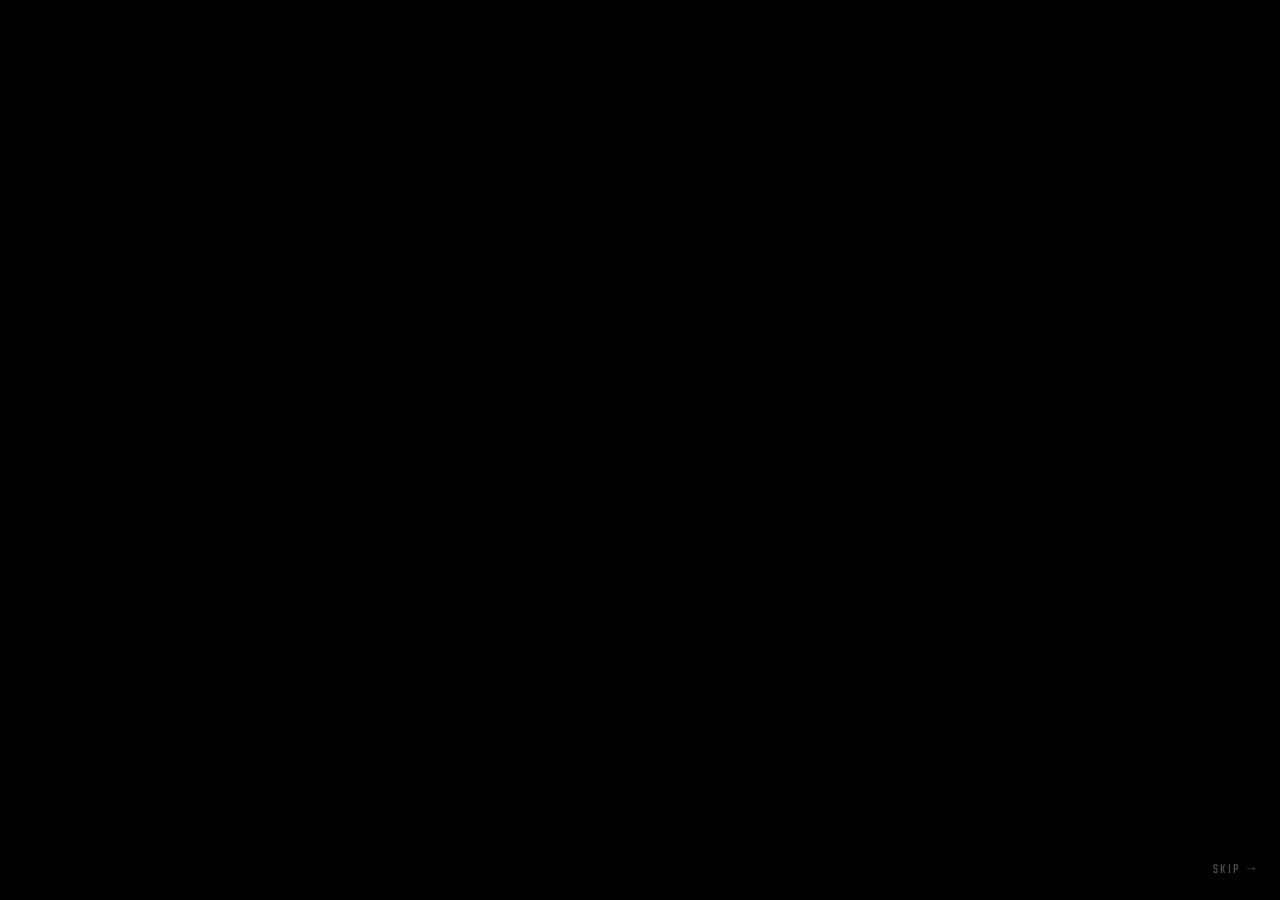
<file: index.html>
<!DOCTYPE html>
<html lang="ja">
<head>
  <meta charset="UTF-8">
  <meta name="viewport" content="width=device-width, initial-scale=1.0">
  <title>REGAL RISE — HERO MOVIE</title>
  <link href="https://fonts.googleapis.com/css2?family=Bebas+Neue&family=Anton&family=Teko:wght@400;600;700&display=swap" rel="stylesheet">
  <style>
    *, *::before, *::after { box-sizing: border-box; margin: 0; padding: 0; }

    html, body {
      width: 100%; height: 100%;
      background: #000; overflow: hidden;
      font-family: 'Bebas Neue', sans-serif;
    }

    /* ─── STAGE ─── */
    .stage {
      position: fixed; inset: 0;
      display: flex; align-items: center; justify-content: center;
      overflow: hidden;
    }

    /* ─── NOISE CANVAS ─── */
    #noise {
      position: absolute; inset: 0;
      opacity: 0;
      animation: noiseAnim 14s linear infinite;
      pointer-events: none; z-index: 1;
    }
    @keyframes noiseAnim {
      /* 0:00 イントロノイズ */
      0%          { opacity: .18; }
      7%          { opacity: .10; }
      /* 0:01 ザーザーバースト */
      8.5%        { opacity: .08; }
      9.5%        { opacity: .95; }
      11%         { opacity: .95; }
      12.5%       { opacity: .06; }
      /* 0:02 ザーザーバースト */
      18.5%       { opacity: .06; }
      19.5%       { opacity: .92; }
      21%         { opacity: .92; }
      22.5%       { opacity: .05; }
      /* 0:03 ザーザー → 完全暗転 */
      28.5%       { opacity: .05; }
      29.5%       { opacity: .90; }
      30%         { opacity: 0; }
      39%         { opacity: 0; }
      /* 0:04 暗転明けバースト */
      39.5%       { opacity: .85; }
      41%         { opacity: .85; }
      42%         { opacity: .04; }
      /* 通常期 */
      59%         { opacity: .04; }
      /* 0:08 ロゴ前バースト */
      78.5%       { opacity: .04; }
      79.5%       { opacity: .78; }
      81%         { opacity: .78; }
      82.5%       { opacity: .04; }
      100%        { opacity: .04; }
    }

    /* ─── FLASH ─── */
    .flash {
      position: absolute; inset: 0; background: #fff;
      opacity: 0; z-index: 50; pointer-events: none;
      animation: flashAnim 14s ease infinite;
    }
    @keyframes flashAnim {
      /* 1:00 切替フラッシュ */
      9%,11%   { opacity: 0; }
      10%      { opacity: .3; }
      /* 2:00 切替フラッシュ */
      19%,21%  { opacity: 0; }
      20%      { opacity: .25; }
      /* 3:00 暗転 */
      29%,41%  { opacity: 0; }
      30%,40%  { opacity: 0; }
      /* 8:00 ロゴ前 */
      79%,81%  { opacity: 0; }
      80%      { opacity: .15; }
      100%     { opacity: 0; }
    }

    /* ─── BLACKOUT (0:03–0:04) ─── */
    .blackout {
      position: absolute; inset: 0; background: #000;
      opacity: 0; z-index: 40; pointer-events: none;
      animation: blackoutAnim 14s ease infinite;
    }
    @keyframes blackoutAnim {
      0%,29%   { opacity: 0; }
      30%,40%  { opacity: 1; }
      41%,100% { opacity: 0; }
    }

    /* ─── 共通テキスト ─── */
    .scene-text {
      position: absolute; text-align: center;
      color: #fff; pointer-events: none;
      opacity: 0; z-index: 10;
    }

    /* ─── 0:00–0:01 NO SKILL ─── */
    .s-no-skill {
      font-family: 'Anton', sans-serif;
      font-size: clamp(48px, 10vw, 96px);
      letter-spacing: .05em;
      animation: noSkillAnim 14s ease infinite;
    }
    @keyframes noSkillAnim {
      0%          { opacity: 0; transform: scale(1.02); }
      2%          { opacity: 1; transform: scale(1); }
      7%          { opacity: 1; transform: scale(1); }
      10%         { opacity: 0; transform: scale(.98); }
      100%        { opacity: 0; }
    }

    /* ─── 0:01–0:02 NO NAME ─── */
    .s-no-name {
      font-family: 'Anton', sans-serif;
      font-size: clamp(48px, 10vw, 96px);
      letter-spacing: .05em;
      animation: noNameAnim 14s cubic-bezier(.22,1,.36,1) infinite;
    }
    @keyframes noNameAnim {
      0%,9%       { opacity: 0; transform: translateX(120px); }
      11%         { opacity: 1; transform: translateX(0); }
      18%         { opacity: 1; transform: translateX(0); }
      21%         { opacity: 0; transform: translateX(-60px); }
      100%        { opacity: 0; }
    }

    /* ─── 0:02–0:03 NO EXPERIENCE + GLITCH ─── */
    .s-no-exp {
      font-family: 'Anton', sans-serif;
      font-size: clamp(36px, 7vw, 80px);
      letter-spacing: .04em;
      animation: noExpAnim 14s ease infinite;
    }
    @keyframes noExpAnim {
      0%,19%      { opacity: 0; transform: translateX(0) skewX(0deg); }
      21%         { opacity: 1; transform: translateX(-4px) skewX(-2deg); filter: blur(1px); }
      22%         { opacity: 1; transform: translateX(4px) skewX(2deg); filter: blur(0); }
      23%         { opacity: 1; transform: translateX(-2px); }
      24%         { opacity: 1; transform: translateX(0); }
      28%         { opacity: 1; }
      30%         { opacity: 0; }
      100%        { opacity: 0; }
    }

    /* グリッチ重ね */
    .s-no-exp::before, .s-no-exp::after {
      content: 'NO EXPERIENCE';
      position: absolute; top: 0; left: 0; right: 0;
      animation: glitchLayer 14s ease infinite;
    }
    .s-no-exp::before {
      color: #ffffff; clip-path: polygon(0 0, 100% 0, 100% 45%, 0 45%);
      animation-name: glitchBefore;
    }
    .s-no-exp::after {
      color: #ffffff; clip-path: polygon(0 55%, 100% 55%, 100% 100%, 0 100%);
      animation-name: glitchAfter;
    }
    @keyframes glitchBefore {
      0%,20%    { opacity: 0; transform: translateX(0); }
      21%       { opacity: 1; transform: translateX(-6px); }
      23%       { opacity: 1; transform: translateX(4px); }
      25%       { opacity: 1; transform: translateX(-2px); }
      29%       { opacity: 0; }
      100%      { opacity: 0; }
    }
    @keyframes glitchAfter {
      0%,20%    { opacity: 0; transform: translateX(0); }
      21%       { opacity: 1; transform: translateX(5px); }
      23%       { opacity: 1; transform: translateX(-3px); }
      25%       { opacity: 1; transform: translateX(1px); }
      29%       { opacity: 0; }
      100%      { opacity: 0; }
    }

    /* ─── 0:04–0:06 DOESN'T MATTER ─── */
    .s-doesnt {
      font-family: 'Bebas Neue', sans-serif;
      font-size: clamp(80px, 22vw, 280px);
      color: #fff; letter-spacing: -.02em;
      line-height: .9;
      animation: doesntAnim 14s cubic-bezier(.22,1,.36,1) infinite;
    }
    @keyframes doesntAnim {
      0%,39%    { opacity: 0; transform: scale(.85); }
      41%       { opacity: 1; transform: scale(1.05); }
      44%       { opacity: 1; transform: scale(1); }
      57%       { opacity: 1; transform: scale(1.02); }
      60%       { opacity: 0; transform: scale(1.05); }
      100%      { opacity: 0; }
    }

    /* ─── 0:06–0:08 ALL YOU NEED / IS THE COURAGE / TO START ─── */
    .s-lines {
      display: flex; flex-direction: column; align-items: center;
      gap: clamp(8px, 2vh, 20px);
    }
    .s-line {
      font-family: 'Teko', sans-serif;
      font-size: clamp(40px, 9vw, 120px);
      font-weight: 600; color: #fff;
      letter-spacing: .06em; opacity: 0;
      transform: translateY(30px);
    }
    .s-line-1 { animation: lineAnim 14s ease infinite; animation-delay: 0s; }
    .s-line-2 { animation: lineAnim 14s ease infinite; animation-delay: .4s; }
    .s-line-3 { animation: lineAnim 14s ease infinite; animation-delay: .8s; }

    /* ─── "TO START" だけ赤 ─── */
    .s-line-3 { color: #FF1E1E; }

    @keyframes lineAnim {
      0%,59%    { opacity: 0; transform: translateY(30px); }
      62%       { opacity: 1; transform: translateY(0); }
      77%       { opacity: 1; transform: translateY(0); }
      80%       { opacity: 0; transform: translateY(-10px); }
      100%      { opacity: 0; }
    }

    /* ─── 0:08–0:10 RED LIGHT ─── */
    .red-light {
      position: absolute; inset: 0;
      background: radial-gradient(ellipse at 50% 60%, rgba(255,30,30,.4) 0%, transparent 65%);
      opacity: 0; z-index: 5; pointer-events: none;
      animation: redLightAnim 14s ease infinite;
    }
    @keyframes redLightAnim {
      0%,78%    { opacity: 0; }
      82%       { opacity: 1; }
      90%       { opacity: .8; }
      97%       { opacity: .6; }
      100%      { opacity: 0; }
    }

    /* 走る赤い光線 */
    .red-streak {
      position: absolute; left: 0; right: 0; height: 3px; top: -3px;
      background: linear-gradient(90deg, transparent, #FF1E1E, #fff, #FF1E1E, transparent);
      opacity: 0; z-index: 6; pointer-events: none;
      box-shadow: 0 0 16px #FF1E1E;
      animation: streakAnim 14s ease infinite;
    }
    .red-streak:nth-child(2) { animation-delay: .15s; height: 2px; opacity: 0; }
    @keyframes streakAnim {
      0%,79%    { opacity: 0; top: -3px; }
      80%       { opacity: .8; top: 0; }
      88%       { opacity: .4; top: 100%; }
      90%,100%  { opacity: 0; }
    }

    /* ─── 0:08–LOOP ロゴ ─── */
    .s-logo {
      display: flex; flex-direction: column; align-items: center;
      gap: 8px; opacity: 0; z-index: 20;
      animation: logoAnim 14s cubic-bezier(.22,1,.36,1) infinite;
    }
    .s-logo img {
      height: clamp(60px, 10vw, 100px);
      filter: invert(1);
    }
    .s-logo-title {
      font-family: 'Bebas Neue', sans-serif;
      font-size: clamp(56px, 11vw, 140px);
      color: #fff; letter-spacing: .08em; line-height: 1;
    }
    .s-logo-sub {
      font-family: 'Teko', sans-serif; font-size: clamp(14px, 2.5vw, 22px);
      letter-spacing: .35em; color: rgba(255,255,255,.5);
      text-transform: uppercase;
    }
    @keyframes logoAnim {
      0%,79%    { opacity: 0; transform: scale(.95); }
      82%       { opacity: 1; transform: scale(1.02); }
      86%,100%  { opacity: 1; transform: scale(1); }
    }

    /* ─── SCANLINE OVERLAY ─── */
    .scanlines {
      position: absolute; inset: 0;
      background: repeating-linear-gradient(
        0deg,
        transparent,
        transparent 2px,
        rgba(0,0,0,.08) 2px,
        rgba(0,0,0,.08) 4px
      );
      pointer-events: none; z-index: 100; opacity: .6;
    }

    /* ─── VIGNETTE ─── */
    .vignette {
      position: absolute; inset: 0;
      background: radial-gradient(ellipse at 50% 50%, transparent 50%, rgba(0,0,0,.7) 100%);
      pointer-events: none; z-index: 8;
    }

    /* ─── PROGRESS BAR ─── */
    .progress {
      position: fixed; bottom: 0; left: 0;
      height: 2px; background: #FF1E1E;
      animation: progressAnim 14s linear infinite;
      z-index: 200; transform-origin: left;
    }
    @keyframes progressAnim {
      from { width: 0; }
      to   { width: 100%; }
    }

    /* ─── SKIP/REPLAY ─── */
    .controls {
      position: fixed; bottom: 20px; right: 20px;
      font-family: 'Teko', sans-serif; font-size: 14px;
      letter-spacing: .15em; color: rgba(255,255,255,.3);
      z-index: 300; cursor: pointer;
      transition: color .2s;
    }
    .controls:hover { color: rgba(255,255,255,.8); }

    /* mobile */
    @media (max-width: 600px) {
      .s-doesnt { font-size: clamp(72px, 24vw, 200px); }
    }
    @media (prefers-reduced-motion: reduce) {
      * { animation-play-state: paused !important; }
    }
  </style>
</head>
<body>

<div class="stage">
  <!-- エフェクト層 -->
  <canvas id="noise"></canvas>
  <div class="flash"></div>
  <div class="blackout"></div>
  <div class="red-light"></div>
  <div class="red-streak"></div>
  <div class="red-streak" style="animation-delay:.15s"></div>
  <div class="vignette"></div>
  <div class="scanlines"></div>

  <!-- 0:00–0:01 NO SKILL -->
  <p class="scene-text s-no-skill">NO SKILL</p>

  <!-- 0:01–0:02 NO NAME -->
  <p class="scene-text s-no-name">NO NAME</p>

  <!-- 0:02–0:03 NO EXPERIENCE -->
  <p class="scene-text s-no-exp">NO EXPERIENCE</p>

  <!-- 0:04–0:06 DOESN'T MATTER -->
  <p class="scene-text s-doesnt">DOESN'T<br>MATTER.</p>

  <!-- 0:06–0:08 3行 -->
  <div class="scene-text s-lines" style="animation: lineWrap 14s ease infinite;">
    <p class="s-line s-line-1">ALL YOU NEED</p>
    <p class="s-line s-line-2">IS THE COURAGE</p>
    <p class="s-line s-line-3">TO START.</p>
  </div>

  <!-- 0:08–LOOP ロゴ -->
  <div class="scene-text s-logo">
    <img src="assets/logo/regalrise_logo.png" alt="RegalRise">
    <p class="s-logo-title">REGAL RISE</p>
    <p class="s-logo-sub">Your Journey Starts Here</p>
  </div>
</div>

<!-- フェードアウト幕 -->
<div id="fade-out" style="
  position:fixed;inset:0;background:#000;
  opacity:0;pointer-events:none;z-index:9999;
  transition:opacity .55s ease;
"></div>

<!-- プログレスバー -->
<div class="progress"></div>

<!-- SKIP ボタン -->
<div class="controls" id="skip-btn">SKIP →</div>

<style>
  @keyframes lineWrap {
    0%,59%  { opacity: 0; pointer-events: none; }
    60%     { opacity: 1; }
    79%     { opacity: 1; }
    81%     { opacity: 0; }
    100%    { opacity: 0; }
  }
</style>

<script>
  const canvas = document.getElementById('noise');
  const ctx = canvas.getContext('2d');
  let burstMode = false;

  function resize() {
    canvas.width  = window.innerWidth;
    canvas.height = window.innerHeight;
  }
  resize();
  window.addEventListener('resize', resize);

  function drawNoise() {
    const W = canvas.width, H = canvas.height;
    const img = ctx.createImageData(W, H);
    const d = img.data;
    if (burstMode) {
      // テレビ砂嵐：RGB 独立ランダム、高 alpha
      for (let i = 0; i < d.length; i += 4) {
        d[i]   = Math.random() * 255;
        d[i+1] = Math.random() * 255;
        d[i+2] = Math.random() * 255;
        d[i+3] = 180 + Math.random() * 75;
      }
    } else {
      // 通常モノクロノイズ
      for (let i = 0; i < d.length; i += 4) {
        const v = Math.random() > .5 ? 255 : 0;
        d[i] = d[i+1] = d[i+2] = v;
        d[i+3] = Math.random() * 55;
      }
    }
    ctx.putImageData(img, 0, 0);
  }

  // シーン切り替わりタイミング（ms）に合わせてバーストを打つ
  const LOOP_MS   = 14000;
  const BURST_MS  = [1330, 2730, 4130, 5530, 11130]; // 各切替 70ms 前（14s換算）
  const BURST_DUR = 700;

  function triggerBurst() {
    burstMode = true;
    setTimeout(() => { burstMode = false; }, BURST_DUR);
  }

  const pageLoad = performance.now();

  function scheduleBurst(targetMs) {
    const elapsed = (performance.now() - pageLoad) % LOOP_MS;
    let delay = targetMs - elapsed;
    if (delay < 0) delay += LOOP_MS;
    setTimeout(() => {
      triggerBurst();
      setTimeout(() => scheduleBurst(targetMs), LOOP_MS);
    }, delay);
  }

  BURST_MS.forEach(t => scheduleBurst(t));

  function noiseLoop() {
    drawNoise();
    setTimeout(noiseLoop, burstMode ? 28 : 45);
  }
  noiseLoop();

  // ── 遷移先 HP ──
  const HP_URL = './home.html';

  function goToHP() {
    const fade = document.getElementById('fade-out');
    fade.style.pointerEvents = 'all';
    fade.style.opacity = '1';
    setTimeout(() => { window.location.href = HP_URL; }, 600);
  }

  // ロゴが安定した12.8秒で遷移開始（14秒ループが戻る前に黒にする）
  setTimeout(goToHP, 12800);

  // SKIP ボタン
  document.getElementById('skip-btn').addEventListener('click', goToHP);
</script>
</body>
</html>
</file>
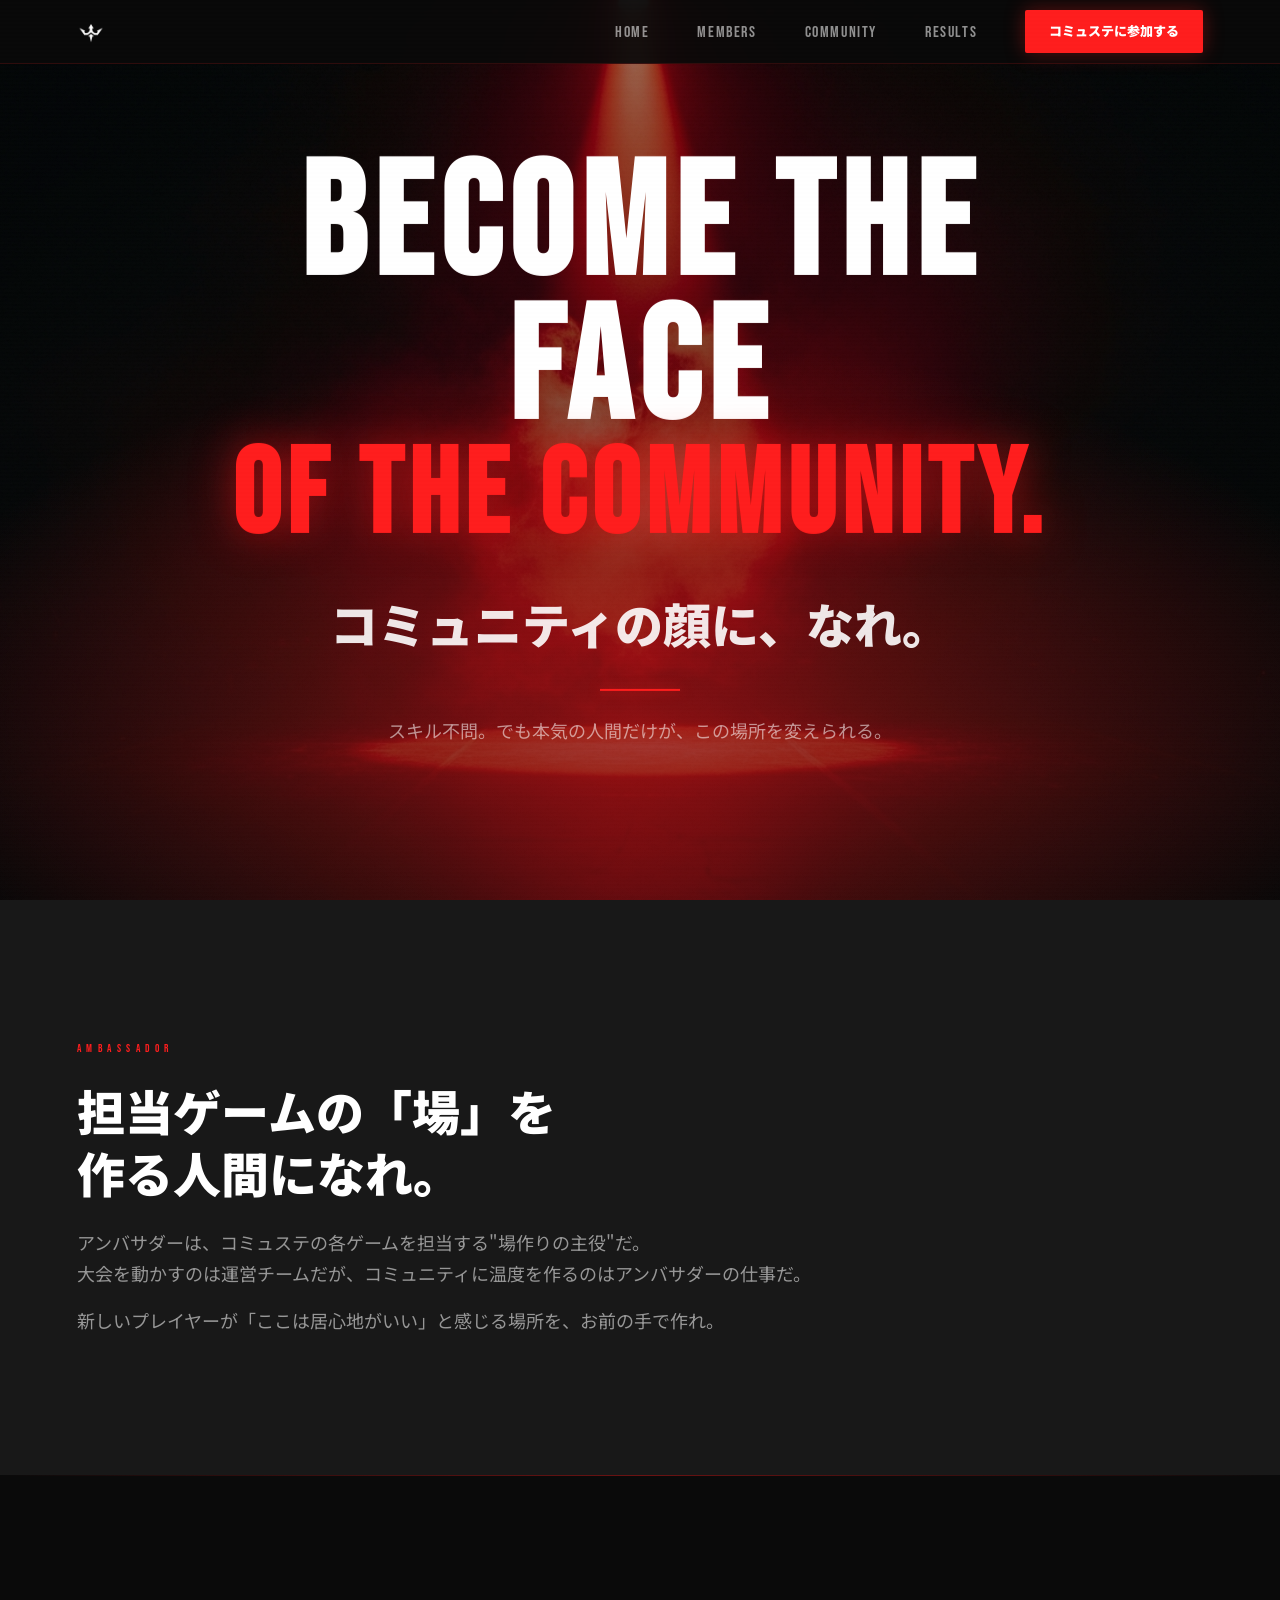
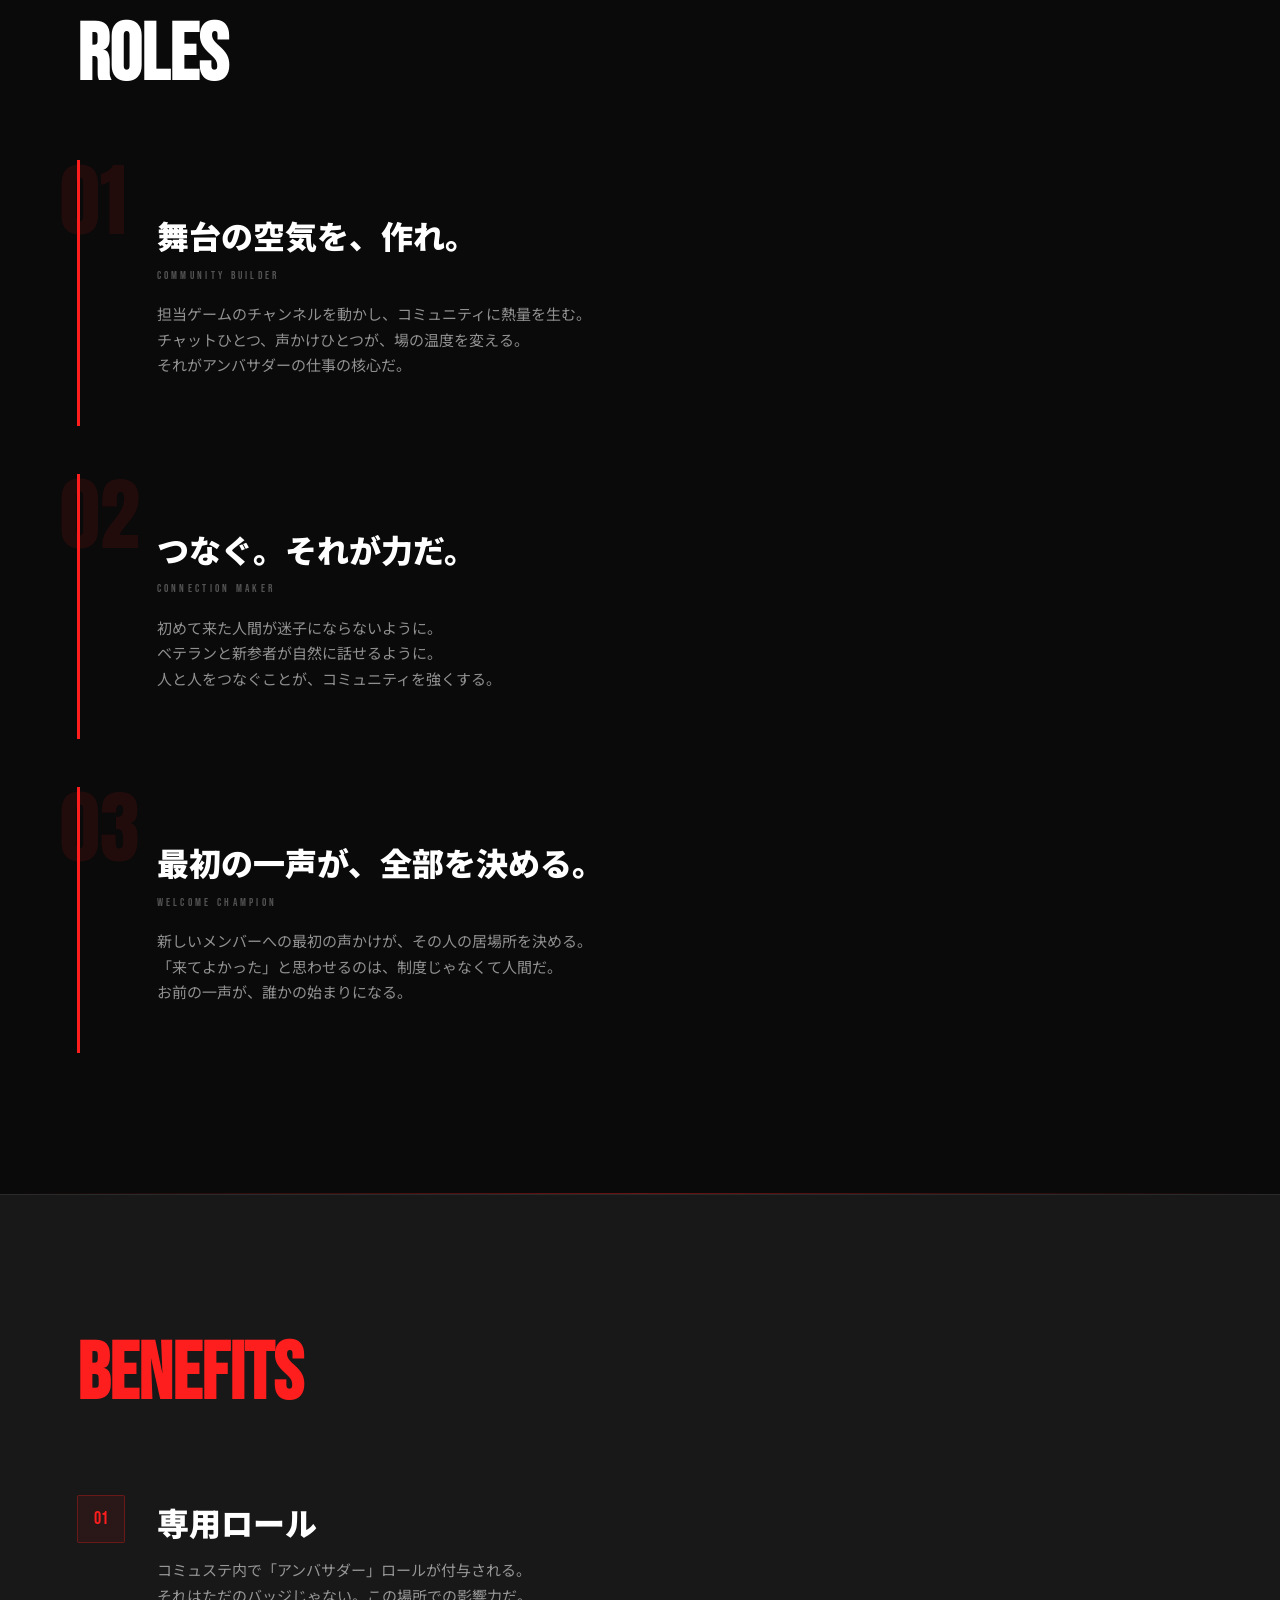
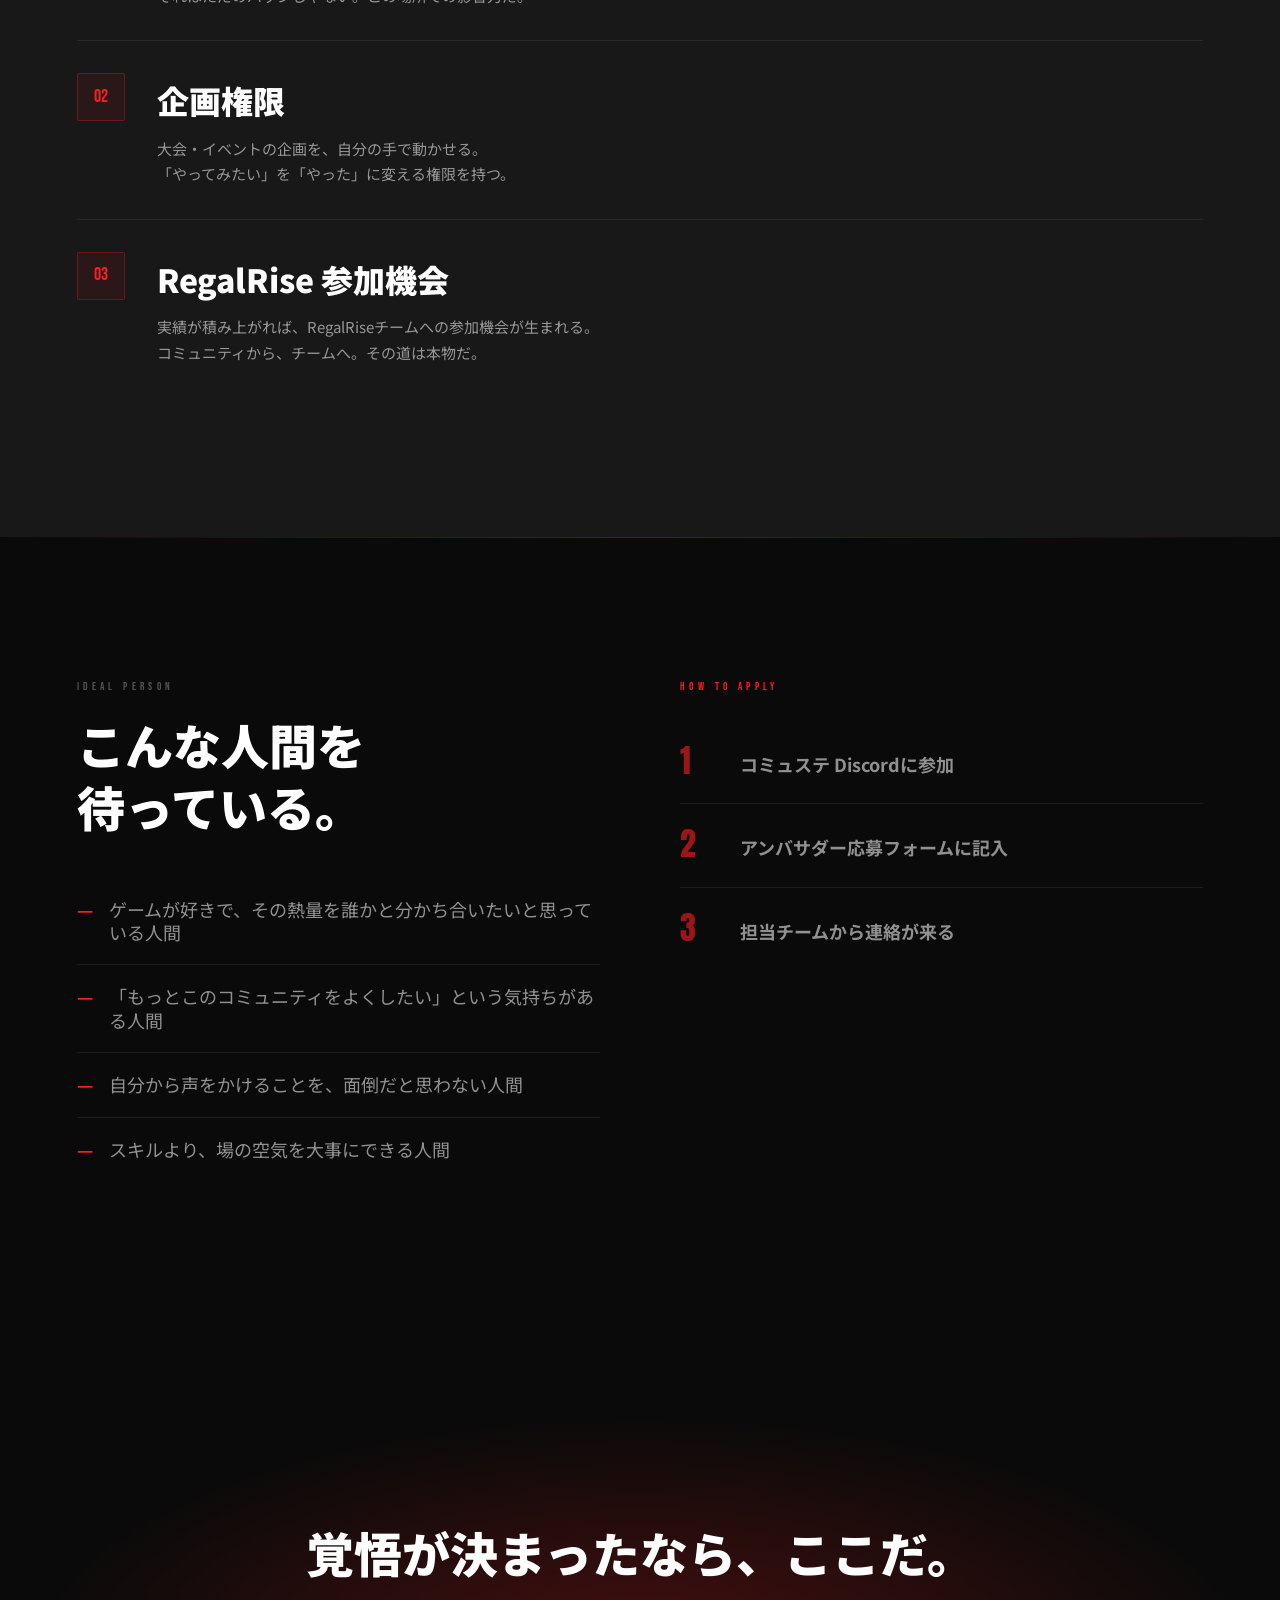
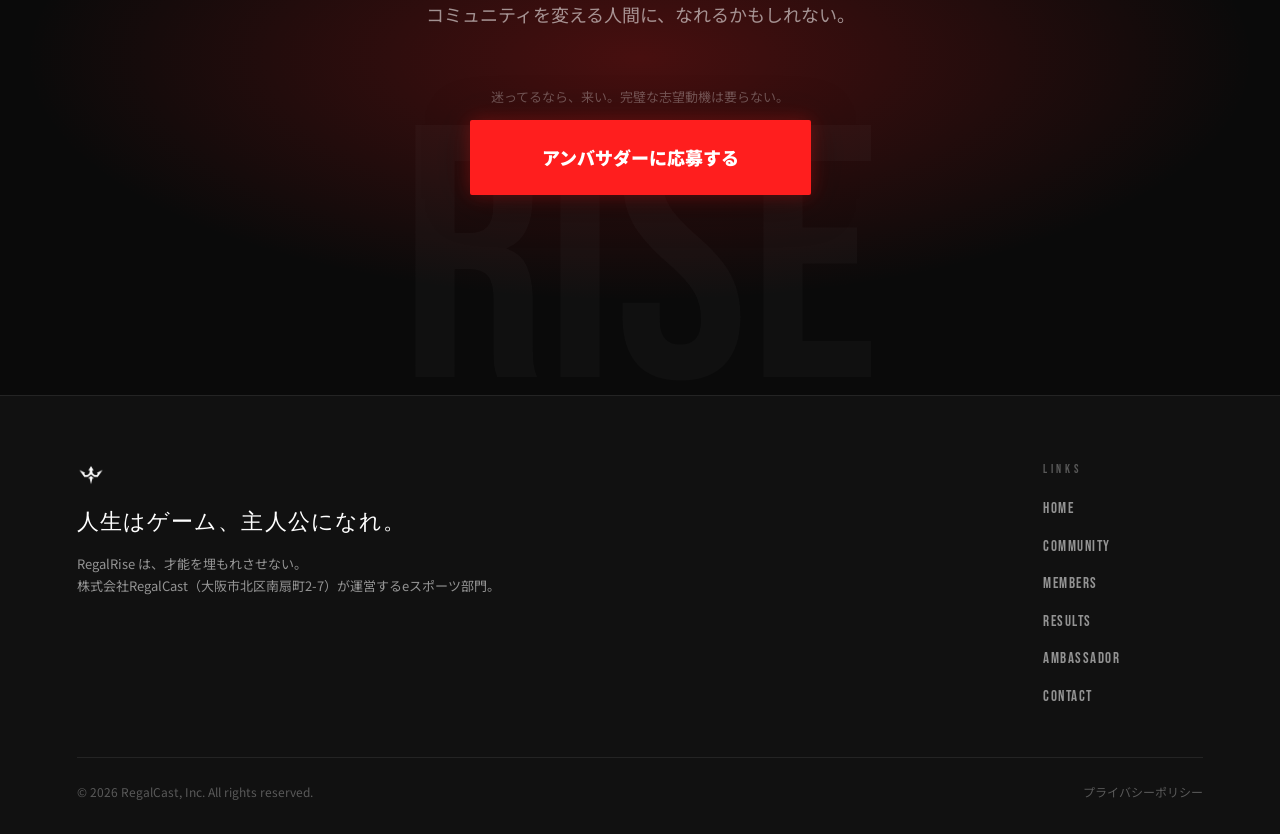
<file: ambassador.html>
<!DOCTYPE html>
<html lang="ja">
<head>
  <meta charset="UTF-8">
  <meta name="viewport" content="width=device-width, initial-scale=1.0">
  <title>AMBASSADOR — RegalRise アンバサダー募集</title>
  <meta name="description" content="コミュニティの顔に、なれ。スキル不問。でも本気の人間だけが、この場所を変えられる。RegalRise アンバサダー制度。">
  <link rel="icon" type="image/png" href="assets/logo/favicon.png">
  <link rel="apple-touch-icon" href="assets/logo/regalrise_logo.png">
  <link rel="preconnect" href="https://fonts.googleapis.com">
  <link rel="preconnect" href="https://fonts.gstatic.com" crossorigin>
  <link href="https://fonts.googleapis.com/css2?family=Bebas+Neue&family=Anton&family=Noto+Sans+JP:wght@400;700;900&display=swap" rel="stylesheet">
  <link rel="stylesheet" href="assets/css/variables.css">
  <link rel="stylesheet" href="assets/css/base.css">
  <link rel="stylesheet" href="assets/css/nav.css">
  <style>
    /* ── HERO ── */
    .ambassador-hero {
      position: relative;
      height: 100vh;
      min-height: 600px;
      background:
        linear-gradient(to bottom, rgba(10,10,10,0.4) 0%, rgba(10,10,10,0.7) 100%),
        url('assets/images/ambassador_hero.png') center/cover no-repeat,
        #0A0A0A;
      overflow: hidden;
    }

    .ambassador-hero-glow {
      position: absolute;
      inset: 0;
      background: radial-gradient(ellipse 100% 70% at 50% 80%, rgba(255,30,30,0.45) 0%, transparent 60%);
      pointer-events: none;
      z-index: 0;
    }

    .ambassador-hero-text {
      position: absolute;
      top: 50%;
      left: 50%;
      transform: translate(-50%, -50%);
      text-align: center;
      z-index: 10;
      width: min(90%, 900px);
    }

    .hero-main-line1 {
      font-family: var(--font-display);
      font-size: var(--text-display-xl);
      color: #FFFFFF;
      letter-spacing: 0.05em;
      line-height: 0.9;
    }

    .hero-main-line2 {
      font-family: var(--font-display);
      font-size: calc(var(--text-display-xl) * 0.75);
      color: var(--color-red);
      text-shadow: var(--shadow-text-glow);
      letter-spacing: 0.05em;
      line-height: 0.9;
    }

    .hero-ja-sub {
      margin-top: 32px;
      font-family: var(--font-body);
      font-weight: 900;
      font-size: var(--text-h2);
      color: rgba(255,255,255,0.9);
    }

    .hero-red-rule {
      margin: 24px auto 0;
      width: 80px;
      height: 2px;
      background: var(--color-red);
      box-shadow: 0 0 12px rgba(255,30,30,0.6);
    }

    .hero-sub-copy {
      margin-top: 24px;
      font-family: var(--font-body);
      font-weight: 400;
      font-size: var(--text-body-l);
      color: var(--color-text-secondary);
    }

    /* ── WHAT IS ── */
    .whatis-section {
      background: var(--color-black-soft);
      padding: var(--section-pad-y) clamp(20px, 6vw, 80px);
    }

    .whatis-inner {
      max-width: var(--container-max);
      margin: 0 auto;
      display: grid;
      grid-template-columns: 1fr 200px;
      gap: 64px;
      align-items: flex-start;
    }

    .whatis-label {
      font-family: var(--font-display);
      font-size: 11px;
      letter-spacing: 0.5em;
      color: var(--color-red);
      margin-bottom: 20px;
    }

    .whatis-heading {
      font-family: var(--font-body);
      font-weight: 900;
      font-size: var(--text-h2);
      color: #FFFFFF;
      line-height: var(--leading-snug);
    }

    .whatis-body {
      margin-top: 24px;
      font-family: var(--font-body);
      font-weight: 400;
      font-size: var(--text-body-l);
      color: var(--color-text-secondary);
      line-height: var(--leading-normal);
    }

    /* ── ROLES ── */
    .roles-section {
      background: var(--color-black);
      padding: var(--section-pad-y) clamp(20px, 6vw, 80px);
    }

    .roles-inner {
      max-width: var(--container-max);
      margin: 0 auto;
    }

    .roles-title {
      font-family: var(--font-display);
      font-size: var(--text-display-m);
      color: #FFFFFF;
      line-height: 1;
      margin-bottom: 64px;
    }

    /* 縦3シーン */
    .role-scene {
      position: relative;
      padding: 48px 0 48px clamp(32px, 6vw, 80px);
      border-left: var(--border-left-accent);
      margin-bottom: 48px;
      overflow: visible;
    }

    .role-scene:last-child {
      margin-bottom: 0;
    }

    /* シーン2（特典）の左ラインをgoldに */
    .role-scene-benefits {
      border-left: 3px solid var(--color-gold);
    }

    .role-scene-number {
      position: absolute;
      left: -20px;
      top: 0;
      font-family: var(--font-impact);
      font-size: 80px;
      color: rgba(255,30,30,0.10);
      line-height: 1;
      pointer-events: none;
      user-select: none;
    }

    .role-scene-benefits .role-scene-number {
      color: rgba(232,161,90,0.10);
    }

    .role-title {
      font-family: var(--font-body);
      font-weight: 900;
      font-size: var(--text-h3);
      color: #FFFFFF;
      position: relative;
      z-index: 1;
    }

    .role-en {
      margin-top: 4px;
      font-family: var(--font-display);
      font-size: 11px;
      letter-spacing: 0.3em;
      color: var(--color-text-muted);
    }

    .role-body {
      margin-top: 16px;
      font-family: var(--font-body);
      font-weight: 400;
      font-size: var(--text-body);
      color: var(--color-text-secondary);
      line-height: var(--leading-normal);
      max-width: 560px;
    }

    /* ── BENEFITS ── */
    .benefits-section {
      background: var(--color-black-soft);
      padding: var(--section-pad-y) clamp(20px, 6vw, 80px);
      border-top: 1px solid var(--color-border);
    }

    .benefits-inner {
      max-width: var(--container-max);
      margin: 0 auto;
    }

    .benefits-title {
      font-family: var(--font-display);
      font-size: var(--text-display-m);
      color: var(--color-red);
      line-height: 1;
      margin-bottom: 48px;
    }

    .benefit-item {
      display: flex;
      align-items: flex-start;
      gap: 32px;
      padding: 32px 0;
      border-bottom: 1px solid var(--color-border);
    }

    .benefit-item:last-child {
      border-bottom: none;
    }

    .benefit-icon {
      width: 48px;
      height: 48px;
      border-radius: var(--radius-badge);
      background: var(--color-red-glow-soft);
      border: 1px solid var(--color-red-border);
      display: flex;
      align-items: center;
      justify-content: center;
      flex-shrink: 0;
      font-family: var(--font-display);
      font-size: 18px;
      color: var(--color-red);
    }

    .benefit-content {}

    .benefit-title {
      font-family: var(--font-body);
      font-weight: 900;
      font-size: var(--text-h3);
      color: #FFFFFF;
      margin-bottom: 8px;
    }

    .benefit-body {
      font-family: var(--font-body);
      font-weight: 400;
      font-size: var(--text-body);
      color: var(--color-text-secondary);
      line-height: var(--leading-normal);
    }

    /* ── IDEAL ── */
    .ideal-section {
      background: var(--color-black);
      padding: var(--section-pad-y) clamp(20px, 6vw, 80px);
    }

    .ideal-inner {
      max-width: var(--container-max);
      margin: 0 auto;
      display: grid;
      grid-template-columns: 1fr 1fr;
      gap: 80px;
      align-items: flex-start;
    }

    .ideal-left {}

    .ideal-label {
      font-family: var(--font-display);
      font-size: 11px;
      letter-spacing: 0.4em;
      color: var(--color-text-muted);
      margin-bottom: 16px;
    }

    .ideal-heading {
      font-family: var(--font-body);
      font-weight: 900;
      font-size: var(--text-h2);
      color: #FFFFFF;
      line-height: var(--leading-snug);
    }

    .ideal-list {
      margin-top: 40px;
      display: flex;
      flex-direction: column;
      gap: 0;
    }

    .ideal-item {
      display: flex;
      align-items: flex-start;
      gap: 16px;
      padding: 20px 0;
      border-bottom: 1px solid var(--color-border);
      font-family: var(--font-body);
      font-weight: 400;
      font-size: var(--text-body-l);
      color: var(--color-text-secondary);
      line-height: var(--leading-snug);
    }

    .ideal-item:last-child {
      border-bottom: none;
    }

    .ideal-item::before {
      content: '—';
      color: var(--color-red);
      font-family: var(--font-body);
      font-weight: 700;
      flex-shrink: 0;
    }

    /* 応募フロー */
    .apply-flow {
      display: flex;
      flex-direction: column;
      gap: 0;
    }

    .apply-flow-label {
      font-family: var(--font-display);
      font-size: 11px;
      letter-spacing: 0.4em;
      color: var(--color-red);
      margin-bottom: 24px;
    }

    .flow-step {
      display: flex;
      align-items: flex-start;
      gap: 24px;
      padding: 24px 0;
      border-bottom: 1px solid var(--color-border);
    }

    .flow-step:last-child {
      border-bottom: none;
    }

    .flow-step-num {
      font-family: var(--font-impact);
      font-size: 32px;
      color: var(--color-red);
      opacity: 0.6;
      line-height: 1;
      flex-shrink: 0;
      min-width: 36px;
    }

    .flow-step-text {
      font-family: var(--font-body);
      font-weight: 700;
      font-size: var(--text-body-l);
      color: var(--color-text-secondary);
      padding-top: 4px;
    }

    /* ── APPLY CTA ── */
    .apply-cta {
      position: relative;
      background: var(--color-black);
      padding: clamp(100px, 16vw, 200px) clamp(20px, 6vw, 80px);
      overflow: hidden;
      text-align: center;
    }

    .apply-cta-glow {
      position: absolute;
      inset: 0;
      background: radial-gradient(ellipse 80% 60% at 50% 50%, rgba(255,30,30,0.25) 0%, transparent 60%);
      pointer-events: none;
      z-index: 0;
    }

    .apply-cta-deco {
      position: absolute;
      bottom: -8%;
      left: 50%;
      transform: translateX(-50%);
      font-family: var(--font-display);
      font-size: 360px;
      color: rgba(255,255,255,0.025);
      pointer-events: none;
      user-select: none;
      white-space: nowrap;
      line-height: 1;
      z-index: 0;
    }

    .apply-cta-inner {
      position: relative;
      z-index: 10;
    }

    .apply-cta-heading {
      font-family: var(--font-body);
      font-weight: 900;
      font-size: var(--text-h2);
      color: #FFFFFF;
      line-height: var(--leading-snug);
    }

    .apply-cta-body {
      margin-top: 16px;
      font-family: var(--font-body);
      font-weight: 400;
      font-size: var(--text-body-l);
      color: var(--color-text-secondary);
      line-height: var(--leading-normal);
    }

    .apply-cta-hint {
      margin-bottom: 12px;
      font-family: var(--font-body);
      font-weight: 400;
      font-size: 13px;
      color: var(--color-text-muted);
    }

    .btn-apply {
      display: inline-flex;
      align-items: center;
      gap: 8px;
      background: var(--color-red);
      color: #FFFFFF;
      border: none;
      padding: 22px 72px;
      font-family: var(--font-body);
      font-weight: 900;
      font-size: 18px;
      border-radius: var(--radius-btn);
      box-shadow: var(--shadow-btn-red), 0 4px 40px rgba(0,0,0,0.5);
      cursor: pointer;
      transition: var(--transition-slow);
      white-space: nowrap;
      text-decoration: none;
    }

    .btn-apply:hover {
      background: #CC1818;
      box-shadow: 0 0 40px rgba(255,30,30,0.5), 0 4px 40px rgba(0,0,0,0.5);
      transform: translateY(-2px);
    }

    /* ── RESPONSIVE ── */
    @media (max-width: 1199px) {
      .whatis-inner {
        grid-template-columns: 1fr;
        gap: 0;
      }

      .ideal-inner {
        grid-template-columns: 1fr;
        gap: 56px;
      }
    }

    @media (max-width: 767px) {
      .ambassador-hero-text {
        width: 90%;
      }

      .role-scene {
        padding: 36px 0 36px clamp(24px, 5vw, 48px);
      }

      .role-scene-number {
        display: none;
      }

      .btn-apply {
        padding: 18px 40px;
        font-size: 16px;
        width: 100%;
        justify-content: center;
      }
    
      .ambassador-hero-text .hero-main-en, .hero-main-en { font-size: clamp(36px, 10vw, 160px); }
    }
  </style>
</head>
<body>

<!-- ノイズキャンバス -->
<canvas id="noise-canvas" style="position:fixed;inset:0;pointer-events:none;z-index:1;opacity:0.025;"></canvas>
<div class="scanlines"></div>

<!-- ナビゲーション -->
<nav class="nav">
  <a href="home.html" class="nav-logo">
    <img src="assets/logo/regalrise_logo.png" alt="RegalRise">
  </a>
  <ul class="nav-links">
    <li><a href="home.html" class="nav-link">HOME</a></li>
    <li><a href="members.html" class="nav-link">MEMBERS</a></li>
    <li><a href="community.html" class="nav-link">COMMUNITY</a></li>
    <li><a href="results.html" class="nav-link">RESULTS</a></li>
  </ul>
  <a href="community.html" class="btn-primary nav-cta">コミュステに参加する</a>
  <button class="nav-hamburger" aria-label="メニューを開く" aria-expanded="false">
    <span></span><span></span><span></span>
  </button>
</nav>

<!-- モバイルメニュー -->
<div class="nav-mobile-menu" role="navigation" aria-label="モバイルナビゲーション">
  <a href="home.html">HOME</a>
  <a href="members.html">MEMBERS</a>
  <a href="community.html">COMMUNITY</a>
  <a href="results.html">RESULTS</a>
  <a href="ambassador.html">AMBASSADOR</a>
  <a href="community.html" class="btn-primary">コミュステに参加する</a>
</div>

<!-- HERO -->
<section class="ambassador-hero" aria-labelledby="amb-hero-heading">
  <div class="ambassador-hero-glow"></div>
  <div class="ambassador-hero-text">
    <h1 id="amb-hero-heading">
      <span class="hero-main-line1 glitch-once" style="animation-delay: 0.1s; display:block;">BECOME THE FACE</span>
      <span class="hero-main-line2 glitch-once" style="animation-delay: 0.4s; display:block;">OF THE COMMUNITY.</span>
    </h1>
    <p class="hero-ja-sub">コミュニティの顔に、なれ。</p>
    <div class="hero-red-rule"></div>
    <p class="hero-sub-copy">スキル不問。でも本気の人間だけが、この場所を変えられる。</p>
  </div>
</section>

<!-- WHAT IS -->
<section class="whatis-section" aria-labelledby="whatis-heading">
  <div class="whatis-inner">
    <div>
      <p class="whatis-label fade-up">AMBASSADOR</p>
      <h2 class="whatis-heading fade-up delay-1" id="whatis-heading">担当ゲームの「場」を<br>作る人間になれ。</h2>
      <div class="whatis-body fade-up delay-2">
        <p>
          アンバサダーは、コミュステの各ゲームを担当する"場作りの主役"だ。<br>
          大会を動かすのは運営チームだが、コミュニティに温度を作るのはアンバサダーの仕事だ。
        </p>
        <p style="margin-top: 16px;">
          新しいプレイヤーが「ここは居心地がいい」と感じる場所を、お前の手で作れ。
        </p>
      </div>
    </div>
    <!-- 右側は空気として使う -->
    <div></div>
  </div>
</section>

<hr class="energy-line">

<!-- ROLES（3シーン縦並び） -->
<section class="roles-section" aria-labelledby="roles-heading">
  <div class="roles-inner">
    <h2 class="roles-title fade-up" id="roles-heading">ROLES</h2>

    <!-- シーン1：場作り -->
    <div class="role-scene fade-up">
      <span class="role-scene-number">01</span>
      <h3 class="role-title">舞台の空気を、作れ。</h3>
      <p class="role-en">COMMUNITY BUILDER</p>
      <p class="role-body">
        担当ゲームのチャンネルを動かし、コミュニティに熱量を生む。<br>
        チャットひとつ、声かけひとつが、場の温度を変える。<br>
        それがアンバサダーの仕事の核心だ。
      </p>
    </div>

    <!-- シーン2：交流促進 -->
    <div class="role-scene fade-up">
      <span class="role-scene-number">02</span>
      <h3 class="role-title">つなぐ。それが力だ。</h3>
      <p class="role-en">CONNECTION MAKER</p>
      <p class="role-body">
        初めて来た人間が迷子にならないように。<br>
        ベテランと新参者が自然に話せるように。<br>
        人と人をつなぐことが、コミュニティを強くする。
      </p>
    </div>

    <!-- シーン3：新規歓迎 -->
    <div class="role-scene fade-up">
      <span class="role-scene-number">03</span>
      <h3 class="role-title">最初の一声が、全部を決める。</h3>
      <p class="role-en">WELCOME CHAMPION</p>
      <p class="role-body">
        新しいメンバーへの最初の声かけが、その人の居場所を決める。<br>
        「来てよかった」と思わせるのは、制度じゃなくて人間だ。<br>
        お前の一声が、誰かの始まりになる。
      </p>
    </div>
  </div>
</section>

<hr class="energy-line">

<!-- BENEFITS（特典） -->
<section class="benefits-section" aria-labelledby="benefits-heading">
  <div class="benefits-inner">
    <h2 class="benefits-title fade-up" id="benefits-heading">BENEFITS</h2>

    <div class="benefit-item fade-up delay-1">
      <div class="benefit-icon">01</div>
      <div class="benefit-content">
        <h3 class="benefit-title">専用ロール</h3>
        <p class="benefit-body">
          コミュステ内で「アンバサダー」ロールが付与される。<br>
          それはただのバッジじゃない。この場所での影響力だ。
        </p>
      </div>
    </div>

    <div class="benefit-item fade-up delay-2">
      <div class="benefit-icon">02</div>
      <div class="benefit-content">
        <h3 class="benefit-title">企画権限</h3>
        <p class="benefit-body">
          大会・イベントの企画を、自分の手で動かせる。<br>
          「やってみたい」を「やった」に変える権限を持つ。
        </p>
      </div>
    </div>

    <div class="benefit-item fade-up delay-3">
      <div class="benefit-icon">03</div>
      <div class="benefit-content">
        <h3 class="benefit-title">RegalRise 参加機会</h3>
        <p class="benefit-body">
          実績が積み上がれば、RegalRiseチームへの参加機会が生まれる。<br>
          コミュニティから、チームへ。その道は本物だ。
        </p>
      </div>
    </div>
  </div>
</section>

<hr class="energy-line">

<!-- IDEAL + APPLY FLOW -->
<section class="ideal-section" aria-labelledby="ideal-heading">
  <div class="ideal-inner">
    <div class="ideal-left">
      <p class="ideal-label fade-up">IDEAL PERSON</p>
      <h2 class="ideal-heading fade-up delay-1" id="ideal-heading">こんな人間を<br>待っている。</h2>
      <ul class="ideal-list fade-up delay-2" aria-label="こんな人に来てほしい">
        <li class="ideal-item">ゲームが好きで、その熱量を誰かと分かち合いたいと思っている人間</li>
        <li class="ideal-item">「もっとこのコミュニティをよくしたい」という気持ちがある人間</li>
        <li class="ideal-item">自分から声をかけることを、面倒だと思わない人間</li>
        <li class="ideal-item">スキルより、場の空気を大事にできる人間</li>
      </ul>
    </div>

    <div class="fade-up delay-2">
      <p class="apply-flow-label">HOW TO APPLY</p>
      <div class="apply-flow">
        <div class="flow-step">
          <span class="flow-step-num">1</span>
          <span class="flow-step-text">コミュステ Discordに参加</span>
        </div>
        <div class="flow-step">
          <span class="flow-step-num">2</span>
          <span class="flow-step-text">アンバサダー応募フォームに記入</span>
        </div>
        <div class="flow-step">
          <span class="flow-step-num">3</span>
          <span class="flow-step-text">担当チームから連絡が来る</span>
        </div>
      </div>
    </div>
  </div>
</section>

<!-- APPLY CTA -->
<section class="apply-cta" aria-labelledby="apply-cta-heading">
  <div class="apply-cta-glow"></div>
  <div class="apply-cta-deco" aria-hidden="true">RISE</div>

  <div class="apply-cta-inner">
    <h2 class="apply-cta-heading fade-up" id="apply-cta-heading">覚悟が決まったなら、ここだ。</h2>
    <p class="apply-cta-body fade-up delay-1">コミュニティを変える人間に、なれるかもしれない。</p>

    <div style="margin-top: 56px;" class="fade-up delay-2">
      <p class="apply-cta-hint">迷ってるなら、来い。完璧な志望動機は要らない。</p>
      <a href="community.html" class="btn-apply">アンバサダーに応募する</a>
    </div>
  </div>
</section>

<!-- FOOTER -->
<footer class="footer">
  <div class="footer-inner">
    <div class="footer-top">
      <div class="footer-brand">
        <img src="assets/logo/regalrise_logo.png" class="footer-logo" alt="RegalRise">
        <p class="footer-tagline">人生はゲーム、主人公になれ。</p>
        <p class="footer-desc">RegalRise は、才能を埋もれさせない。<br>株式会社RegalCast（大阪市北区南扇町2-7）が運営するeスポーツ部門。</p>
      </div>
      <div class="footer-links">
        <p class="footer-nav-label">LINKS</p>
        <a href="home.html">HOME</a>
        <a href="community.html">COMMUNITY</a>
        <a href="members.html">MEMBERS</a>
        <a href="results.html">RESULTS</a>
        <a href="ambassador.html">AMBASSADOR</a>
        <a href="contact.html">CONTACT</a>
      </div>
    </div>
    <div class="footer-bottom">
      <span>© 2026 RegalCast, Inc. All rights reserved.</span>
      <a href="#">プライバシーポリシー</a>
    </div>
  </div>
</footer>

<script src="assets/js/noise.js"></script>
<script src="assets/js/scroll-anim.js"></script>
<script>
</script>
  <script src="assets/js/nav.js"></script>
</body>
</html>
</file>
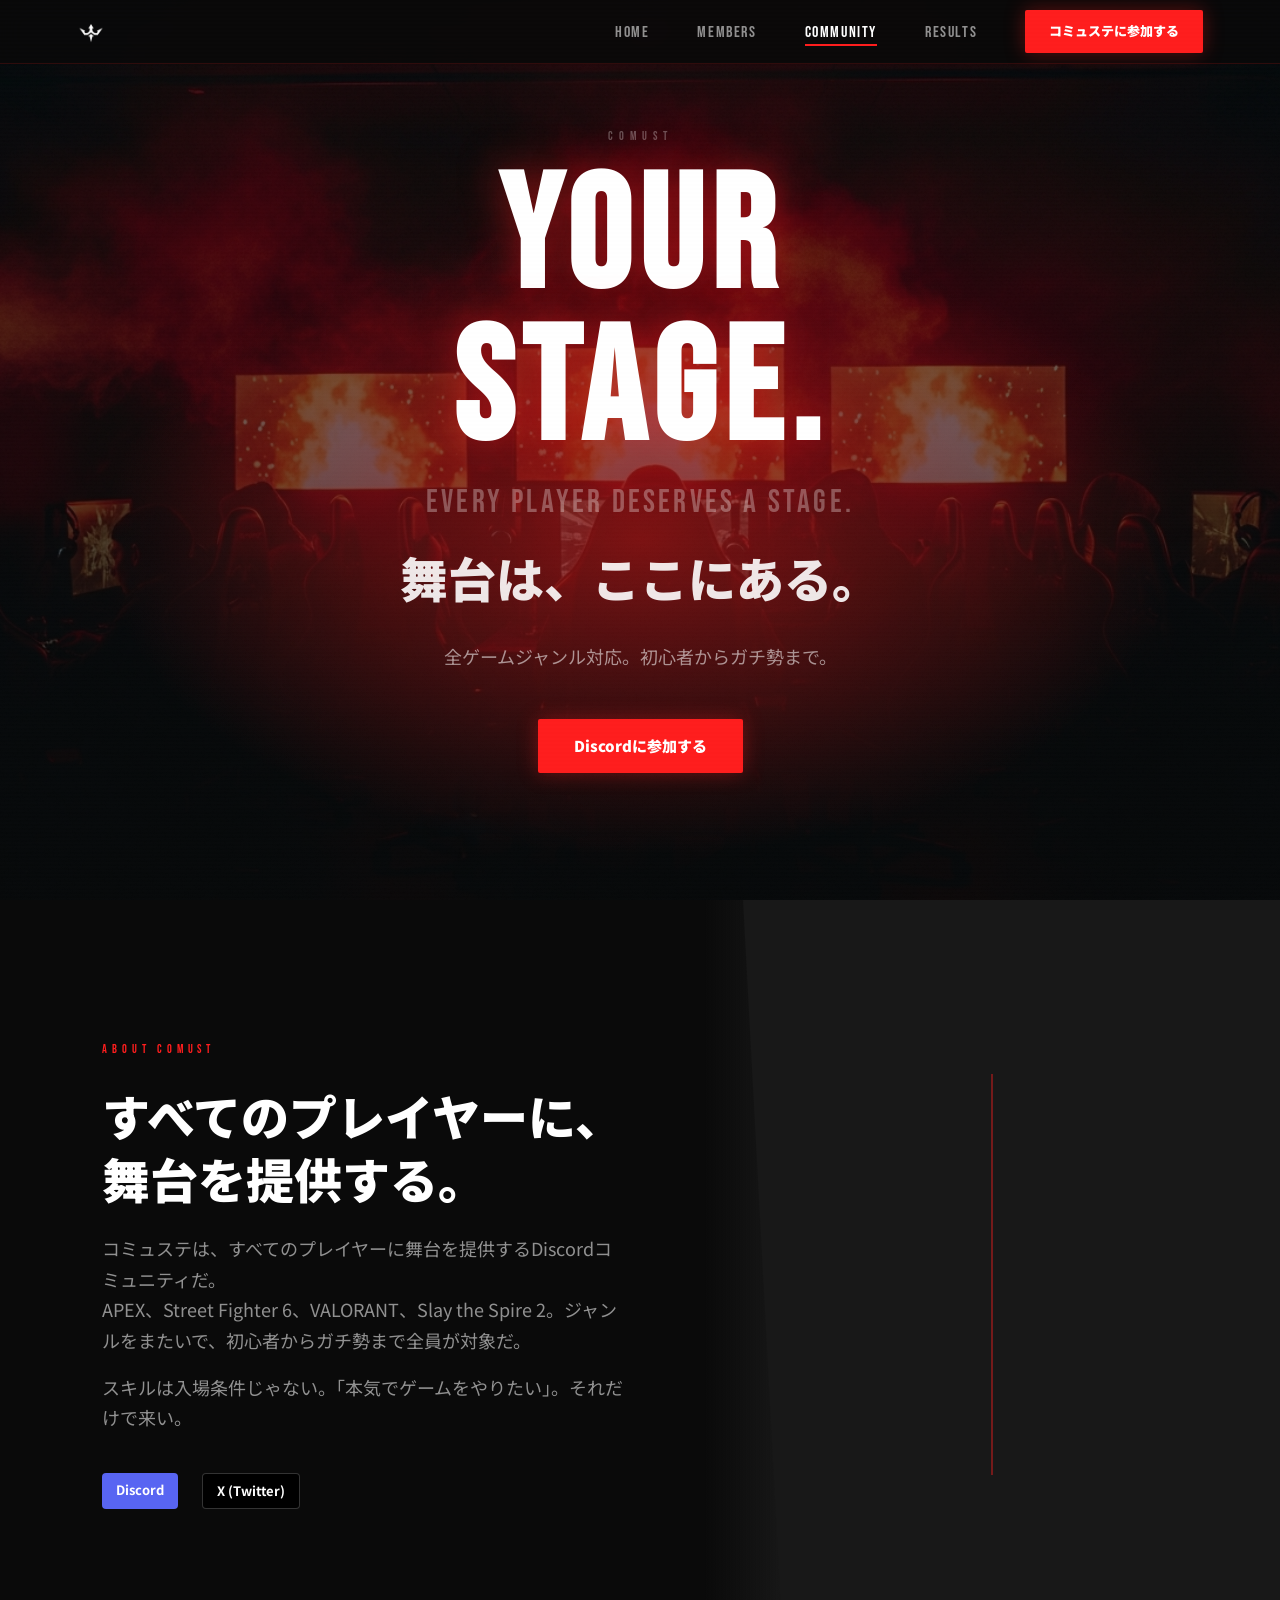
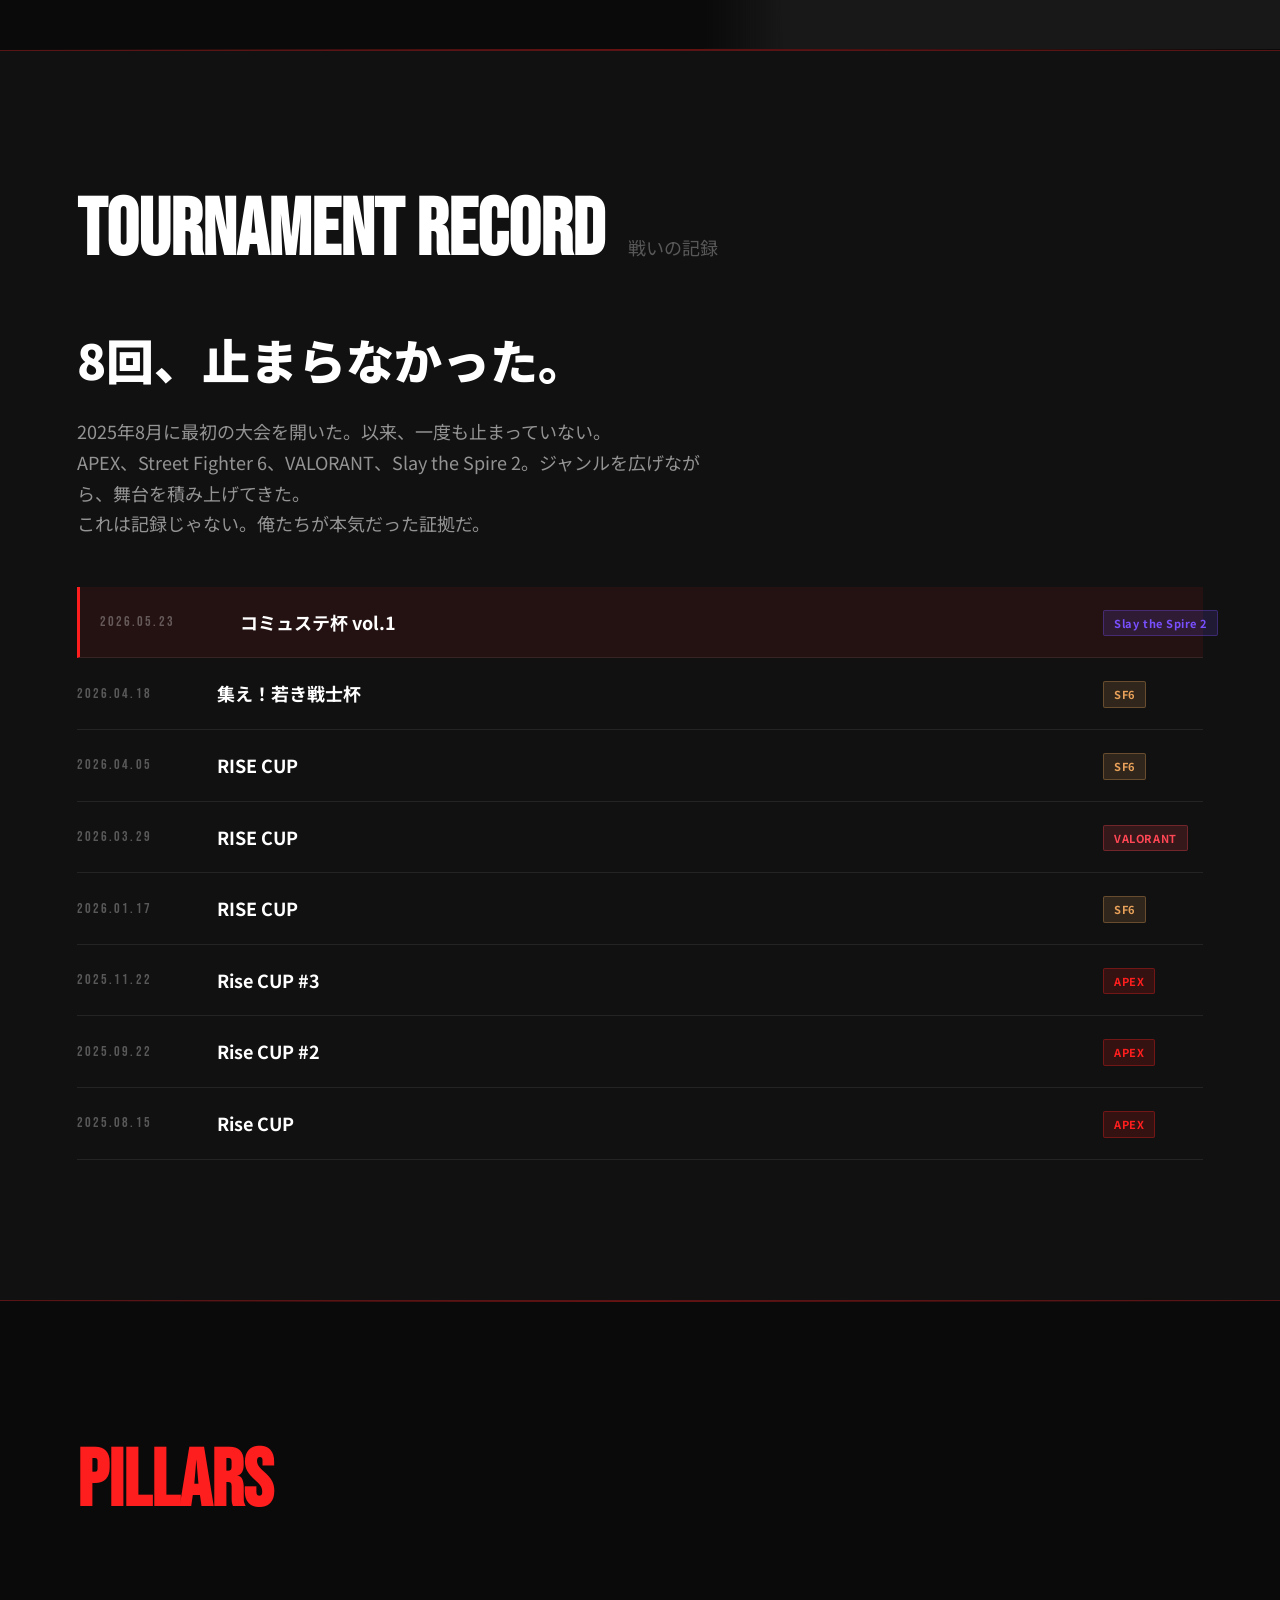
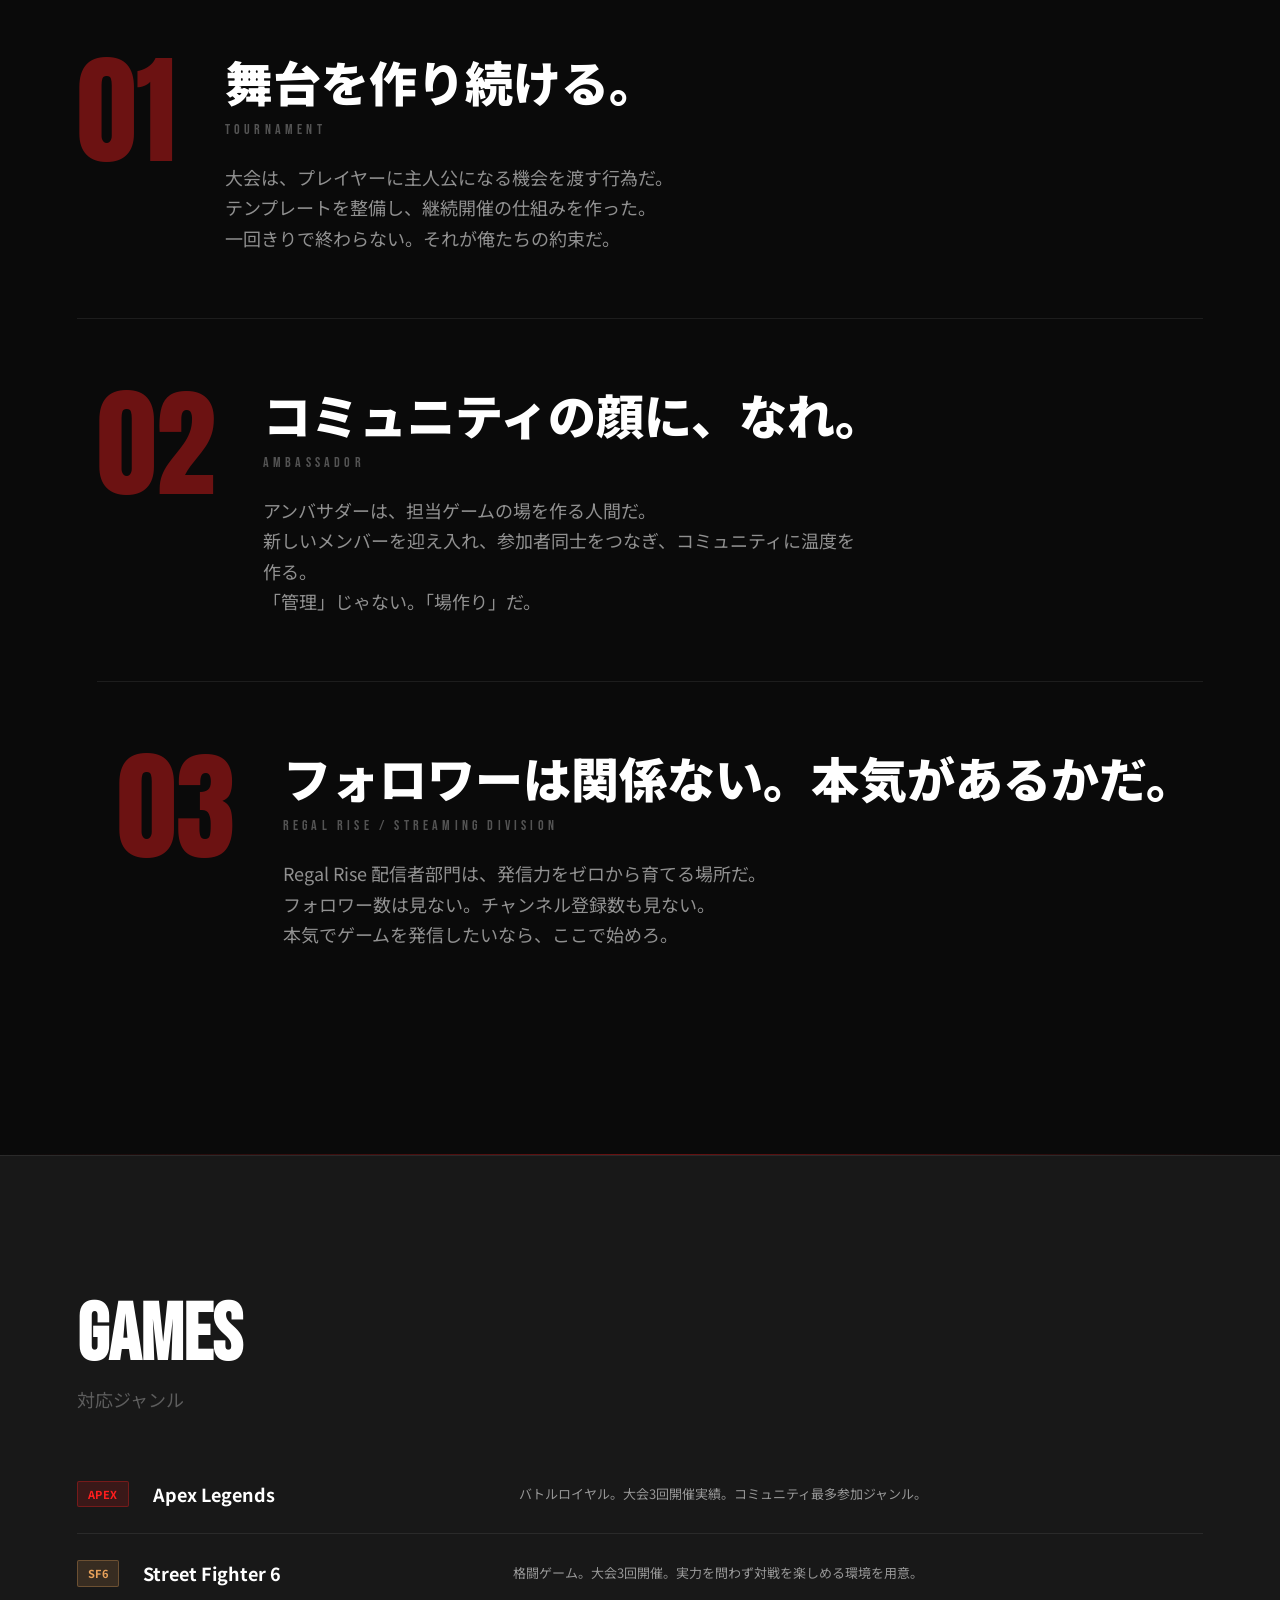
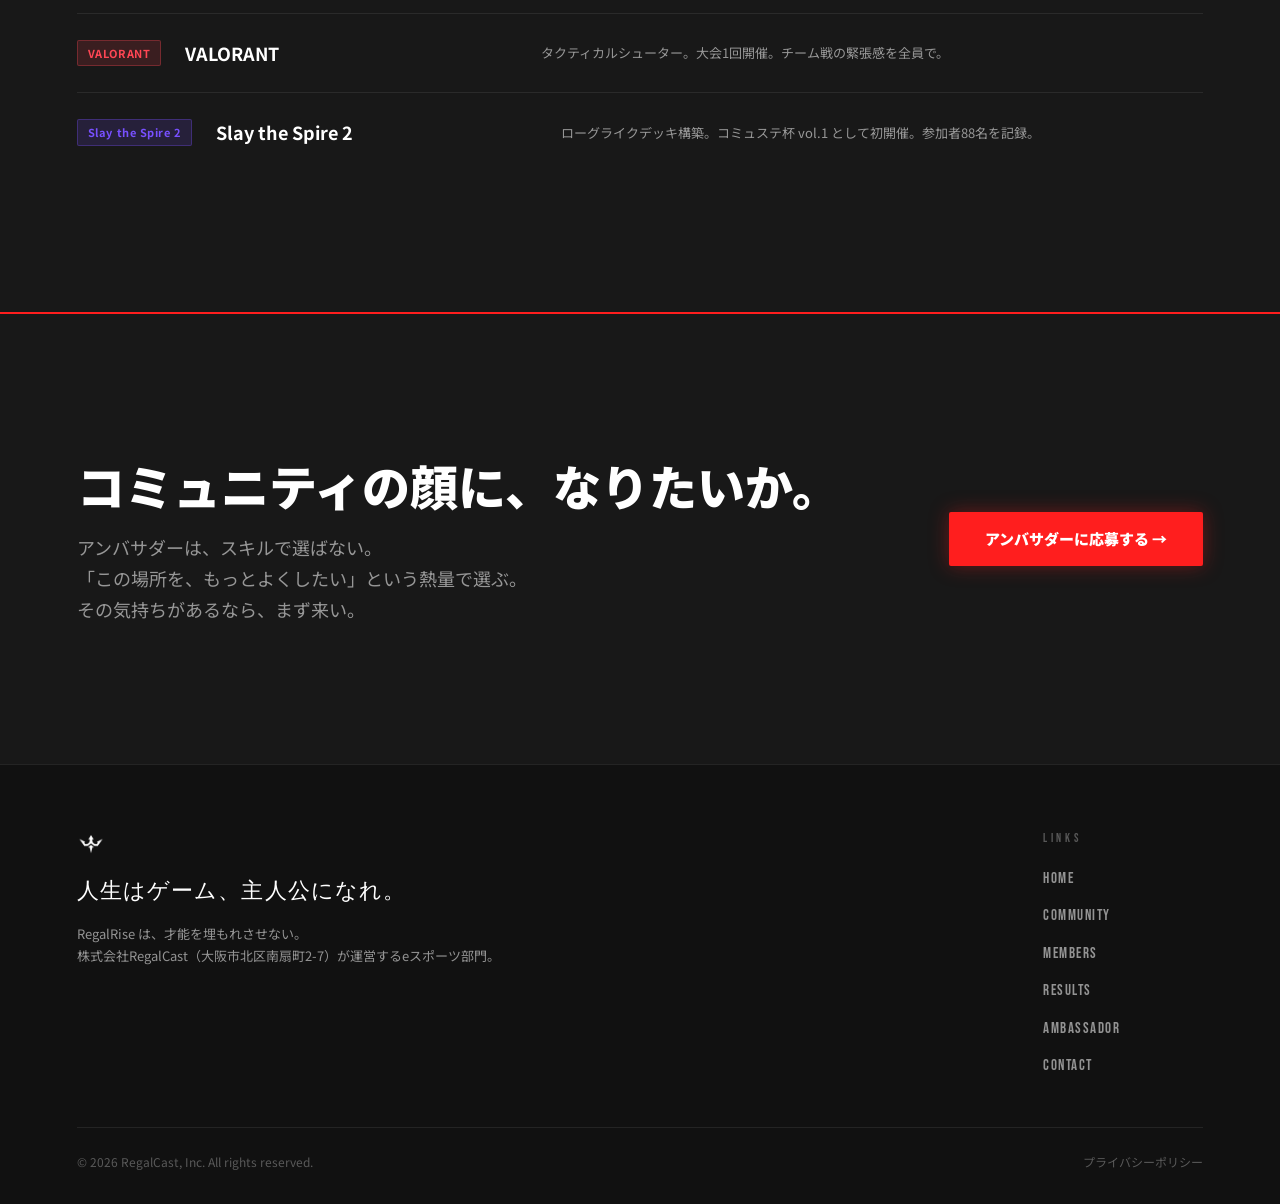
<file: community.html>
<!DOCTYPE html>
<html lang="ja">
<head>
  <meta charset="UTF-8">
  <meta name="viewport" content="width=device-width, initial-scale=1.0">
  <title>COMMUNITY — RegalRise コミュステ</title>
  <meta name="description" content="舞台は、ここにある。コミュステは、すべてのプレイヤーに舞台を提供するDiscordコミュニティ。APEX・SF6・VALORANT・Slay the Spire 2対応。">
  <link rel="icon" type="image/png" href="assets/logo/favicon.png">
  <link rel="apple-touch-icon" href="assets/logo/regalrise_logo.png">
  <link rel="preconnect" href="https://fonts.googleapis.com">
  <link rel="preconnect" href="https://fonts.gstatic.com" crossorigin>
  <link href="https://fonts.googleapis.com/css2?family=Bebas+Neue&family=Anton&family=Noto+Sans+JP:wght@400;700;900&display=swap" rel="stylesheet">
  <link rel="stylesheet" href="assets/css/variables.css">
  <link rel="stylesheet" href="assets/css/base.css">
  <link rel="stylesheet" href="assets/css/nav.css">
  <style>
    /* ── HERO ── */
    .community-hero {
      position: relative;
      height: 100vh;
      min-height: 600px;
      background:
        radial-gradient(ellipse 60% 50% at 50% 60%, rgba(255,30,30,0.45) 0%, transparent 70%),
        linear-gradient(to bottom, rgba(10,10,10,0.5) 0%, rgba(10,10,10,0.8) 100%),
        url('assets/images/community_hero.png') center/cover no-repeat,
        #0A0A0A;
      display: flex;
      align-items: center;
      justify-content: center;
      text-align: center;
      overflow: hidden;
    }

    .hero-inner {
      position: relative;
      z-index: 10;
      max-width: 800px;
      padding: 0 clamp(20px, 6vw, 80px);
    }

    .hero-sublabel {
      font-family: var(--font-display);
      font-size: 12px;
      letter-spacing: 0.5em;
      color: var(--color-text-muted);
      margin-bottom: 16px;
    }

    .hero-main-en {
      font-family: var(--font-display);
      font-size: var(--text-display-xl);
      color: #FFFFFF;
      text-shadow: var(--shadow-text-glow);
      letter-spacing: 0.05em;
      line-height: 0.95;
    }

    .hero-main-ja {
      font-family: var(--font-body);
      font-weight: 900;
      font-size: var(--text-h2);
      color: rgba(255,255,255,0.9);
      margin-top: 16px;
      line-height: var(--leading-snug);
    }

    .hero-main-en-sub {
      font-family: var(--font-display);
      font-size: clamp(18px, 3vw, 32px);
      color: var(--color-text-muted);
      letter-spacing: 0.1em;
      margin-top: 8px;
    }

    .hero-subcopy {
      margin-top: 32px;
      font-family: var(--font-body);
      font-weight: 400;
      font-size: var(--text-body-l);
      color: var(--color-text-secondary);
      line-height: var(--leading-normal);
    }

    .hero-cta {
      margin-top: 48px;
    }

    /* ── ABOUT COMUST ── */
    .about-section {
      background: var(--color-black);
      overflow: hidden;
    }

    .about-grid {
      display: grid;
      grid-template-columns: 55% 45%;
      min-height: 60vh;
    }

    .about-left {
      padding: var(--section-pad-y) clamp(20px, 6vw, 80px) var(--section-pad-y) clamp(20px, 8vw, 120px);
      display: flex;
      flex-direction: column;
      justify-content: center;
    }

    .about-label {
      font-family: var(--font-display);
      font-size: 12px;
      letter-spacing: 0.4em;
      color: var(--color-red);
      margin-bottom: 24px;
    }

    .about-heading {
      font-family: var(--font-body);
      font-weight: 900;
      font-size: var(--text-h2);
      color: #FFFFFF;
      line-height: var(--leading-snug);
    }

    .about-body {
      margin-top: 24px;
      font-family: var(--font-body);
      font-weight: 400;
      font-size: var(--text-body-l);
      color: var(--color-text-secondary);
      line-height: var(--leading-normal);
    }

    .about-platforms {
      margin-top: 40px;
      display: flex;
      gap: 24px;
      flex-wrap: wrap;
    }

    .platform-badge-discord {
      background: #5865F2;
      color: #FFFFFF;
      padding: 6px 14px;
      border-radius: 4px;
      font-family: var(--font-body);
      font-weight: 700;
      font-size: 13px;
    }

    .platform-badge-x {
      background: #000000;
      color: #FFFFFF;
      border: 1px solid rgba(255,255,255,0.2);
      padding: 6px 14px;
      border-radius: 4px;
      font-family: var(--font-body);
      font-weight: 700;
      font-size: 13px;
    }

    .about-right {
      position: relative;
      background: var(--color-black-soft);
      overflow: hidden;
    }

    /* 斜め分割ライン */
    .about-diagonal {
      position: absolute;
      left: -1px;
      top: 0;
      bottom: 0;
      width: 80px;
      background: linear-gradient(to right, #0A0A0A 0%, transparent 100%);
      clip-path: polygon(0 0, 40px 0, 100% 100%, 0 100%);
      z-index: 1;
    }

    .about-right-inner {
      position: absolute;
      inset: 0;
      display: flex;
      align-items: center;
      justify-content: center;
      padding: 40px;
    }

    .about-vert-line {
      width: 2px;
      height: 60%;
      background: var(--color-red);
      opacity: 0.4;
      margin: 0 auto;
    }

    /* ── TOURNAMENT RECORD ── */
    .tournament-section {
      background: var(--color-black-mid);
      padding: var(--section-pad-y) clamp(20px, 6vw, 80px);
      border-top: 1px solid var(--color-red-border);
      border-bottom: 1px solid var(--color-red-border);
    }

    .tournament-inner {
      max-width: var(--container-max);
      margin: 0 auto;
    }

    .tournament-header {
      display: flex;
      align-items: baseline;
      gap: 24px;
      margin-bottom: 48px;
    }

    .tournament-title {
      font-family: var(--font-display);
      font-size: var(--text-display-m);
      color: #FFFFFF;
      line-height: 1;
    }

    .tournament-sub {
      font-family: var(--font-body);
      font-weight: 400;
      font-size: var(--text-body-l);
      color: var(--color-text-muted);
    }

    /* 映画的数字 */
    .tournament-lead {
      margin-bottom: 48px;
    }

    .tournament-lead-heading {
      font-family: var(--font-body);
      font-weight: 900;
      font-size: var(--text-h2);
      color: #FFFFFF;
      margin-bottom: 16px;
    }

    .tournament-lead-body {
      font-family: var(--font-body);
      font-weight: 400;
      font-size: var(--text-body-l);
      color: var(--color-text-secondary);
      line-height: var(--leading-normal);
      max-width: 640px;
    }

    /* 縦一覧 */
    .tournament-list {
      display: flex;
      flex-direction: column;
      gap: 0;
    }

    .tournament-row {
      display: grid;
      grid-template-columns: 140px 1fr 100px;
      align-items: center;
      padding: 20px 0;
      border-bottom: 1px solid var(--color-border);
      transition: background var(--transition-fast),
                  padding-left var(--transition-base);
    }

    .tournament-row:hover {
      background: var(--color-black-raise);
      padding-left: 16px;
    }

    /* コミュステ杯 vol.1 特別扱い */
    .tournament-row-featured {
      background: var(--color-red-glow-soft);
      border-left: var(--border-left-accent);
      padding-left: 20px;
    }

    .tournament-row-featured:hover {
      padding-left: 28px;
    }

    .tournament-date {
      font-family: var(--font-display);
      font-size: 14px;
      letter-spacing: 0.15em;
      color: var(--color-text-muted);
    }

    .tournament-name {
      font-family: var(--font-body);
      font-weight: 700;
      font-size: var(--text-body-l);
      color: #FFFFFF;
    }

    /* ── PILLARS ── */
    .pillars-section {
      background: var(--color-black);
      padding: var(--section-pad-y) clamp(20px, 6vw, 80px);
    }

    .pillars-inner {
      max-width: var(--container-max);
      margin: 0 auto;
    }

    .pillars-title {
      font-family: var(--font-display);
      font-size: var(--text-display-m);
      color: var(--color-red);
      line-height: 1;
      margin-bottom: 64px;
    }

    .pillar-item {
      display: flex;
      align-items: flex-start;
      gap: 48px;
      padding: 64px 0;
      border-bottom: 1px solid var(--color-border);
    }

    .pillar-item:last-child {
      border-bottom: none;
    }

    /* 左余白をずらす（AIっぽさ排除） */
    .pillar-item-01 { margin-left: 0; }
    .pillar-item-02 { margin-left: 20px; }
    .pillar-item-03 { margin-left: 40px; }

    .pillar-number {
      font-family: var(--font-impact);
      font-size: var(--text-stat);
      color: var(--color-red);
      opacity: 0.4;
      line-height: 1;
      flex-shrink: 0;
      min-width: 100px;
    }

    .pillar-content {}

    .pillar-heading {
      font-family: var(--font-body);
      font-weight: 900;
      font-size: var(--text-h2);
      color: #FFFFFF;
      line-height: var(--leading-snug);
    }

    .pillar-en {
      margin-top: 6px;
      font-family: var(--font-display);
      font-size: 14px;
      letter-spacing: 0.3em;
      color: var(--color-text-muted);
    }

    .pillar-body {
      margin-top: 20px;
      font-family: var(--font-body);
      font-weight: 400;
      font-size: var(--text-body-l);
      color: var(--color-text-secondary);
      line-height: var(--leading-normal);
      max-width: 600px;
    }

    /* ── AMBASSADOR CTA ── */
    .ambassador-cta-section {
      background: var(--color-black-soft);
      padding: var(--section-pad-y) clamp(20px, 6vw, 80px);
      border-top: 2px solid var(--color-red);
    }

    .ambassador-cta-inner {
      max-width: var(--container-max);
      margin: 0 auto;
      display: grid;
      grid-template-columns: 1fr auto;
      gap: 48px;
      align-items: center;
    }

    .ambassador-cta-heading {
      font-family: var(--font-body);
      font-weight: 900;
      font-size: var(--text-h2);
      color: #FFFFFF;
      line-height: var(--leading-snug);
    }

    .ambassador-cta-body {
      margin-top: 16px;
      font-family: var(--font-body);
      font-weight: 400;
      font-size: var(--text-body-l);
      color: var(--color-text-secondary);
      line-height: var(--leading-normal);
    }

    /* ── GAMES セクション ── */
    .games-section {
      background: var(--color-black-soft);
      padding: var(--section-pad-y) clamp(20px, 6vw, 80px);
      border-top: 1px solid var(--color-border);
    }

    .games-inner {
      max-width: var(--container-max);
      margin: 0 auto;
    }

    .games-title {
      font-family: var(--font-display);
      font-size: var(--text-display-m);
      color: #FFFFFF;
      line-height: 1;
      margin-bottom: 8px;
    }

    .games-sub {
      font-family: var(--font-body);
      font-weight: 400;
      font-size: var(--text-body-l);
      color: var(--color-text-muted);
      margin-bottom: 40px;
    }

    .games-list {
      display: flex;
      flex-direction: column;
      gap: 0;
    }

    .game-row {
      display: flex;
      align-items: center;
      gap: 24px;
      padding: 24px 0;
      border-bottom: 1px solid var(--color-border);
    }

    .game-row:last-child {
      border-bottom: none;
    }

    .game-name {
      font-family: var(--font-body);
      font-weight: 700;
      font-size: var(--text-body-l);
      color: #FFFFFF;
      flex: 1;
    }

    .game-desc {
      font-family: var(--font-body);
      font-weight: 400;
      font-size: 13px;
      color: var(--color-text-secondary);
      flex: 2;
    }

    /* ── RESPONSIVE ── */
    @media (max-width: 1199px) {
      .about-grid {
        grid-template-columns: 1fr;
        min-height: auto;
      }

      .about-right {
        min-height: 240px;
      }

      .about-diagonal {
        display: none;
      }

      .ambassador-cta-inner {
        grid-template-columns: 1fr;
        gap: 32px;
      }
    }

    @media (max-width: 767px) {
      .about-left {
        padding: var(--section-pad-y) clamp(20px, 5vw, 40px);
      }

      .tournament-row {
        grid-template-columns: 100px 1fr;
        grid-template-rows: auto auto;
      }

      .tournament-date {
        grid-column: 1;
        grid-row: 1;
      }

      .tournament-name {
        grid-column: 1 / span 2;
        grid-row: 2;
        margin-top: 4px;
      }

      .tournament-badge-col {
        grid-column: 2;
        grid-row: 1;
      }

      .pillar-number {
        display: none;
      }

      .pillar-item {
        gap: 24px;
        padding: 40px 0;
      }

      .pillar-item-01,
      .pillar-item-02,
      .pillar-item-03 {
        margin-left: 0;
      }

      .game-desc {
        display: none;
      }
    
      .community-hero-main-en { font-size: clamp(48px, 12vw, 160px); }
    }
  </style>
</head>
<body>

<!-- ノイズキャンバス -->
<canvas id="noise-canvas" style="position:fixed;inset:0;pointer-events:none;z-index:1;opacity:0.025;"></canvas>
<div class="scanlines"></div>

<!-- ナビゲーション -->
<nav class="nav">
  <a href="home.html" class="nav-logo">
    <img src="assets/logo/regalrise_logo.png" alt="RegalRise">
  </a>
  <ul class="nav-links">
    <li><a href="home.html" class="nav-link">HOME</a></li>
    <li><a href="members.html" class="nav-link">MEMBERS</a></li>
    <li><a href="community.html" class="nav-link active">COMMUNITY</a></li>
    <li><a href="results.html" class="nav-link">RESULTS</a></li>
  </ul>
  <a href="https://discord.com/invite/yMtbZr46Vn" target="_blank" rel="noopener" class="btn-primary nav-cta">コミュステに参加する</a>
  <button class="nav-hamburger" aria-label="メニューを開く" aria-expanded="false">
    <span></span><span></span><span></span>
  </button>
</nav>

<!-- モバイルメニュー -->
<div class="nav-mobile-menu" role="navigation" aria-label="モバイルナビゲーション">
  <a href="home.html">HOME</a>
  <a href="members.html">MEMBERS</a>
  <a href="community.html">COMMUNITY</a>
  <a href="results.html">RESULTS</a>
  <a href="ambassador.html">AMBASSADOR</a>
  <a href="https://discord.com/invite/yMtbZr46Vn" target="_blank" rel="noopener" class="btn-primary">コミュステに参加する</a>
</div>

<!-- HERO -->
<section class="community-hero" aria-labelledby="community-hero-heading">
  <div class="hero-inner">
    <p class="hero-sublabel">COMUST</p>
    <h1 class="hero-main-en glitch-once" id="community-hero-heading">YOUR STAGE.</h1>
    <p class="hero-main-en-sub">EVERY PLAYER DESERVES A STAGE.</p>
    <p class="hero-main-ja">舞台は、ここにある。</p>
    <p class="hero-subcopy">全ゲームジャンル対応。初心者からガチ勢まで。</p>
    <div class="hero-cta">
      <a href="https://discord.com/invite/yMtbZr46Vn" target="_blank" rel="noopener" class="btn-primary">Discordに参加する</a>
    </div>
  </div>
</section>

<!-- ABOUT COMUST -->
<section class="about-section" aria-labelledby="about-heading">
  <div class="about-grid">
    <div class="about-left">
      <p class="about-label fade-up">ABOUT COMUST</p>
      <h2 class="about-heading fade-up delay-1" id="about-heading">すべてのプレイヤーに、<br>舞台を提供する。</h2>
      <div class="about-body fade-up delay-2">
        <p>
          コミュステは、すべてのプレイヤーに舞台を提供するDiscordコミュニティだ。<br>
          APEX、Street Fighter 6、VALORANT、Slay the Spire 2。ジャンルをまたいで、初心者からガチ勢まで全員が対象だ。
        </p>
        <p style="margin-top: 16px;">
          スキルは入場条件じゃない。「本気でゲームをやりたい」。それだけで来い。
        </p>
      </div>
      <div class="about-platforms fade-up delay-3">
        <span class="platform-badge-discord">Discord</span>
        <span class="platform-badge-x">X (Twitter)</span>
      </div>
    </div>
    <div class="about-right">
      <div class="about-diagonal"></div>
      <div class="about-right-inner">
        <div class="about-vert-line"></div>
      </div>
    </div>
  </div>
</section>

<hr class="energy-line">

<!-- TOURNAMENT RECORD -->
<section class="tournament-section" aria-labelledby="tournament-heading">
  <div class="tournament-inner">
    <div class="tournament-header fade-up">
      <h2 class="tournament-title" id="tournament-heading">TOURNAMENT RECORD</h2>
      <span class="tournament-sub">戦いの記録</span>
    </div>

    <div class="tournament-lead fade-up delay-1">
      <h3 class="tournament-lead-heading">8回、止まらなかった。</h3>
      <p class="tournament-lead-body">
        2025年8月に最初の大会を開いた。以来、一度も止まっていない。<br>
        APEX、Street Fighter 6、VALORANT、Slay the Spire 2。ジャンルを広げながら、舞台を積み上げてきた。<br>
        これは記録じゃない。俺たちが本気だった証拠だ。
      </p>
    </div>

    <div class="tournament-list fade-up delay-2">
      <!-- 最新・特別扱い -->
      <div class="tournament-row tournament-row-featured">
        <span class="tournament-date">2026.05.23</span>
        <span class="tournament-name">コミュステ杯 vol.1</span>
        <span class="tournament-badge-col"><span class="badge-game badge-slayspire">Slay the Spire 2</span></span>
      </div>
      <div class="tournament-row">
        <span class="tournament-date">2026.04.18</span>
        <span class="tournament-name">集え！若き戦士杯</span>
        <span class="tournament-badge-col"><span class="badge-game badge-sf6">SF6</span></span>
      </div>
      <div class="tournament-row">
        <span class="tournament-date">2026.04.05</span>
        <span class="tournament-name">RISE CUP</span>
        <span class="tournament-badge-col"><span class="badge-game badge-sf6">SF6</span></span>
      </div>
      <div class="tournament-row">
        <span class="tournament-date">2026.03.29</span>
        <span class="tournament-name">RISE CUP</span>
        <span class="tournament-badge-col"><span class="badge-game badge-valorant">VALORANT</span></span>
      </div>
      <div class="tournament-row">
        <span class="tournament-date">2026.01.17</span>
        <span class="tournament-name">RISE CUP</span>
        <span class="tournament-badge-col"><span class="badge-game badge-sf6">SF6</span></span>
      </div>
      <div class="tournament-row">
        <span class="tournament-date">2025.11.22</span>
        <span class="tournament-name">Rise CUP #3</span>
        <span class="tournament-badge-col"><span class="badge-game badge-apex">APEX</span></span>
      </div>
      <div class="tournament-row">
        <span class="tournament-date">2025.09.22</span>
        <span class="tournament-name">Rise CUP #2</span>
        <span class="tournament-badge-col"><span class="badge-game badge-apex">APEX</span></span>
      </div>
      <div class="tournament-row">
        <span class="tournament-date">2025.08.15</span>
        <span class="tournament-name">Rise CUP</span>
        <span class="tournament-badge-col"><span class="badge-game badge-apex">APEX</span></span>
      </div>
    </div>
  </div>
</section>

<hr class="energy-line">

<!-- 3つの柱 -->
<section class="pillars-section" aria-labelledby="pillars-heading">
  <div class="pillars-inner">
    <h2 class="pillars-title fade-up" id="pillars-heading">PILLARS</h2>

    <!-- 柱1 -->
    <div class="pillar-item pillar-item-01 fade-up">
      <span class="pillar-number">01</span>
      <div class="pillar-content">
        <h3 class="pillar-heading">舞台を作り続ける。</h3>
        <p class="pillar-en">TOURNAMENT</p>
        <p class="pillar-body">
          大会は、プレイヤーに主人公になる機会を渡す行為だ。<br>
          テンプレートを整備し、継続開催の仕組みを作った。<br>
          一回きりで終わらない。それが俺たちの約束だ。
        </p>
      </div>
    </div>

    <!-- 柱2 -->
    <div class="pillar-item pillar-item-02 fade-up">
      <span class="pillar-number">02</span>
      <div class="pillar-content">
        <h3 class="pillar-heading">コミュニティの顔に、なれ。</h3>
        <p class="pillar-en">AMBASSADOR</p>
        <p class="pillar-body">
          アンバサダーは、担当ゲームの場を作る人間だ。<br>
          新しいメンバーを迎え入れ、参加者同士をつなぎ、コミュニティに温度を作る。<br>
          「管理」じゃない。「場作り」だ。
        </p>
      </div>
    </div>

    <!-- 柱3 -->
    <div class="pillar-item pillar-item-03 fade-up">
      <span class="pillar-number">03</span>
      <div class="pillar-content">
        <h3 class="pillar-heading">フォロワーは関係ない。本気があるかだ。</h3>
        <p class="pillar-en">REGAL RISE / STREAMING DIVISION</p>
        <p class="pillar-body">
          Regal Rise 配信者部門は、発信力をゼロから育てる場所だ。<br>
          フォロワー数は見ない。チャンネル登録数も見ない。<br>
          本気でゲームを発信したいなら、ここで始めろ。
        </p>
      </div>
    </div>
  </div>
</section>

<hr class="energy-line">

<!-- 対応ゲーム -->
<section class="games-section" aria-labelledby="games-heading">
  <div class="games-inner">
    <h2 class="games-title fade-up" id="games-heading">GAMES</h2>
    <p class="games-sub fade-up delay-1">対応ジャンル</p>
    <div class="games-list fade-up delay-2">
      <div class="game-row">
        <span class="badge-game badge-apex">APEX</span>
        <span class="game-name">Apex Legends</span>
        <span class="game-desc">バトルロイヤル。大会3回開催実績。コミュニティ最多参加ジャンル。</span>
      </div>
      <div class="game-row">
        <span class="badge-game badge-sf6">SF6</span>
        <span class="game-name">Street Fighter 6</span>
        <span class="game-desc">格闘ゲーム。大会3回開催。実力を問わず対戦を楽しめる環境を用意。</span>
      </div>
      <div class="game-row">
        <span class="badge-game badge-valorant">VALORANT</span>
        <span class="game-name">VALORANT</span>
        <span class="game-desc">タクティカルシューター。大会1回開催。チーム戦の緊張感を全員で。</span>
      </div>
      <div class="game-row">
        <span class="badge-game badge-slayspire">Slay the Spire 2</span>
        <span class="game-name">Slay the Spire 2</span>
        <span class="game-desc">ローグライクデッキ構築。コミュステ杯 vol.1 として初開催。参加者88名を記録。</span>
      </div>
    </div>
  </div>
</section>

<!-- AMBASSADOR CTA -->
<section class="ambassador-cta-section" aria-labelledby="ambassador-cta-heading">
  <div class="ambassador-cta-inner">
    <div>
      <h2 class="ambassador-cta-heading fade-up" id="ambassador-cta-heading">コミュニティの顔に、なりたいか。</h2>
      <p class="ambassador-cta-body fade-up delay-1">
        アンバサダーは、スキルで選ばない。<br>
        「この場所を、もっとよくしたい」という熱量で選ぶ。<br>
        その気持ちがあるなら、まず来い。
      </p>
    </div>
    <div class="fade-up delay-2">
      <a href="ambassador.html" class="btn-primary">アンバサダーに応募する →</a>
    </div>
  </div>
</section>

<!-- FOOTER -->
<footer class="footer">
  <div class="footer-inner">
    <div class="footer-top">
      <div class="footer-brand">
        <img src="assets/logo/regalrise_logo.png" class="footer-logo" alt="RegalRise">
        <p class="footer-tagline">人生はゲーム、主人公になれ。</p>
        <p class="footer-desc">RegalRise は、才能を埋もれさせない。<br>株式会社RegalCast（大阪市北区南扇町2-7）が運営するeスポーツ部門。</p>
      </div>
      <div class="footer-links">
        <p class="footer-nav-label">LINKS</p>
        <a href="home.html">HOME</a>
        <a href="community.html">COMMUNITY</a>
        <a href="members.html">MEMBERS</a>
        <a href="results.html">RESULTS</a>
        <a href="ambassador.html">AMBASSADOR</a>
        <a href="contact.html">CONTACT</a>
      </div>
    </div>
    <div class="footer-bottom">
      <span>© 2026 RegalCast, Inc. All rights reserved.</span>
      <a href="#">プライバシーポリシー</a>
    </div>
  </div>
</footer>

<script src="assets/js/noise.js"></script>
<script src="assets/js/scroll-anim.js"></script>
<script>
</script>
  <script src="assets/js/nav.js"></script>
</body>
</html>
</file>
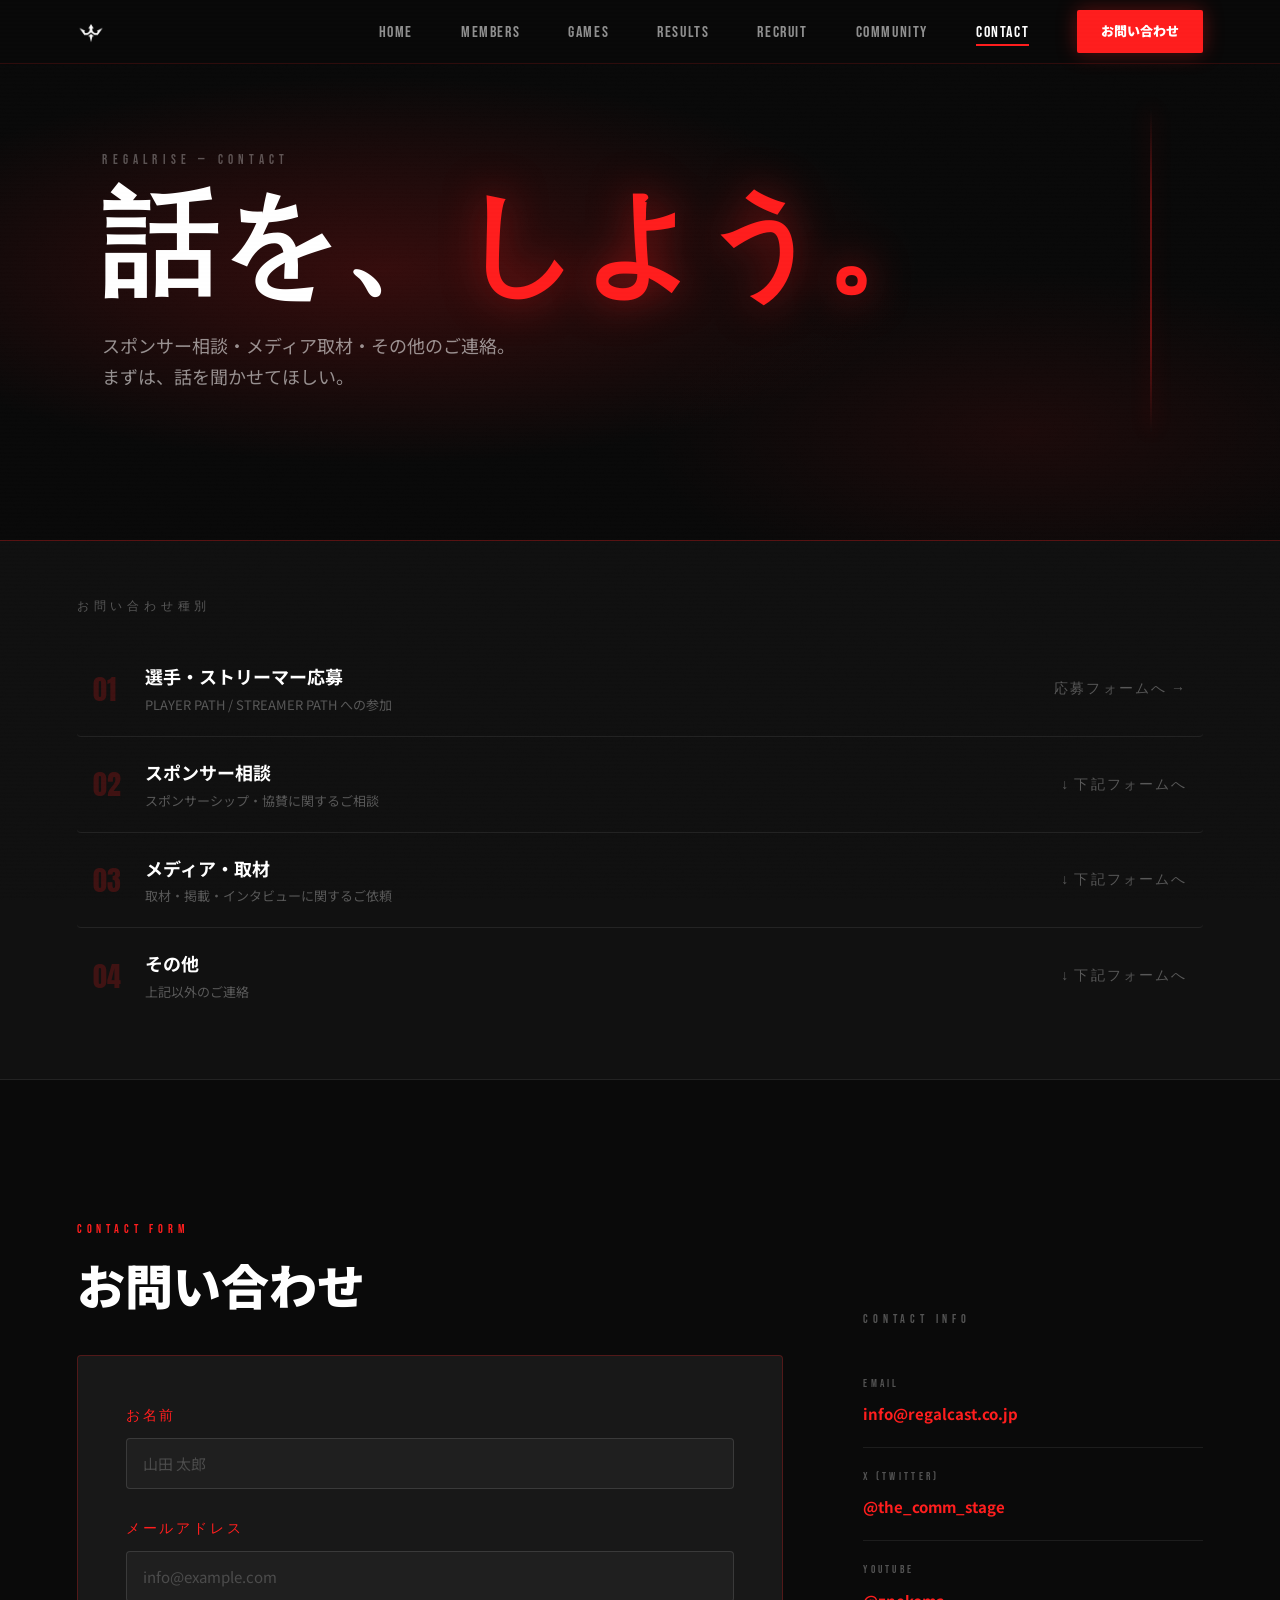
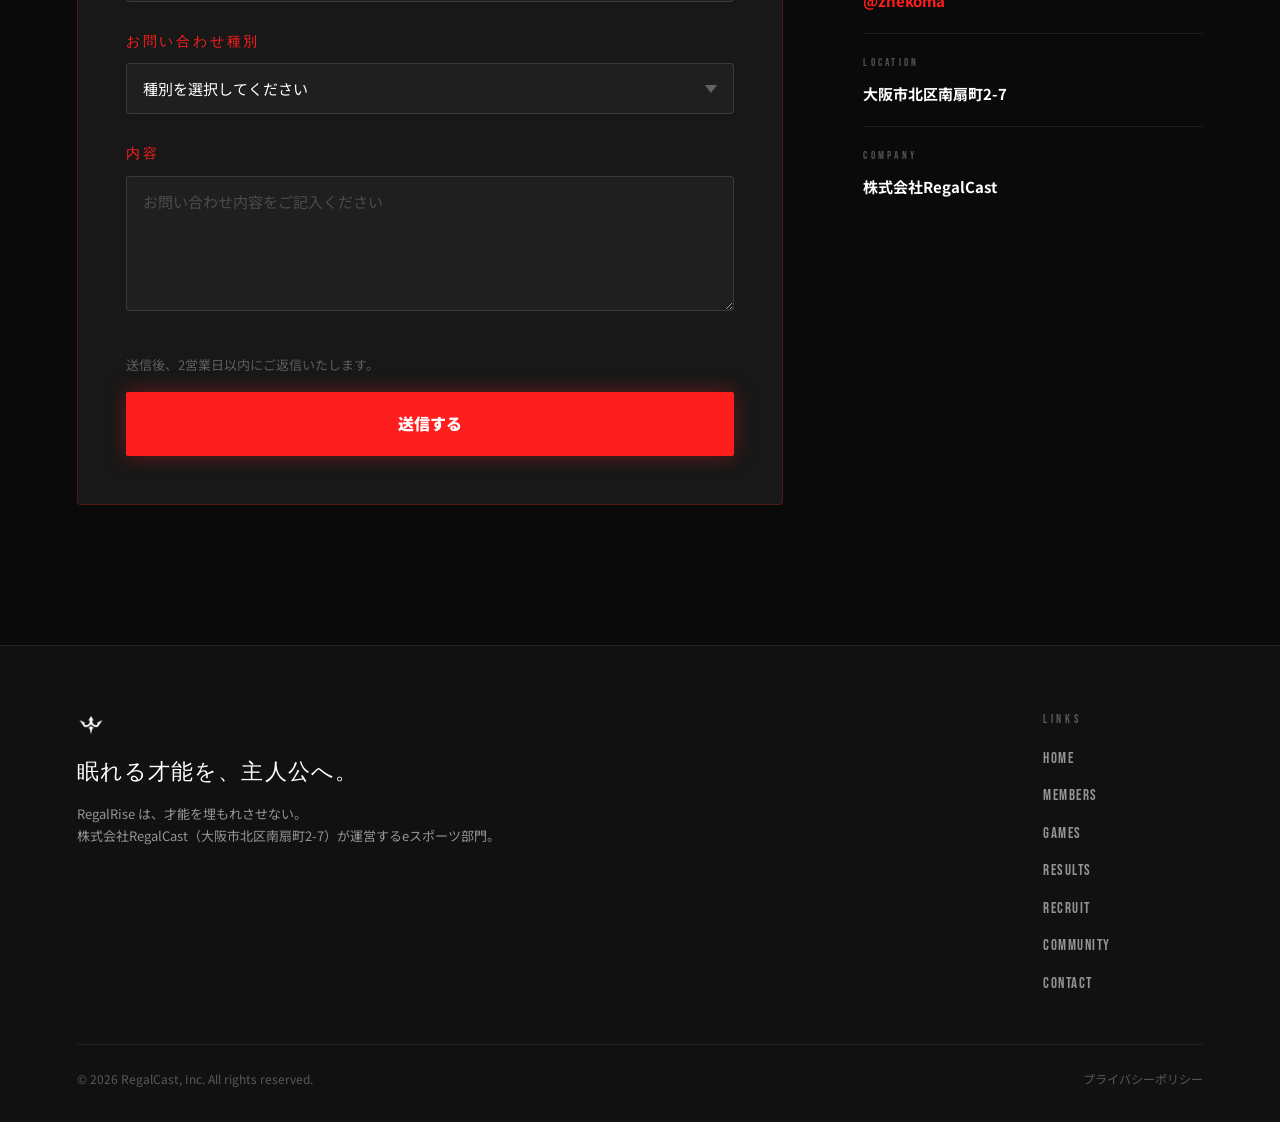
<file: contact.html>
<!DOCTYPE html>
<html lang="ja">
<head>
  <meta charset="UTF-8">
  <meta name="viewport" content="width=device-width, initial-scale=1.0">
  <title>CONTACT — RegalRise</title>
  <meta name="description" content="RegalRiseへのお問い合わせ。スポンサー相談・メディア取材・その他のご連絡はこちらから。">
  <link rel="icon" type="image/png" href="assets/logo/favicon.png">
  <link rel="apple-touch-icon" href="assets/logo/regalrise_logo.png">
  <link rel="preconnect" href="https://fonts.googleapis.com">
  <link rel="preconnect" href="https://fonts.gstatic.com" crossorigin>
  <link href="https://fonts.googleapis.com/css2?family=Bebas+Neue&family=Anton&family=Noto+Sans+JP:wght@400;700;900&display=swap" rel="stylesheet">
  <link rel="stylesheet" href="assets/css/variables.css">
  <link rel="stylesheet" href="assets/css/base.css">
  <link rel="stylesheet" href="assets/css/nav.css">
  <style>
    /* ────────────────────────────────────────────
       HERO（グラデーションのみ）
    ──────────────────────────────────────────── */
    .contact-hero {
      position: relative;
      height: 60vh;
      min-height: 420px;
      background:
        radial-gradient(ellipse 70% 60% at 30% 50%, rgba(255,30,30,0.18) 0%, transparent 60%),
        radial-gradient(ellipse 50% 50% at 80% 80%, rgba(255,30,30,0.08) 0%, transparent 60%),
        #0A0A0A;
      overflow: hidden;
      display: flex;
      align-items: center;
    }

    .contact-hero-inner {
      position: relative;
      z-index: 10;
      padding: 0 clamp(20px, 8vw, 120px);
    }

    .contact-hero-eyebrow {
      font-family: var(--font-display);
      font-size: 13px;
      letter-spacing: 0.4em;
      color: var(--color-text-muted);
      margin-bottom: 20px;
    }

    .contact-hero-heading {
      font-family: var(--font-display);
      font-size: var(--text-display-l);
      color: #FFFFFF;
      line-height: 1;
      letter-spacing: 0.03em;
      word-break: keep-all;
    }

    .contact-hero-heading span {
      color: var(--color-red);
      text-shadow: var(--shadow-text-glow);
    }

    .contact-hero-sub {
      margin-top: 24px;
      font-family: var(--font-body);
      font-weight: 400;
      font-size: var(--text-body-l);
      color: var(--color-text-secondary);
      max-width: 480px;
      line-height: var(--leading-normal);
    }

    /* 右側の縦ライン装飾 */
    .contact-hero-vert {
      position: absolute;
      right: clamp(20px, 10vw, 160px);
      top: 20%;
      width: 2px;
      height: 60%;
      background: linear-gradient(to bottom, transparent, rgba(255,30,30,0.4) 30%, rgba(255,30,30,0.4) 70%, transparent);
      box-shadow: 0 0 20px rgba(255,30,30,0.3);
    }

    /* ────────────────────────────────────────────
       INQUIRY TYPES（お問い合わせ種別）
    ──────────────────────────────────────────── */
    .inquiry-types {
      background: var(--color-black-mid);
      border-top: 1px solid var(--color-red-border);
      border-bottom: 1px solid var(--color-border);
      padding: 56px clamp(20px, 6vw, 80px);
    }

    .inquiry-types-inner {
      max-width: var(--container-max);
      margin: 0 auto;
    }

    .inquiry-types-label {
      font-family: var(--font-display);
      font-size: 12px;
      letter-spacing: 0.4em;
      color: var(--color-text-muted);
      margin-bottom: 24px;
    }

    .inquiry-type-list {
      display: flex;
      flex-direction: column;
      gap: 0;
    }

    .inquiry-type-item {
      display: flex;
      align-items: center;
      justify-content: space-between;
      padding: 20px 16px;
      border-bottom: 1px solid var(--color-border);
      text-decoration: none;
      transition: background var(--transition-fast), padding-left var(--transition-base);
      border-radius: var(--radius-card);
      gap: 24px;
    }

    .inquiry-type-item:last-child { border-bottom: none; }

    .inquiry-type-item:hover {
      background: var(--color-black-raise);
      padding-left: 28px;
    }

    .inquiry-type-left {
      display: flex;
      align-items: center;
      gap: 20px;
    }

    .inquiry-type-num {
      font-family: var(--font-impact);
      font-size: 28px;
      color: rgba(255,30,30,0.20);
      line-height: 1;
      flex-shrink: 0;
      width: 32px;
    }

    .inquiry-type-name {
      font-family: var(--font-body);
      font-weight: 700;
      font-size: var(--text-body-l);
      color: #FFFFFF;
    }

    .inquiry-type-note {
      font-family: var(--font-body);
      font-weight: 400;
      font-size: 13px;
      color: var(--color-text-muted);
      margin-top: 2px;
    }

    .inquiry-type-arrow {
      font-family: var(--font-display);
      font-size: 14px;
      letter-spacing: 0.15em;
      color: var(--color-text-muted);
      flex-shrink: 0;
      transition: color var(--transition-fast);
    }

    .inquiry-type-item:hover .inquiry-type-arrow {
      color: var(--color-red);
    }

    /* ────────────────────────────────────────────
       FORM SECTION
    ──────────────────────────────────────────── */
    .form-section {
      background: var(--color-black);
      padding: var(--section-pad-y) clamp(20px, 6vw, 80px);
    }

    .form-section-inner {
      max-width: var(--container-max);
      margin: 0 auto;
      display: grid;
      grid-template-columns: 1fr 340px;
      gap: 80px;
      align-items: start;
    }

    .form-col {}

    .form-label-tag {
      font-family: var(--font-display);
      font-size: 12px;
      letter-spacing: 0.4em;
      color: var(--color-red);
      margin-bottom: 12px;
    }

    .form-heading {
      font-family: var(--font-body);
      font-weight: 900;
      font-size: var(--text-h2);
      color: #FFFFFF;
      line-height: var(--leading-snug);
      margin-bottom: 40px;
    }

    /* フォームカード */
    .contact-form {
      background: var(--color-black-soft);
      border: var(--border-card-red);
      border-radius: var(--radius-card);
      padding: 48px;
    }

    .form-group {
      margin-bottom: 28px;
    }

    .form-group:last-of-type {
      margin-bottom: 0;
    }

    .form-group label {
      display: block;
      font-family: var(--font-display);
      font-size: 14px;
      letter-spacing: 0.2em;
      color: var(--color-red);
      margin-bottom: 10px;
    }

    .form-group input,
    .form-group select,
    .form-group textarea {
      width: 100%;
      background: var(--color-black-raise);
      border: 1px solid rgba(255,255,255,0.12);
      border-radius: var(--radius-card);
      color: #FFFFFF;
      font-family: var(--font-body);
      font-weight: 400;
      font-size: 15px;
      padding: 14px 16px;
      transition: border-color var(--transition-fast), box-shadow var(--transition-fast);
      outline: none;
      box-sizing: border-box;
    }

    .form-group input::placeholder,
    .form-group textarea::placeholder {
      color: rgba(255,255,255,0.20);
    }

    .form-group select {
      appearance: none;
      cursor: pointer;
      background-image: url("data:image/svg+xml,%3Csvg xmlns='http://www.w3.org/2000/svg' width='12' height='8' viewBox='0 0 12 8'%3E%3Cpath fill='rgba(255,255,255,0.3)' d='M6 8L0 0h12z'/%3E%3C/svg%3E");
      background-repeat: no-repeat;
      background-position: right 16px center;
      padding-right: 40px;
    }

    .form-group select option {
      background: var(--color-black-raise);
      color: #FFFFFF;
    }

    .form-group input:focus,
    .form-group select:focus,
    .form-group textarea:focus {
      border-color: var(--color-red);
      box-shadow: 0 0 0 2px rgba(255,30,30,0.15);
    }

    .form-group textarea {
      resize: vertical;
      min-height: 120px;
    }

    .form-submit-row {
      margin-top: 36px;
    }

    .form-submit-note {
      font-family: var(--font-body);
      font-weight: 400;
      font-size: 13px;
      color: var(--color-text-muted);
      margin-bottom: 16px;
    }

    .form-btn-submit {
      width: 100%;
      display: flex;
      align-items: center;
      justify-content: center;
      gap: 8px;
      background: var(--color-red);
      color: #FFFFFF;
      border: none;
      padding: 18px 32px;
      font-family: var(--font-body);
      font-weight: 900;
      font-size: 16px;
      border-radius: var(--radius-btn);
      box-shadow: var(--shadow-btn-red);
      cursor: pointer;
      transition: var(--transition-slow);
    }

    .form-btn-submit:hover {
      background: var(--color-red-dim);
      box-shadow: 0 0 32px rgba(255,30,30,0.45);
      transform: translateY(-2px);
    }

    /* ────────────────────────────────────────────
       CONTACT INFO（右カラム）
    ──────────────────────────────────────────── */
    .contact-info-col {}

    .contact-info-heading {
      font-family: var(--font-display);
      font-size: 12px;
      letter-spacing: 0.4em;
      color: var(--color-text-muted);
      margin-bottom: 24px;
      margin-top: 90px;
    }

    .contact-info-list {
      display: flex;
      flex-direction: column;
      gap: 0;
    }

    .contact-info-item {
      padding: 20px 0;
      border-bottom: 1px solid var(--color-border);
    }

    .contact-info-item:last-child { border-bottom: none; }

    .contact-info-label {
      font-family: var(--font-display);
      font-size: 11px;
      letter-spacing: 0.3em;
      color: var(--color-text-muted);
      margin-bottom: 8px;
    }

    .contact-info-value {
      font-family: var(--font-body);
      font-weight: 700;
      font-size: 15px;
      color: #FFFFFF;
    }

    .contact-info-value a {
      color: var(--color-red);
      text-decoration: none;
      transition: opacity var(--transition-fast);
    }

    .contact-info-value a:hover { opacity: 0.75; }

    /* ────────────────────────────────────────────
       RESPONSIVE
    ──────────────────────────────────────────── */
    @media (max-width: 1199px) {
      .form-section-inner {
        grid-template-columns: 1fr;
        gap: 40px;
      }

      .contact-info-heading { margin-top: 0; }
    }

    @media (max-width: 767px) {
      .contact-form {
        padding: 28px 20px;
      }

      .inquiry-type-item {
        flex-direction: column;
        align-items: flex-start;
        gap: 8px;
      }
    }
  </style>
</head>
<body>

<!-- ノイズキャンバス -->
<canvas id="noise-canvas" style="position:fixed;inset:0;pointer-events:none;z-index:1;opacity:0.025;"></canvas>
<div class="scanlines"></div>

<!-- ナビゲーション -->
<nav class="nav">
  <a href="home.html" class="nav-logo">
    <img src="assets/logo/regalrise_logo.png" alt="RegalRise" style="filter:invert(1);">
  </a>
  <ul class="nav-links">
    <li><a href="home.html" class="nav-link">HOME</a></li>
    <li><a href="members.html" class="nav-link">MEMBERS</a></li>
    <li><a href="games.html" class="nav-link">GAMES</a></li>
    <li><a href="results.html" class="nav-link">RESULTS</a></li>
    <li><a href="recruit.html" class="nav-link">RECRUIT</a></li>
    <li><a href="community.html" class="nav-link">COMMUNITY</a></li>
    <li><a href="contact.html" class="nav-link active">CONTACT</a></li>
  </ul>
  <a href="#contact-form" class="btn-primary nav-cta">お問い合わせ</a>
  <button class="nav-hamburger" aria-label="メニューを開く" aria-expanded="false">
    <span></span><span></span><span></span>
  </button>
</nav>

<!-- モバイルメニュー -->
<div class="nav-mobile-menu" role="navigation" aria-label="モバイルナビゲーション">
  <a href="home.html">HOME</a>
  <a href="members.html">MEMBERS</a>
  <a href="games.html">GAMES</a>
  <a href="results.html">RESULTS</a>
  <a href="recruit.html">RECRUIT</a>
  <a href="community.html">COMMUNITY</a>
  <a href="contact.html">CONTACT</a>
  <a href="#contact-form" class="btn-primary">お問い合わせ</a>
</div>

<!-- ═══════════════════════════════════════════
  HERO
═══════════════════════════════════════════ -->
<section class="contact-hero">
  <div class="contact-hero-vert" aria-hidden="true"></div>
  <div class="contact-hero-inner">
    <p class="contact-hero-eyebrow fade-up">REGALRISE — CONTACT</p>
    <h1 class="contact-hero-heading fade-up delay-1">
      話を、<span>しよう。</span>
    </h1>
    <p class="contact-hero-sub fade-up delay-2">
      スポンサー相談・メディア取材・その他のご連絡。<br>
      まずは、話を聞かせてほしい。
    </p>
  </div>
</section>

<!-- ═══════════════════════════════════════════
  INQUIRY TYPES
═══════════════════════════════════════════ -->
<div class="inquiry-types">
  <div class="inquiry-types-inner">
    <p class="inquiry-types-label fade-up">お問い合わせ種別</p>
    <div class="inquiry-type-list">

      <a href="https://forms.gle/Fj9Ukf2QKYGvTdj39" target="_blank" rel="noopener" class="inquiry-type-item fade-up">
        <div class="inquiry-type-left">
          <span class="inquiry-type-num">01</span>
          <div>
            <p class="inquiry-type-name">選手・ストリーマー応募</p>
            <p class="inquiry-type-note">PLAYER PATH / STREAMER PATH への参加</p>
          </div>
        </div>
        <span class="inquiry-type-arrow">応募フォームへ →</span>
      </a>

      <div class="inquiry-type-item fade-up delay-1" style="cursor:default;">
        <div class="inquiry-type-left">
          <span class="inquiry-type-num">02</span>
          <div>
            <p class="inquiry-type-name">スポンサー相談</p>
            <p class="inquiry-type-note">スポンサーシップ・協賛に関するご相談</p>
          </div>
        </div>
        <span class="inquiry-type-arrow">↓ 下記フォームへ</span>
      </div>

      <div class="inquiry-type-item fade-up delay-1" style="cursor:default;">
        <div class="inquiry-type-left">
          <span class="inquiry-type-num">03</span>
          <div>
            <p class="inquiry-type-name">メディア・取材</p>
            <p class="inquiry-type-note">取材・掲載・インタビューに関するご依頼</p>
          </div>
        </div>
        <span class="inquiry-type-arrow">↓ 下記フォームへ</span>
      </div>

      <div class="inquiry-type-item fade-up delay-2" style="cursor:default;">
        <div class="inquiry-type-left">
          <span class="inquiry-type-num">04</span>
          <div>
            <p class="inquiry-type-name">その他</p>
            <p class="inquiry-type-note">上記以外のご連絡</p>
          </div>
        </div>
        <span class="inquiry-type-arrow">↓ 下記フォームへ</span>
      </div>

    </div>
  </div>
</div>

<!-- ═══════════════════════════════════════════
  FORM + INFO
═══════════════════════════════════════════ -->
<section class="form-section" id="contact-form" aria-labelledby="form-heading">
  <div class="form-section-inner">

    <!-- フォーム -->
    <div class="form-col">
      <p class="form-label-tag fade-up">CONTACT FORM</p>
      <h2 class="form-heading fade-up delay-1" id="form-heading">
        お問い合わせ
      </h2>

      <form class="contact-form fade-up delay-2" novalidate>
        <div class="form-group">
          <label for="contact-name">お名前</label>
          <input type="text" id="contact-name" name="name" placeholder="山田 太郎" autocomplete="name">
        </div>

        <div class="form-group">
          <label for="contact-email">メールアドレス</label>
          <input type="email" id="contact-email" name="email" placeholder="info@example.com" autocomplete="email">
        </div>

        <div class="form-group">
          <label for="contact-type">お問い合わせ種別</label>
          <select id="contact-type" name="type">
            <option value="" disabled selected>種別を選択してください</option>
            <option value="sponsor">スポンサー相談</option>
            <option value="media">メディア・取材</option>
            <option value="other">その他</option>
          </select>
        </div>

        <div class="form-group">
          <label for="contact-message">内容</label>
          <textarea id="contact-message" name="message" rows="5" placeholder="お問い合わせ内容をご記入ください"></textarea>
        </div>

        <div class="form-submit-row">
          <p class="form-submit-note">送信後、2営業日以内にご返信いたします。</p>
          <button type="submit" class="form-btn-submit">送信する</button>
        </div>
      </form>
    </div>

    <!-- コンタクト情報 -->
    <div class="contact-info-col fade-up delay-2">
      <p class="contact-info-heading">CONTACT INFO</p>
      <div class="contact-info-list">
        <div class="contact-info-item">
          <p class="contact-info-label">EMAIL</p>
          <p class="contact-info-value">
            <a href="mailto:info@regalcast.co.jp">info@regalcast.co.jp</a>
          </p>
        </div>
        <div class="contact-info-item">
          <p class="contact-info-label">X (TWITTER)</p>
          <p class="contact-info-value">
            <a href="https://x.com/the_comm_stage?s=21&t=ICvglj1X1s-lDa99SXa2uQ" target="_blank" rel="noopener">@the_comm_stage</a>
          </p>
        </div>
        <div class="contact-info-item">
          <p class="contact-info-label">YOUTUBE</p>
          <p class="contact-info-value">
            <a href="#">@znekoma</a>
          </p>
        </div>
        <div class="contact-info-item">
          <p class="contact-info-label">LOCATION</p>
          <p class="contact-info-value">大阪市北区南扇町2-7</p>
        </div>
        <div class="contact-info-item">
          <p class="contact-info-label">COMPANY</p>
          <p class="contact-info-value">株式会社RegalCast</p>
        </div>
      </div>
    </div>

  </div>
</section>

<!-- FOOTER -->
<footer class="footer">
  <div class="footer-inner">
    <div class="footer-top">
      <div class="footer-brand">
        <img src="assets/logo/regalrise_logo.png" class="footer-logo" alt="RegalRise" style="filter:invert(1);">
        <p class="footer-tagline">眠れる才能を、主人公へ。</p>
        <p class="footer-desc">RegalRise は、才能を埋もれさせない。<br>株式会社RegalCast（大阪市北区南扇町2-7）が運営するeスポーツ部門。</p>
      </div>
      <div class="footer-links">
        <p class="footer-nav-label">LINKS</p>
        <a href="home.html">HOME</a>
        <a href="members.html">MEMBERS</a>
        <a href="games.html">GAMES</a>
        <a href="results.html">RESULTS</a>
        <a href="recruit.html">RECRUIT</a>
        <a href="community.html">COMMUNITY</a>
        <a href="contact.html">CONTACT</a>
      </div>
    </div>
    <div class="footer-bottom">
      <span>© 2026 RegalCast, Inc. All rights reserved.</span>
      <a href="#">プライバシーポリシー</a>
    </div>
  </div>
</footer>

<script src="assets/js/noise.js"></script>
<script src="assets/js/scroll-anim.js"></script>
<script>
  window.addEventListener('DOMContentLoaded', function () {
    if (window.noiseBurst) window.noiseBurst(500);
  });

  const hamburger = document.querySelector('.nav-hamburger');
  const mobileMenu = document.querySelector('.nav-mobile-menu');
  if (hamburger && mobileMenu) {
    hamburger.addEventListener('click', function () {
      const isOpen = mobileMenu.classList.toggle('open');
      hamburger.setAttribute('aria-expanded', isOpen);
    });
  }

  // フォーム送信（モック）
  const form = document.querySelector('.contact-form');
  if (form) {
    form.addEventListener('submit', function (e) {
      e.preventDefault();
      const btn = form.querySelector('.form-btn-submit');
      btn.textContent = '送信完了。ありがとうございました。';
      btn.style.background = '#333';
      btn.style.boxShadow = 'none';
      btn.disabled = true;
    });
  }
</script>
  <script src="assets/js/nav.js"></script>
</body>
</html>
</file>
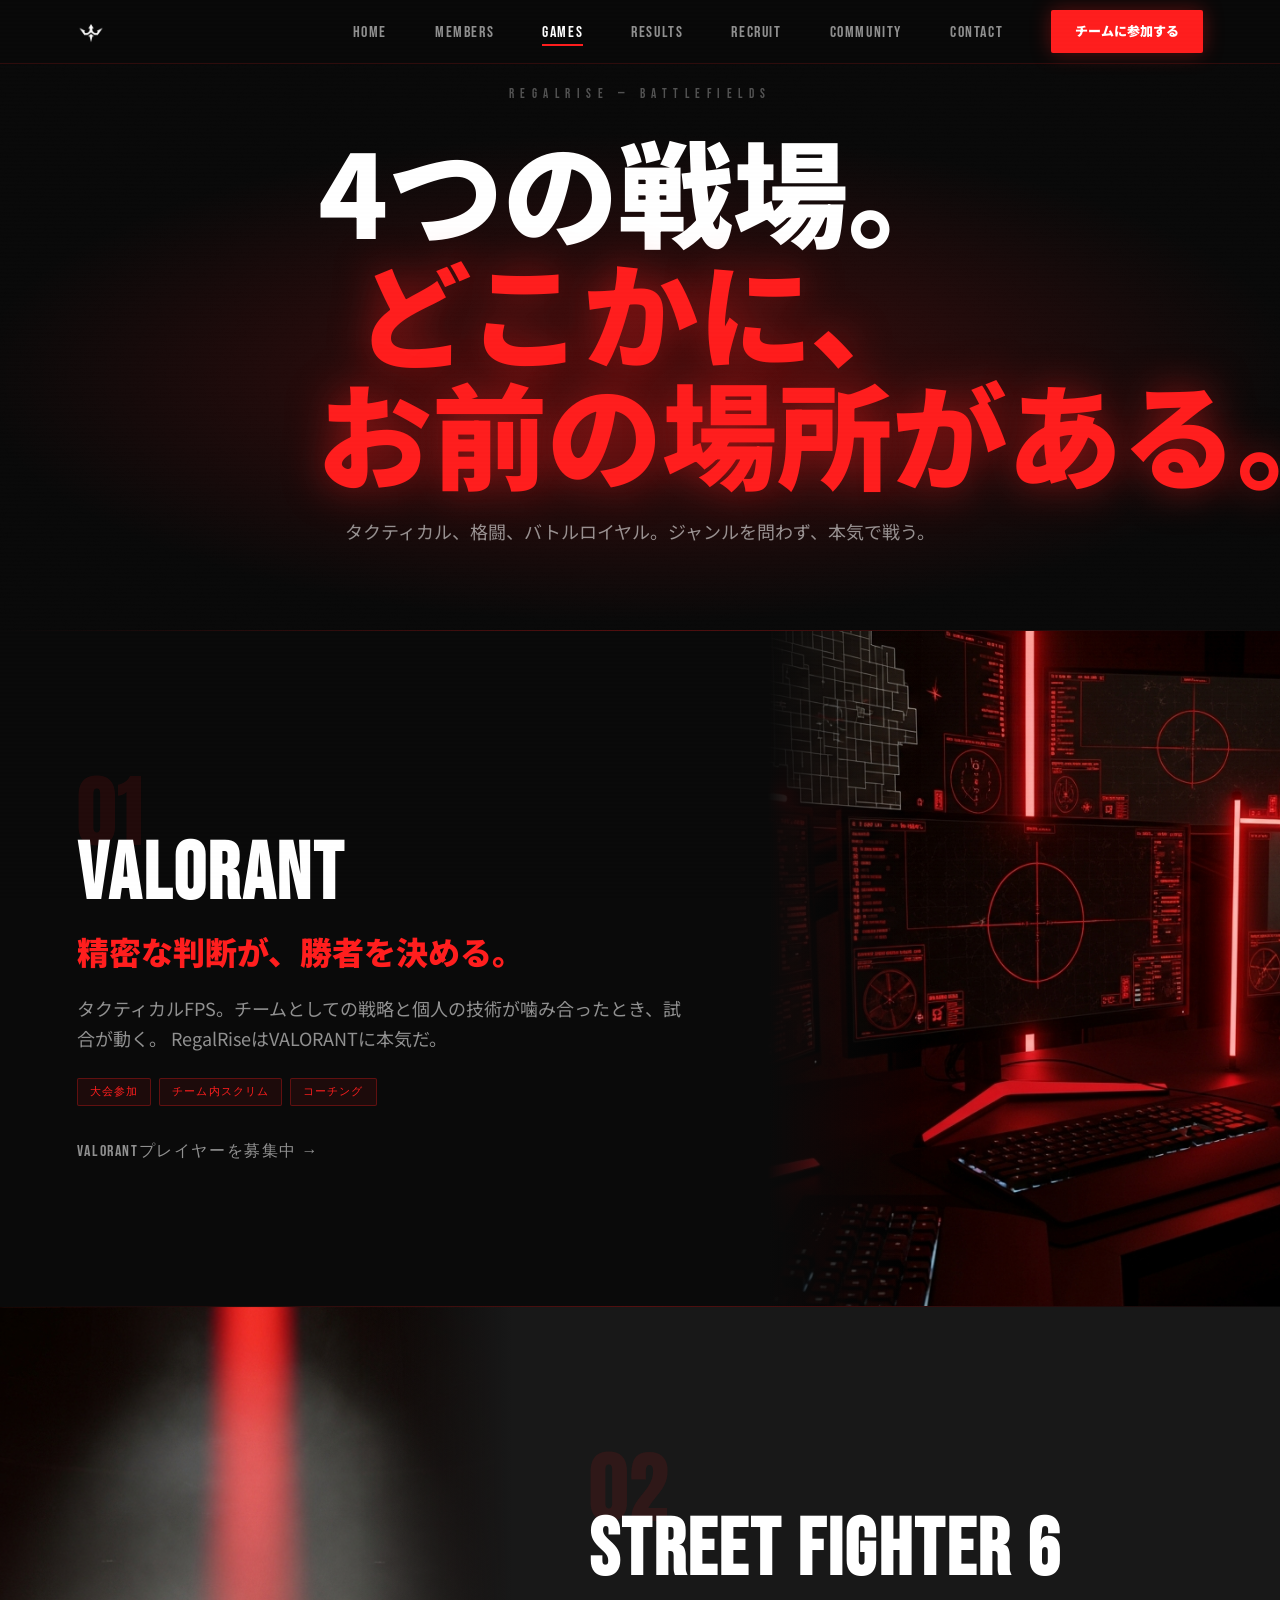
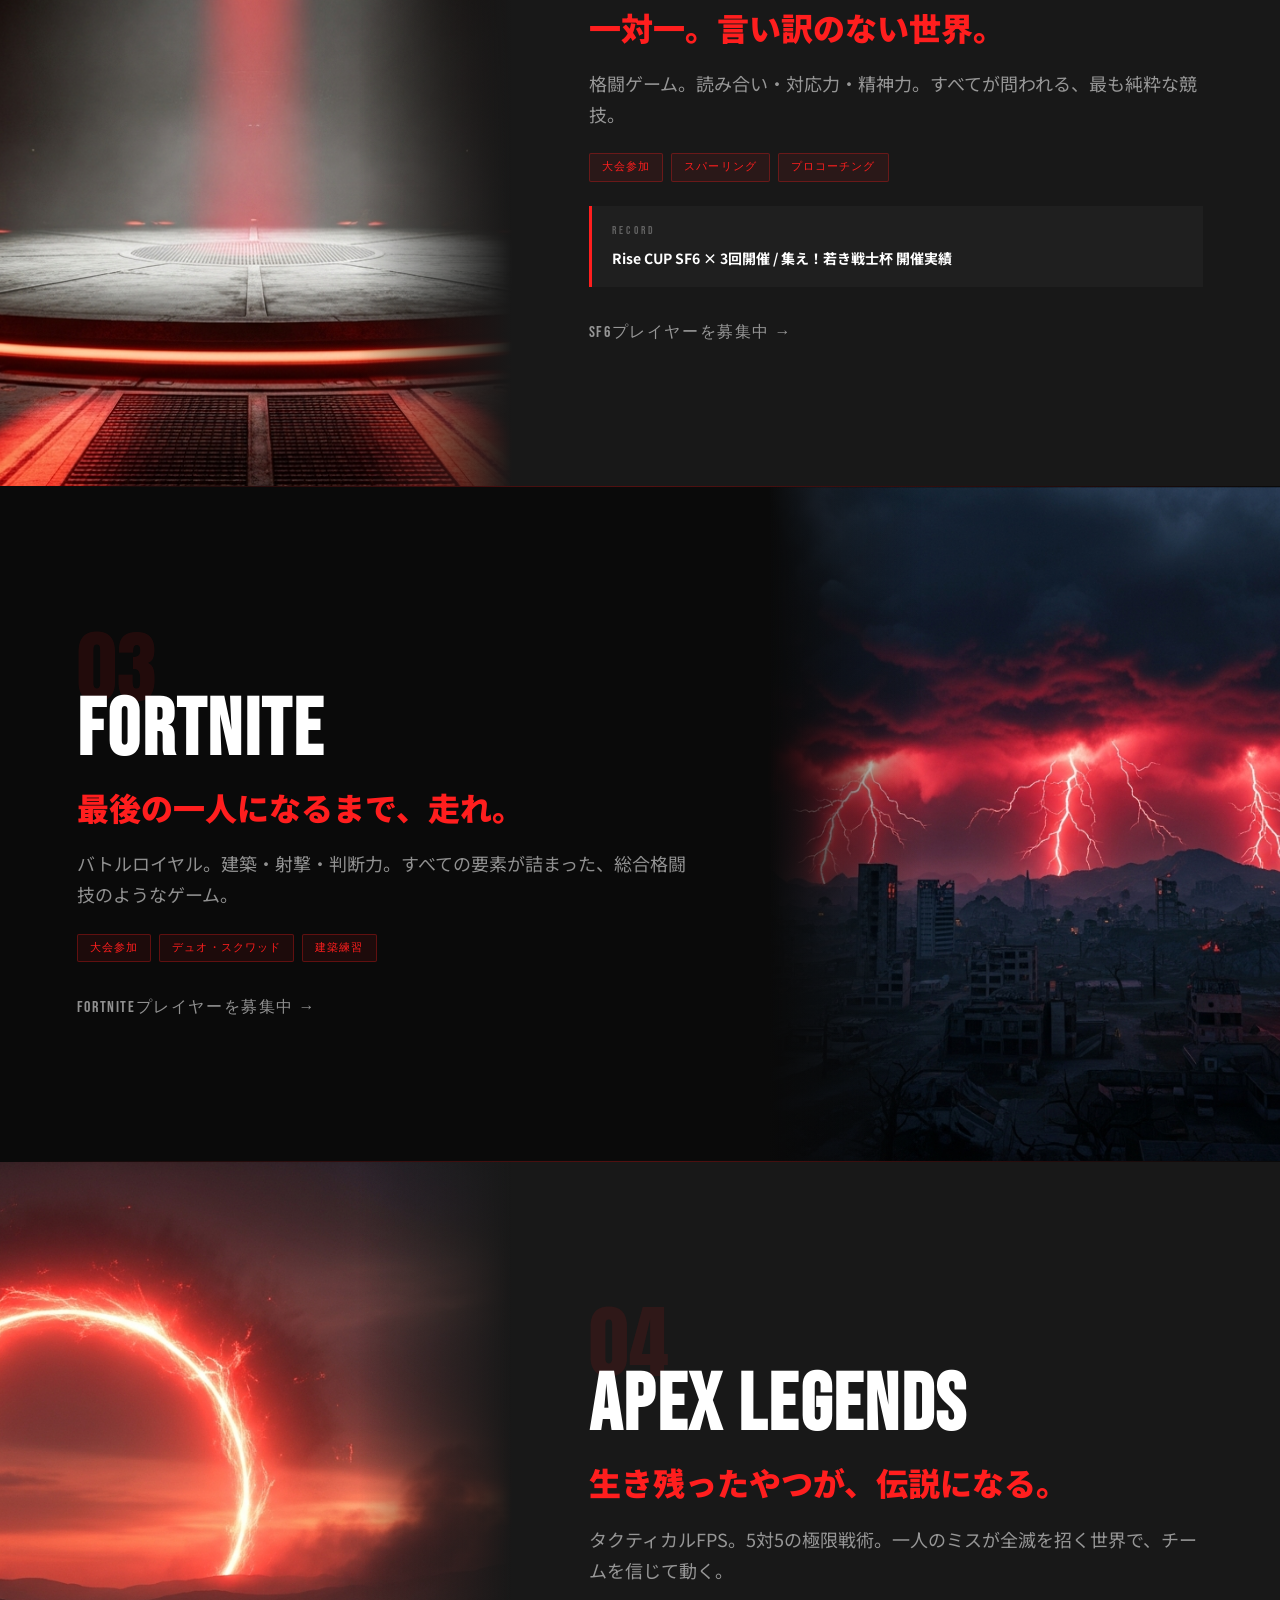
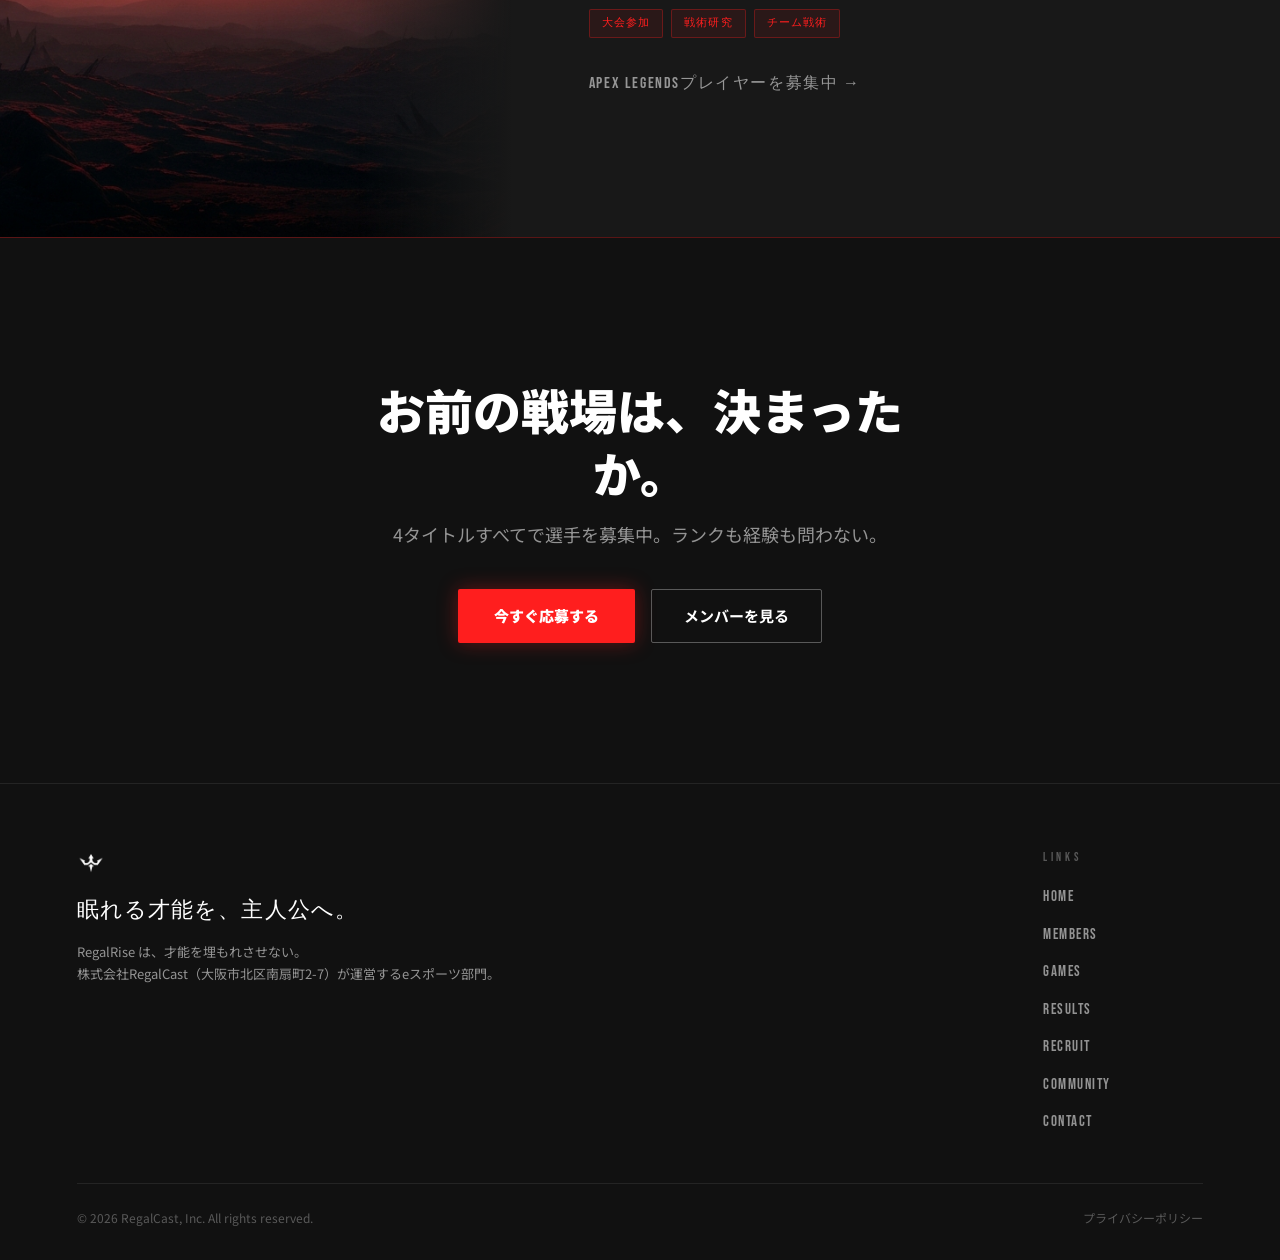
<file: games.html>
<!DOCTYPE html>
<html lang="ja">
<head>
  <meta charset="UTF-8">
  <meta name="viewport" content="width=device-width, initial-scale=1.0">
  <title>GAMES — RegalRise</title>
  <meta name="description" content="RegalRiseが戦う4つのゲームタイトル。VALORANT / Street Fighter 6 / FORTNITE / Apex Legends。どこかに、お前の戦場がある。">
  <link rel="icon" type="image/png" href="assets/logo/favicon.png">
  <link rel="apple-touch-icon" href="assets/logo/regalrise_logo.png">
  <link rel="preconnect" href="https://fonts.googleapis.com">
  <link rel="preconnect" href="https://fonts.gstatic.com" crossorigin>
  <link href="https://fonts.googleapis.com/css2?family=Bebas+Neue&family=Anton&family=Noto+Sans+JP:wght@400;700;900&display=swap" rel="stylesheet">
  <link rel="stylesheet" href="assets/css/variables.css">
  <link rel="stylesheet" href="assets/css/base.css">
  <link rel="stylesheet" href="assets/css/nav.css">
  <style>
    /* ────────────────────────────────────────────
       HERO
    ──────────────────────────────────────────── */
    .games-hero {
      position: relative;
      height: 70vh;
      min-height: 480px;
      background: radial-gradient(ellipse 80% 60% at 50% 60%, rgba(255,30,30,0.22) 0%, transparent 65%), #0A0A0A;
      overflow: hidden;
      display: flex;
      align-items: center;
      justify-content: center;
      text-align: center;
    }

    .games-hero-inner {
      position: relative;
      z-index: 10;
      max-width: 800px;
      padding: 0 clamp(20px, 6vw, 80px);
    }

    .games-hero-eyebrow {
      font-family: var(--font-display);
      font-size: 13px;
      letter-spacing: 0.5em;
      color: var(--color-text-muted);
      margin-bottom: 24px;
    }

    .games-hero-heading {
      word-break: keep-all;
      font-family: var(--font-body);
      font-weight: 900;
      font-size: var(--text-display-l);
      color: #FFFFFF;
      line-height: 1.05;
    }

    .games-hero-heading span {
      color: var(--color-red);
      text-shadow: var(--shadow-text-glow);
    }

    .games-hero-sub {
      margin-top: 24px;
      font-family: var(--font-body);
      font-weight: 400;
      font-size: var(--text-body-l);
      color: var(--color-text-secondary);
    }

    /* ────────────────────────────────────────────
       ゲームセクション（共通）
    ──────────────────────────────────────────── */
    .game-section {
      position: relative;
      min-height: 60vh;
      overflow: hidden;
      display: grid;
      grid-template-columns: 60% 40%;
    }

    /* 偶数番目：左右反転 */
    .game-section.reverse {
      grid-template-columns: 40% 60%;
    }

    .game-text-col {
      position: relative;
      z-index: 10;
      padding: var(--section-pad-y) clamp(20px, 6vw, 80px);
      display: flex;
      flex-direction: column;
      justify-content: center;
      background: var(--color-black);
    }

    .game-section.reverse .game-text-col {
      order: 2;
      background: var(--color-black-soft);
    }

    .game-section.reverse .game-img-col {
      order: 1;
    }

    .game-img-col {
      position: relative;
      overflow: hidden;
    }

    .game-img-col::before {
      content: '';
      position: absolute;
      inset: 0;
      background: linear-gradient(to right, #0A0A0A 0%, transparent 30%);
      z-index: 2;
      pointer-events: none;
    }

    .game-section.reverse .game-img-col::before {
      background: linear-gradient(to left, var(--color-black-soft) 0%, transparent 30%);
    }

    .game-img-col .game-bg {
      width: 100%;
      height: 100%;
      background-size: cover;
      background-position: center;
      transition: transform 0.8s cubic-bezier(0.22, 1, 0.36, 1);
    }

    .game-section:hover .game-bg {
      transform: scale(1.04);
    }

    /* テキスト内要素 */
    .game-num {
      font-family: var(--font-impact);
      font-size: 80px;
      color: rgba(255,30,30,0.10);
      line-height: 1;
      margin-bottom: -16px;
      user-select: none;
    }

    .game-title-en {
      font-family: var(--font-display);
      font-size: var(--text-display-m);
      color: #FFFFFF;
      letter-spacing: 0.03em;
      line-height: 1;
    }

    .game-catch {
      margin-top: 16px;
      font-family: var(--font-body);
      font-weight: 900;
      font-size: var(--text-h3);
      color: var(--color-red);
      line-height: var(--leading-snug);
    }

    .game-body {
      margin-top: 20px;
      font-family: var(--font-body);
      font-weight: 400;
      font-size: var(--text-body-l);
      color: var(--color-text-secondary);
      line-height: var(--leading-normal);
    }

    .game-tags {
      display: flex;
      gap: 8px;
      flex-wrap: wrap;
      margin-top: 24px;
    }

    .game-tag {
      font-family: var(--font-display);
      font-size: 11px;
      letter-spacing: 0.1em;
      padding: 4px 12px;
      border-radius: var(--radius-badge);
      background: var(--color-red-glow-soft);
      color: var(--color-red);
      border: 1px solid var(--color-red-border);
    }

    .game-result {
      margin-top: 24px;
      padding: 16px 20px;
      background: var(--color-black-raise);
      border-left: var(--border-left-accent);
    }

    .game-result-label {
      font-family: var(--font-display);
      font-size: 11px;
      letter-spacing: 0.3em;
      color: var(--color-text-muted);
      margin-bottom: 6px;
    }

    .game-result-text {
      font-family: var(--font-body);
      font-weight: 700;
      font-size: 14px;
      color: #FFFFFF;
    }

    .game-recruit-link {
      margin-top: 32px;
      display: inline-flex;
      align-items: center;
      gap: 8px;
      font-family: var(--font-display);
      font-size: 16px;
      letter-spacing: 0.1em;
      color: var(--color-text-secondary);
      text-decoration: none;
      transition: color var(--transition-fast);
    }

    .game-recruit-link:hover { color: var(--color-red); }

    /* VALORANT */
    .bg-valorant {
      background-image: url('assets/images/games_valorant.png');
      background-color: #1A0A0A;
    }

    /* SF6 */
    .bg-sf6 {
      background-image: url('assets/images/games_sf6.png');
      background-color: #0A0A1A;
    }

    /* FORTNITE */
    .bg-fortnite {
      background-image: url('assets/images/games_fortnite.png');
      background-color: #0A1210;
    }

    /* R6 */
    .bg-r6 {
      background-image: url('assets/images/games_apex.png');
      background-color: #0A0F1A;
    }

    /* セクション区切り */
    .game-divider {
      height: 1px;
      background: var(--grad-red-sweep);
      opacity: 0.3;
    }

    /* ────────────────────────────────────────────
       BOTTOM CTA
    ──────────────────────────────────────────── */
    .games-cta {
      background: var(--color-black-mid);
      border-top: 1px solid var(--color-red-border);
      padding: var(--section-pad-y) clamp(20px, 6vw, 80px);
      text-align: center;
    }

    .games-cta-inner {
      max-width: 600px;
      margin: 0 auto;
    }

    .games-cta-heading {
      font-family: var(--font-body);
      font-weight: 900;
      font-size: var(--text-h2);
      color: #FFFFFF;
      line-height: var(--leading-snug);
    }

    .games-cta-body {
      margin-top: 16px;
      font-family: var(--font-body);
      font-weight: 400;
      font-size: var(--text-body-l);
      color: var(--color-text-secondary);
    }

    .games-cta-btn-group {
      margin-top: 40px;
      display: flex;
      justify-content: center;
      gap: 16px;
      flex-wrap: wrap;
    }

    /* ────────────────────────────────────────────
       RESPONSIVE
    ──────────────────────────────────────────── */
    @media (max-width: 1199px) {
      .game-section,
      .game-section.reverse {
        grid-template-columns: 55% 45%;
      }
    }

    @media (max-width: 767px) {
      .game-section,
      .game-section.reverse {
        grid-template-columns: 1fr;
        grid-template-rows: auto auto;
      }

      .game-section .game-text-col,
      .game-section.reverse .game-text-col {
        order: 2;
      }

      .game-section .game-img-col,
      .game-section.reverse .game-img-col {
        order: 1;
        min-height: 240px;
      }

      .game-section .game-img-col::before,
      .game-section.reverse .game-img-col::before {
        background: linear-gradient(to top, var(--color-black) 0%, transparent 40%);
      }
    
      .games-hero-heading { font-size: clamp(28px, 8vw, 120px); }
    }
  </style>
</head>
<body>

<!-- ノイズキャンバス -->
<canvas id="noise-canvas" style="position:fixed;inset:0;pointer-events:none;z-index:1;opacity:0.025;"></canvas>
<div class="scanlines"></div>

<!-- ナビゲーション -->
<nav class="nav">
  <a href="home.html" class="nav-logo">
    <img src="assets/logo/regalrise_logo.png" alt="RegalRise" style="filter:invert(1);">
  </a>
  <ul class="nav-links">
    <li><a href="home.html" class="nav-link">HOME</a></li>
    <li><a href="members.html" class="nav-link">MEMBERS</a></li>
    <li><a href="games.html" class="nav-link active">GAMES</a></li>
    <li><a href="results.html" class="nav-link">RESULTS</a></li>
    <li><a href="recruit.html" class="nav-link">RECRUIT</a></li>
    <li><a href="community.html" class="nav-link">COMMUNITY</a></li>
    <li><a href="contact.html" class="nav-link">CONTACT</a></li>
  </ul>
  <a href="recruit.html" class="btn-primary nav-cta">チームに参加する</a>
  <button class="nav-hamburger" aria-label="メニューを開く" aria-expanded="false">
    <span></span><span></span><span></span>
  </button>
</nav>

<!-- モバイルメニュー -->
<div class="nav-mobile-menu" role="navigation" aria-label="モバイルナビゲーション">
  <a href="home.html">HOME</a>
  <a href="members.html">MEMBERS</a>
  <a href="games.html">GAMES</a>
  <a href="results.html">RESULTS</a>
  <a href="recruit.html">RECRUIT</a>
  <a href="community.html">COMMUNITY</a>
  <a href="contact.html">CONTACT</a>
  <a href="recruit.html" class="btn-primary">チームに参加する</a>
</div>

<!-- ═══════════════════════════════════════════
  HERO
═══════════════════════════════════════════ -->
<section class="games-hero">
  <div class="games-hero-inner">
    <p class="games-hero-eyebrow fade-up">REGALRISE — BATTLEFIELDS</p>
    <h1 class="games-hero-heading fade-up delay-1">
      4つの戦場。<br><span>どこかに、お前の場所がある。</span>
    </h1>
    <p class="games-hero-sub fade-up delay-2">
      タクティカル、格闘、バトルロイヤル。ジャンルを問わず、本気で戦う。
    </p>
  </div>
</section>

<div class="game-divider"></div>

<!-- ═══════════════════════════════════════════
  VALORANT
═══════════════════════════════════════════ -->
<section class="game-section" id="valorant" aria-labelledby="valorant-heading">
  <div class="game-text-col">
    <p class="game-num fade-up">01</p>
    <h2 class="game-title-en fade-up delay-1" id="valorant-heading">VALORANT</h2>
    <p class="game-catch fade-up delay-1">精密な判断が、勝者を決める。</p>
    <p class="game-body fade-up delay-2">
      タクティカルFPS。チームとしての戦略と個人の技術が噛み合ったとき、試合が動く。
      RegalRiseはVALORANTに本気だ。
    </p>
    <div class="game-tags fade-up delay-2">
      <span class="game-tag">大会参加</span>
      <span class="game-tag">チーム内スクリム</span>
      <span class="game-tag">コーチング</span>
    </div>
    <a href="recruit.html" class="game-recruit-link fade-up delay-3">
      VALORANTプレイヤーを募集中 →
    </a>
  </div>
  <div class="game-img-col">
    <div class="game-bg bg-valorant"></div>
  </div>
</section>

<div class="game-divider"></div>

<!-- ═══════════════════════════════════════════
  STREET FIGHTER 6
═══════════════════════════════════════════ -->
<section class="game-section reverse" id="sf6" aria-labelledby="sf6-heading">
  <div class="game-img-col">
    <div class="game-bg bg-sf6"></div>
  </div>
  <div class="game-text-col">
    <p class="game-num fade-up">02</p>
    <h2 class="game-title-en fade-up delay-1" id="sf6-heading">STREET FIGHTER 6</h2>
    <p class="game-catch fade-up delay-1">一対一。言い訳のない世界。</p>
    <p class="game-body fade-up delay-2">
      格闘ゲーム。読み合い・対応力・精神力。すべてが問われる、最も純粋な競技。
    </p>
    <div class="game-tags fade-up delay-2">
      <span class="game-tag">大会参加</span>
      <span class="game-tag">スパーリング</span>
      <span class="game-tag">プロコーチング</span>
    </div>
    <div class="game-result fade-up delay-3">
      <p class="game-result-label">RECORD</p>
      <p class="game-result-text">Rise CUP SF6 × 3回開催 / 集え！若き戦士杯 開催実績</p>
    </div>
    <a href="recruit.html" class="game-recruit-link fade-up delay-3">
      SF6プレイヤーを募集中 →
    </a>
  </div>
</section>

<div class="game-divider"></div>

<!-- ═══════════════════════════════════════════
  FORTNITE
═══════════════════════════════════════════ -->
<section class="game-section" id="fortnite" aria-labelledby="fortnite-heading">
  <div class="game-text-col">
    <p class="game-num fade-up">03</p>
    <h2 class="game-title-en fade-up delay-1" id="fortnite-heading">FORTNITE</h2>
    <p class="game-catch fade-up delay-1">最後の一人になるまで、走れ。</p>
    <p class="game-body fade-up delay-2">
      バトルロイヤル。建築・射撃・判断力。すべての要素が詰まった、総合格闘技のようなゲーム。
    </p>
    <div class="game-tags fade-up delay-2">
      <span class="game-tag">大会参加</span>
      <span class="game-tag">デュオ・スクワッド</span>
      <span class="game-tag">建築練習</span>
    </div>
    <a href="recruit.html" class="game-recruit-link fade-up delay-3">
      FORTNITEプレイヤーを募集中 →
    </a>
  </div>
  <div class="game-img-col">
    <div class="game-bg bg-fortnite"></div>
  </div>
</section>

<div class="game-divider"></div>

<!-- ═══════════════════════════════════════════
  APEX LEGENDS
═══════════════════════════════════════════ -->
<section class="game-section reverse" id="apex" aria-labelledby="apex-heading">
  <div class="game-img-col">
    <div class="game-bg bg-r6"></div>
  </div>
  <div class="game-text-col">
    <p class="game-num fade-up">04</p>
    <h2 class="game-title-en fade-up delay-1" id="apex-heading">APEX LEGENDS</h2>
    <p class="game-catch fade-up delay-1">生き残ったやつが、伝説になる。</p>
    <p class="game-body fade-up delay-2">
      タクティカルFPS。5対5の極限戦術。一人のミスが全滅を招く世界で、チームを信じて動く。
    </p>
    <div class="game-tags fade-up delay-2">
      <span class="game-tag">大会参加</span>
      <span class="game-tag">戦術研究</span>
      <span class="game-tag">チーム戦術</span>
    </div>
    <a href="recruit.html" class="game-recruit-link fade-up delay-3">
      Apex Legendsプレイヤーを募集中 →
    </a>
  </div>
</section>

<!-- ═══════════════════════════════════════════
  BOTTOM CTA
═══════════════════════════════════════════ -->
<section class="games-cta" aria-labelledby="games-cta-heading">
  <div class="games-cta-inner">
    <h2 class="games-cta-heading fade-up" id="games-cta-heading">
      お前の戦場は、決まったか。
    </h2>
    <p class="games-cta-body fade-up delay-1">
      4タイトルすべてで選手を募集中。ランクも経験も問わない。
    </p>
    <div class="games-cta-btn-group fade-up delay-2">
      <a href="recruit.html" class="btn-primary">今すぐ応募する</a>
      <a href="members.html" class="btn-ghost">メンバーを見る</a>
    </div>
  </div>
</section>

<!-- FOOTER -->
<footer class="footer">
  <div class="footer-inner">
    <div class="footer-top">
      <div class="footer-brand">
        <img src="assets/logo/regalrise_logo.png" class="footer-logo" alt="RegalRise" style="filter:invert(1);">
        <p class="footer-tagline">眠れる才能を、主人公へ。</p>
        <p class="footer-desc">RegalRise は、才能を埋もれさせない。<br>株式会社RegalCast（大阪市北区南扇町2-7）が運営するeスポーツ部門。</p>
      </div>
      <div class="footer-links">
        <p class="footer-nav-label">LINKS</p>
        <a href="home.html">HOME</a>
        <a href="members.html">MEMBERS</a>
        <a href="games.html">GAMES</a>
        <a href="results.html">RESULTS</a>
        <a href="recruit.html">RECRUIT</a>
        <a href="community.html">COMMUNITY</a>
        <a href="contact.html">CONTACT</a>
      </div>
    </div>
    <div class="footer-bottom">
      <span>© 2026 RegalCast, Inc. All rights reserved.</span>
      <a href="#">プライバシーポリシー</a>
    </div>
  </div>
</footer>

<script src="assets/js/noise.js"></script>
<script src="assets/js/scroll-anim.js"></script>
<script>
  window.addEventListener('DOMContentLoaded', function () {
    if (window.noiseBurst) window.noiseBurst(500);
  });

  const hamburger = document.querySelector('.nav-hamburger');
  const mobileMenu = document.querySelector('.nav-mobile-menu');
  if (hamburger && mobileMenu) {
    hamburger.addEventListener('click', function () {
      const isOpen = mobileMenu.classList.toggle('open');
      hamburger.setAttribute('aria-expanded', isOpen);
    });
  }
</script>
  <script src="assets/js/nav.js"></script>
</body>
</html>
</file>
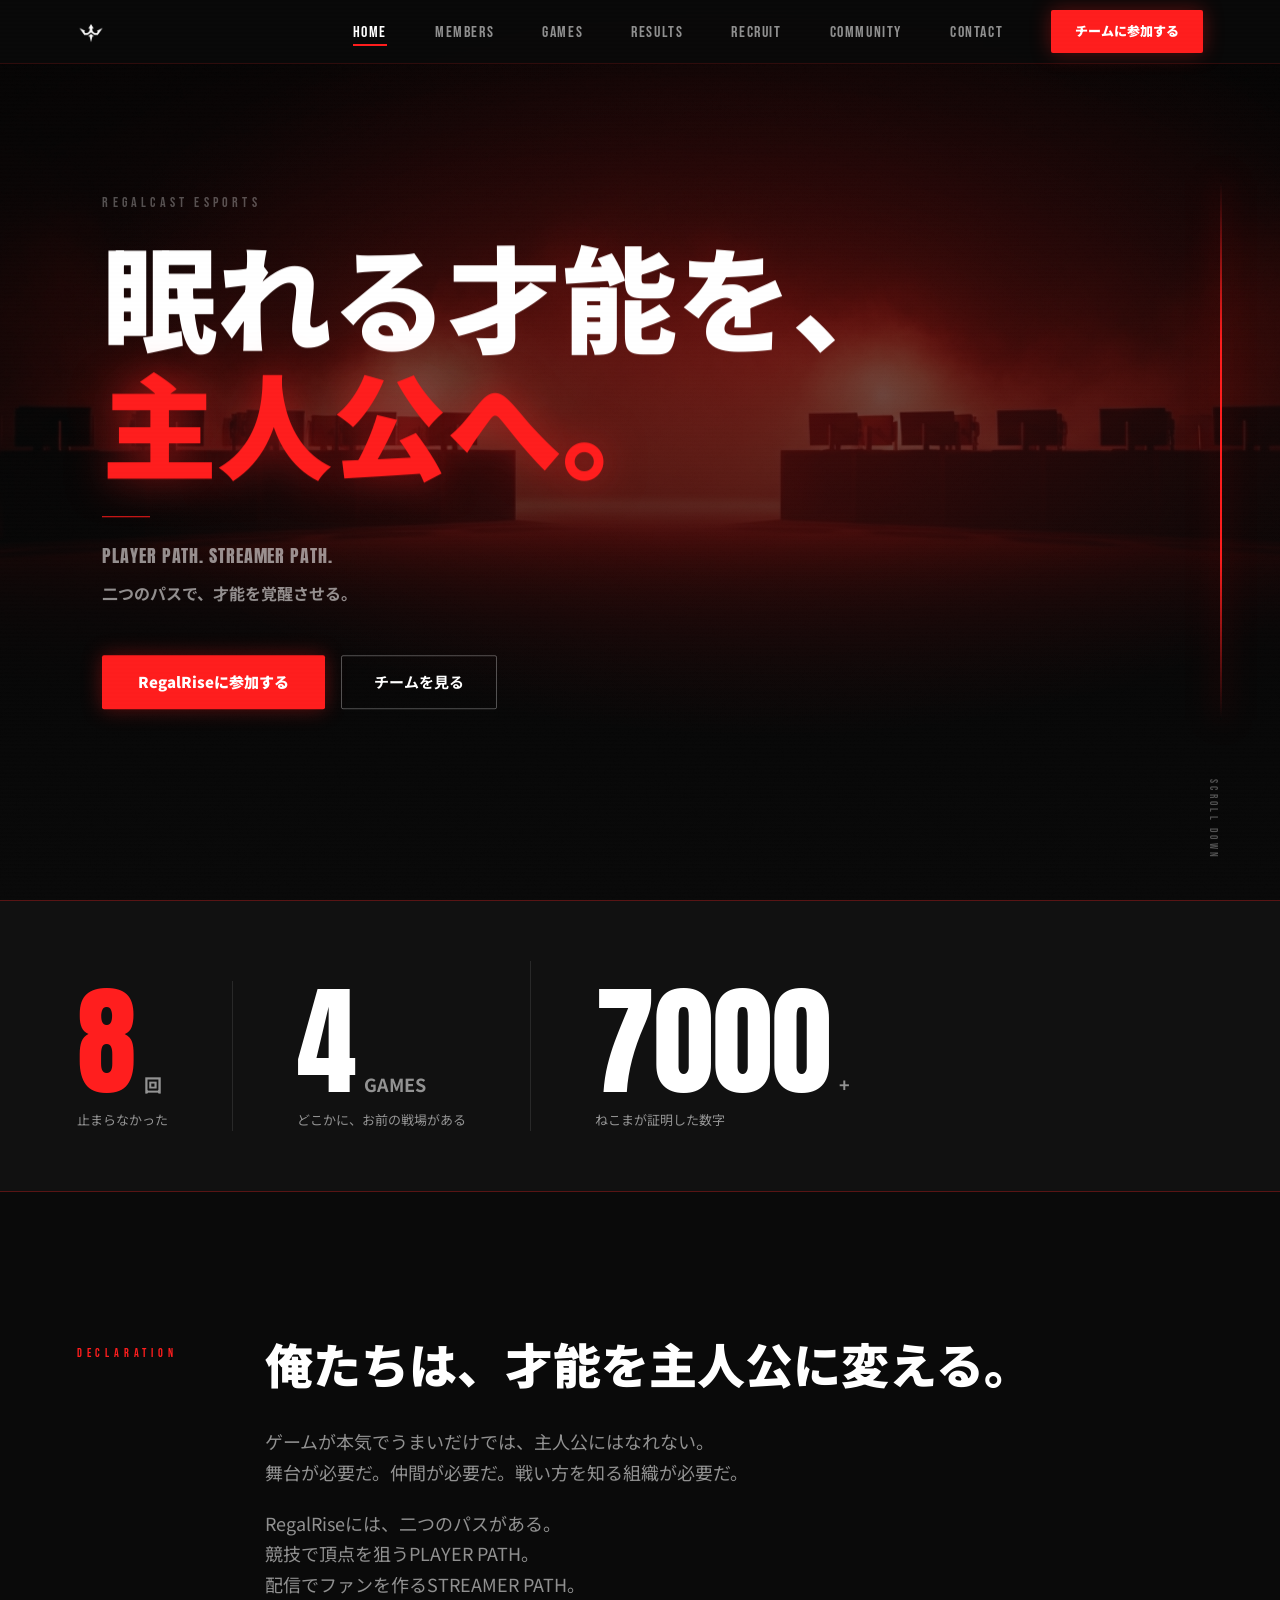
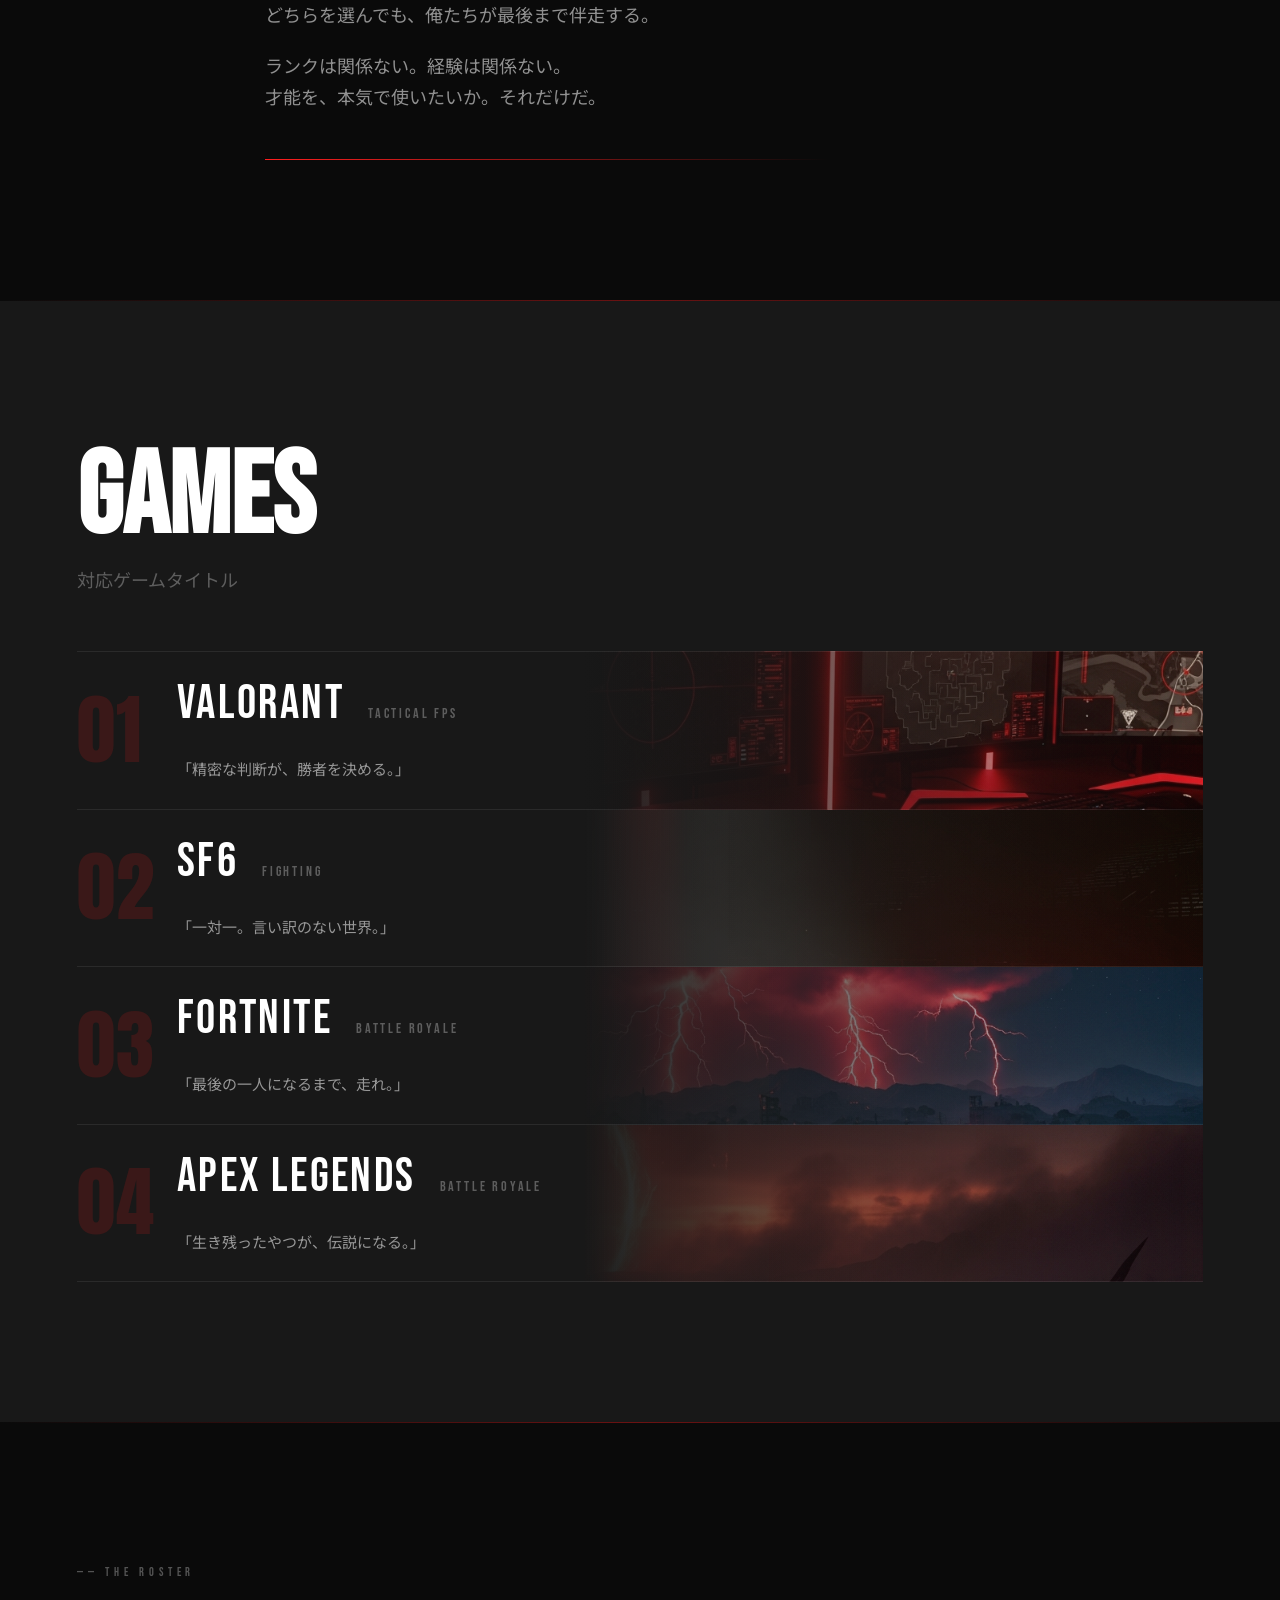
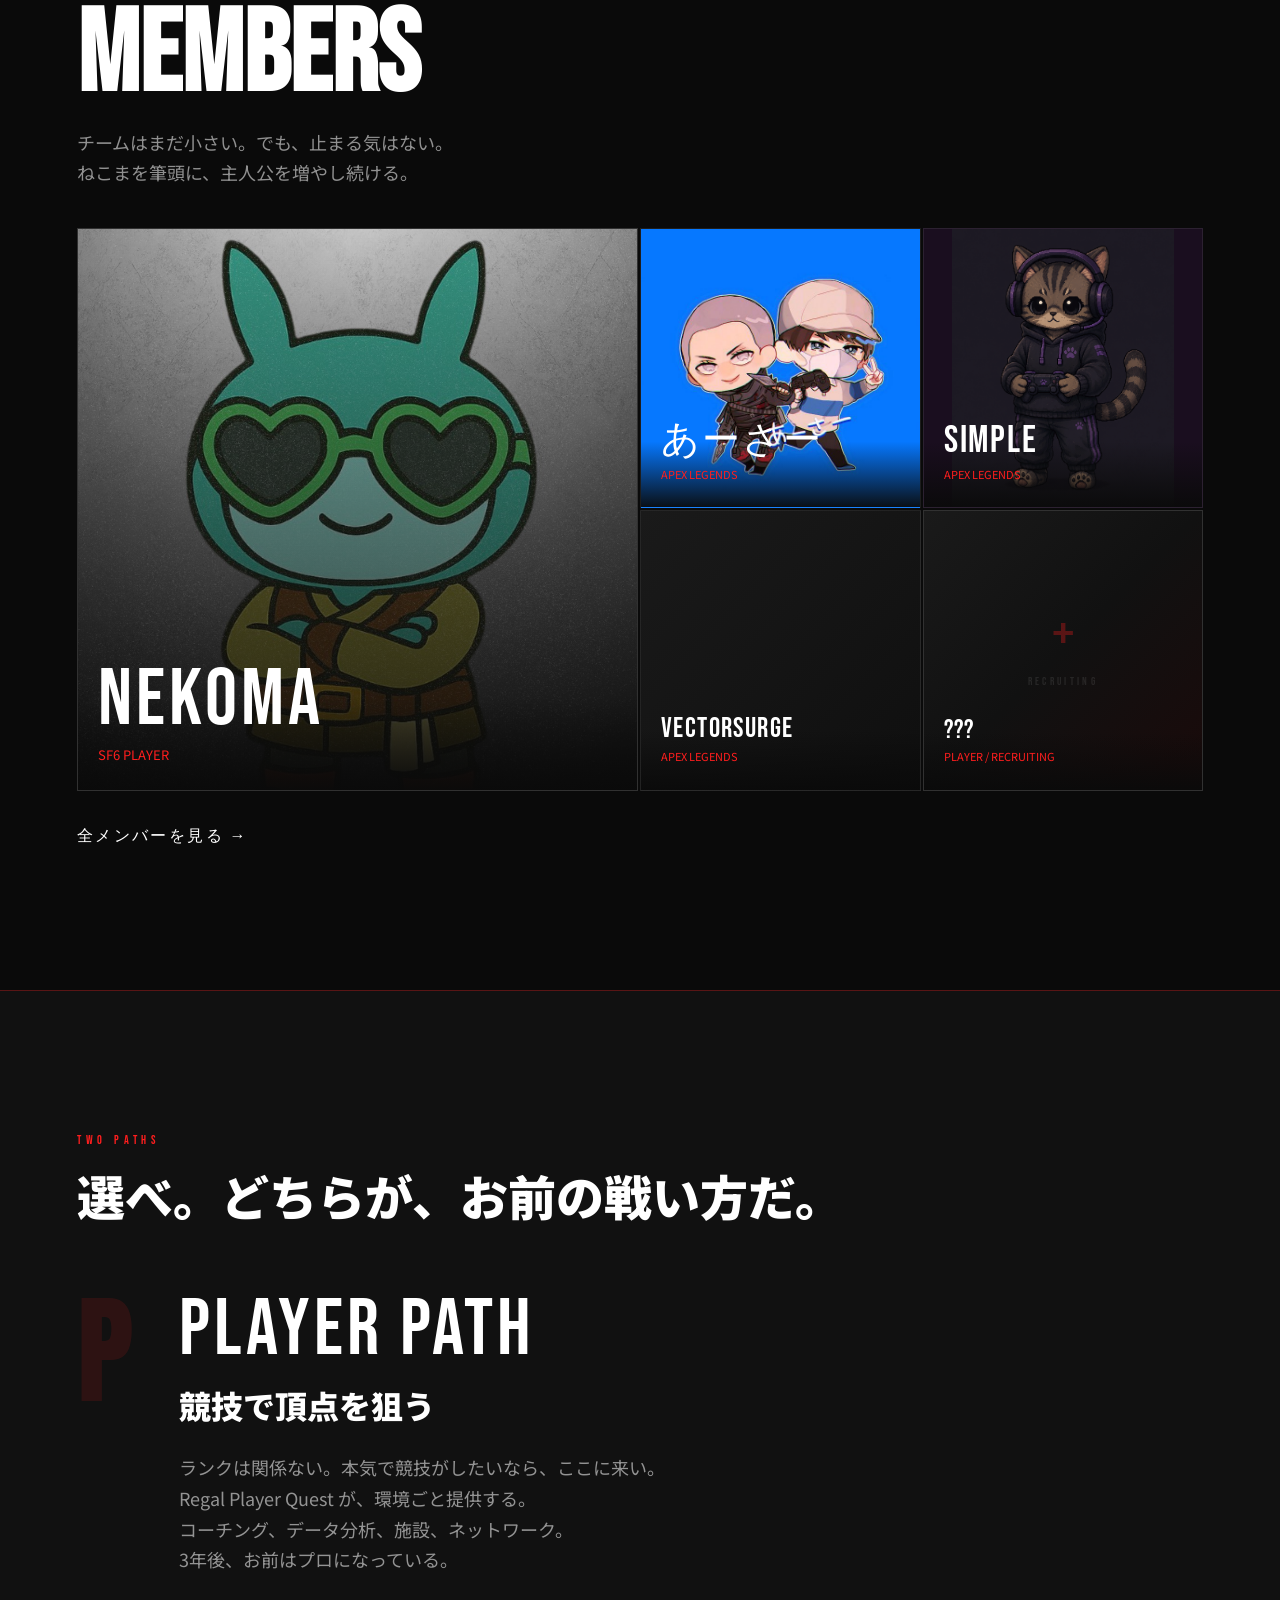
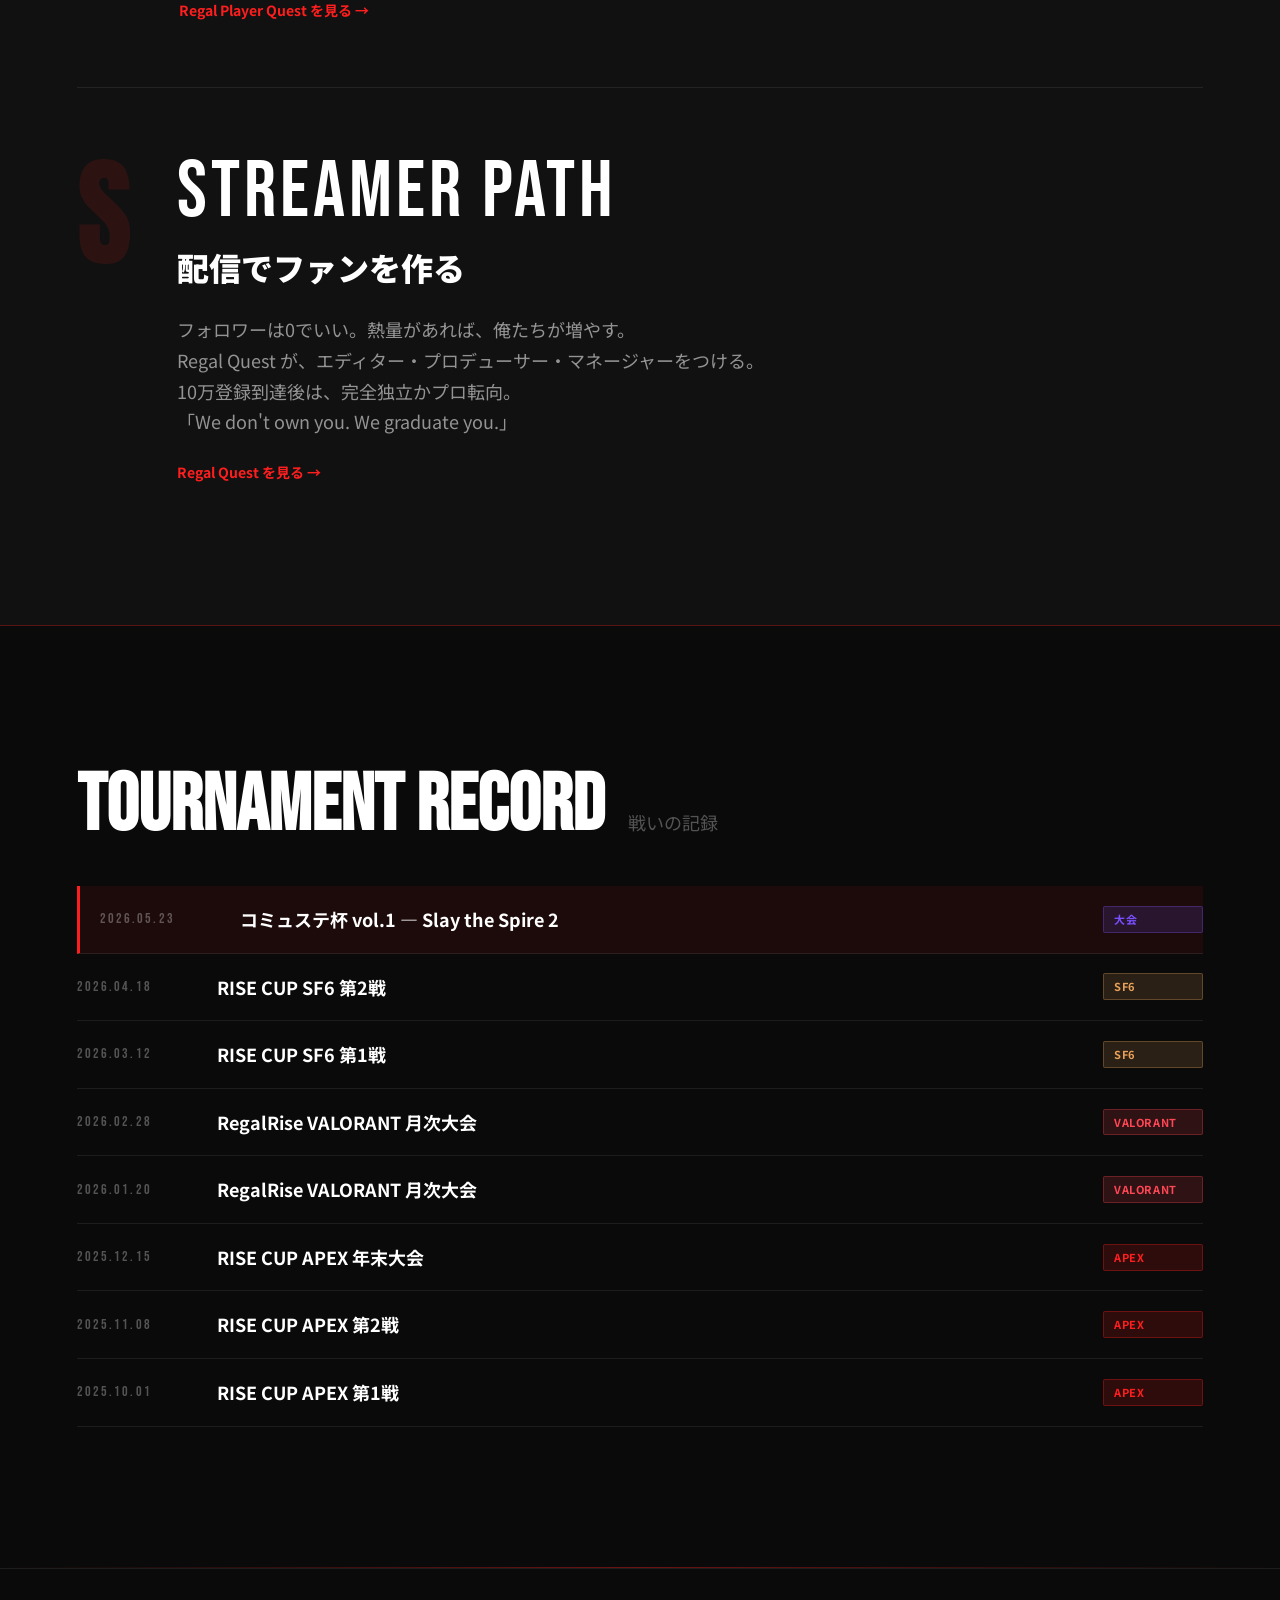
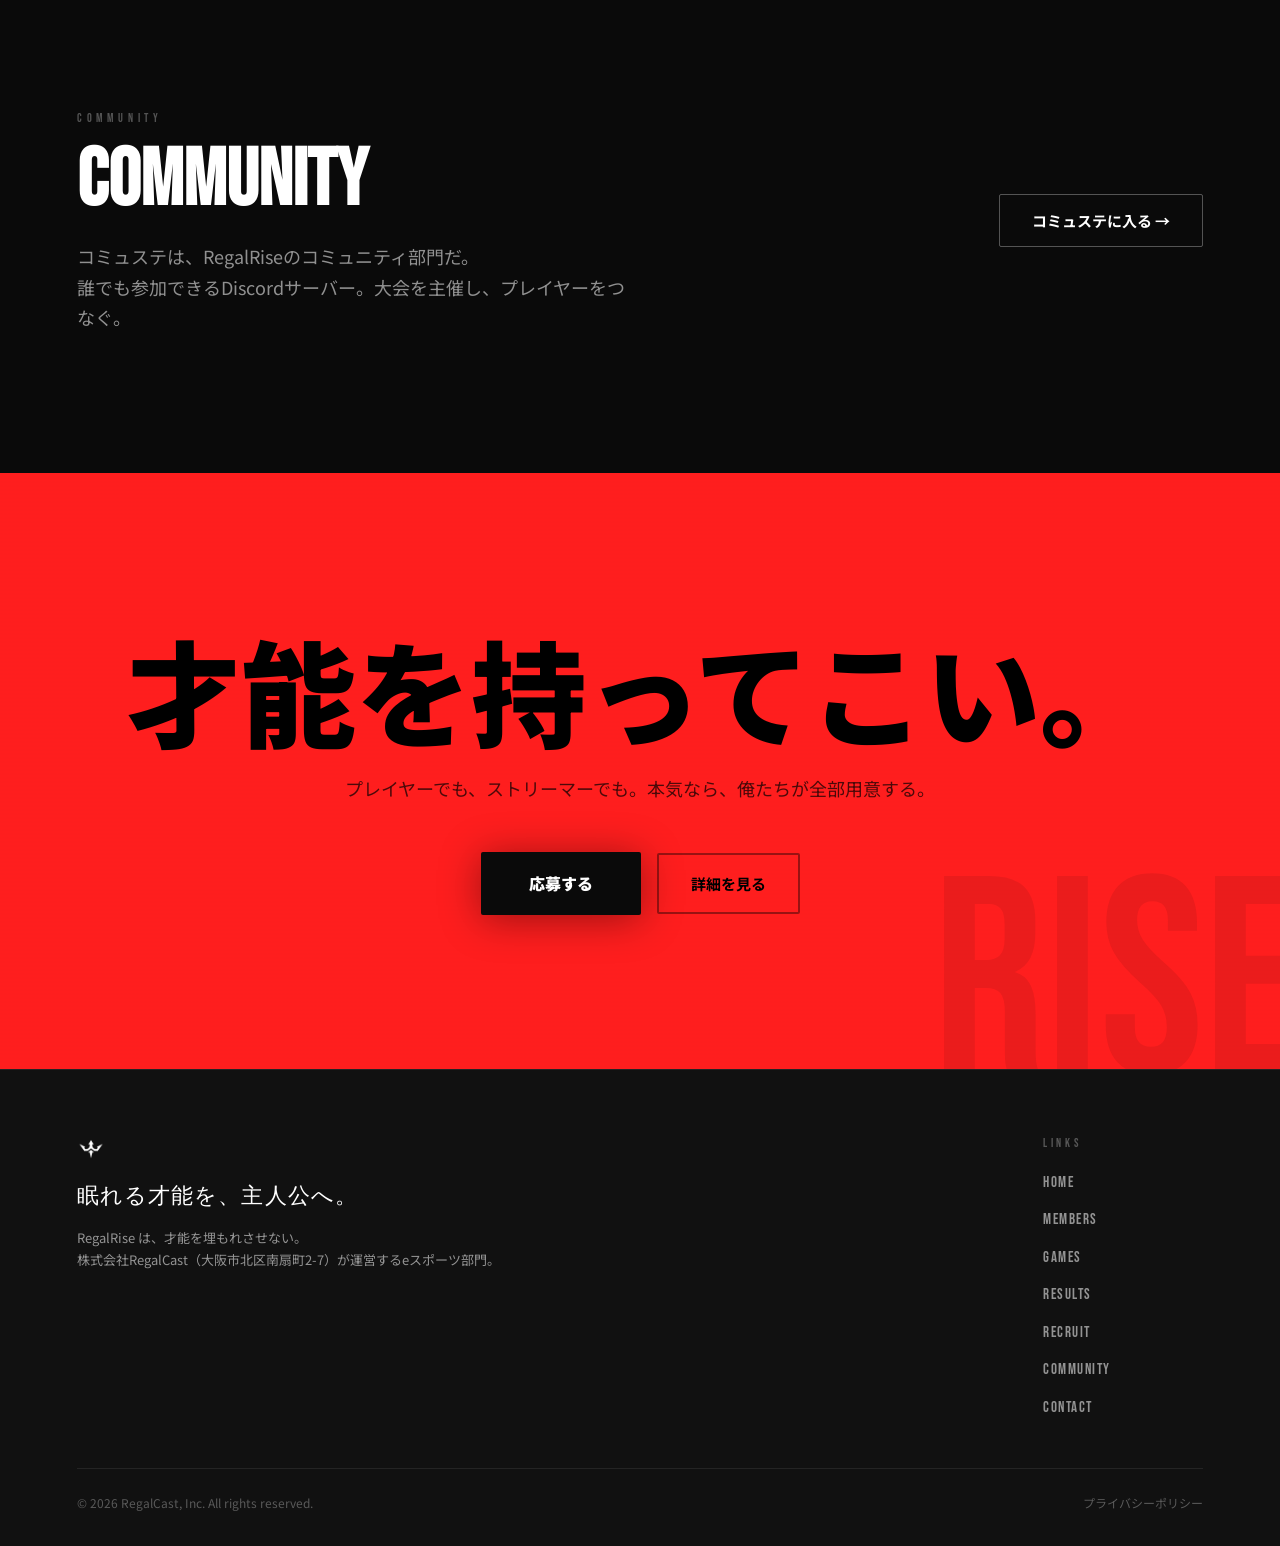
<file: home.html>
<!DOCTYPE html>
<html lang="ja">
<head>
  <meta charset="UTF-8">
  <meta name="viewport" content="width=device-width, initial-scale=1.0">
  <title>RegalRise — 眠れる才能を、主人公へ。</title>
  <meta name="description" content="RegalRise は大阪発のeスポーツチーム＋ストリーマー育成組織。PLAYER PATH と STREAMER PATH の二つのパスで、才能を主人公に変える。">
  <link rel="icon" type="image/png" href="assets/logo/favicon.png">
  <link rel="apple-touch-icon" href="assets/logo/regalrise_logo.png">
  <link rel="preconnect" href="https://fonts.googleapis.com">
  <link rel="preconnect" href="https://fonts.gstatic.com" crossorigin>
  <link href="https://fonts.googleapis.com/css2?family=Bebas+Neue&family=Anton&family=Noto+Sans+JP:wght@400;700;900&display=swap" rel="stylesheet">
  <link rel="stylesheet" href="assets/css/variables.css">
  <link rel="stylesheet" href="assets/css/base.css">
  <link rel="stylesheet" href="assets/css/nav.css">
  <style>
    /* ────────────────────────────────────────────
       HERO
    ──────────────────────────────────────────── */
    .hero {
      position: relative;
      height: 100vh;
      min-height: 600px;
      background:
        linear-gradient(to bottom, rgba(10,10,10,0.55) 0%, rgba(10,10,10,0.75) 60%, #0A0A0A 100%),
        url('assets/images/hero_bg.png') center/cover no-repeat,
        var(--grad-hero-bg);
      overflow: hidden;
      display: flex;
      align-items: center;
    }

    .hero-glow {
      position: absolute;
      inset: 0;
      background: radial-gradient(ellipse 80% 60% at 60% 40%, rgba(255,30,30,0.18) 0%, transparent 70%);
      pointer-events: none;
      z-index: 0;
    }

    .hero-left {
      position: absolute;
      left: clamp(20px, 8vw, 120px);
      top: 50%;
      transform: translateY(-50%);
      width: min(55%, 640px);
      z-index: 10;
    }

    .hero-eyebrow {
      font-family: var(--font-display);
      font-size: 14px;
      letter-spacing: 0.3em;
      color: var(--color-text-muted);
      margin-bottom: 16px;
    }

    .hero-catch { line-height: 1.1; }

    .hero-catch-white {
      word-break: keep-all;
      display: block;
      font-family: var(--font-body);
      font-weight: 900;
      font-size: var(--text-display-l);
      color: #FFFFFF;
    }

    .hero-catch-red {
      display: block;
      font-family: var(--font-body);
      font-weight: 900;
      font-size: var(--text-display-l);
      color: var(--color-red);
      text-shadow: var(--shadow-text-glow);
    }

    .hero-divider {
      margin-top: 32px;
      width: 48px;
      height: 1px;
      background: var(--color-red);
    }

    .hero-sub-en {
      margin-top: 24px;
      font-family: var(--font-impact);
      font-size: 18px;
      letter-spacing: 0.05em;
      color: var(--color-text-secondary);
    }

    .hero-sub-ja {
      margin-top: 8px;
      font-family: var(--font-body);
      font-weight: 700;
      font-size: 16px;
      color: var(--color-text-secondary);
    }

    .hero-cta-group {
      margin-top: 48px;
      display: flex;
      gap: 16px;
      flex-wrap: wrap;
    }

    .hero-right {
      position: absolute;
      right: 0;
      top: 0;
      width: 45%;
      height: 100%;
      z-index: 5;
    }

    .hero-vert-line {
      position: absolute;
      right: 10%;
      top: 20%;
      width: 2px;
      height: 60vh;
      background: linear-gradient(to bottom, transparent, #FF1E1E 30%, #FF1E1E 70%, transparent);
      box-shadow: 0 0 30px rgba(255,30,30,0.6);
    }

    .hero-scroll-hint {
      position: absolute;
      bottom: 40px;
      right: 10%;
      display: flex;
      flex-direction: column;
      align-items: center;
      gap: 8px;
    }

    .hero-scroll-hint span {
      writing-mode: vertical-rl;
      font-family: var(--font-display);
      font-size: 11px;
      letter-spacing: 0.3em;
      color: var(--color-text-muted);
      animation: bounce 2s ease infinite;
    }

    /* ────────────────────────────────────────────
       STATS BANNER
    ──────────────────────────────────────────── */
    .stats-banner {
      background: var(--color-black-mid);
      padding: 60px clamp(20px, 6vw, 80px);
      border-top: 1px solid var(--color-red-border);
      border-bottom: 1px solid var(--color-red-border);
      display: flex;
      justify-content: flex-start;
      align-items: flex-end;
      position: relative;
      z-index: 10;
    }

    .stats-item { display: flex; flex-direction: column; }

    .stats-item-a {
      padding-right: 64px;
      border-right: 1px solid rgba(255,255,255,0.1);
      padding-top: 0;
    }

    .stats-item-b {
      padding: 0 64px;
      border-right: 1px solid rgba(255,255,255,0.1);
      padding-top: 20px;
    }

    .stats-item-c {
      padding-left: 64px;
      padding-top: 12px;
    }

    .stats-number {
      font-family: var(--font-impact);
      font-size: var(--text-stat);
      line-height: 1;
    }

    .stats-number-red   { color: var(--color-red); }
    .stats-number-white { color: #FFFFFF; }

    .stats-unit {
      font-family: var(--font-body);
      font-weight: 700;
      font-size: 18px;
      color: var(--color-text-secondary);
      margin-top: 4px;
    }

    .stats-note {
      font-family: var(--font-body);
      font-weight: 400;
      font-size: 13px;
      color: var(--color-text-secondary);
      margin-top: 8px;
    }

    /* ────────────────────────────────────────────
       DECLARATION
    ──────────────────────────────────────────── */
    .declaration {
      background: var(--color-black);
      padding: var(--section-pad-y) clamp(20px, 6vw, 80px);
    }

    .declaration-inner {
      max-width: var(--container-max);
      margin: 0 auto;
      display: grid;
      grid-template-columns: 140px 1fr;
      gap: 48px;
    }

    .declaration-label {
      font-family: var(--font-display);
      font-size: 12px;
      letter-spacing: 0.4em;
      color: var(--color-red);
      padding-top: 12px;
    }

    .declaration-heading {
      font-family: var(--font-body);
      font-weight: 900;
      font-size: var(--text-h2);
      color: #FFFFFF;
      line-height: var(--leading-snug);
    }

    .declaration-body { margin-top: 32px; }

    .declaration-para {
      font-family: var(--font-body);
      font-weight: 400;
      font-size: var(--text-body-l);
      color: var(--color-text-secondary);
      line-height: var(--leading-normal);
      margin-bottom: 20px;
    }

    .declaration-para:last-child { margin-bottom: 0; }

    .declaration-rule {
      margin-top: 48px;
      width: 100%;
      height: 1px;
      background: linear-gradient(to right, var(--color-red) 0%, transparent 60%);
      border: none;
    }

    /* ────────────────────────────────────────────
       GAMES
    ──────────────────────────────────────────── */
    .games-section {
      background: var(--color-black-soft);
      padding: var(--section-pad-y) clamp(20px, 6vw, 80px);
    }

    .games-inner {
      max-width: var(--container-max);
      margin: 0 auto;
    }

    .games-header {
      margin-bottom: 56px;
    }

    .games-title {
      font-family: var(--font-display);
      font-size: var(--text-display-l);
      color: #FFFFFF;
      line-height: 1;
    }

    .games-sub {
      margin-top: 8px;
      font-family: var(--font-body);
      font-weight: 400;
      font-size: var(--text-body-l);
      color: var(--color-text-muted);
    }

    /* タイトルリスト：縦積み */
    .games-list {
      display: flex;
      flex-direction: column;
      gap: 0;
    }

    .game-row {
      display: grid;
      grid-template-columns: 100px 1fr;
      align-items: center;
      padding: 28px 0;
      border-bottom: 1px solid var(--color-border);
      position: relative;
      overflow: hidden;
      cursor: default;
      transition: padding-left var(--transition-base);
    }

    .game-row:first-child {
      border-top: 1px solid var(--color-border);
    }

    .game-row::before {
      content: '';
      position: absolute;
      left: 0;
      top: 0;
      bottom: 0;
      width: 3px;
      background: var(--color-red);
      transform: scaleY(0);
      transform-origin: center;
      transition: transform var(--transition-base);
    }

    .game-row:hover::before {
      transform: scaleY(1);
    }

    .game-row:hover {
      padding-left: 12px;
    }

    .game-num {
      font-family: var(--font-impact);
      font-size: clamp(48px, 6vw, 80px);
      line-height: 1;
      color: rgba(255,30,30,0.15);
      letter-spacing: 0.02em;
      user-select: none;
    }

    .game-info {
      display: flex;
      align-items: baseline;
      gap: 24px;
      flex-wrap: wrap;
      position: relative;
    }

    /* ゲームカラーグロー（右端） */
    .game-row-valorant { background: linear-gradient(to left, rgba(255,70,84,0.06) 0%, transparent 55%), linear-gradient(to right, var(--color-black-soft) 45%, transparent 100%), url('assets/images/games_valorant.png') right/cover no-repeat; }
    .game-row-sf6      { background: linear-gradient(to left, rgba(232,161,90,0.06) 0%, transparent 55%), linear-gradient(to right, var(--color-black-soft) 45%, transparent 100%), url('assets/images/games_sf6.png') right/cover no-repeat; }
    .game-row-fortnite { background: linear-gradient(to left, rgba(100,210,255,0.06) 0%, transparent 55%), linear-gradient(to right, var(--color-black-soft) 45%, transparent 100%), url('assets/images/games_fortnite.png') right/cover no-repeat; }
    .game-row-r6       { background: linear-gradient(to left, rgba(255,30,30,0.06) 0%, transparent 55%), linear-gradient(to right, var(--color-black-soft) 45%, transparent 100%), url('assets/images/games_apex.png') right/cover no-repeat; }

    .game-name {
      font-family: var(--font-display);
      font-size: clamp(28px, 4vw, 48px);
      color: #FFFFFF;
      letter-spacing: 0.05em;
      line-height: 1;
    }

    .game-genre {
      font-family: var(--font-display);
      font-size: 14px;
      letter-spacing: 0.2em;
      color: var(--color-text-muted);
    }

    .game-quote {
      width: 100%;
      margin-top: 6px;
      font-family: var(--font-body);
      font-weight: 400;
      font-size: var(--text-body);
      color: var(--color-text-secondary);
      line-height: 1.5;
    }

    /* ────────────────────────────────────────────
       MEMBERS
    ──────────────────────────────────────────── */
    .members-section {
      background: var(--color-black);
      padding: var(--section-pad-y) clamp(20px, 6vw, 80px);
    }

    .members-inner {
      max-width: var(--container-max);
      margin: 0 auto;
    }

    .members-eyebrow {
      font-family: var(--font-display);
      font-size: 12px;
      letter-spacing: 0.4em;
      color: var(--color-text-muted);
      margin-bottom: 16px;
    }

    .members-title {
      font-family: var(--font-display);
      font-size: var(--text-display-l);
      color: #FFFFFF;
      line-height: 1;
      margin-bottom: 12px;
    }

    .members-desc {
      font-family: var(--font-body);
      font-weight: 400;
      font-size: var(--text-body-l);
      color: var(--color-text-secondary);
      line-height: var(--leading-normal);
      max-width: 560px;
      margin-bottom: 40px;
    }

    .members-grid {
      display: grid;
      grid-template-columns: 2fr 1fr 1fr;
      gap: 2px;
    }

    .member-card {
      position: relative;
      overflow: hidden;
      background: var(--color-black-raise);
      border: var(--border-card);
      transition: border-color var(--transition-base),
                  box-shadow var(--transition-base),
                  transform var(--transition-slow);
    }

    .member-card:hover {
      border-color: var(--color-red-border);
      box-shadow: var(--shadow-card-red);
      transform: translateY(-4px);
    }

    .member-card-large {
      grid-column: 1;
      grid-row: 1 / span 2;
      /* aspect-ratioなし → 小カードの行高さに合わせて自動伸縮 */
    }

    .member-card-sm {
      aspect-ratio: 1/1;
      min-height: 220px;
    }
    .member-card-b  { grid-column: 2; grid-row: 1; }
    .member-card-c  { grid-column: 3; grid-row: 1; }
    .member-card-d  { grid-column: 2; grid-row: 2; }
    .member-card-e  { grid-column: 3; grid-row: 2; }

    /* ねこまカード：実画像 */
    .member-placeholder-nekoma {
      width: 100%;
      height: 100%;
      background:
        linear-gradient(to bottom, rgba(10,10,10,0.2) 0%, rgba(10,10,10,0.8) 100%),
        url('assets/images/members/nekoma_icon.jpg') center top/cover no-repeat;
      min-height: 200px;
    }

    /* RECRUITプレースホルダー */
    .member-placeholder-recruit {
      width: 100%;
      height: 100%;
      background:
        linear-gradient(135deg, #1A1A1A 0%, #111111 50%, #1A0A0A 100%);
      min-height: 200px;
      display: flex;
      align-items: center;
      justify-content: center;
    }

    .member-placeholder-recruit-inner {
      text-align: center;
      opacity: 0.3;
    }

    .member-placeholder-recruit-icon {
      font-family: var(--font-display);
      font-size: clamp(32px, 5vw, 56px);
      color: var(--color-red);
      line-height: 1;
      display: block;
    }

    .member-placeholder-recruit-label {
      font-family: var(--font-display);
      font-size: 11px;
      letter-spacing: 0.3em;
      color: var(--color-text-muted);
      margin-top: 8px;
      display: block;
    }

    .member-overlay {
      position: absolute;
      bottom: 0;
      left: 0;
      right: 0;
      padding: 24px 20px;
      background: linear-gradient(to top, rgba(10,10,10,0.95) 0%, transparent 60%);
    }

    .member-name {
      font-family: var(--font-display);
      font-size: var(--text-display-m);
      color: #FFFFFF;
      letter-spacing: 0.05em;
      line-height: 1;
    }

    .member-card-sm .member-name {
      font-size: calc(var(--text-display-m) * 0.65);
    }

    .member-role {
      margin-top: 4px;
      font-family: var(--font-body);
      font-weight: 400;
      font-size: 13px;
      color: var(--color-red);
    }

    .member-card-sm .member-role { font-size: 11px; }

    .members-cta {
      margin-top: 32px;
      display: inline-block;
      font-family: var(--font-display);
      font-size: 16px;
      letter-spacing: 0.15em;
      color: #FFFFFF;
      transition: color var(--transition-fast);
    }

    .members-cta:hover { color: var(--color-red); }

    /* ────────────────────────────────────────────
       TWO PATHS
    ──────────────────────────────────────────── */
    .paths-section {
      background: var(--color-black-mid);
      border-top: 1px solid var(--color-red-border);
      border-bottom: 1px solid var(--color-red-border);
      padding: var(--section-pad-y) clamp(20px, 6vw, 80px);
    }

    .paths-inner {
      max-width: var(--container-max);
      margin: 0 auto;
    }

    .paths-label {
      font-family: var(--font-display);
      font-size: 12px;
      letter-spacing: 0.4em;
      color: var(--color-red);
      margin-bottom: 12px;
    }

    .paths-heading {
      font-family: var(--font-body);
      font-weight: 900;
      font-size: var(--text-h2);
      color: #FFFFFF;
      line-height: var(--leading-snug);
      margin-bottom: 64px;
    }

    .path-item {
      display: flex;
      gap: 48px;
      align-items: flex-start;
      padding-bottom: 64px;
    }

    .path-item + .path-item {
      border-top: 1px solid var(--color-border);
      padding-top: 64px;
      padding-bottom: 0;
    }

    .path-deco-letter {
      font-family: var(--font-impact);
      font-size: clamp(80px, 10vw, 120px);
      line-height: 1;
      color: rgba(255,30,30,0.12);
      flex-shrink: 0;
      user-select: none;
      letter-spacing: -0.02em;
    }

    .path-content {}

    .path-title-en {
      font-family: var(--font-display);
      font-size: var(--text-display-m);
      color: #FFFFFF;
      letter-spacing: 0.05em;
      line-height: 1;
    }

    .path-title-ja {
      margin-top: 8px;
      font-family: var(--font-body);
      font-weight: 900;
      font-size: var(--text-h3);
      color: #FFFFFF;
    }

    .path-body {
      margin-top: 20px;
      font-family: var(--font-body);
      font-weight: 400;
      font-size: var(--text-body-l);
      color: var(--color-text-secondary);
      line-height: var(--leading-normal);
    }

    .path-link {
      display: inline-block;
      margin-top: 24px;
      font-family: var(--font-body);
      font-weight: 700;
      font-size: 14px;
      color: var(--color-red);
      transition: opacity var(--transition-fast);
    }

    .path-link:hover { opacity: 0.75; }

    /* ────────────────────────────────────────────
       TOURNAMENT RECORD
    ──────────────────────────────────────────── */
    .results-section {
      background: var(--color-black);
      padding: var(--section-pad-y) clamp(20px, 6vw, 80px);
    }

    .results-inner {
      max-width: var(--container-max);
      margin: 0 auto;
    }

    .results-header {
      display: flex;
      align-items: baseline;
      gap: 24px;
      margin-bottom: 40px;
    }

    .results-title {
      font-family: var(--font-display);
      font-size: var(--text-display-m);
      color: #FFFFFF;
      line-height: 1;
    }

    .results-sub {
      font-family: var(--font-body);
      font-weight: 400;
      font-size: var(--text-body-l);
      color: var(--color-text-muted);
    }

    .tournament-list {
      display: flex;
      flex-direction: column;
    }

    .tournament-row {
      display: grid;
      grid-template-columns: 140px 1fr 100px;
      align-items: center;
      padding: 18px 0;
      border-bottom: 1px solid var(--color-border);
      transition: background var(--transition-fast), padding-left var(--transition-base);
    }

    .tournament-row:hover {
      background: var(--color-black-raise);
      padding-left: 16px;
    }

    /* 最新行（featured） */
    .tournament-row-featured {
      background: var(--color-red-glow-soft);
      border-left: var(--border-left-accent);
      padding-left: 20px;
    }

    .tournament-row-featured:hover {
      background: rgba(255,30,30,0.12);
      padding-left: 20px;
    }

    .tournament-date {
      font-family: var(--font-display);
      font-size: 14px;
      letter-spacing: 0.15em;
      color: var(--color-text-muted);
    }

    .tournament-name {
      font-family: var(--font-body);
      font-weight: 700;
      font-size: var(--text-body-l);
      color: #FFFFFF;
    }

    /* ────────────────────────────────────────────
       COMMUNITY (セクション)
    ──────────────────────────────────────────── */
    .community-section {
      background: var(--color-black);
      padding: var(--section-pad-y) clamp(20px, 6vw, 80px);
      border-top: 1px solid var(--color-border);
    }

    .community-inner {
      max-width: var(--container-max);
      margin: 0 auto;
      display: flex;
      justify-content: space-between;
      align-items: center;
      gap: 48px;
    }

    .community-left {}

    .community-label {
      font-family: var(--font-display);
      font-size: 12px;
      letter-spacing: 0.4em;
      color: var(--color-text-muted);
      margin-bottom: 12px;
    }

    .community-heading {
      font-family: var(--font-display);
      font-size: var(--text-display-m);
      color: #FFFFFF;
      line-height: 1;
    }

    .community-body {
      margin-top: 20px;
      font-family: var(--font-body);
      font-weight: 400;
      font-size: var(--text-body-l);
      color: var(--color-text-secondary);
      line-height: var(--leading-normal);
      max-width: 560px;
    }

    .community-right {
      flex-shrink: 0;
    }

    /* ────────────────────────────────────────────
       RECRUIT CTA
    ──────────────────────────────────────────── */
    .recruit-cta {
      position: relative;
      background: var(--color-red);
      padding: clamp(80px, 12vw, 160px) clamp(20px, 6vw, 80px);
      overflow: hidden;
      text-align: center;
      z-index: 10;
    }

    .recruit-cta-scanlines {
      position: absolute;
      inset: 0;
      background: repeating-linear-gradient(
        0deg,
        transparent,
        transparent 2px,
        rgba(0,0,0,0.06) 2px,
        rgba(0,0,0,0.06) 4px
      );
      pointer-events: none;
      z-index: 1;
      opacity: 0.06;
    }

    .recruit-cta-deco {
      position: absolute;
      right: -2%;
      bottom: -10%;
      font-family: var(--font-display);
      font-size: 280px;
      color: rgba(0,0,0,0.08);
      pointer-events: none;
      user-select: none;
      line-height: 1;
      z-index: 0;
    }

    .recruit-cta-inner {
      position: relative;
      z-index: 2;
    }

    .recruit-cta-heading {
      font-family: var(--font-body);
      font-weight: 900;
      font-size: var(--text-display-l);
      color: #000000;
      line-height: 1.1;
    }

    .recruit-cta-sub {
      margin-top: 20px;
      font-family: var(--font-body);
      font-weight: 400;
      font-size: var(--text-body-l);
      color: rgba(0,0,0,0.7);
    }

    .recruit-cta-buttons {
      margin-top: 48px;
      display: flex;
      justify-content: center;
      align-items: center;
      gap: 16px;
      flex-wrap: wrap;
    }

    .btn-dark {
      display: inline-flex;
      align-items: center;
      gap: 8px;
      background: #0A0A0A;
      color: #FFFFFF;
      border: none;
      padding: 18px 48px;
      font-family: var(--font-body);
      font-weight: 900;
      font-size: 16px;
      border-radius: var(--radius-btn);
      box-shadow: 0 4px 40px rgba(0,0,0,0.4);
      cursor: pointer;
      transition: var(--transition-slow);
      white-space: nowrap;
      text-decoration: none;
    }

    .btn-dark:hover {
      background: #1F1F1F;
      box-shadow: 0 4px 60px rgba(0,0,0,0.6);
      transform: translateY(-2px);
    }

    .btn-outline-dark {
      display: inline-flex;
      align-items: center;
      gap: 8px;
      background: transparent;
      color: #000000;
      border: 2px solid rgba(0,0,0,0.4);
      padding: 16px 32px;
      font-family: var(--font-body);
      font-weight: 700;
      font-size: 15px;
      border-radius: var(--radius-btn);
      cursor: pointer;
      transition: var(--transition-base);
      white-space: nowrap;
      text-decoration: none;
    }

    .btn-outline-dark:hover { background: rgba(0,0,0,0.1); }

    /* ────────────────────────────────────────────
       RESPONSIVE
    ──────────────────────────────────────────── */
    @media (max-width: 1199px) {
      .hero-right { display: none; }

      .hero-left { width: min(70%, 640px); }

      .stats-banner { gap: 32px; }

      .game-row { grid-template-columns: 72px 1fr; }

      .paths-inner .path-item { gap: 24px; }

      .community-inner {
        flex-direction: column;
        align-items: flex-start;
      }
    }

    @media (max-width: 767px) {
      .hero-left {
        left: clamp(20px, 5vw, 40px);
        width: calc(100% - 40px);
      }

      .hero-cta-group { flex-direction: column; gap: 12px; }

      .hero-cta-group .btn-primary,
      .hero-cta-group .btn-ghost {
        width: 100%;
        justify-content: center;
      }

      .stats-banner {
        flex-direction: column;
        align-items: flex-start;
        gap: 0;
      }

      .stats-item {
        padding: 24px 0 !important;
        border-right: none !important;
        border-bottom: 1px solid rgba(255,255,255,0.1);
      }

      .stats-item:last-child { border-bottom: none; }

      .declaration-inner {
        grid-template-columns: 1fr;
        gap: 24px;
      }

      .game-row { grid-template-columns: 56px 1fr; }

      .game-num { font-size: 40px; }

      .path-item {
        flex-direction: column;
        gap: 16px;
      }

      .path-deco-letter { font-size: 60px; }

      .members-grid {
        grid-template-columns: 1fr 1fr;
      }

      /* ねこまを1行目全幅に固定 */
      .member-card-large {
        grid-column: 1 / span 2;
        grid-row: 1;
        aspect-ratio: 4/3;
      }

      /* 小カードを2行目以降に均等配置 */
      .member-card-b { grid-column: 1; grid-row: 2; }
      .member-card-c { grid-column: 2; grid-row: 2; }
      .member-card-d { grid-column: 1; grid-row: 3; }
      .member-card-e { grid-column: 2; grid-row: 3; }
      /* min-heightをリセットしてaspect-ratioだけで制御 */
      .member-card-sm { min-height: 0; aspect-ratio: 1/1; }

      .tournament-row {
        grid-template-columns: 110px 1fr 80px;
      }

      .community-inner {
        flex-direction: column;
        align-items: flex-start;
        gap: 32px;
      }
    }
  </style>
</head>
<body>

<!-- ノイズキャンバス -->
<canvas id="noise-canvas" style="position:fixed;inset:0;pointer-events:none;z-index:1;opacity:0.025;"></canvas>
<div class="scanlines"></div>

<!-- ナビゲーション -->
<nav class="nav">
  <a href="home.html" class="nav-logo">
    <img src="assets/logo/regalrise_logo.png" alt="RegalRise" style="filter:invert(1);">
  </a>
  <ul class="nav-links">
    <li><a href="home.html" class="nav-link active">HOME</a></li>
    <li><a href="members.html" class="nav-link">MEMBERS</a></li>
    <li><a href="#games" class="nav-link">GAMES</a></li>
    <li><a href="results.html" class="nav-link">RESULTS</a></li>
    <li><a href="recruit.html" class="nav-link">RECRUIT</a></li>
    <li><a href="community.html" class="nav-link">COMMUNITY</a></li>
    <li><a href="contact.html" class="nav-link">CONTACT</a></li>
  </ul>
  <a href="recruit.html" class="btn-primary nav-cta">チームに参加する</a>
  <button class="nav-hamburger" aria-label="メニューを開く" aria-expanded="false">
    <span></span><span></span><span></span>
  </button>
</nav>

<!-- モバイルメニュー -->
<div class="nav-mobile-menu" role="navigation" aria-label="モバイルナビゲーション">
  <a href="home.html">HOME</a>
  <a href="members.html">MEMBERS</a>
  <a href="#games">GAMES</a>
  <a href="results.html">RESULTS</a>
  <a href="recruit.html">RECRUIT</a>
  <a href="community.html">COMMUNITY</a>
  <a href="contact.html">CONTACT</a>
  <a href="recruit.html" class="btn-primary">チームに参加する</a>
</div>

<!-- ═══════════════════════════════════════════
  HERO
═══════════════════════════════════════════ -->
<section class="hero">
  <div class="hero-glow"></div>

  <!-- 左カラム：テキスト -->
  <div class="hero-left">
    <p class="hero-eyebrow">REGALCAST ESPORTS</p>
    <h1 class="hero-catch">
      <span class="hero-catch-white glitch-once" style="animation-delay: 0.1s;">眠れる才能を、</span>
      <span class="hero-catch-red glitch-once" style="animation-delay: 0.3s;">主人公へ。</span>
    </h1>
    <div class="hero-divider"></div>
    <p class="hero-sub-en">PLAYER PATH. STREAMER PATH.</p>
    <p class="hero-sub-ja">二つのパスで、才能を覚醒させる。</p>
    <div class="hero-cta-group">
      <a href="recruit.html" class="btn-primary">RegalRiseに参加する</a>
      <a href="members.html" class="btn-ghost">チームを見る</a>
    </div>
  </div>

  <!-- 右カラム：装飾 -->
  <div class="hero-right">
    <div class="hero-vert-line"></div>
    <div class="hero-scroll-hint">
      <span>SCROLL DOWN</span>
    </div>
  </div>
</section>

<!-- ═══════════════════════════════════════════
  STATS バナー
═══════════════════════════════════════════ -->
<div class="stats-banner" aria-label="チーム実績">
  <div class="stats-item stats-item-a fade-up">
    <div style="display:flex; align-items:baseline; gap:8px;">
      <span class="stats-number stats-number-red" data-count="8">8</span>
      <span class="stats-unit">回</span>
    </div>
    <p class="stats-note">止まらなかった</p>
  </div>
  <div class="stats-item stats-item-b fade-up delay-1">
    <div style="display:flex; align-items:baseline; gap:8px;">
      <span class="stats-number stats-number-white">4</span>
      <span class="stats-unit">GAMES</span>
    </div>
    <p class="stats-note">どこかに、お前の戦場がある</p>
  </div>
  <div class="stats-item stats-item-c fade-up delay-2">
    <div style="display:flex; align-items:baseline; gap:8px;">
      <span class="stats-number stats-number-white" data-count="7000">7,000</span>
      <span class="stats-unit">+</span>
    </div>
    <p class="stats-note">ねこまが証明した数字</p>
  </div>
</div>

<!-- ═══════════════════════════════════════════
  DECLARATION
═══════════════════════════════════════════ -->
<section class="declaration" id="declaration" aria-labelledby="declaration-heading">
  <div class="declaration-inner">
    <div>
      <p class="declaration-label">DECLARATION</p>
    </div>
    <div>
      <h2 class="declaration-heading fade-up" id="declaration-heading">俺たちは、才能を主人公に変える。</h2>
      <div class="declaration-body">
        <p class="declaration-para fade-up delay-1">
          ゲームが本気でうまいだけでは、主人公にはなれない。<br>
          舞台が必要だ。仲間が必要だ。戦い方を知る組織が必要だ。
        </p>
        <p class="declaration-para fade-up delay-2">
          RegalRiseには、二つのパスがある。<br>
          競技で頂点を狙うPLAYER PATH。<br>
          配信でファンを作るSTREAMER PATH。<br>
          どちらを選んでも、俺たちが最後まで伴走する。
        </p>
        <p class="declaration-para fade-up delay-3">
          ランクは関係ない。経験は関係ない。<br>
          才能を、本気で使いたいか。それだけだ。
        </p>
      </div>
      <hr class="declaration-rule fade-up">
    </div>
  </div>
</section>

<hr class="energy-line">

<!-- ═══════════════════════════════════════════
  GAMES
═══════════════════════════════════════════ -->
<section class="games-section" id="games" aria-labelledby="games-heading">
  <div class="games-inner">
    <div class="games-header fade-up">
      <h2 class="games-title" id="games-heading">GAMES</h2>
      <p class="games-sub">対応ゲームタイトル</p>
    </div>

    <div class="games-list">
      <!-- 01 VALORANT -->
      <div class="game-row game-row-valorant fade-up">
        <span class="game-num" aria-hidden="true">01</span>
        <div class="game-info">
          <span class="game-name">VALORANT</span>
          <span class="game-genre">Tactical FPS</span>
          <p class="game-quote">「精密な判断が、勝者を決める。」</p>
        </div>
      </div>

      <!-- 02 SF6 -->
      <div class="game-row game-row-sf6 fade-up delay-1">
        <span class="game-num" aria-hidden="true">02</span>
        <div class="game-info">
          <span class="game-name">SF6</span>
          <span class="game-genre">Fighting</span>
          <p class="game-quote">「一対一。言い訳のない世界。」</p>
        </div>
      </div>

      <!-- 03 FORTNITE -->
      <div class="game-row game-row-fortnite fade-up delay-2">
        <span class="game-num" aria-hidden="true">03</span>
        <div class="game-info">
          <span class="game-name">FORTNITE</span>
          <span class="game-genre">Battle Royale</span>
          <p class="game-quote">「最後の一人になるまで、走れ。」</p>
        </div>
      </div>

      <!-- 04 Apex Legends -->
      <div class="game-row game-row-r6 fade-up delay-3">
        <span class="game-num" aria-hidden="true">04</span>
        <div class="game-info">
          <span class="game-name">APEX LEGENDS</span>
          <span class="game-genre">Battle Royale</span>
          <p class="game-quote">「生き残ったやつが、伝説になる。」</p>
        </div>
      </div>
    </div>
  </div>
</section>

<hr class="energy-line">

<!-- ═══════════════════════════════════════════
  MEMBERS
═══════════════════════════════════════════ -->
<section class="members-section" id="members" aria-labelledby="members-heading">
  <div class="members-inner">
    <p class="members-eyebrow fade-up">—— THE ROSTER</p>
    <h2 class="members-title fade-up delay-1" id="members-heading">MEMBERS</h2>
    <p class="members-desc fade-up delay-2">
      チームはまだ小さい。でも、止まる気はない。<br>
      ねこまを筆頭に、主人公を増やし続ける。
    </p>

    <!-- 非対称グリッド（2fr 1fr 1fr） -->
    <div class="members-grid fade-up delay-3">
      <!-- 大カード（ねこま） -->
      <div class="member-card member-card-large">
        <div class="member-placeholder-nekoma"></div>
        <div class="member-overlay">
          <p class="member-name">NEKOMA</p>
          <p class="member-role">SF6 PLAYER</p>
        </div>
      </div>

      <!-- あーさー -->
      <div class="member-card member-card-sm member-card-b" style="background: url('assets/images/members/aasa.jpg') center/cover no-repeat, #0a0a0a;">
        <div class="member-overlay">
          <p class="member-name" style="font-size:clamp(18px,3vw,40px);">あーさー</p>
          <p class="member-role">APEX LEGENDS</p>
        </div>
      </div>

      <!-- simple -->
      <div class="member-card member-card-sm member-card-c" style="background: url('assets/images/members/simple.png') center 15%/contain no-repeat, #1a0e1f;">
        <div class="member-overlay">
          <p class="member-name" style="font-size:clamp(18px,3vw,40px);">SIMPLE</p>
          <p class="member-role">APEX LEGENDS</p>
        </div>
      </div>

      <!-- vectorsurge -->
      <div class="member-card member-card-sm member-card-d" style="background: linear-gradient(135deg, #1a1a1a, #0f0f0f);">
        <div class="member-overlay">
          <p class="member-name" style="font-size:clamp(14px,2.2vw,32px);">VECTORSURGE</p>
          <p class="member-role">APEX LEGENDS</p>
        </div>
      </div>

      <!-- RECRUITING -->
      <div class="member-card member-card-sm member-card-e">
        <div class="member-placeholder-recruit">
          <div class="member-placeholder-recruit-inner">
            <span class="member-placeholder-recruit-icon">+</span>
            <span class="member-placeholder-recruit-label">RECRUITING</span>
          </div>
        </div>
        <div class="member-overlay">
          <p class="member-name" style="font-size:clamp(14px,2vw,28px);">???</p>
          <p class="member-role">PLAYER / RECRUITING</p>
        </div>
      </div>
    </div>

    <a href="members.html" class="members-cta fade-up">全メンバーを見る →</a>
  </div>
</section>

<!-- ═══════════════════════════════════════════
  TWO PATHS
═══════════════════════════════════════════ -->
<section class="paths-section" id="paths" aria-labelledby="paths-heading">
  <div class="paths-inner">
    <p class="paths-label fade-up">TWO PATHS</p>
    <h2 class="paths-heading fade-up delay-1" id="paths-heading">選べ。どちらが、お前の戦い方だ。</h2>

    <!-- PLAYER PATH -->
    <div class="path-item fade-up delay-2">
      <span class="path-deco-letter" aria-hidden="true">P</span>
      <div class="path-content">
        <p class="path-title-en">PLAYER PATH</p>
        <h3 class="path-title-ja">競技で頂点を狙う</h3>
        <p class="path-body">
          ランクは関係ない。本気で競技がしたいなら、ここに来い。<br>
          Regal Player Quest が、環境ごと提供する。<br>
          コーチング、データ分析、施設、ネットワーク。<br>
          3年後、お前はプロになっている。
        </p>
        <a href="recruit.html" class="path-link">Regal Player Quest を見る →</a>
      </div>
    </div>

    <!-- STREAMER PATH -->
    <div class="path-item fade-up delay-1">
      <span class="path-deco-letter" aria-hidden="true">S</span>
      <div class="path-content">
        <p class="path-title-en">STREAMER PATH</p>
        <h3 class="path-title-ja">配信でファンを作る</h3>
        <p class="path-body">
          フォロワーは0でいい。熱量があれば、俺たちが増やす。<br>
          Regal Quest が、エディター・プロデューサー・マネージャーをつける。<br>
          10万登録到達後は、完全独立かプロ転向。<br>
          「We don't own you. We graduate you.」
        </p>
        <a href="recruit.html" class="path-link">Regal Quest を見る →</a>
      </div>
    </div>
  </div>
</section>

<!-- ═══════════════════════════════════════════
  TOURNAMENT RECORD
═══════════════════════════════════════════ -->
<section class="results-section" id="results" aria-labelledby="results-heading">
  <div class="results-inner">
    <div class="results-header fade-up">
      <h2 class="results-title" id="results-heading">TOURNAMENT RECORD</h2>
      <span class="results-sub">戦いの記録</span>
    </div>

    <div class="tournament-list">
      <!-- 最新行（featured） -->
      <div class="tournament-row tournament-row-featured fade-up">
        <span class="tournament-date">2026.05.23</span>
        <span class="tournament-name">コミュステ杯 vol.1 — Slay the Spire 2</span>
        <span class="badge-game badge-slayspire">大会</span>
      </div>

      <div class="tournament-row fade-up delay-1">
        <span class="tournament-date">2026.04.18</span>
        <span class="tournament-name">RISE CUP SF6 第2戦</span>
        <span class="badge-game badge-sf6">SF6</span>
      </div>

      <div class="tournament-row fade-up delay-1">
        <span class="tournament-date">2026.03.12</span>
        <span class="tournament-name">RISE CUP SF6 第1戦</span>
        <span class="badge-game badge-sf6">SF6</span>
      </div>

      <div class="tournament-row fade-up delay-1">
        <span class="tournament-date">2026.02.28</span>
        <span class="tournament-name">RegalRise VALORANT 月次大会</span>
        <span class="badge-game badge-valorant">VALORANT</span>
      </div>

      <div class="tournament-row fade-up delay-2">
        <span class="tournament-date">2026.01.20</span>
        <span class="tournament-name">RegalRise VALORANT 月次大会</span>
        <span class="badge-game badge-valorant">VALORANT</span>
      </div>

      <div class="tournament-row fade-up delay-2">
        <span class="tournament-date">2025.12.15</span>
        <span class="tournament-name">RISE CUP APEX 年末大会</span>
        <span class="badge-game badge-apex">APEX</span>
      </div>

      <div class="tournament-row fade-up delay-2">
        <span class="tournament-date">2025.11.08</span>
        <span class="tournament-name">RISE CUP APEX 第2戦</span>
        <span class="badge-game badge-apex">APEX</span>
      </div>

      <div class="tournament-row fade-up delay-3">
        <span class="tournament-date">2025.10.01</span>
        <span class="tournament-name">RISE CUP APEX 第1戦</span>
        <span class="badge-game badge-apex">APEX</span>
      </div>
    </div>
  </div>
</section>

<hr class="energy-line">

<!-- ═══════════════════════════════════════════
  COMMUNITY (セクション)
═══════════════════════════════════════════ -->
<section class="community-section" id="community" aria-labelledby="community-heading">
  <div class="community-inner">
    <div class="community-left fade-up">
      <p class="community-label">COMMUNITY</p>
      <h2 class="community-heading" id="community-heading">COMMUNITY</h2>
      <p class="community-body">
        コミュステは、RegalRiseのコミュニティ部門だ。<br>
        誰でも参加できるDiscordサーバー。大会を主催し、プレイヤーをつなぐ。
      </p>
    </div>
    <div class="community-right fade-up delay-1">
      <a href="community.html" class="btn-ghost">コミュステに入る →</a>
    </div>
  </div>
</section>

<!-- ═══════════════════════════════════════════
  RECRUIT CTA
═══════════════════════════════════════════ -->
<section class="recruit-cta" id="recruit" aria-labelledby="recruit-cta-heading">
  <div class="recruit-cta-scanlines"></div>
  <div class="recruit-cta-deco" aria-hidden="true">RISE</div>

  <div class="recruit-cta-inner">
    <h2 class="recruit-cta-heading fade-up" id="recruit-cta-heading">才能を持ってこい。</h2>
    <p class="recruit-cta-sub fade-up delay-1">
      プレイヤーでも、ストリーマーでも。本気なら、俺たちが全部用意する。
    </p>
    <div class="recruit-cta-buttons fade-up delay-2">
      <a href="recruit.html" class="btn-dark">応募する</a>
      <a href="recruit.html#detail" class="btn-outline-dark">詳細を見る</a>
    </div>
  </div>
</section>

<!-- FOOTER -->
<footer class="footer">
  <div class="footer-inner">
    <div class="footer-top">
      <div class="footer-brand">
        <img src="assets/logo/regalrise_logo.png" class="footer-logo" alt="RegalRise" style="filter:invert(1);">
        <p class="footer-tagline">眠れる才能を、主人公へ。</p>
        <p class="footer-desc">RegalRise は、才能を埋もれさせない。<br>株式会社RegalCast（大阪市北区南扇町2-7）が運営するeスポーツ部門。</p>
      </div>
      <div class="footer-links">
        <p class="footer-nav-label">LINKS</p>
        <a href="home.html">HOME</a>
        <a href="members.html">MEMBERS</a>
        <a href="#games">GAMES</a>
        <a href="results.html">RESULTS</a>
        <a href="recruit.html">RECRUIT</a>
        <a href="community.html">COMMUNITY</a>
        <a href="contact.html">CONTACT</a>
      </div>
    </div>
    <div class="footer-bottom">
      <span>© 2026 RegalCast, Inc. All rights reserved.</span>
      <a href="#">プライバシーポリシー</a>
    </div>
  </div>
</footer>

<script src="assets/js/noise.js"></script>
<script src="assets/js/scroll-anim.js"></script>
<script>
  // hero着地時のnoiseBurst
  window.addEventListener('DOMContentLoaded', function () {
    if (window.noiseBurst) window.noiseBurst(500);
  });
</script>
  <script src="assets/js/nav.js"></script>
</body>
</html>
</file>
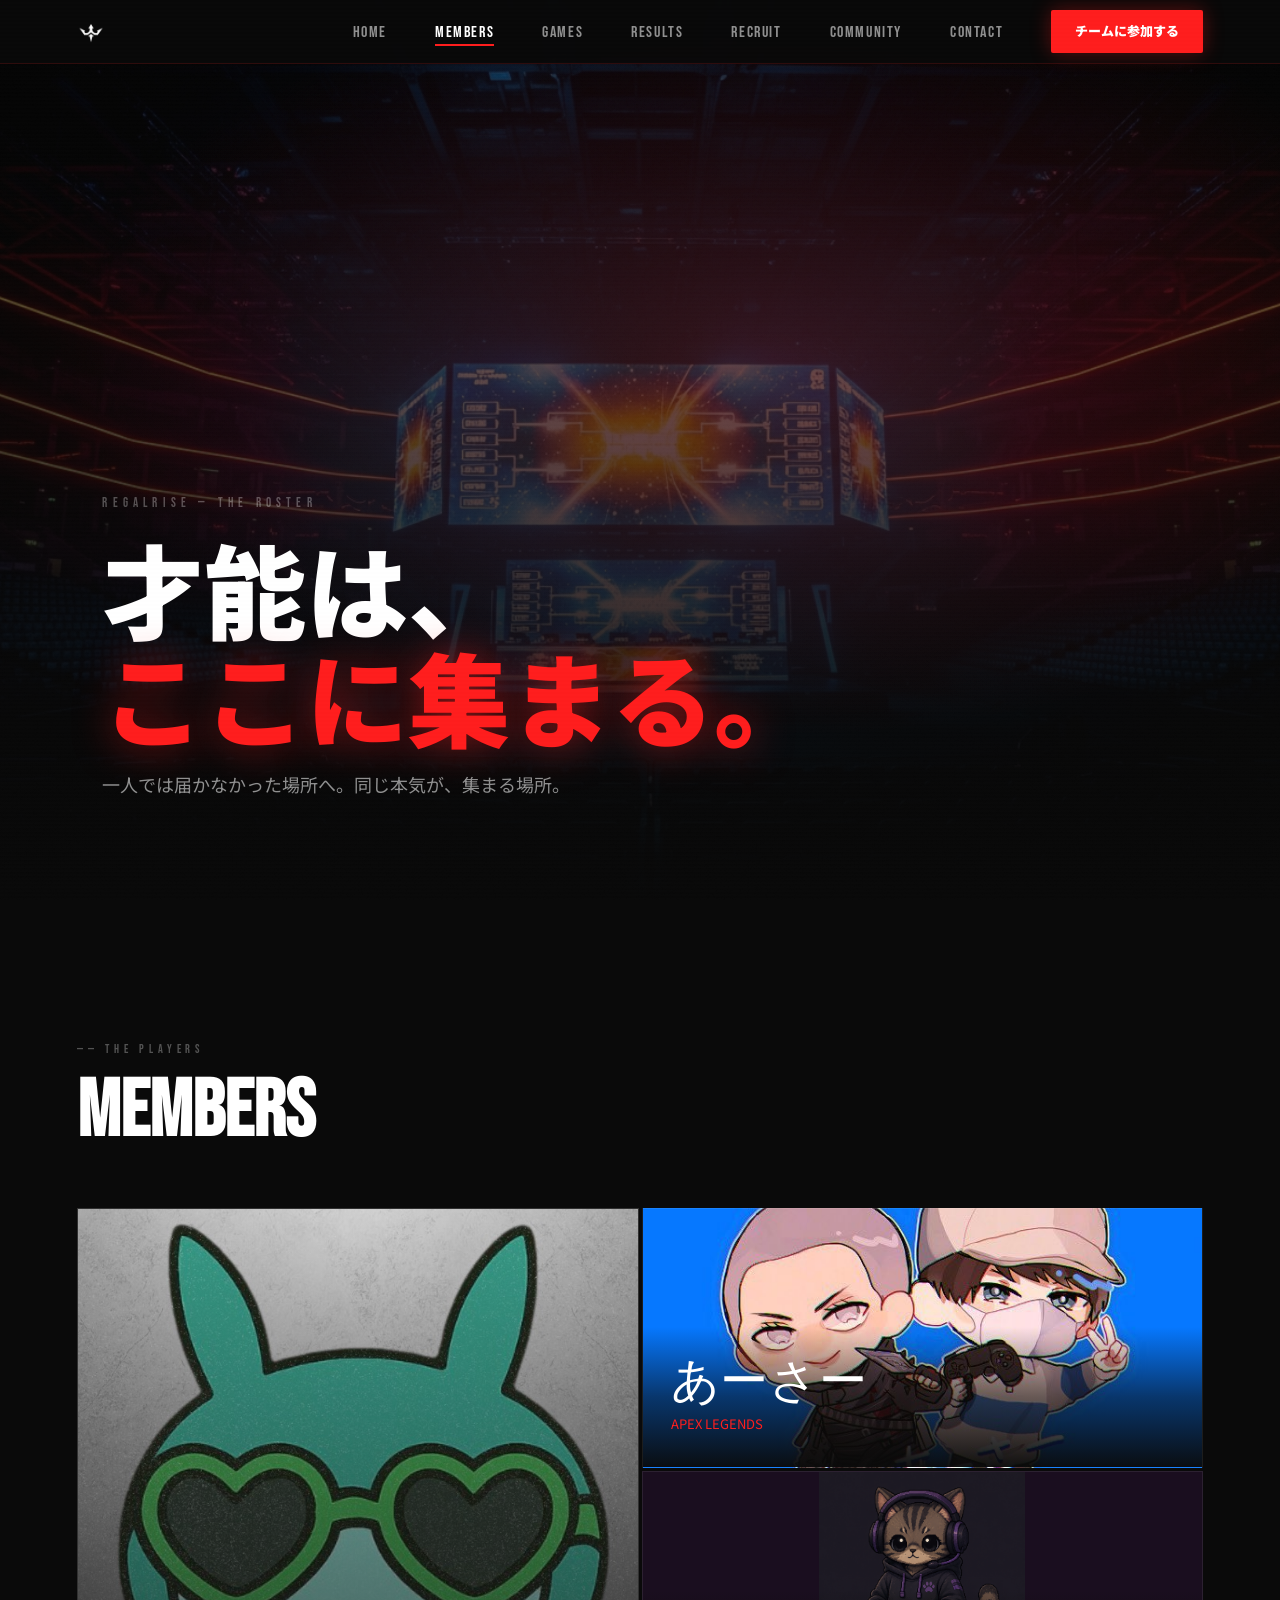
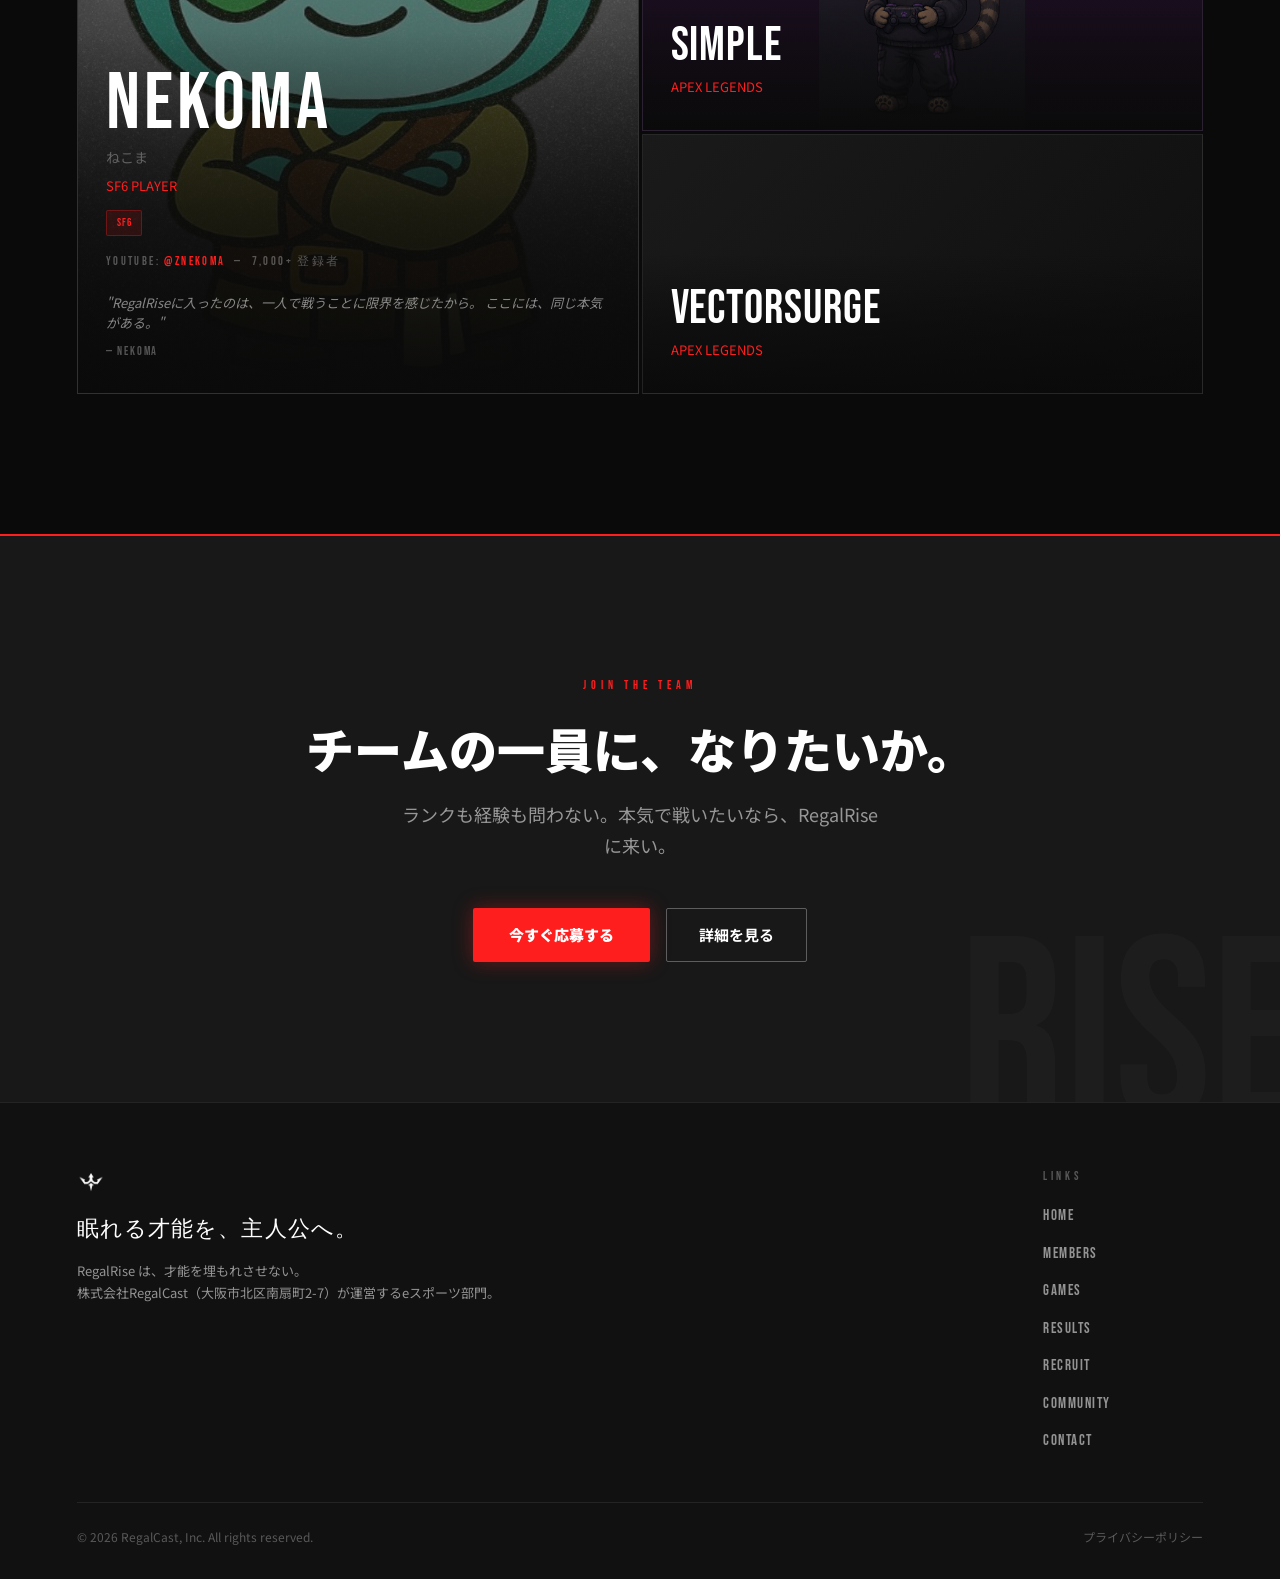
<file: members.html>
<!DOCTYPE html>
<html lang="ja">
<head>
  <meta charset="UTF-8">
  <meta name="viewport" content="width=device-width, initial-scale=1.0">
  <title>MEMBERS — RegalRise</title>
  <meta name="description" content="RegalRiseに所属するストリーマー・プレイヤー一覧。ねこまをはじめ、次世代の主人公たちが集まる。">
  <link rel="icon" type="image/png" href="assets/logo/favicon.png">
  <link rel="apple-touch-icon" href="assets/logo/regalrise_logo.png">
  <link rel="preconnect" href="https://fonts.googleapis.com">
  <link rel="preconnect" href="https://fonts.gstatic.com" crossorigin>
  <link href="https://fonts.googleapis.com/css2?family=Bebas+Neue&family=Anton&family=Noto+Sans+JP:wght@400;700;900&display=swap" rel="stylesheet">
  <link rel="stylesheet" href="assets/css/variables.css">
  <link rel="stylesheet" href="assets/css/base.css">
  <link rel="stylesheet" href="assets/css/nav.css">
  <style>
    /* ────────────────────────────────────────────
       HERO
    ──────────────────────────────────────────── */
    .members-hero {
      position: relative;
      height: 100vh;
      min-height: 600px;
      background:
        linear-gradient(to bottom, rgba(10,10,10,0.55) 0%, rgba(10,10,10,0.80) 60%, #0A0A0A 100%),
        url('assets/images/team_visual.png') center/cover no-repeat,
        #0A0A0A;
      overflow: hidden;
      display: flex;
      align-items: flex-end;
    }

    .members-hero-glow {
      position: absolute;
      inset: 0;
      background: radial-gradient(ellipse 80% 60% at 60% 40%, rgba(255,30,30,0.18) 0%, transparent 70%);
      pointer-events: none;
      z-index: 0;
    }

    .members-hero-inner {
      position: relative;
      z-index: 10;
      padding: 0 clamp(20px, 8vw, 120px) clamp(60px, 8vw, 100px);
      width: 100%;
    }

    .members-hero-eyebrow {
      font-family: var(--font-display);
      font-size: 13px;
      letter-spacing: 0.4em;
      color: var(--color-text-muted);
      margin-bottom: 20px;
    }

    .members-hero-heading {
      word-break: keep-all;
      font-family: var(--font-body);
      font-weight: 900;
      font-size: clamp(32px, 8vw, var(--text-display-l));
      color: #FFFFFF;
      line-height: 1.05;
    }

    .members-hero-heading span {
      color: var(--color-red);
      text-shadow: var(--shadow-text-glow);
    }

    .members-hero-sub {
      margin-top: 20px;
      font-family: var(--font-body);
      font-weight: 400;
      font-size: var(--text-body-l);
      color: var(--color-text-secondary);
      max-width: 560px;
    }

    /* ────────────────────────────────────────────
       ROSTER SECTION
    ──────────────────────────────────────────── */
    .roster-section {
      background: var(--color-black);
      padding: var(--section-pad-y) clamp(20px, 6vw, 80px);
    }

    .roster-inner {
      max-width: var(--container-max);
      margin: 0 auto;
    }

    .roster-label {
      font-family: var(--font-display);
      font-size: 12px;
      letter-spacing: 0.4em;
      color: var(--color-text-muted);
      margin-bottom: 12px;
    }

    .roster-heading {
      font-family: var(--font-display);
      font-size: var(--text-display-m);
      color: #FFFFFF;
      line-height: 1;
      margin-bottom: 56px;
    }

    /* 非対称グリッド：ねこまを左全段、右に2×2 */
    .roster-grid {
      display: grid;
      grid-template-columns: 1fr 1fr;
      grid-template-rows: minmax(260px, auto) minmax(260px, auto) minmax(260px, auto);
      gap: 3px;
    }

    /* ────────────────────────────────────────────
       NEKOMA カード（フィーチャード・大）
    ──────────────────────────────────────────── */
    .roster-card {
      position: relative;
      overflow: hidden;
      background: var(--color-black-raise);
      border: var(--border-card);
      transition: border-color var(--transition-base),
                  box-shadow var(--transition-base),
                  transform var(--transition-slow);
    }

    .roster-card:hover {
      border-color: var(--color-red-border);
      box-shadow: var(--shadow-card-red);
      transform: translateY(-4px);
    }

    .roster-card-featured {
      grid-column: 1;
      grid-row: 1 / span 3;
    }

    .roster-card-featured .roster-card-bg {
      width: 100%;
      height: 100%;
      min-height: 560px;
      background:
        linear-gradient(to bottom, rgba(10,10,10,0.15) 0%, rgba(10,10,10,0.85) 100%),
        url('assets/images/members/nekoma_icon.jpg') center top/cover no-repeat;
    }

    /* RECRUITINGカード */
    .roster-card-recruit {
      aspect-ratio: 1/1;
      background: var(--color-black-raise);
      border: 1px dashed rgba(255,30,30,0.25);
    }

    .roster-card-recruit-inner {
      width: 100%;
      height: 100%;
      display: flex;
      flex-direction: column;
      align-items: center;
      justify-content: center;
      gap: 12px;
      padding: 24px;
    }

    .recruit-plus {
      font-family: var(--font-display);
      font-size: clamp(48px, 6vw, 80px);
      color: rgba(255,30,30,0.30);
      line-height: 1;
    }

    .recruit-game-label {
      font-family: var(--font-display);
      font-size: clamp(14px, 2vw, 20px);
      letter-spacing: 0.1em;
      color: var(--color-text-secondary);
      text-align: center;
    }

    .recruit-status {
      font-family: var(--font-display);
      font-size: 11px;
      letter-spacing: 0.4em;
      color: var(--color-red);
      border: 1px solid var(--color-red-border);
      padding: 4px 12px;
      border-radius: var(--radius-badge);
    }

    .recruit-cta-link {
      font-family: var(--font-body);
      font-weight: 700;
      font-size: 13px;
      color: var(--color-text-muted);
      text-decoration: none;
      transition: color var(--transition-fast);
    }

    .recruit-cta-link:hover { color: var(--color-red); }

    /* ────────────────────────────────────────────
       カードオーバーレイ（テキスト）
    ──────────────────────────────────────────── */
    .roster-card-overlay {
      position: absolute;
      bottom: 0;
      left: 0;
      right: 0;
      padding: 32px 28px;
      background: linear-gradient(to top, rgba(10,10,10,0.97) 0%, rgba(10,10,10,0.6) 50%, transparent 100%);
    }

    .roster-card-name {
      font-family: var(--font-display);
      font-size: var(--text-display-m);
      color: #FFFFFF;
      letter-spacing: 0.05em;
      line-height: 1;
      /* 長い名前でも収まるよう */
      overflow-wrap: break-word;
      word-break: break-all;
    }

    /* 小カードは名前を自動縮小 */
    .roster-card-sm .roster-card-name {
      font-size: clamp(20px, 4vw, 48px);
      letter-spacing: 0.02em;
    }

    .roster-card-name-ja {
      font-family: var(--font-body);
      font-weight: 400;
      font-size: 14px;
      color: var(--color-text-muted);
      margin-top: 2px;
    }

    .roster-card-role {
      margin-top: 6px;
      font-family: var(--font-body);
      font-weight: 400;
      font-size: 13px;
      color: var(--color-red);
    }

    .roster-card-badges {
      display: flex;
      gap: 8px;
      flex-wrap: wrap;
      margin-top: 12px;
    }

    .badge-role {
      font-family: var(--font-display);
      font-size: 11px;
      letter-spacing: 0.08em;
      padding: 3px 10px;
      border-radius: var(--radius-badge);
      background: rgba(255,30,30,0.12);
      color: var(--color-red);
      border: 1px solid var(--color-red-border);
    }

    .roster-card-quote {
      margin-top: 20px;
      font-family: var(--font-body);
      font-weight: 400;
      font-size: 13px;
      color: rgba(255,255,255,0.50);
      line-height: 1.6;
      font-style: italic;
    }

    .roster-card-quote cite {
      display: block;
      margin-top: 8px;
      font-style: normal;
      font-family: var(--font-display);
      font-size: 12px;
      letter-spacing: 0.15em;
      color: var(--color-text-muted);
    }

    .roster-card-yt {
      margin-top: 16px;
      font-family: var(--font-display);
      font-size: 12px;
      letter-spacing: 0.2em;
      color: var(--color-text-muted);
    }

    .roster-card-yt a {
      color: var(--color-red);
      text-decoration: none;
    }

    .roster-card-yt a:hover { text-decoration: underline; }

    /* ────────────────────────────────────────────
       BOTTOM CTA
    ──────────────────────────────────────────── */
    .members-cta-section {
      position: relative;
      background: var(--color-black-soft);
      padding: clamp(80px, 12vw, 140px) clamp(20px, 6vw, 80px);
      border-top: 2px solid var(--color-red);
      overflow: hidden;
      text-align: center;
    }

    .members-cta-deco {
      position: absolute;
      bottom: -12%;
      right: -2%;
      font-family: var(--font-display);
      font-size: 260px;
      color: rgba(255,255,255,0.025);
      pointer-events: none;
      user-select: none;
      line-height: 1;
    }

    .members-cta-inner { position: relative; z-index: 2; }

    .members-cta-eyebrow {
      font-family: var(--font-display);
      font-size: 12px;
      letter-spacing: 0.4em;
      color: var(--color-red);
      margin-bottom: 20px;
    }

    .members-cta-heading {
      font-family: var(--font-body);
      font-weight: 900;
      font-size: var(--text-h2);
      color: #FFFFFF;
      line-height: var(--leading-snug);
    }

    .members-cta-body {
      margin-top: 20px;
      font-family: var(--font-body);
      font-weight: 400;
      font-size: var(--text-body-l);
      color: var(--color-text-secondary);
      max-width: 480px;
      margin-left: auto;
      margin-right: auto;
    }

    .members-cta-btn-group {
      margin-top: 48px;
      display: flex;
      justify-content: center;
      gap: 16px;
      flex-wrap: wrap;
    }

    /* ────────────────────────────────────────────
       RESPONSIVE
    ──────────────────────────────────────────── */
    @media (max-width: 767px) {
      .roster-grid {
        grid-template-columns: 1fr 1fr;
        grid-template-rows: auto auto auto;
      }

      /* ねこまを全幅1行目に */
      .roster-card-featured {
        grid-column: 1 / span 2;
        grid-row: 1;
      }

      .roster-card-featured .roster-card-bg {
        min-height: 280px;
      }

      /* 小カードをリセットして2列に均等配置 */
      .roster-card-sm {
        grid-column: auto !important;
        grid-row: auto !important;
        aspect-ratio: 1/1;
        min-height: 160px;
      }

      .roster-card-recruit {
        aspect-ratio: 1/1;
        min-height: 160px;
      }

      .roster-card-sm .roster-card-name {
        font-size: clamp(16px, 5vw, 28px);
      }
    }
  </style>
</head>
<body>

<!-- ノイズキャンバス -->
<canvas id="noise-canvas" style="position:fixed;inset:0;pointer-events:none;z-index:1;opacity:0.025;"></canvas>
<div class="scanlines"></div>

<!-- ナビゲーション -->
<nav class="nav">
  <a href="home.html" class="nav-logo">
    <img src="assets/logo/regalrise_logo.png" alt="RegalRise" style="filter:invert(1);">
  </a>
  <ul class="nav-links">
    <li><a href="home.html" class="nav-link">HOME</a></li>
    <li><a href="members.html" class="nav-link active">MEMBERS</a></li>
    <li><a href="games.html" class="nav-link">GAMES</a></li>
    <li><a href="results.html" class="nav-link">RESULTS</a></li>
    <li><a href="recruit.html" class="nav-link">RECRUIT</a></li>
    <li><a href="community.html" class="nav-link">COMMUNITY</a></li>
    <li><a href="contact.html" class="nav-link">CONTACT</a></li>
  </ul>
  <a href="recruit.html" class="btn-primary nav-cta">チームに参加する</a>
  <button class="nav-hamburger" aria-label="メニューを開く" aria-expanded="false">
    <span></span><span></span><span></span>
  </button>
</nav>

<!-- モバイルメニュー -->
<div class="nav-mobile-menu" role="navigation" aria-label="モバイルナビゲーション">
  <a href="home.html">HOME</a>
  <a href="members.html">MEMBERS</a>
  <a href="games.html">GAMES</a>
  <a href="results.html">RESULTS</a>
  <a href="recruit.html">RECRUIT</a>
  <a href="community.html">COMMUNITY</a>
  <a href="contact.html">CONTACT</a>
  <a href="recruit.html" class="btn-primary">チームに参加する</a>
</div>

<!-- ═══════════════════════════════════════════
  HERO
═══════════════════════════════════════════ -->
<section class="members-hero">
  <div class="members-hero-glow"></div>
  <div class="members-hero-inner">
    <p class="members-hero-eyebrow fade-up">REGALRISE — THE ROSTER</p>
    <h1 class="members-hero-heading fade-up delay-1">
      才能は、<span>ここに集まる。</span>
    </h1>
    <p class="members-hero-sub fade-up delay-2">
      一人では届かなかった場所へ。同じ本気が、集まる場所。
    </p>
  </div>
</section>

<!-- ═══════════════════════════════════════════
  ROSTER
═══════════════════════════════════════════ -->
<section class="roster-section" aria-labelledby="roster-heading">
  <div class="roster-inner">
    <p class="roster-label fade-up">—— THE PLAYERS</p>
    <h2 class="roster-heading fade-up delay-1" id="roster-heading">MEMBERS</h2>

    <div class="roster-grid">

      <!-- ねこま：フィーチャードカード（大）-->
      <div class="roster-card roster-card-featured fade-up">
        <div class="roster-card-bg"></div>
        <div class="roster-card-overlay">
          <p class="roster-card-name">NEKOMA</p>
          <p class="roster-card-name-ja">ねこま</p>
          <p class="roster-card-role">SF6 PLAYER</p>
          <div class="roster-card-badges">
            <span class="badge-role badge-sf6">SF6</span>
          </div>
          <p class="roster-card-yt">YouTube: <a href="https://www.youtube.com/@znekoma" target="_blank" rel="noopener">@znekoma</a> &nbsp;—&nbsp; 7,000+ 登録者</p>
          <blockquote class="roster-card-quote">
            "RegalRiseに入ったのは、一人で戦うことに限界を感じたから。
            ここには、同じ本気がある。"
            <cite>— NEKOMA</cite>
          </blockquote>
        </div>
      </div>

      <!-- あーさー -->
      <div class="roster-card roster-card-sm fade-up delay-1" style="background: url('assets/images/members/aasa.jpg') center/cover no-repeat, #0a0a0a;">
        <div class="roster-card-overlay">
          <p class="roster-card-name">あーさー</p>
          <p class="roster-card-role">APEX LEGENDS</p>
        </div>
      </div>

      <!-- simple -->
      <div class="roster-card roster-card-sm fade-up delay-2" style="background: url('assets/images/members/simple.png') center 15%/contain no-repeat, #1a0e1f;">
        <div class="roster-card-overlay">
          <p class="roster-card-name">SIMPLE</p>
          <p class="roster-card-role">APEX LEGENDS</p>
        </div>
      </div>

      <!-- vectorsurge -->
      <div class="roster-card roster-card-sm fade-up delay-1" style="background: linear-gradient(135deg, #1a1a1a 0%, #0f0f0f 100%);">
        <div class="roster-card-overlay">
          <p class="roster-card-name">VECTORSURGE</p>
          <p class="roster-card-role">APEX LEGENDS</p>
        </div>
      </div>

    </div><!-- /roster-grid -->
  </div>
</section>

<!-- ═══════════════════════════════════════════
  BOTTOM CTA
═══════════════════════════════════════════ -->
<section class="members-cta-section" aria-labelledby="members-cta-heading">
  <div class="members-cta-deco" aria-hidden="true">RISE</div>
  <div class="members-cta-inner">
    <p class="members-cta-eyebrow fade-up">JOIN THE TEAM</p>
    <h2 class="members-cta-heading fade-up delay-1" id="members-cta-heading">
      チームの一員に、なりたいか。
    </h2>
    <p class="members-cta-body fade-up delay-2">
      ランクも経験も問わない。本気で戦いたいなら、RegalRiseに来い。
    </p>
    <div class="members-cta-btn-group fade-up delay-3">
      <a href="recruit.html" class="btn-primary">今すぐ応募する</a>
      <a href="recruit.html#detail" class="btn-ghost">詳細を見る</a>
    </div>
  </div>
</section>

<!-- FOOTER -->
<footer class="footer">
  <div class="footer-inner">
    <div class="footer-top">
      <div class="footer-brand">
        <img src="assets/logo/regalrise_logo.png" class="footer-logo" alt="RegalRise" style="filter:invert(1);">
        <p class="footer-tagline">眠れる才能を、主人公へ。</p>
        <p class="footer-desc">RegalRise は、才能を埋もれさせない。<br>株式会社RegalCast（大阪市北区南扇町2-7）が運営するeスポーツ部門。</p>
      </div>
      <div class="footer-links">
        <p class="footer-nav-label">LINKS</p>
        <a href="home.html">HOME</a>
        <a href="members.html">MEMBERS</a>
        <a href="games.html">GAMES</a>
        <a href="results.html">RESULTS</a>
        <a href="recruit.html">RECRUIT</a>
        <a href="community.html">COMMUNITY</a>
        <a href="contact.html">CONTACT</a>
      </div>
    </div>
    <div class="footer-bottom">
      <span>© 2026 RegalCast, Inc. All rights reserved.</span>
      <a href="#">プライバシーポリシー</a>
    </div>
  </div>
</footer>

<script src="assets/js/noise.js"></script>
<script src="assets/js/scroll-anim.js"></script>
<script>
  window.addEventListener('DOMContentLoaded', function () {
    if (window.noiseBurst) window.noiseBurst(500);
  });

  const hamburger = document.querySelector('.nav-hamburger');
  const mobileMenu = document.querySelector('.nav-mobile-menu');
  if (hamburger && mobileMenu) {
    hamburger.addEventListener('click', function () {
      const isOpen = mobileMenu.classList.toggle('open');
      hamburger.setAttribute('aria-expanded', isOpen);
    });
  }
</script>
  <script src="assets/js/nav.js"></script>
</body>
</html>
</file>
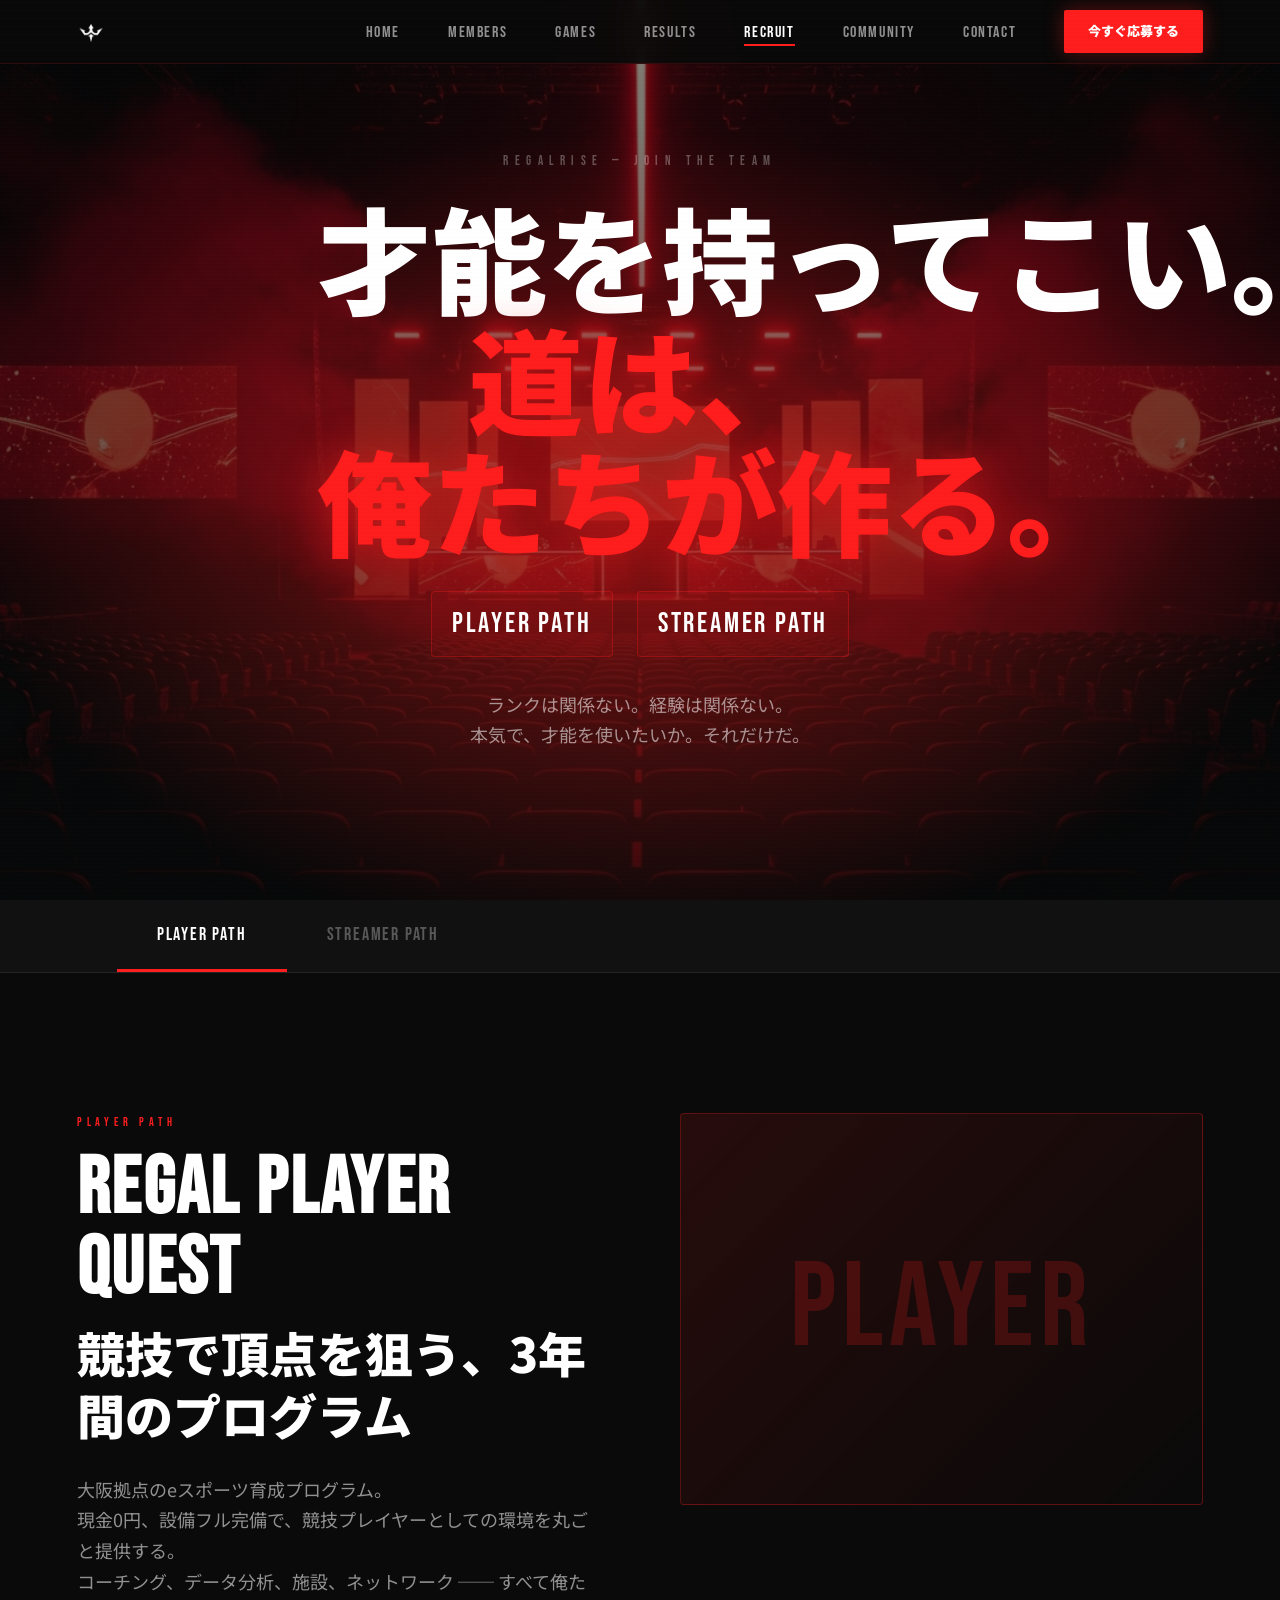
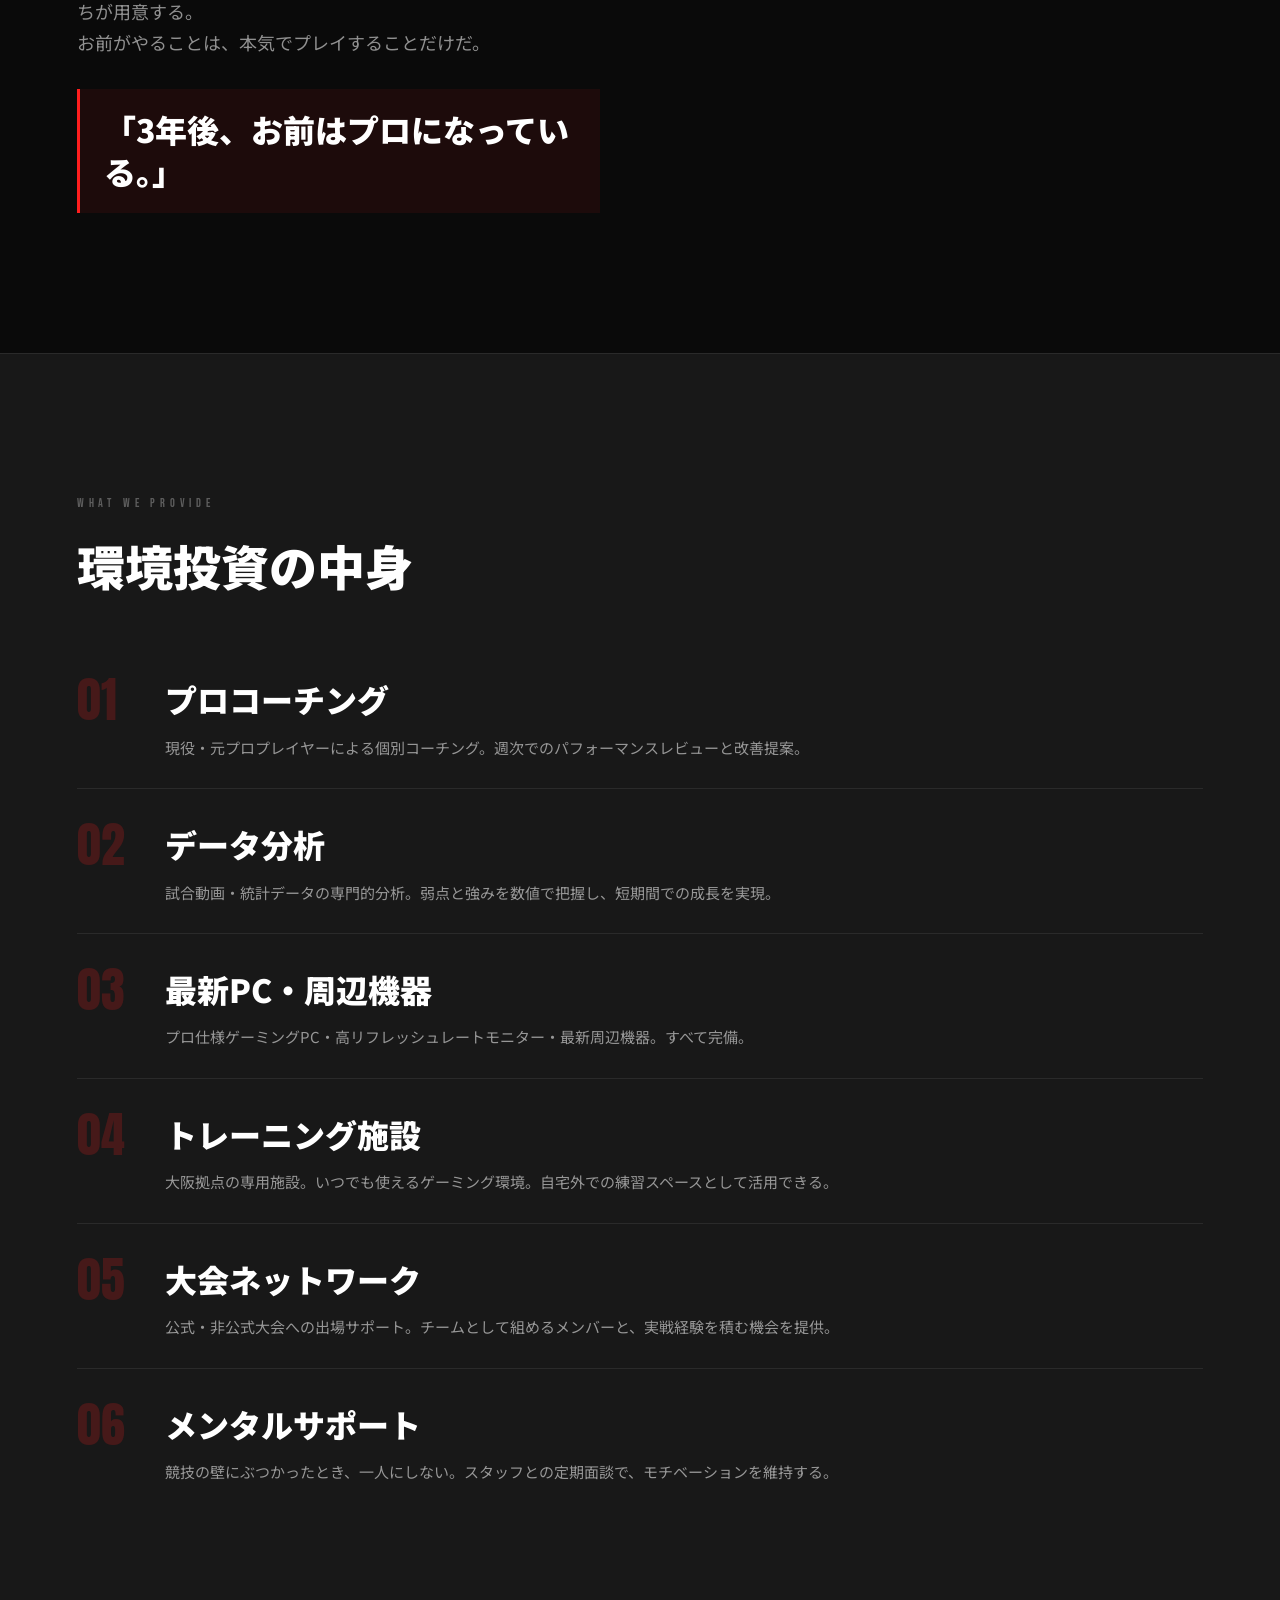
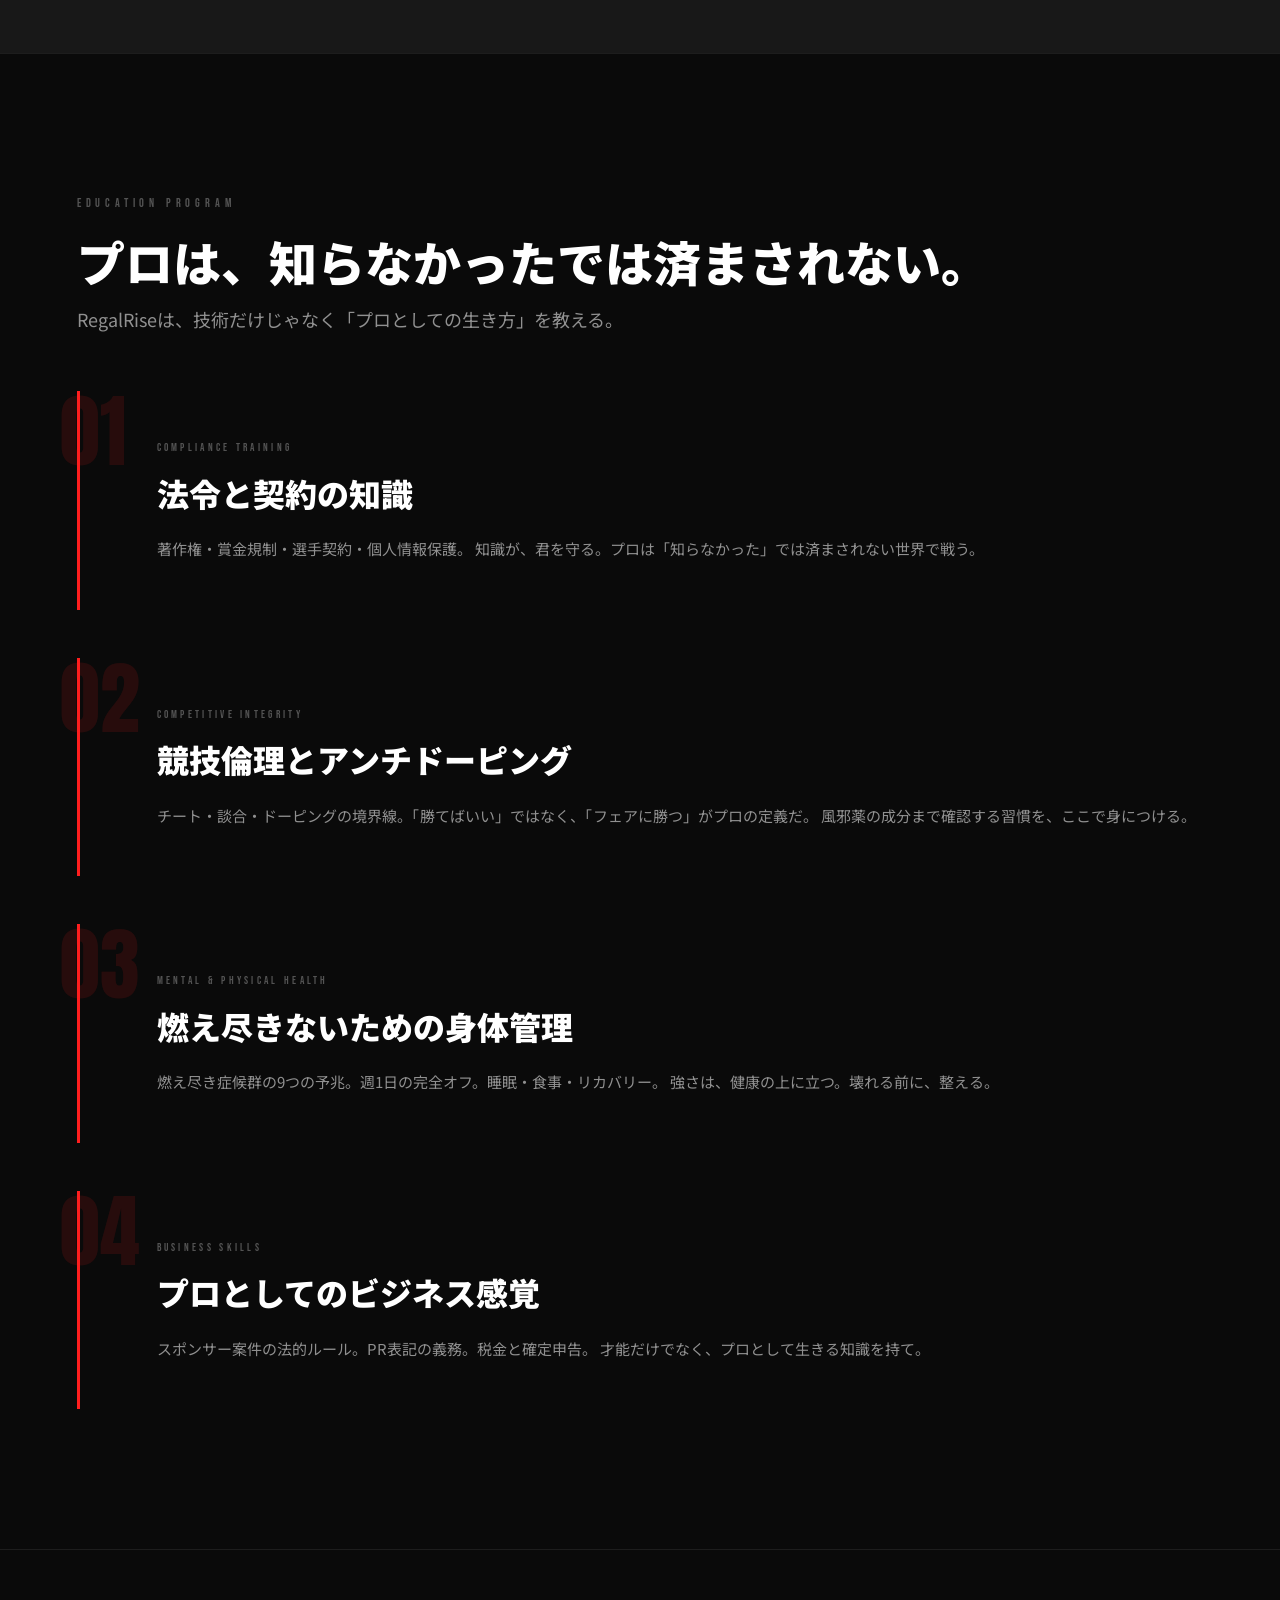
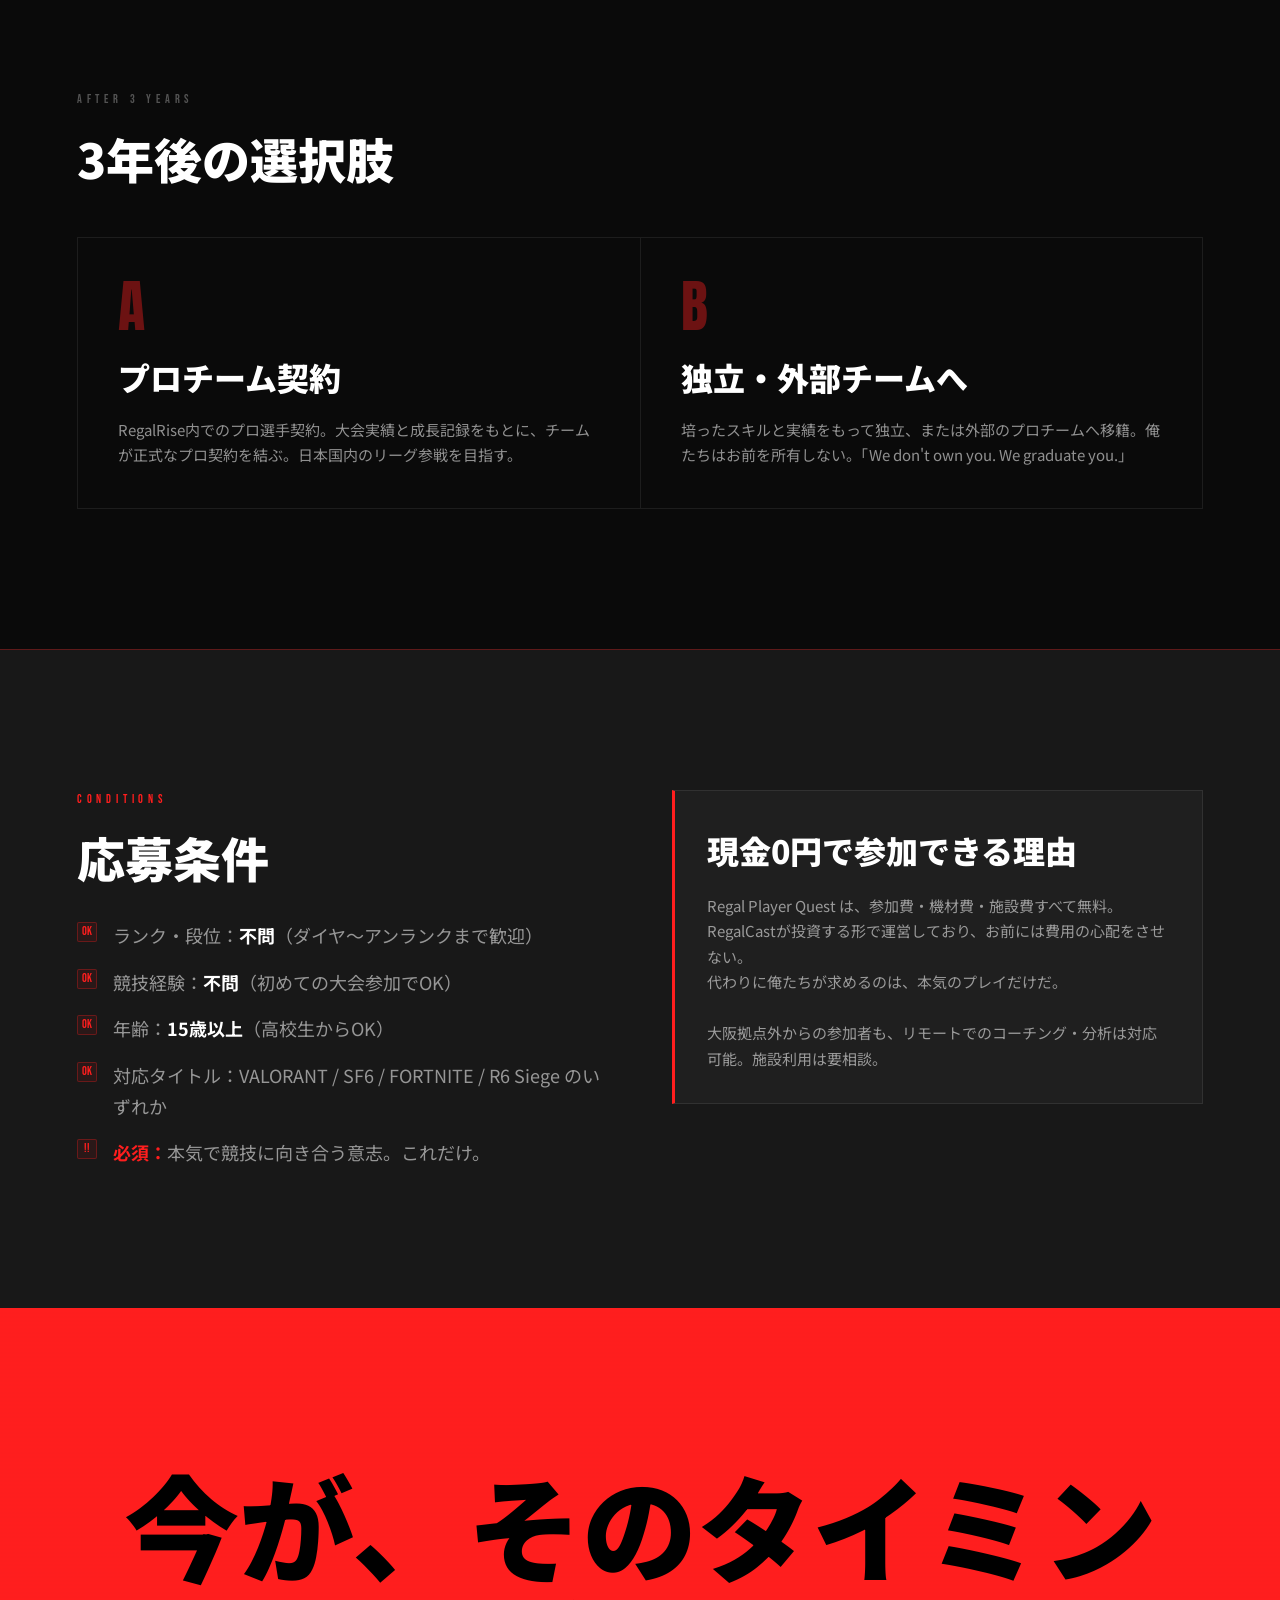
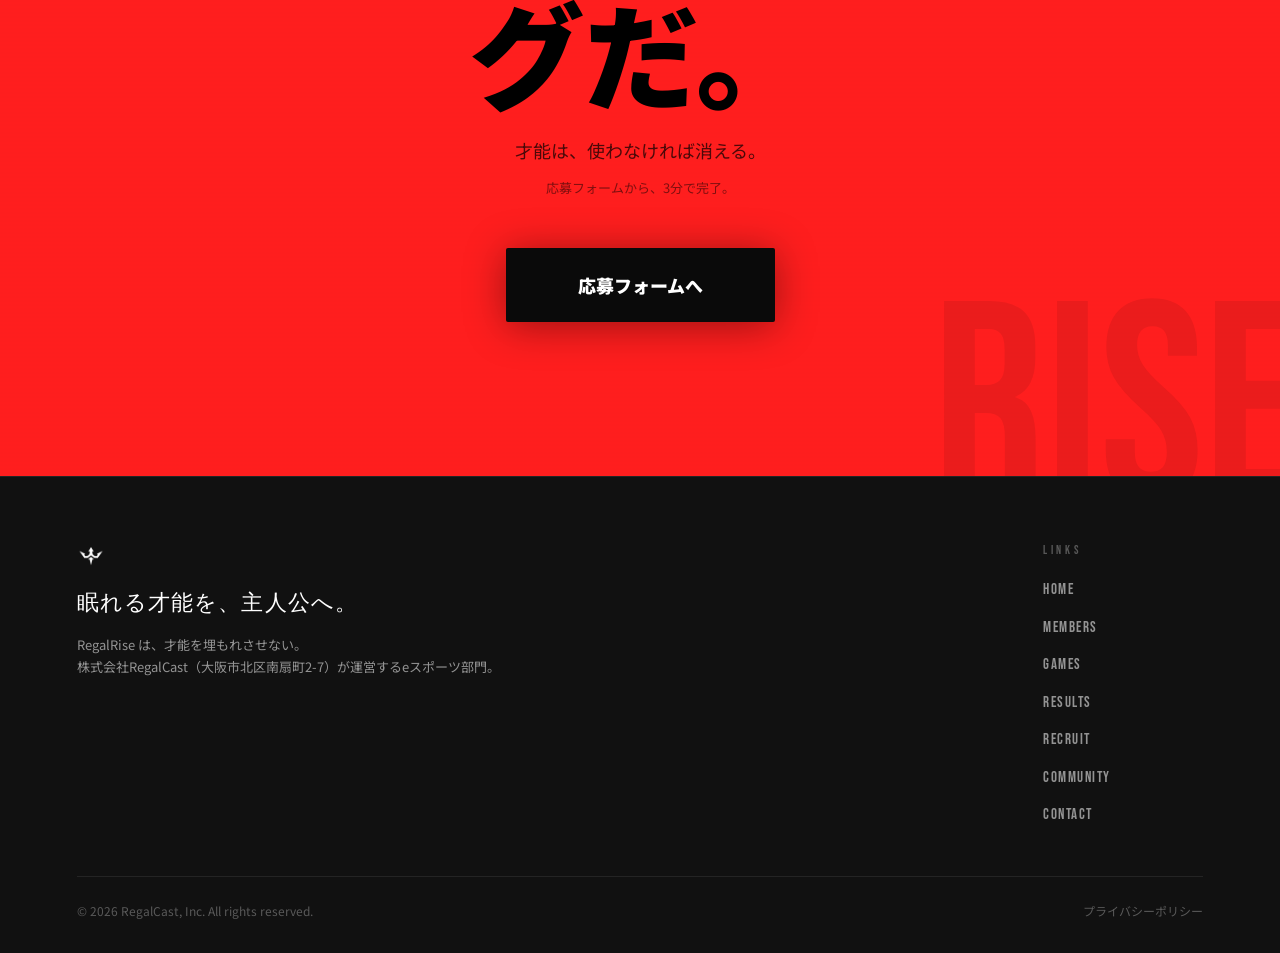
<file: recruit.html>
<!DOCTYPE html>
<html lang="ja">
<head>
  <meta charset="UTF-8">
  <meta name="viewport" content="width=device-width, initial-scale=1.0">
  <title>RECRUIT — RegalRise</title>
  <meta name="description" content="プレイヤーパスもストリーマーパスも、ランク・経験不問。才能を本気で使いたいなら、RegalRiseに来い。">
  <link rel="icon" type="image/png" href="assets/logo/favicon.png">
  <link rel="apple-touch-icon" href="assets/logo/regalrise_logo.png">
  <link rel="preconnect" href="https://fonts.googleapis.com">
  <link rel="preconnect" href="https://fonts.gstatic.com" crossorigin>
  <link href="https://fonts.googleapis.com/css2?family=Bebas+Neue&family=Anton&family=Noto+Sans+JP:wght@400;700;900&display=swap" rel="stylesheet">
  <link rel="stylesheet" href="assets/css/variables.css">
  <link rel="stylesheet" href="assets/css/base.css">
  <link rel="stylesheet" href="assets/css/nav.css">
  <style>
    /* ────────────────────────────────────────────
       RECRUIT HERO
    ──────────────────────────────────────────── */
    .recruit-hero {
      position: relative;
      height: 100vh;
      min-height: 600px;
      background:
        radial-gradient(ellipse 80% 70% at 50% 60%, rgba(255,30,30,0.45) 0%, transparent 65%),
        linear-gradient(to bottom, rgba(10,10,10,0.5) 0%, rgba(10,10,10,0.75) 100%),
        url('assets/images/recruit_bg.png') center/cover no-repeat,
        #0A0A0A;
      overflow: hidden;
      display: flex;
      align-items: center;
      justify-content: center;
      text-align: center;
    }

    .recruit-hero-inner {
      position: relative;
      z-index: 10;
      max-width: 800px;
      padding: 0 clamp(20px, 6vw, 80px);
    }

    .recruit-hero-eyebrow {
      font-family: var(--font-display);
      font-size: 13px;
      letter-spacing: 0.5em;
      color: var(--color-text-muted);
      margin-bottom: 24px;
    }

    .recruit-hero-heading {
      word-break: keep-all;
      font-family: var(--font-body);
      font-weight: 900;
      font-size: var(--text-display-l);
      color: #FFFFFF;
      line-height: 1.05;
    }

    .recruit-hero-heading span {
      color: var(--color-red);
      text-shadow: var(--shadow-text-glow);
    }

    .recruit-hero-paths {
      margin-top: 32px;
      display: flex;
      justify-content: center;
      gap: 24px;
      flex-wrap: wrap;
    }

    .recruit-hero-path-badge {
      font-family: var(--font-display);
      font-size: clamp(18px, 3vw, 28px);
      letter-spacing: 0.1em;
      color: var(--color-text-secondary);
      padding: 8px 20px;
      border: 1px solid rgba(255,255,255,0.15);
      border-radius: var(--radius-card);
    }

    .recruit-hero-path-badge.active {
      color: #FFFFFF;
      border-color: var(--color-red-border);
      background: var(--color-red-glow-soft);
    }

    .recruit-hero-sub {
      margin-top: 32px;
      font-family: var(--font-body);
      font-weight: 400;
      font-size: var(--text-body-l);
      color: var(--color-text-secondary);
      line-height: var(--leading-normal);
    }

    /* ────────────────────────────────────────────
       PATH SELECTOR (タブ)
    ──────────────────────────────────────────── */
    .path-selector {
      background: var(--color-black-mid);
      border-bottom: 1px solid var(--color-border);
      position: sticky;
      top: 64px;
      z-index: 50;
    }

    .path-selector-inner {
      max-width: var(--container-max);
      margin: 0 auto;
      padding: 0 clamp(20px, 6vw, 80px);
      display: flex;
      gap: 0;
    }

    .path-tab {
      font-family: var(--font-display);
      font-size: 18px;
      letter-spacing: 0.1em;
      color: var(--color-text-muted);
      padding: 20px 40px 18px;
      border-bottom: 3px solid transparent;
      cursor: pointer;
      transition: color var(--transition-fast), border-color var(--transition-fast);
      white-space: nowrap;
      background: none;
      border-top: none;
      border-left: none;
      border-right: none;
    }

    .path-tab:hover {
      color: var(--color-text-secondary);
    }

    .path-tab.active {
      color: #FFFFFF;
      border-bottom-color: var(--color-red);
    }

    /* ────────────────────────────────────────────
       PATH CONTENT（共通）
    ──────────────────────────────────────────── */
    .path-content-block {
      display: none;
    }

    .path-content-block.active {
      display: block;
    }

    /* ────────────────────────────────────────────
       PATH INTRO
    ──────────────────────────────────────────── */
    .path-intro {
      padding: var(--section-pad-y) clamp(20px, 6vw, 80px);
    }

    .path-intro.player-path {
      background: var(--color-black);
    }

    .path-intro.streamer-path {
      background: var(--color-black-soft);
    }

    .path-intro-inner {
      max-width: var(--container-max);
      margin: 0 auto;
      display: grid;
      grid-template-columns: 1fr 1fr;
      gap: 80px;
      align-items: start;
    }

    .path-intro-left {}

    .path-intro-label {
      font-family: var(--font-display);
      font-size: 12px;
      letter-spacing: 0.4em;
      color: var(--color-red);
      margin-bottom: 16px;
    }

    .path-intro-title {
      font-family: var(--font-display);
      font-size: var(--text-display-m);
      color: #FFFFFF;
      line-height: 1;
      letter-spacing: 0.03em;
    }

    .path-intro-subtitle {
      margin-top: 12px;
      font-family: var(--font-body);
      font-weight: 900;
      font-size: var(--text-h2);
      color: #FFFFFF;
      line-height: var(--leading-snug);
    }

    .path-intro-body {
      margin-top: 28px;
      font-family: var(--font-body);
      font-weight: 400;
      font-size: var(--text-body-l);
      color: var(--color-text-secondary);
      line-height: var(--leading-normal);
    }

    .path-intro-quote {
      margin-top: 32px;
      padding: 20px 24px;
      border-left: var(--border-left-accent);
      background: var(--color-red-glow-soft);
    }

    .path-intro-quote-text {
      font-family: var(--font-body);
      font-weight: 900;
      font-size: var(--text-h3);
      color: #FFFFFF;
      line-height: var(--leading-snug);
    }

    /* ────────────────────────────────────────────
       ENVIRONMENT LIST（環境投資の中身）
    ──────────────────────────────────────────── */
    .env-list-section {
      padding: var(--section-pad-y) clamp(20px, 6vw, 80px);
      border-top: 1px solid var(--color-border);
    }

    .env-list-section.player-path {
      background: var(--color-black-soft);
    }

    .env-list-section.streamer-path {
      background: var(--color-black);
    }

    .env-list-inner {
      max-width: var(--container-max);
      margin: 0 auto;
    }

    .env-list-label {
      font-family: var(--font-display);
      font-size: 12px;
      letter-spacing: 0.4em;
      color: var(--color-text-muted);
      margin-bottom: 20px;
    }

    .env-list-heading {
      font-family: var(--font-body);
      font-weight: 900;
      font-size: var(--text-h2);
      color: #FFFFFF;
      margin-bottom: 48px;
      line-height: var(--leading-snug);
    }

    .env-grid {
      display: flex;
      flex-direction: column;
      gap: 0;
    }

    .env-item {
      display: flex;
      align-items: flex-start;
      gap: 32px;
      padding: 28px 0;
      border-bottom: 1px solid var(--color-border);
      transition: padding-left var(--transition-base), background var(--transition-base);
    }
    .env-item:last-child { border-bottom: none; }
    .env-item:hover { padding-left: 12px; background: var(--color-black-raise); }

    .env-item:hover {
      border-color: var(--color-red-border);
      background: var(--color-black-soft);
    }

    .env-item-num {
      font-family: var(--font-impact);
      font-size: 48px;
      color: rgba(255,30,30,0.20);
      line-height: 1;
      flex-shrink: 0;
      width: 56px;
      padding-top: 4px;
    }

    .env-item-content {
      flex: 1;
    }

    .env-item-title {
      font-family: var(--font-body);
      font-weight: 900;
      font-size: var(--text-h3);
      color: #FFFFFF;
      margin-bottom: 8px;
    }

    .env-item-body {
      font-family: var(--font-body);
      font-weight: 400;
      font-size: var(--text-body);
      color: var(--color-text-secondary);
      line-height: var(--leading-normal);
    }

    /* ────────────────────────────────────────────
       EDUCATION PROGRAM（育成プログラム）
    ──────────────────────────────────────────── */
    .education-section {
      padding: var(--section-pad-y) clamp(20px, 6vw, 80px);
      border-top: 1px solid var(--color-border);
    }

    .education-section.player-path {
      background: var(--color-black);
    }

    .education-inner {
      max-width: var(--container-max);
      margin: 0 auto;
    }

    .education-label {
      font-family: var(--font-display);
      font-size: 12px;
      letter-spacing: 0.4em;
      color: var(--color-text-muted);
      margin-bottom: 16px;
    }

    .education-heading {
      font-family: var(--font-body);
      font-weight: 900;
      font-size: var(--text-h2);
      color: #FFFFFF;
      line-height: var(--leading-snug);
      margin-bottom: 12px;
    }

    .education-sub {
      font-family: var(--font-body);
      font-weight: 400;
      font-size: var(--text-body-l);
      color: var(--color-text-secondary);
      line-height: var(--leading-normal);
      max-width: 600px;
      margin-bottom: 56px;
    }

    .education-list {
      display: flex;
      flex-direction: column;
      gap: 0;
    }

    .education-item {
      position: relative;
      display: flex;
      align-items: flex-start;
      gap: 0;
      padding: 48px 0 48px clamp(32px, 6vw, 80px);
      border-left: var(--border-left-accent);
      margin-bottom: 48px;
    }

    .education-item:last-child {
      margin-bottom: 0;
    }

    .education-item-num {
      position: absolute;
      left: -20px;
      top: 0;
      font-family: var(--font-impact);
      font-size: 80px;
      color: rgba(255,30,30,0.12);
      line-height: 1;
      user-select: none;
      pointer-events: none;
    }

    .education-item-content { flex: 1; }

    .education-item-en {
      font-family: var(--font-display);
      font-size: 11px;
      letter-spacing: 0.3em;
      color: var(--color-text-muted);
      margin-bottom: 8px;
    }

    .education-item-title {
      font-family: var(--font-body);
      font-weight: 900;
      font-size: var(--text-h3);
      color: #FFFFFF;
      margin-bottom: 16px;
    }

    .education-item-body {
      font-family: var(--font-body);
      font-weight: 400;
      font-size: var(--text-body);
      color: var(--color-text-secondary);
      line-height: var(--leading-normal);
    }

    /* ────────────────────────────────────────────
       GRADUATION (卒業後の選択肢)
    ──────────────────────────────────────────── */
    .graduation-section {
      padding: var(--section-pad-y) clamp(20px, 6vw, 80px);
      border-top: 1px solid var(--color-border);
    }

    .graduation-section.player-path { background: var(--color-black); }
    .graduation-section.streamer-path { background: var(--color-black-soft); }

    .graduation-inner {
      max-width: var(--container-max);
      margin: 0 auto;
    }

    .graduation-label {
      font-family: var(--font-display);
      font-size: 12px;
      letter-spacing: 0.4em;
      color: var(--color-text-muted);
      margin-bottom: 16px;
    }

    .graduation-heading {
      font-family: var(--font-body);
      font-weight: 900;
      font-size: var(--text-h2);
      color: #FFFFFF;
      margin-bottom: 48px;
      line-height: var(--leading-snug);
    }

    .graduation-paths {
      display: flex;
      gap: 0;
    }

    .graduation-path {
      flex: 1;
      padding: 40px;
      border: var(--border-card);
    }

    .graduation-path:first-child {
      border-right: none;
    }

    .graduation-path-num {
      font-family: var(--font-impact);
      font-size: 56px;
      color: var(--color-red);
      opacity: 0.4;
      line-height: 1;
      margin-bottom: 16px;
    }

    .graduation-path-title {
      font-family: var(--font-body);
      font-weight: 900;
      font-size: var(--text-h3);
      color: #FFFFFF;
      margin-bottom: 12px;
    }

    .graduation-path-body {
      font-family: var(--font-body);
      font-weight: 400;
      font-size: var(--text-body);
      color: var(--color-text-secondary);
      line-height: var(--leading-normal);
    }

    /* ────────────────────────────────────────────
       CONDITIONS (応募条件)
    ──────────────────────────────────────────── */
    .conditions-section {
      padding: var(--section-pad-y) clamp(20px, 6vw, 80px);
      border-top: 1px solid var(--color-red-border);
    }

    .conditions-section.player-path { background: var(--color-black-soft); }
    .conditions-section.streamer-path { background: var(--color-black); }

    .conditions-inner {
      max-width: var(--container-max);
      margin: 0 auto;
      display: grid;
      grid-template-columns: 1fr 1fr;
      gap: 64px;
      align-items: start;
    }

    .conditions-left {}

    .conditions-label {
      font-family: var(--font-display);
      font-size: 12px;
      letter-spacing: 0.4em;
      color: var(--color-red);
      margin-bottom: 16px;
    }

    .conditions-heading {
      font-family: var(--font-body);
      font-weight: 900;
      font-size: var(--text-h2);
      color: #FFFFFF;
      line-height: var(--leading-snug);
      margin-bottom: 32px;
    }

    .conditions-list {
      display: flex;
      flex-direction: column;
      gap: 16px;
    }

    .conditions-item {
      display: flex;
      gap: 16px;
      align-items: flex-start;
    }

    .conditions-item-check {
      flex-shrink: 0;
      width: 20px;
      height: 20px;
      border: 1px solid var(--color-red-border);
      background: var(--color-red-glow-soft);
      display: flex;
      align-items: center;
      justify-content: center;
      margin-top: 2px;
      border-radius: var(--radius-badge);
    }

    .conditions-item-check span {
      font-family: var(--font-display);
      font-size: 12px;
      color: var(--color-red);
      line-height: 1;
    }

    .conditions-item-text {
      font-family: var(--font-body);
      font-weight: 400;
      font-size: var(--text-body-l);
      color: var(--color-text-secondary);
      line-height: var(--leading-normal);
    }

    .conditions-right {}

    .conditions-note {
      padding: 32px;
      background: var(--color-black-raise);
      border: var(--border-card);
      border-left: var(--border-left-accent);
    }

    .conditions-note-title {
      font-family: var(--font-body);
      font-weight: 900;
      font-size: var(--text-h3);
      color: #FFFFFF;
      margin-bottom: 16px;
    }

    .conditions-note-body {
      font-family: var(--font-body);
      font-weight: 400;
      font-size: var(--text-body);
      color: var(--color-text-secondary);
      line-height: var(--leading-normal);
    }

    /* ────────────────────────────────────────────
       APPLY CTA
    ──────────────────────────────────────────── */
    .apply-cta {
      position: relative;
      background: var(--color-red);
      padding: clamp(80px, 12vw, 160px) clamp(20px, 6vw, 80px);
      overflow: hidden;
      text-align: center;
      z-index: 10;
    }

    .apply-cta-scanlines {
      position: absolute;
      inset: 0;
      background: repeating-linear-gradient(
        0deg,
        transparent,
        transparent 2px,
        rgba(0,0,0,0.06) 2px,
        rgba(0,0,0,0.06) 4px
      );
      pointer-events: none;
      z-index: 1;
      opacity: 0.06;
    }

    .apply-cta-deco {
      position: absolute;
      right: -2%;
      bottom: -10%;
      font-family: var(--font-display);
      font-size: 280px;
      color: rgba(0,0,0,0.08);
      pointer-events: none;
      user-select: none;
      line-height: 1;
      z-index: 0;
    }

    .apply-cta-inner {
      position: relative;
      z-index: 2;
    }

    .apply-cta-heading {
      font-family: var(--font-body);
      font-weight: 900;
      font-size: var(--text-display-l);
      color: #000000;
      line-height: 1.1;
    }

    .apply-cta-sub {
      margin-top: 20px;
      font-family: var(--font-body);
      font-weight: 400;
      font-size: var(--text-body-l);
      color: rgba(0,0,0,0.7);
    }

    .apply-cta-note {
      margin-top: 12px;
      font-family: var(--font-body);
      font-weight: 400;
      font-size: 13px;
      color: rgba(0,0,0,0.5);
    }

    .apply-cta-btn {
      display: inline-flex;
      align-items: center;
      gap: 8px;
      background: #0A0A0A;
      color: #FFFFFF;
      border: none;
      padding: 22px 72px;
      font-family: var(--font-body);
      font-weight: 900;
      font-size: 18px;
      border-radius: var(--radius-btn);
      box-shadow: 0 4px 40px rgba(0,0,0,0.4);
      cursor: pointer;
      transition: var(--transition-slow);
      white-space: nowrap;
      text-decoration: none;
      margin-top: 48px;
    }

    .apply-cta-btn:hover {
      background: #1F1F1F;
      box-shadow: 0 4px 60px rgba(0,0,0,0.6);
      transform: translateY(-2px);
    }

    /* ────────────────────────────────────────────
       RESPONSIVE
    ──────────────────────────────────────────── */
    @media (max-width: 1199px) {
      .path-intro-inner {
        grid-template-columns: 1fr;
        gap: 40px;
      }

      .env-grid {
        grid-template-columns: 1fr 1fr;
      }

      .conditions-inner {
        grid-template-columns: 1fr;
        gap: 40px;
      }
    }

    @media (max-width: 767px) {
      .path-selector-inner {
        overflow-x: auto;
        -webkit-overflow-scrolling: touch;
      }

      .path-tab {
        padding: 16px 24px 14px;
        font-size: 16px;
      }

      .env-grid {
        grid-template-columns: 1fr;
      }

      .graduation-paths {
        flex-direction: column;
      }

      .graduation-path:first-child {
        border-right: var(--border-card);
        border-bottom: none;
      }
    }
  </style>
</head>
<body>

<!-- ノイズキャンバス -->
<canvas id="noise-canvas" style="position:fixed;inset:0;pointer-events:none;z-index:1;opacity:0.025;"></canvas>
<div class="scanlines"></div>

<!-- ナビゲーション -->
<nav class="nav">
  <a href="home.html" class="nav-logo">
    <img src="assets/logo/regalrise_logo.png" alt="RegalRise" style="filter:invert(1);">
  </a>
  <ul class="nav-links">
    <li><a href="home.html" class="nav-link">HOME</a></li>
    <li><a href="members.html" class="nav-link">MEMBERS</a></li>
    <li><a href="index.html#games" class="nav-link">GAMES</a></li>
    <li><a href="results.html" class="nav-link">RESULTS</a></li>
    <li><a href="recruit.html" class="nav-link active">RECRUIT</a></li>
    <li><a href="community.html" class="nav-link">COMMUNITY</a></li>
    <li><a href="contact.html" class="nav-link">CONTACT</a></li>
  </ul>
  <a href="#apply" class="btn-primary nav-cta">今すぐ応募する</a>
  <button class="nav-hamburger" aria-label="メニューを開く" aria-expanded="false">
    <span></span><span></span><span></span>
  </button>
</nav>

<!-- モバイルメニュー -->
<div class="nav-mobile-menu" role="navigation" aria-label="モバイルナビゲーション">
  <a href="home.html">HOME</a>
  <a href="members.html">MEMBERS</a>
  <a href="index.html#games">GAMES</a>
  <a href="results.html">RESULTS</a>
  <a href="recruit.html">RECRUIT</a>
  <a href="community.html">COMMUNITY</a>
  <a href="contact.html">CONTACT</a>
  <a href="#apply" class="btn-primary">今すぐ応募する</a>
</div>

<!-- ═══════════════════════════════════════════
  HERO
═══════════════════════════════════════════ -->
<section class="recruit-hero">
  <div class="recruit-hero-inner">
    <p class="recruit-hero-eyebrow fade-up">REGALRISE — JOIN THE TEAM</p>
    <h1 class="recruit-hero-heading fade-up delay-1">
      才能を持ってこい。<br>
      <span>道は、俺たちが作る。</span>
    </h1>
    <div class="recruit-hero-paths fade-up delay-2">
      <span class="recruit-hero-path-badge active">PLAYER PATH</span>
      <span class="recruit-hero-path-badge active">STREAMER PATH</span>
    </div>
    <p class="recruit-hero-sub fade-up delay-3">
      ランクは関係ない。経験は関係ない。<br>
      本気で、才能を使いたいか。それだけだ。
    </p>
  </div>
</section>

<!-- ═══════════════════════════════════════════
  PATH SELECTOR (タブ)
═══════════════════════════════════════════ -->
<div class="path-selector" id="detail">
  <div class="path-selector-inner">
    <button class="path-tab active" data-path="player">PLAYER PATH</button>
    <button class="path-tab" data-path="streamer">STREAMER PATH</button>
  </div>
</div>

<!-- ═══════════════════════════════════════════
  PLAYER PATH コンテンツ
═══════════════════════════════════════════ -->
<div id="path-player" class="path-content-block active">

  <!-- イントロ -->
  <section class="path-intro player-path" aria-labelledby="player-path-heading">
    <div class="path-intro-inner">
      <div class="path-intro-left">
        <p class="path-intro-label fade-up">PLAYER PATH</p>
        <h2 class="path-intro-title fade-up delay-1" id="player-path-heading">REGAL PLAYER QUEST</h2>
        <p class="path-intro-subtitle fade-up delay-1">競技で頂点を狙う、3年間のプログラム</p>
        <p class="path-intro-body fade-up delay-2">
          大阪拠点のeスポーツ育成プログラム。<br>
          現金0円、設備フル完備で、競技プレイヤーとしての環境を丸ごと提供する。<br>
          コーチング、データ分析、施設、ネットワーク ── すべて俺たちが用意する。<br>
          お前がやることは、本気でプレイすることだけだ。
        </p>
        <div class="path-intro-quote fade-up delay-3">
          <p class="path-intro-quote-text">「3年後、お前はプロになっている。」</p>
        </div>
      </div>
      <div class="path-intro-right fade-up delay-2" style="display:flex;align-items:center;justify-content:center;">
        <div style="
          width:100%;
          aspect-ratio:4/3;
          background: linear-gradient(135deg, rgba(255,30,30,0.12) 0%, #0A0A0A 100%);
          border: 1px solid var(--color-red-border);
          border-radius: var(--radius-card);
          display:flex;
          align-items:center;
          justify-content:center;
        ">
          <span style="font-family:var(--font-display);font-size:clamp(60px,10vw,120px);color:rgba(255,30,30,0.20);letter-spacing:0.05em;">PLAYER</span>
        </div>
      </div>
    </div>
  </section>

  <!-- 環境投資の中身 -->
  <section class="env-list-section player-path" aria-labelledby="player-env-heading">
    <div class="env-list-inner">
      <p class="env-list-label fade-up">WHAT WE PROVIDE</p>
      <h2 class="env-list-heading fade-up delay-1" id="player-env-heading">環境投資の中身</h2>
      <div class="env-grid">
        <div class="env-item fade-up">
          <p class="env-item-num">01</p>
          <div class="env-item-content">
            <h3 class="env-item-title">プロコーチング</h3>
            <p class="env-item-body">現役・元プロプレイヤーによる個別コーチング。週次でのパフォーマンスレビューと改善提案。</p>
          </div>
        </div>
        <div class="env-item fade-up delay-1">
          <p class="env-item-num">02</p>
          <div class="env-item-content">
            <h3 class="env-item-title">データ分析</h3>
            <p class="env-item-body">試合動画・統計データの専門的分析。弱点と強みを数値で把握し、短期間での成長を実現。</p>
          </div>
        </div>
        <div class="env-item fade-up delay-2">
          <p class="env-item-num">03</p>
          <div class="env-item-content">
            <h3 class="env-item-title">最新PC・周辺機器</h3>
            <p class="env-item-body">プロ仕様ゲーミングPC・高リフレッシュレートモニター・最新周辺機器。すべて完備。</p>
          </div>
        </div>
        <div class="env-item fade-up delay-1">
          <p class="env-item-num">04</p>
          <div class="env-item-content">
            <h3 class="env-item-title">トレーニング施設</h3>
            <p class="env-item-body">大阪拠点の専用施設。いつでも使えるゲーミング環境。自宅外での練習スペースとして活用できる。</p>
          </div>
        </div>
        <div class="env-item fade-up delay-2">
          <p class="env-item-num">05</p>
          <div class="env-item-content">
            <h3 class="env-item-title">大会ネットワーク</h3>
            <p class="env-item-body">公式・非公式大会への出場サポート。チームとして組めるメンバーと、実戦経験を積む機会を提供。</p>
          </div>
        </div>
        <div class="env-item fade-up delay-3">
          <p class="env-item-num">06</p>
          <div class="env-item-content">
            <h3 class="env-item-title">メンタルサポート</h3>
            <p class="env-item-body">競技の壁にぶつかったとき、一人にしない。スタッフとの定期面談で、モチベーションを維持する。</p>
          </div>
        </div>
      </div>
    </div>
  </section>

  <!-- 育成プログラム（教育セクション） -->
  <section class="education-section player-path" aria-labelledby="player-edu-heading">
    <div class="education-inner">
      <p class="education-label fade-up">EDUCATION PROGRAM</p>
      <h2 class="education-heading fade-up delay-1" id="player-edu-heading">
        プロは、知らなかったでは済まされない。
      </h2>
      <p class="education-sub fade-up delay-2">
        RegalRiseは、技術だけじゃなく「プロとしての生き方」を教える。
      </p>

      <div class="education-list">

        <div class="education-item fade-up">
          <span class="education-item-num" aria-hidden="true">01</span>
          <div class="education-item-content">
            <p class="education-item-en">COMPLIANCE TRAINING</p>
            <h3 class="education-item-title">法令と契約の知識</h3>
            <p class="education-item-body">
              著作権・賞金規制・選手契約・個人情報保護。
              知識が、君を守る。プロは「知らなかった」では済まされない世界で戦う。
            </p>
          </div>
        </div>

        <div class="education-item fade-up delay-1">
          <span class="education-item-num" aria-hidden="true">02</span>
          <div class="education-item-content">
            <p class="education-item-en">COMPETITIVE INTEGRITY</p>
            <h3 class="education-item-title">競技倫理とアンチドーピング</h3>
            <p class="education-item-body">
              チート・談合・ドーピングの境界線。「勝てばいい」ではなく、「フェアに勝つ」がプロの定義だ。
              風邪薬の成分まで確認する習慣を、ここで身につける。
            </p>
          </div>
        </div>

        <div class="education-item fade-up delay-2">
          <span class="education-item-num" aria-hidden="true">03</span>
          <div class="education-item-content">
            <p class="education-item-en">MENTAL &amp; PHYSICAL HEALTH</p>
            <h3 class="education-item-title">燃え尽きないための身体管理</h3>
            <p class="education-item-body">
              燃え尽き症候群の9つの予兆。週1日の完全オフ。睡眠・食事・リカバリー。
              強さは、健康の上に立つ。壊れる前に、整える。
            </p>
          </div>
        </div>

        <div class="education-item fade-up delay-1">
          <span class="education-item-num" aria-hidden="true">04</span>
          <div class="education-item-content">
            <p class="education-item-en">BUSINESS SKILLS</p>
            <h3 class="education-item-title">プロとしてのビジネス感覚</h3>
            <p class="education-item-body">
              スポンサー案件の法的ルール。PR表記の義務。税金と確定申告。
              才能だけでなく、プロとして生きる知識を持て。
            </p>
          </div>
        </div>

      </div>
    </div>
  </section>

  <!-- 卒業後 -->
  <section class="graduation-section player-path" aria-labelledby="player-grad-heading">
    <div class="graduation-inner">
      <p class="graduation-label fade-up">AFTER 3 YEARS</p>
      <h2 class="graduation-heading fade-up delay-1" id="player-grad-heading">3年後の選択肢</h2>
      <div class="graduation-paths fade-up delay-2">
        <div class="graduation-path">
          <p class="graduation-path-num">A</p>
          <h3 class="graduation-path-title">プロチーム契約</h3>
          <p class="graduation-path-body">RegalRise内でのプロ選手契約。大会実績と成長記録をもとに、チームが正式なプロ契約を結ぶ。日本国内のリーグ参戦を目指す。</p>
        </div>
        <div class="graduation-path">
          <p class="graduation-path-num">B</p>
          <h3 class="graduation-path-title">独立・外部チームへ</h3>
          <p class="graduation-path-body">培ったスキルと実績をもって独立、または外部のプロチームへ移籍。俺たちはお前を所有しない。「We don't own you. We graduate you.」</p>
        </div>
      </div>
    </div>
  </section>

  <!-- 応募条件 -->
  <section class="conditions-section player-path" aria-labelledby="player-cond-heading">
    <div class="conditions-inner">
      <div class="conditions-left">
        <p class="conditions-label fade-up">CONDITIONS</p>
        <h2 class="conditions-heading fade-up delay-1" id="player-cond-heading">応募条件</h2>
        <div class="conditions-list">
          <div class="conditions-item fade-up delay-1">
            <div class="conditions-item-check"><span>OK</span></div>
            <p class="conditions-item-text">ランク・段位：<strong style="color:#fff;">不問</strong>（ダイヤ〜アンランクまで歓迎）</p>
          </div>
          <div class="conditions-item fade-up delay-1">
            <div class="conditions-item-check"><span>OK</span></div>
            <p class="conditions-item-text">競技経験：<strong style="color:#fff;">不問</strong>（初めての大会参加でOK）</p>
          </div>
          <div class="conditions-item fade-up delay-2">
            <div class="conditions-item-check"><span>OK</span></div>
            <p class="conditions-item-text">年齢：<strong style="color:#fff;">15歳以上</strong>（高校生からOK）</p>
          </div>
          <div class="conditions-item fade-up delay-2">
            <div class="conditions-item-check"><span>OK</span></div>
            <p class="conditions-item-text">対応タイトル：VALORANT / SF6 / FORTNITE / R6 Siege のいずれか</p>
          </div>
          <div class="conditions-item fade-up delay-3">
            <div class="conditions-item-check"><span>!!</span></div>
            <p class="conditions-item-text"><strong style="color:var(--color-red);">必須：</strong>本気で競技に向き合う意志。これだけ。</p>
          </div>
        </div>
      </div>
      <div class="conditions-right fade-up delay-2">
        <div class="conditions-note">
          <h3 class="conditions-note-title">現金0円で参加できる理由</h3>
          <p class="conditions-note-body">
            Regal Player Quest は、参加費・機材費・施設費すべて無料。<br>
            RegalCastが投資する形で運営しており、お前には費用の心配をさせない。<br>
            代わりに俺たちが求めるのは、本気のプレイだけだ。<br><br>
            大阪拠点外からの参加者も、リモートでのコーチング・分析は対応可能。施設利用は要相談。
          </p>
        </div>
      </div>
    </div>
  </section>

</div><!-- /path-player -->

<!-- ═══════════════════════════════════════════
  STREAMER PATH コンテンツ
═══════════════════════════════════════════ -->
<div id="path-streamer" class="path-content-block">

  <!-- イントロ -->
  <section class="path-intro streamer-path" aria-labelledby="streamer-path-heading">
    <div class="path-intro-inner">
      <div class="path-intro-left">
        <p class="path-intro-label fade-up">STREAMER PATH</p>
        <h2 class="path-intro-title fade-up delay-1" id="streamer-path-heading">REGAL QUEST</h2>
        <p class="path-intro-subtitle fade-up delay-1">ファンを作る、ストリーマー育成プログラム</p>
        <p class="path-intro-body fade-up delay-2">
          フォロワーは0でいい。熱量があれば、俺たちが増やす。<br>
          エディター・プロデューサー・マネージャーがチームとしてつく。<br>
          収益分配は15〜80%。お前が育つほど、報酬も育つ。<br>
          10万登録到達後は、完全独立かプロ転向。俺たちはお前を縛らない。
        </p>
        <div class="path-intro-quote fade-up delay-3">
          <p class="path-intro-quote-text">「We don't own you. We graduate you.」</p>
        </div>
      </div>
      <div class="path-intro-right fade-up delay-2" style="display:flex;align-items:center;justify-content:center;">
        <div style="
          width:100%;
          aspect-ratio:4/3;
          background: linear-gradient(135deg, rgba(255,30,30,0.12) 0%, #0A0A0A 100%);
          border: 1px solid var(--color-red-border);
          border-radius: var(--radius-card);
          display:flex;
          align-items:center;
          justify-content:center;
        ">
          <span style="font-family:var(--font-display);font-size:clamp(40px,7vw,96px);color:rgba(255,30,30,0.20);letter-spacing:0.05em;">STREAMER</span>
        </div>
      </div>
    </div>
  </section>

  <!-- 環境投資の中身 -->
  <section class="env-list-section streamer-path" aria-labelledby="streamer-env-heading">
    <div class="env-list-inner">
      <p class="env-list-label fade-up">WHAT WE PROVIDE</p>
      <h2 class="env-list-heading fade-up delay-1" id="streamer-env-heading">4専門家が、お前につく</h2>
      <div class="env-grid">
        <div class="env-item fade-up">
          <p class="env-item-num">01</p>
          <div class="env-item-content">
            <h3 class="env-item-title">動画エディター</h3>
            <p class="env-item-body">サムネイル・ショート・ハイライト編集を担当。お前は配信とプレイに集中できる。</p>
          </div>
        </div>
        <div class="env-item fade-up delay-1">
          <p class="env-item-num">02</p>
          <div class="env-item-content">
            <h3 class="env-item-title">プロデューサー</h3>
            <p class="env-item-body">チャンネル戦略・コンテンツ設計・成長分析。視聴者が増える構造をデータで作る。</p>
          </div>
        </div>
        <div class="env-item fade-up delay-2">
          <p class="env-item-num">03</p>
          <div class="env-item-content">
            <h3 class="env-item-title">マネージャー</h3>
            <p class="env-item-body">スケジュール管理・コラボ交渉・案件対応。お前の時間をプレイに最大化する。</p>
          </div>
        </div>
        <div class="env-item fade-up delay-1">
          <p class="env-item-num">04</p>
          <div class="env-item-content">
            <h3 class="env-item-title">SNS担当</h3>
            <p class="env-item-body">X・TikTok・Instagramのテキストと投稿戦略。チャンネル外でもお前のブランドを育てる。</p>
          </div>
        </div>
        <div class="env-item fade-up delay-2">
          <p class="env-item-num">05</p>
          <div class="env-item-content">
            <h3 class="env-item-title">収益分配 15〜80%</h3>
            <p class="env-item-body">成長に応じて分配率が上がる設計。登録者数・収益規模に比例し、お前の取り分が増える。</p>
          </div>
        </div>
        <div class="env-item fade-up delay-3">
          <p class="env-item-num">06</p>
          <div class="env-item-content">
            <h3 class="env-item-title">コミュニティ連携</h3>
            <p class="env-item-body">コミュステのDiscordサーバーで視聴者コミュニティを構築。ファンベースを組織として作る。</p>
          </div>
        </div>
      </div>
    </div>
  </section>

  <!-- 卒業後 -->
  <section class="graduation-section streamer-path" aria-labelledby="streamer-grad-heading">
    <div class="graduation-inner">
      <p class="graduation-label fade-up">AFTER 10万 OR 3 YEARS</p>
      <h2 class="graduation-heading fade-up delay-1" id="streamer-grad-heading">卒業後の選択肢</h2>
      <div class="graduation-paths fade-up delay-2">
        <div class="graduation-path">
          <p class="graduation-path-num">A</p>
          <h3 class="graduation-path-title">完全独立</h3>
          <p class="graduation-path-body">10万登録達成 or 3年でプログラムを卒業。培ったチャンネル・ファンベース・収益はすべてお前のもの。RegalRiseは所有権を主張しない。</p>
        </div>
        <div class="graduation-path">
          <p class="graduation-path-num">B</p>
          <h3 class="graduation-path-title">プロ転向</h3>
          <p class="graduation-path-body">PLAYER PATHへの転向、または外部のeスポーツ組織への移籍。ストリーマーとしての実績が、競技の世界でも武器になる。</p>
        </div>
      </div>
    </div>
  </section>

  <!-- 応募条件 -->
  <section class="conditions-section streamer-path" aria-labelledby="streamer-cond-heading">
    <div class="conditions-inner">
      <div class="conditions-left">
        <p class="conditions-label fade-up">CONDITIONS</p>
        <h2 class="conditions-heading fade-up delay-1" id="streamer-cond-heading">応募条件</h2>
        <div class="conditions-list">
          <div class="conditions-item fade-up delay-1">
            <div class="conditions-item-check"><span>OK</span></div>
            <p class="conditions-item-text">登録者数：<strong style="color:#fff;">0人からOK</strong>（チャンネル未開設でもOK）</p>
          </div>
          <div class="conditions-item fade-up delay-1">
            <div class="conditions-item-check"><span>OK</span></div>
            <p class="conditions-item-text">配信経験：<strong style="color:#fff;">不問</strong>（初めての配信でOK）</p>
          </div>
          <div class="conditions-item fade-up delay-2">
            <div class="conditions-item-check"><span>OK</span></div>
            <p class="conditions-item-text">年齢：<strong style="color:#fff;">15歳以上</strong>（保護者同意があれば可）</p>
          </div>
          <div class="conditions-item fade-up delay-2">
            <div class="conditions-item-check"><span>OK</span></div>
            <p class="conditions-item-text">ゲームジャンル：<strong style="color:#fff;">問わない</strong>（APEX・VALORANT・SF6・その他）</p>
          </div>
          <div class="conditions-item fade-up delay-3">
            <div class="conditions-item-check"><span>!!</span></div>
            <p class="conditions-item-text"><strong style="color:var(--color-red);">必須：</strong>視聴者を楽しませたい、熱量を持ち続けられる意志。</p>
          </div>
        </div>
      </div>
      <div class="conditions-right fade-up delay-2">
        <div class="conditions-note">
          <h3 class="conditions-note-title">ねこまが証明した</h3>
          <p class="conditions-note-body">
            所属ストリーマー ねこまは、登録者7,000人超を達成。<br>
            APEXを中心に、RegalRiseのSTREAMER PATHを体現している。<br><br>
            彼女が歩んだ道を、俺たちはシステムにした。<br>
            同じ道を歩ける人間を探している。
          </p>
        </div>
      </div>
    </div>
  </section>

</div><!-- /path-streamer -->

<!-- ═══════════════════════════════════════════
  APPLY CTA
═══════════════════════════════════════════ -->
<section class="apply-cta" id="apply" aria-labelledby="apply-heading">
  <div class="apply-cta-scanlines"></div>
  <div class="apply-cta-deco" aria-hidden="true">RISE</div>

  <div class="apply-cta-inner">
    <h2 class="apply-cta-heading fade-up" id="apply-heading">今が、そのタイミングだ。</h2>
    <p class="apply-cta-sub fade-up delay-1">才能は、使わなければ消える。</p>
    <p class="apply-cta-note fade-up delay-1">応募フォームから、3分で完了。</p>
    <a href="https://forms.gle/Fj9Ukf2QKYGvTdj39" target="_blank" rel="noopener" class="apply-cta-btn fade-up delay-2">応募フォームへ</a>
  </div>
</section>

<!-- FOOTER -->
<footer class="footer">
  <div class="footer-inner">
    <div class="footer-top">
      <div class="footer-brand">
        <img src="assets/logo/regalrise_logo.png" class="footer-logo" alt="RegalRise" style="filter:invert(1);">
        <p class="footer-tagline">眠れる才能を、主人公へ。</p>
        <p class="footer-desc">RegalRise は、才能を埋もれさせない。<br>株式会社RegalCast（大阪市北区南扇町2-7）が運営するeスポーツ部門。</p>
      </div>
      <div class="footer-links">
        <p class="footer-nav-label">LINKS</p>
        <a href="home.html">HOME</a>
        <a href="members.html">MEMBERS</a>
        <a href="index.html#games">GAMES</a>
        <a href="results.html">RESULTS</a>
        <a href="recruit.html">RECRUIT</a>
        <a href="community.html">COMMUNITY</a>
        <a href="contact.html">CONTACT</a>
      </div>
    </div>
    <div class="footer-bottom">
      <span>© 2026 RegalCast, Inc. All rights reserved.</span>
      <a href="#">プライバシーポリシー</a>
    </div>
  </div>
</footer>

<script src="assets/js/noise.js"></script>
<script src="assets/js/scroll-anim.js"></script>
<script>
  window.addEventListener('DOMContentLoaded', function () {
    if (window.noiseBurst) window.noiseBurst(500);
  });

  // パスタブ切り替え
  const tabs = document.querySelectorAll('.path-tab');
  const playerBlock = document.getElementById('path-player');
  const streamerBlock = document.getElementById('path-streamer');

  tabs.forEach(function (tab) {
    tab.addEventListener('click', function () {
      tabs.forEach(function (t) { t.classList.remove('active'); });
      tab.classList.add('active');

      const path = tab.dataset.path;
      if (path === 'player') {
        playerBlock.classList.add('active');
        streamerBlock.classList.remove('active');
      } else {
        streamerBlock.classList.add('active');
        playerBlock.classList.remove('active');
      }

      // タブ切り替え後にスクロールアニメを再トリガー
      document.querySelectorAll('.fade-up:not(.visible)').forEach(function (el) {
        // すでにビューポート内のものを表示
        const rect = el.getBoundingClientRect();
        if (rect.top < window.innerHeight * 0.9) {
          el.classList.add('visible');
        }
      });
    });
  });
</script>
  <script src="assets/js/nav.js"></script>
</body>
</html>
</file>
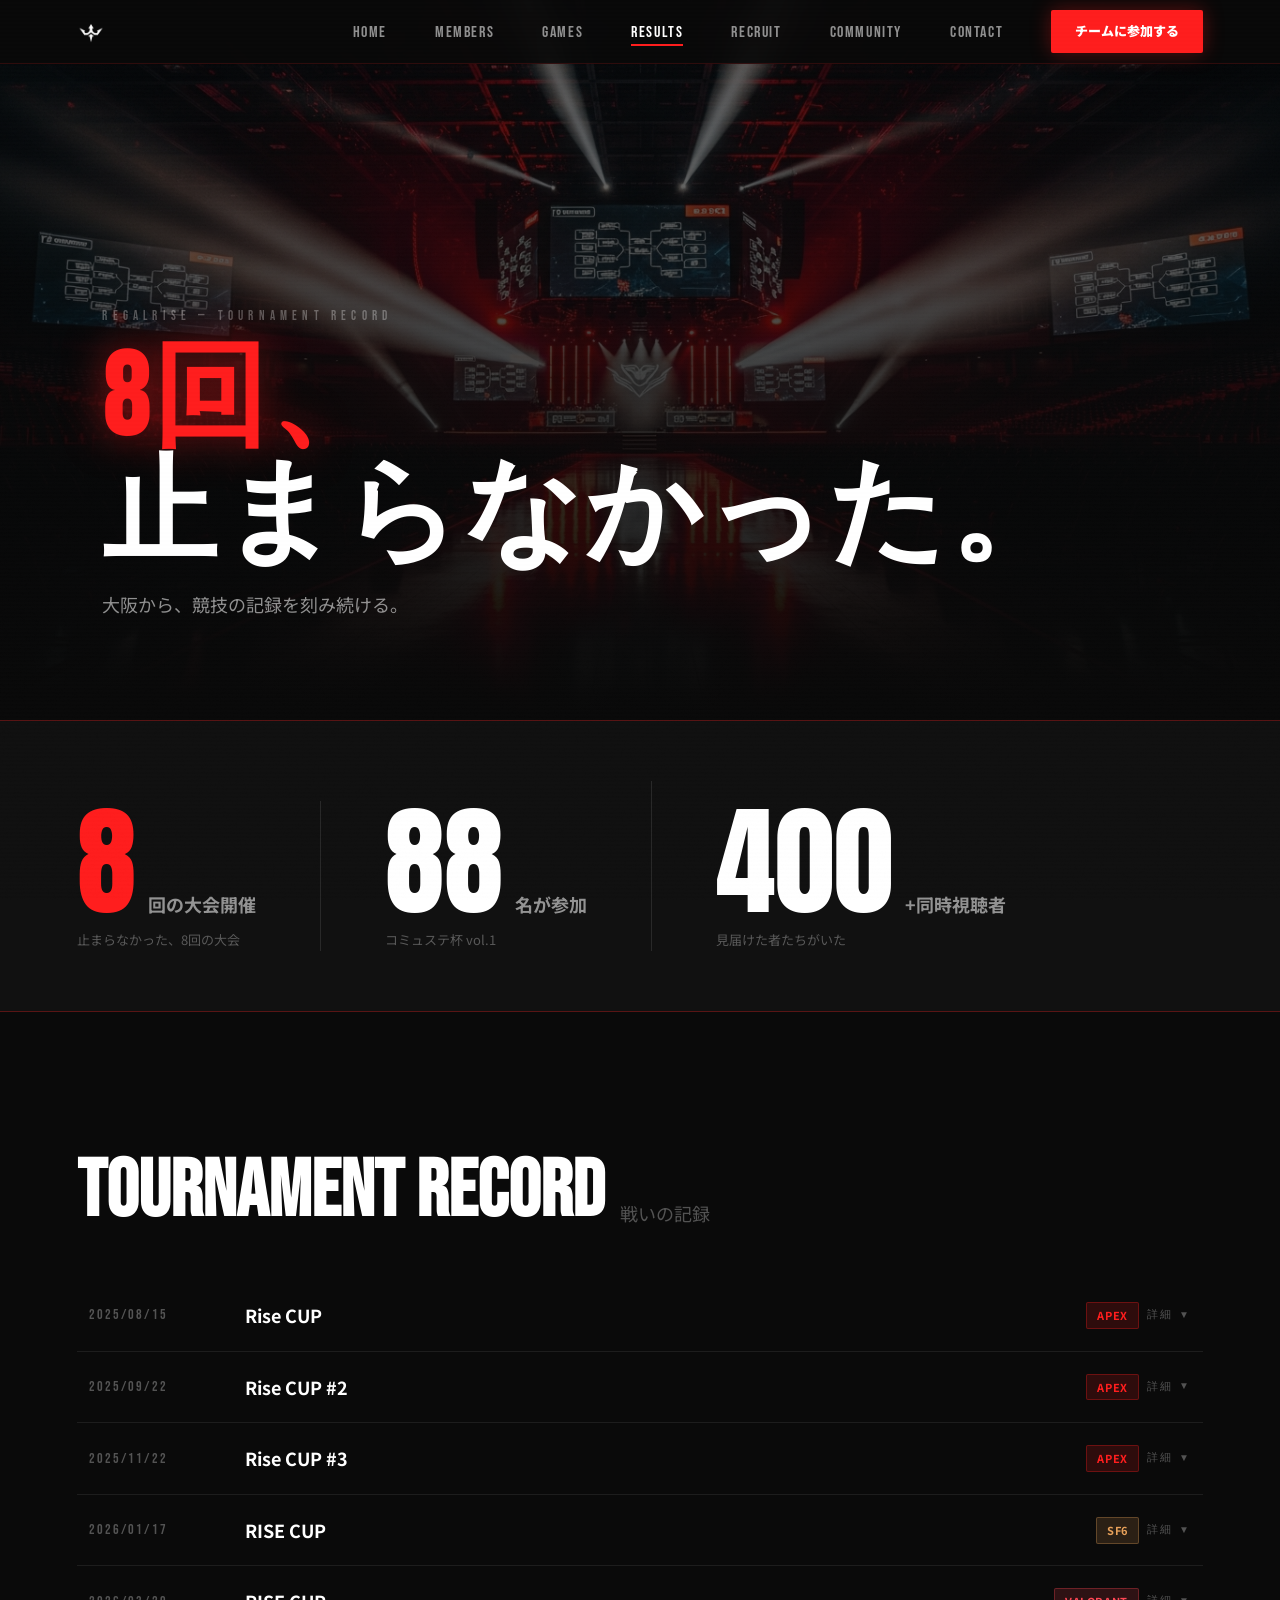
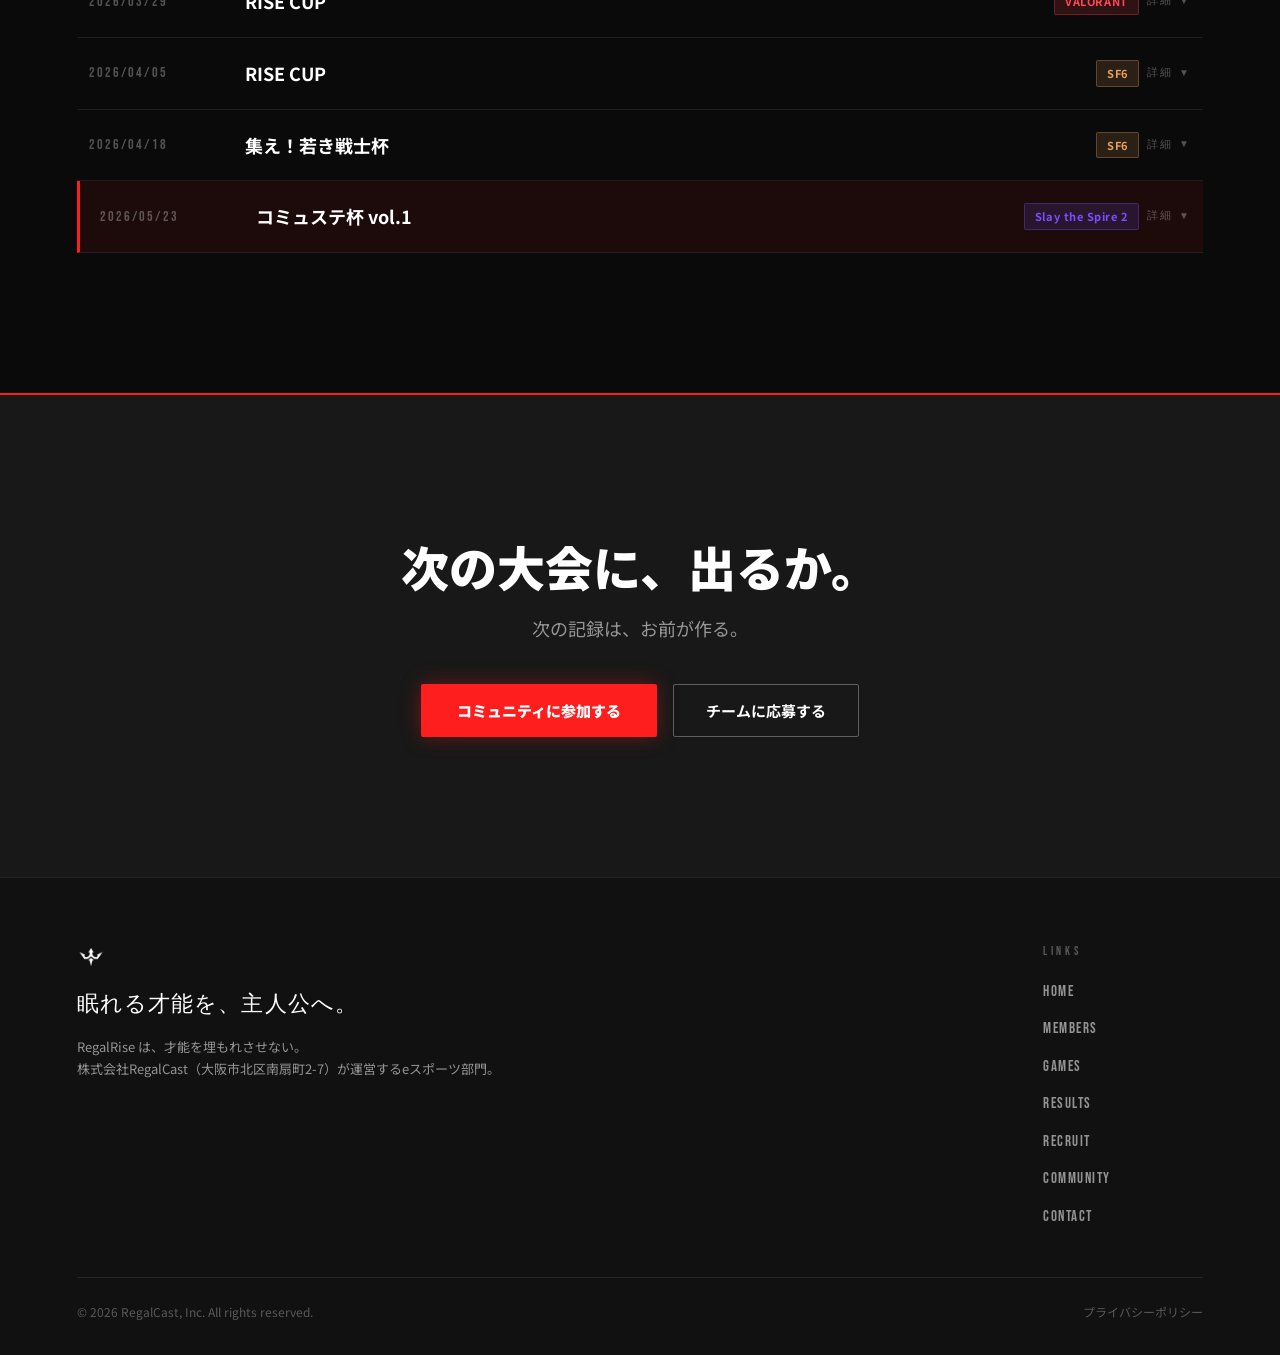
<file: results.html>
<!DOCTYPE html>
<html lang="ja">
<head>
  <meta charset="UTF-8">
  <meta name="viewport" content="width=device-width, initial-scale=1.0">
  <title>RESULTS — RegalRise</title>
  <meta name="description" content="RegalRiseが開催した8回の大会実績。大阪から、止まらない記録を刻み続ける。">
  <link rel="icon" type="image/png" href="assets/logo/favicon.png">
  <link rel="apple-touch-icon" href="assets/logo/regalrise_logo.png">
  <link rel="preconnect" href="https://fonts.googleapis.com">
  <link rel="preconnect" href="https://fonts.gstatic.com" crossorigin>
  <link href="https://fonts.googleapis.com/css2?family=Bebas+Neue&family=Anton&family=Noto+Sans+JP:wght@400;700;900&display=swap" rel="stylesheet">
  <link rel="stylesheet" href="assets/css/variables.css">
  <link rel="stylesheet" href="assets/css/base.css">
  <link rel="stylesheet" href="assets/css/nav.css">
  <style>
    /* ────────────────────────────────────────────
       HERO
    ──────────────────────────────────────────── */
    .results-hero {
      position: relative;
      height: 80vh;
      min-height: 520px;
      background:
        linear-gradient(to bottom, rgba(10,10,10,0.50) 0%, rgba(10,10,10,0.80) 60%, #0A0A0A 100%),
        url('assets/images/tournament_action.png') center/cover no-repeat,
        radial-gradient(ellipse 80% 60% at 50% 60%, rgba(255,30,30,0.25) 0%, transparent 65%),
        #0A0A0A;
      overflow: hidden;
      display: flex;
      align-items: flex-end;
    }

    .results-hero-inner {
      position: relative;
      z-index: 10;
      padding: 0 clamp(20px, 8vw, 120px) clamp(60px, 8vw, 100px);
      width: 100%;
    }

    .results-hero-eyebrow {
      font-family: var(--font-display);
      font-size: 13px;
      letter-spacing: 0.4em;
      color: var(--color-text-muted);
      margin-bottom: 16px;
    }

    .results-hero-heading {
      word-break: keep-all;
      font-family: var(--font-display);
      font-size: var(--text-display-l);
      color: #FFFFFF;
      line-height: 1;
      letter-spacing: 0.03em;
    }

    .results-hero-heading span {
      color: var(--color-red);
      text-shadow: var(--shadow-text-glow);
    }

    .results-hero-sub {
      margin-top: 16px;
      font-family: var(--font-body);
      font-weight: 400;
      font-size: var(--text-body-l);
      color: var(--color-text-secondary);
    }

    /* ────────────────────────────────────────────
       STATS HEADLINE（非均等）
    ──────────────────────────────────────────── */
    .results-stats {
      background: var(--color-black-mid);
      padding: 60px clamp(20px, 6vw, 80px);
      border-top: 1px solid var(--color-red-border);
      border-bottom: 1px solid var(--color-red-border);
      display: flex;
      align-items: flex-end;
      justify-content: flex-start;
    }

    .results-stat-item {
      display: flex;
      flex-direction: column;
    }

    .results-stat-item-a {
      padding-right: 64px;
      border-right: 1px solid rgba(255,255,255,0.10);
      padding-top: 0;
    }

    .results-stat-item-b {
      padding: 0 64px;
      border-right: 1px solid rgba(255,255,255,0.10);
      padding-top: 20px;
    }

    .results-stat-item-c {
      padding-left: 64px;
      padding-top: 12px;
    }

    .results-stat-num {
      font-family: var(--font-impact);
      font-size: var(--text-stat);
      line-height: 1;
    }

    .results-stat-num-red { color: var(--color-red); }
    .results-stat-num-white { color: #FFFFFF; }

    .results-stat-unit {
      font-family: var(--font-body);
      font-weight: 700;
      font-size: 18px;
      color: var(--color-text-secondary);
      margin-left: 6px;
    }

    .results-stat-note {
      font-family: var(--font-body);
      font-weight: 400;
      font-size: 13px;
      color: var(--color-text-muted);
      margin-top: 8px;
    }

    /* ────────────────────────────────────────────
       TOURNAMENT LIST
    ──────────────────────────────────────────── */
    .tournament-section {
      background: var(--color-black);
      padding: var(--section-pad-y) clamp(20px, 6vw, 80px);
    }

    .tournament-inner {
      max-width: var(--container-max);
      margin: 0 auto;
    }

    .tournament-header {
      display: flex;
      align-items: flex-end;
      gap: 16px;
      margin-bottom: 48px;
    }

    .tournament-heading {
      font-family: var(--font-display);
      font-size: var(--text-display-m);
      color: #FFFFFF;
      line-height: 1;
    }

    .tournament-sub {
      font-family: var(--font-body);
      font-weight: 400;
      font-size: var(--text-body-l);
      color: var(--color-text-muted);
      padding-bottom: 4px;
    }

    .tournament-list {
      display: flex;
      flex-direction: column;
      gap: 0;
    }

    /* 各行：design_specのtournament-rowスタイル */
    .tournament-row {
      display: grid;
      grid-template-columns: 140px 1fr auto;
      align-items: center;
      padding: 20px 12px;
      border-bottom: 1px solid var(--color-border);
      cursor: pointer;
      transition: background var(--transition-fast), padding-left var(--transition-base);
      gap: 16px;
    }

    .tournament-row:hover {
      background: var(--color-black-raise);
      padding-left: 24px;
    }

    /* 最新の大会を特別扱い */
    .tournament-row.featured {
      background: var(--color-red-glow-soft);
      border-left: var(--border-left-accent);
      padding-left: 20px;
    }

    .tournament-row.featured:hover {
      background: rgba(255,30,30,0.12);
      padding-left: 28px;
    }

    .tournament-date {
      font-family: var(--font-display);
      font-size: 14px;
      letter-spacing: 0.15em;
      color: var(--color-text-muted);
    }

    .tournament-name {
      font-family: var(--font-body);
      font-weight: 700;
      font-size: var(--text-body-l);
      color: #FFFFFF;
    }

    .tournament-row.featured .tournament-name {
      color: #FFFFFF;
    }

    .tournament-game-col {
      display: flex;
      align-items: center;
      gap: 8px;
    }

    /* アコーディオン展開エリア */
    .tournament-detail {
      display: none;
      padding: 0 12px 24px;
      border-bottom: 1px solid var(--color-border);
      background: var(--color-black-soft);
    }

    .tournament-detail.open { display: block; }

    .tournament-detail.featured-detail {
      background: rgba(255,30,30,0.04);
    }

    .tournament-detail-inner {
      padding-top: 20px;
      display: grid;
      grid-template-columns: 1fr 1fr 1fr;
      gap: 24px;
      border-top: 1px solid var(--color-border);
    }

    .td-item-label {
      font-family: var(--font-display);
      font-size: 11px;
      letter-spacing: 0.3em;
      color: var(--color-text-muted);
      margin-bottom: 8px;
    }

    .td-item-value {
      font-family: var(--font-body);
      font-weight: 700;
      font-size: 15px;
      color: #FFFFFF;
    }

    .td-item-comment {
      font-family: var(--font-body);
      font-weight: 400;
      font-size: 13px;
      color: var(--color-text-secondary);
      line-height: var(--leading-normal);
      margin-top: 4px;
    }

    .accordion-toggle {
      display: flex;
      align-items: center;
      justify-content: flex-end;
      gap: 6px;
      font-family: var(--font-display);
      font-size: 11px;
      letter-spacing: 0.2em;
      color: var(--color-text-muted);
    }

    .accordion-arrow {
      display: inline-block;
      transition: transform var(--transition-base);
      font-size: 10px;
    }

    .tournament-row.expanded .accordion-arrow {
      transform: rotate(180deg);
    }

    /* ────────────────────────────────────────────
       BOTTOM CTA
    ──────────────────────────────────────────── */
    .results-cta {
      background: var(--color-black-soft);
      border-top: 2px solid var(--color-red);
      padding: var(--section-pad-y) clamp(20px, 6vw, 80px);
      text-align: center;
    }

    .results-cta-inner {
      max-width: 560px;
      margin: 0 auto;
    }

    .results-cta-heading {
      font-family: var(--font-body);
      font-weight: 900;
      font-size: var(--text-h2);
      color: #FFFFFF;
      line-height: var(--leading-snug);
    }

    .results-cta-body {
      margin-top: 16px;
      font-family: var(--font-body);
      font-weight: 400;
      font-size: var(--text-body-l);
      color: var(--color-text-secondary);
    }

    .results-cta-btn-group {
      margin-top: 40px;
      display: flex;
      justify-content: center;
      gap: 16px;
      flex-wrap: wrap;
    }

    /* ────────────────────────────────────────────
       RESPONSIVE
    ──────────────────────────────────────────── */
    @media (max-width: 767px) {
      .results-stats {
        flex-direction: column;
        align-items: flex-start;
        gap: 0;
      }

      .results-stat-item-a,
      .results-stat-item-b,
      .results-stat-item-c {
        padding: 24px 0;
        border-right: none;
        border-bottom: 1px solid rgba(255,255,255,0.1);
        padding-top: 0;
      }

      .results-stat-item-c { border-bottom: none; }

      .tournament-row {
        grid-template-columns: 100px 1fr;
      }

      .tournament-game-col { display: none; }

      .tournament-detail-inner {
        grid-template-columns: 1fr;
        gap: 16px;
      }
    }
  </style>
</head>
<body>

<!-- ノイズキャンバス -->
<canvas id="noise-canvas" style="position:fixed;inset:0;pointer-events:none;z-index:1;opacity:0.025;"></canvas>
<div class="scanlines"></div>

<!-- ナビゲーション -->
<nav class="nav">
  <a href="home.html" class="nav-logo">
    <img src="assets/logo/regalrise_logo.png" alt="RegalRise" style="filter:invert(1);">
  </a>
  <ul class="nav-links">
    <li><a href="home.html" class="nav-link">HOME</a></li>
    <li><a href="members.html" class="nav-link">MEMBERS</a></li>
    <li><a href="games.html" class="nav-link">GAMES</a></li>
    <li><a href="results.html" class="nav-link active">RESULTS</a></li>
    <li><a href="recruit.html" class="nav-link">RECRUIT</a></li>
    <li><a href="community.html" class="nav-link">COMMUNITY</a></li>
    <li><a href="contact.html" class="nav-link">CONTACT</a></li>
  </ul>
  <a href="recruit.html" class="btn-primary nav-cta">チームに参加する</a>
  <button class="nav-hamburger" aria-label="メニューを開く" aria-expanded="false">
    <span></span><span></span><span></span>
  </button>
</nav>

<!-- モバイルメニュー -->
<div class="nav-mobile-menu" role="navigation" aria-label="モバイルナビゲーション">
  <a href="home.html">HOME</a>
  <a href="members.html">MEMBERS</a>
  <a href="games.html">GAMES</a>
  <a href="results.html">RESULTS</a>
  <a href="recruit.html">RECRUIT</a>
  <a href="community.html">COMMUNITY</a>
  <a href="contact.html">CONTACT</a>
  <a href="recruit.html" class="btn-primary">チームに参加する</a>
</div>

<!-- ═══════════════════════════════════════════
  HERO
═══════════════════════════════════════════ -->
<section class="results-hero">
  <div class="results-hero-inner">
    <p class="results-hero-eyebrow fade-up">REGALRISE — TOURNAMENT RECORD</p>
    <h2 class="results-hero-heading fade-up delay-1">
      <span>8回、</span>止まらなかった。
    </h2>
    <p class="results-hero-sub fade-up delay-2">
      大阪から、競技の記録を刻み続ける。
    </p>
  </div>
</section>

<!-- ═══════════════════════════════════════════
  STATS
═══════════════════════════════════════════ -->
<div class="results-stats" aria-label="大会実績サマリー">
  <div class="results-stat-item results-stat-item-a fade-up">
    <div style="display:flex; align-items:baseline; gap:6px;">
      <span class="results-stat-num results-stat-num-red" data-count="8">8</span>
      <span class="results-stat-unit">回の大会開催</span>
    </div>
    <p class="results-stat-note">止まらなかった、8回の大会</p>
  </div>
  <div class="results-stat-item results-stat-item-b fade-up delay-1">
    <div style="display:flex; align-items:baseline; gap:6px;">
      <span class="results-stat-num results-stat-num-white" data-count="88">88</span>
      <span class="results-stat-unit">名が参加</span>
    </div>
    <p class="results-stat-note">コミュステ杯 vol.1</p>
  </div>
  <div class="results-stat-item results-stat-item-c fade-up delay-2">
    <div style="display:flex; align-items:baseline; gap:6px;">
      <span class="results-stat-num results-stat-num-white">400</span>
      <span class="results-stat-unit">+同時視聴者</span>
    </div>
    <p class="results-stat-note">見届けた者たちがいた</p>
  </div>
</div>

<!-- ═══════════════════════════════════════════
  TOURNAMENT LIST
═══════════════════════════════════════════ -->
<section class="tournament-section" aria-labelledby="tournament-heading">
  <div class="tournament-inner">
    <div class="tournament-header fade-up">
      <h2 class="tournament-heading" id="tournament-heading">TOURNAMENT RECORD</h2>
      <span class="tournament-sub">戦いの記録</span>
    </div>

    <div class="tournament-list" role="list">

      <!-- 1 -->
      <div class="tournament-row" role="listitem" data-id="1" tabindex="0" aria-expanded="false">
        <span class="tournament-date">2025/08/15</span>
        <span class="tournament-name">Rise CUP</span>
        <div class="tournament-game-col">
          <span class="badge-game badge-apex">APEX</span>
          <span class="accordion-toggle">詳細 <span class="accordion-arrow">▼</span></span>
        </div>
      </div>
      <div class="tournament-detail" id="detail-1">
        <div class="tournament-detail-inner">
          <div>
            <p class="td-item-label">参加者数</p>
            <p class="td-item-value">非公開</p>
          </div>
          <div>
            <p class="td-item-label">大会形式</p>
            <p class="td-item-value">スクワッド戦</p>
          </div>
          <div>
            <p class="td-item-label">主催コメント</p>
            <p class="td-item-comment">初回のRise CUP。大阪で、本気で戦える場所を作るための第一歩だった。</p>
          </div>
        </div>
      </div>

      <!-- 2 -->
      <div class="tournament-row" role="listitem" data-id="2" tabindex="0" aria-expanded="false">
        <span class="tournament-date">2025/09/22</span>
        <span class="tournament-name">Rise CUP #2</span>
        <div class="tournament-game-col">
          <span class="badge-game badge-apex">APEX</span>
          <span class="accordion-toggle">詳細 <span class="accordion-arrow">▼</span></span>
        </div>
      </div>
      <div class="tournament-detail" id="detail-2">
        <div class="tournament-detail-inner">
          <div>
            <p class="td-item-label">参加者数</p>
            <p class="td-item-value">非公開</p>
          </div>
          <div>
            <p class="td-item-label">大会形式</p>
            <p class="td-item-value">スクワッド戦</p>
          </div>
          <div>
            <p class="td-item-label">主催コメント</p>
            <p class="td-item-comment">継続することに意味がある。#2で確信した。</p>
          </div>
        </div>
      </div>

      <!-- 3 -->
      <div class="tournament-row" role="listitem" data-id="3" tabindex="0" aria-expanded="false">
        <span class="tournament-date">2025/11/22</span>
        <span class="tournament-name">Rise CUP #3</span>
        <div class="tournament-game-col">
          <span class="badge-game badge-apex">APEX</span>
          <span class="accordion-toggle">詳細 <span class="accordion-arrow">▼</span></span>
        </div>
      </div>
      <div class="tournament-detail" id="detail-3">
        <div class="tournament-detail-inner">
          <div>
            <p class="td-item-label">参加者数</p>
            <p class="td-item-value">非公開</p>
          </div>
          <div>
            <p class="td-item-label">大会形式</p>
            <p class="td-item-value">スクワッド戦</p>
          </div>
          <div>
            <p class="td-item-label">主催コメント</p>
            <p class="td-item-comment">APEXだけじゃない。他タイトルへの拡張を考え始めた回。</p>
          </div>
        </div>
      </div>

      <!-- 4 -->
      <div class="tournament-row" role="listitem" data-id="4" tabindex="0" aria-expanded="false">
        <span class="tournament-date">2026/01/17</span>
        <span class="tournament-name">RISE CUP</span>
        <div class="tournament-game-col">
          <span class="badge-game badge-sf6">SF6</span>
          <span class="accordion-toggle">詳細 <span class="accordion-arrow">▼</span></span>
        </div>
      </div>
      <div class="tournament-detail" id="detail-4">
        <div class="tournament-detail-inner">
          <div>
            <p class="td-item-label">参加者数</p>
            <p class="td-item-value">非公開</p>
          </div>
          <div>
            <p class="td-item-label">大会形式</p>
            <p class="td-item-value">トーナメント（1対1）</p>
          </div>
          <div>
            <p class="td-item-label">主催コメント</p>
            <p class="td-item-comment">初のSF6大会。格ゲーコミュニティの熱量は本物だった。</p>
          </div>
        </div>
      </div>

      <!-- 5 -->
      <div class="tournament-row" role="listitem" data-id="5" tabindex="0" aria-expanded="false">
        <span class="tournament-date">2026/03/29</span>
        <span class="tournament-name">RISE CUP</span>
        <div class="tournament-game-col">
          <span class="badge-game badge-valorant">VALORANT</span>
          <span class="accordion-toggle">詳細 <span class="accordion-arrow">▼</span></span>
        </div>
      </div>
      <div class="tournament-detail" id="detail-5">
        <div class="tournament-detail-inner">
          <div>
            <p class="td-item-label">参加者数</p>
            <p class="td-item-value">非公開</p>
          </div>
          <div>
            <p class="td-item-label">大会形式</p>
            <p class="td-item-value">5v5 チーム戦</p>
          </div>
          <div>
            <p class="td-item-label">主催コメント</p>
            <p class="td-item-comment">初のVALORANT大会。チーム戦の緊張感が最高だった。</p>
          </div>
        </div>
      </div>

      <!-- 6 -->
      <div class="tournament-row" role="listitem" data-id="6" tabindex="0" aria-expanded="false">
        <span class="tournament-date">2026/04/05</span>
        <span class="tournament-name">RISE CUP</span>
        <div class="tournament-game-col">
          <span class="badge-game badge-sf6">SF6</span>
          <span class="accordion-toggle">詳細 <span class="accordion-arrow">▼</span></span>
        </div>
      </div>
      <div class="tournament-detail" id="detail-6">
        <div class="tournament-detail-inner">
          <div>
            <p class="td-item-label">参加者数</p>
            <p class="td-item-value">非公開</p>
          </div>
          <div>
            <p class="td-item-label">大会形式</p>
            <p class="td-item-value">トーナメント（1対1）</p>
          </div>
          <div>
            <p class="td-item-label">主催コメント</p>
            <p class="td-item-comment">SF6の2回目。前回リベンジ組の熱量が違った。</p>
          </div>
        </div>
      </div>

      <!-- 7 -->
      <div class="tournament-row" role="listitem" data-id="7" tabindex="0" aria-expanded="false">
        <span class="tournament-date">2026/04/18</span>
        <span class="tournament-name">集え！若き戦士杯</span>
        <div class="tournament-game-col">
          <span class="badge-game badge-sf6">SF6</span>
          <span class="accordion-toggle">詳細 <span class="accordion-arrow">▼</span></span>
        </div>
      </div>
      <div class="tournament-detail" id="detail-7">
        <div class="tournament-detail-inner">
          <div>
            <p class="td-item-label">参加者数</p>
            <p class="td-item-value">非公開</p>
          </div>
          <div>
            <p class="td-item-label">大会形式</p>
            <p class="td-item-value">トーナメント（1対1）</p>
          </div>
          <div>
            <p class="td-item-label">主催コメント</p>
            <p class="td-item-comment">若い世代に焦点を当てた特別大会。次世代の主人公が集まった。</p>
          </div>
        </div>
      </div>

      <!-- 8（最新：FEATURED） -->
      <div class="tournament-row featured" role="listitem" data-id="8" tabindex="0" aria-expanded="false">
        <span class="tournament-date">2026/05/23</span>
        <span class="tournament-name">コミュステ杯 vol.1</span>
        <div class="tournament-game-col">
          <span class="badge-game badge-slayspire">Slay the Spire 2</span>
          <span class="accordion-toggle">詳細 <span class="accordion-arrow">▼</span></span>
        </div>
      </div>
      <div class="tournament-detail featured-detail" id="detail-8">
        <div class="tournament-detail-inner">
          <div>
            <p class="td-item-label">参加者数</p>
            <p class="td-item-value">88名</p>
          </div>
          <div>
            <p class="td-item-label">同時視聴者</p>
            <p class="td-item-value">400+ 名</p>
          </div>
          <div>
            <p class="td-item-label">主催コメント</p>
            <p class="td-item-comment">初のSlay the Spire 2大会。88名の参加と400+同時視聴。コミュニティの力を証明した。</p>
          </div>
        </div>
      </div>

    </div><!-- /tournament-list -->
  </div>
</section>

<!-- ═══════════════════════════════════════════
  BOTTOM CTA
═══════════════════════════════════════════ -->
<section class="results-cta" aria-labelledby="results-cta-heading">
  <div class="results-cta-inner">
    <h2 class="results-cta-heading fade-up" id="results-cta-heading">
      次の大会に、出るか。
    </h2>
    <p class="results-cta-body fade-up delay-1">
      次の記録は、お前が作る。
    </p>
    <div class="results-cta-btn-group fade-up delay-2">
      <a href="community.html" class="btn-primary">コミュニティに参加する</a>
      <a href="recruit.html" class="btn-ghost">チームに応募する</a>
    </div>
  </div>
</section>

<!-- FOOTER -->
<footer class="footer">
  <div class="footer-inner">
    <div class="footer-top">
      <div class="footer-brand">
        <img src="assets/logo/regalrise_logo.png" class="footer-logo" alt="RegalRise" style="filter:invert(1);">
        <p class="footer-tagline">眠れる才能を、主人公へ。</p>
        <p class="footer-desc">RegalRise は、才能を埋もれさせない。<br>株式会社RegalCast（大阪市北区南扇町2-7）が運営するeスポーツ部門。</p>
      </div>
      <div class="footer-links">
        <p class="footer-nav-label">LINKS</p>
        <a href="home.html">HOME</a>
        <a href="members.html">MEMBERS</a>
        <a href="games.html">GAMES</a>
        <a href="results.html">RESULTS</a>
        <a href="recruit.html">RECRUIT</a>
        <a href="community.html">COMMUNITY</a>
        <a href="contact.html">CONTACT</a>
      </div>
    </div>
    <div class="footer-bottom">
      <span>© 2026 RegalCast, Inc. All rights reserved.</span>
      <a href="#">プライバシーポリシー</a>
    </div>
  </div>
</footer>

<script src="assets/js/noise.js"></script>
<script src="assets/js/scroll-anim.js"></script>
<script>
  window.addEventListener('DOMContentLoaded', function () {
    if (window.noiseBurst) window.noiseBurst(500);
  });

  const hamburger = document.querySelector('.nav-hamburger');
  const mobileMenu = document.querySelector('.nav-mobile-menu');
  if (hamburger && mobileMenu) {
    hamburger.addEventListener('click', function () {
      const isOpen = mobileMenu.classList.toggle('open');
      hamburger.setAttribute('aria-expanded', isOpen);
    });
  }

  // Accordion
  const rows = document.querySelectorAll('.tournament-row');
  rows.forEach(function (row) {
    row.addEventListener('click', function () {
      const id = row.dataset.id;
      const detail = document.getElementById('detail-' + id);
      const isOpen = detail.classList.contains('open');

      // すべて閉じる
      document.querySelectorAll('.tournament-detail').forEach(function (d) {
        d.classList.remove('open');
      });
      document.querySelectorAll('.tournament-row').forEach(function (r) {
        r.classList.remove('expanded');
        r.setAttribute('aria-expanded', 'false');
      });

      // 開いていなかった場合だけ開く
      if (!isOpen) {
        detail.classList.add('open');
        row.classList.add('expanded');
        row.setAttribute('aria-expanded', 'true');
      }
    });

    // キーボード対応
    row.addEventListener('keydown', function (e) {
      if (e.key === 'Enter' || e.key === ' ') {
        e.preventDefault();
        row.click();
      }
    });
  });
</script>
  <script src="assets/js/nav.js"></script>
</body>
</html>
</file>
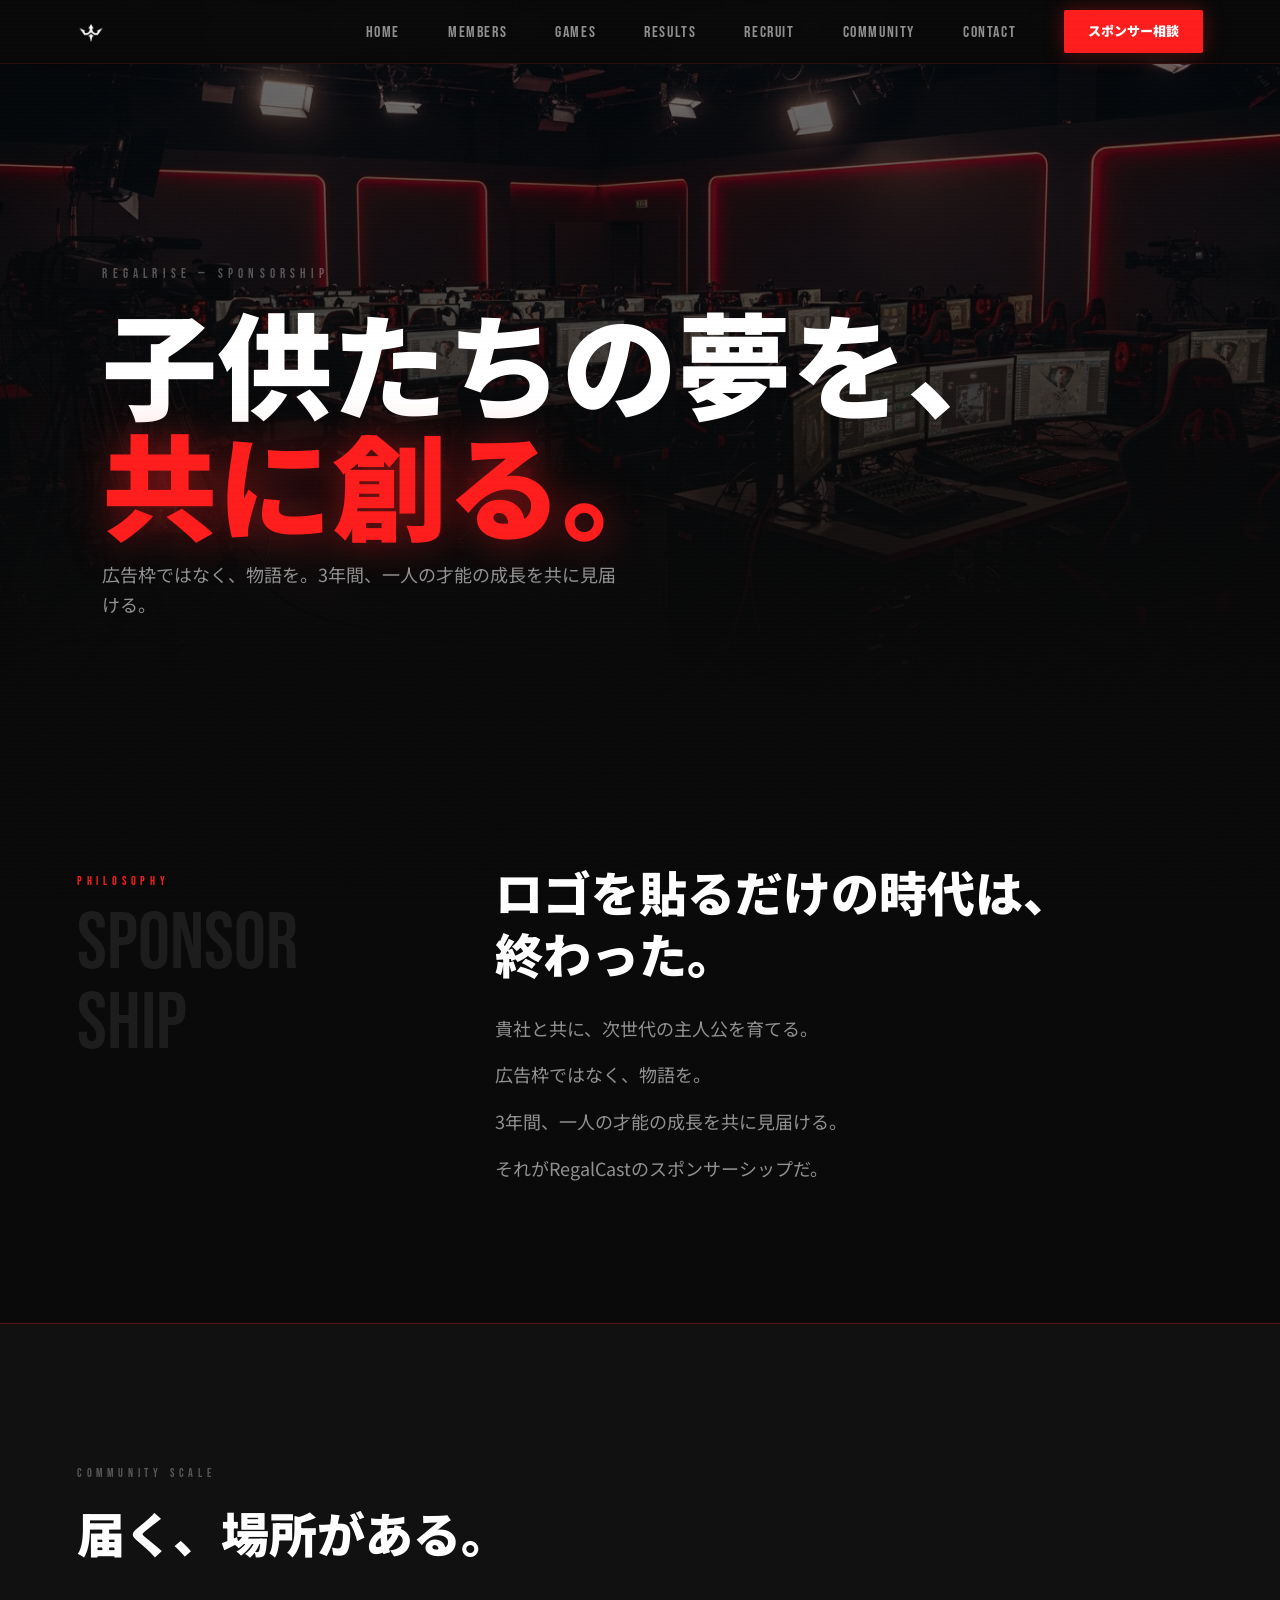
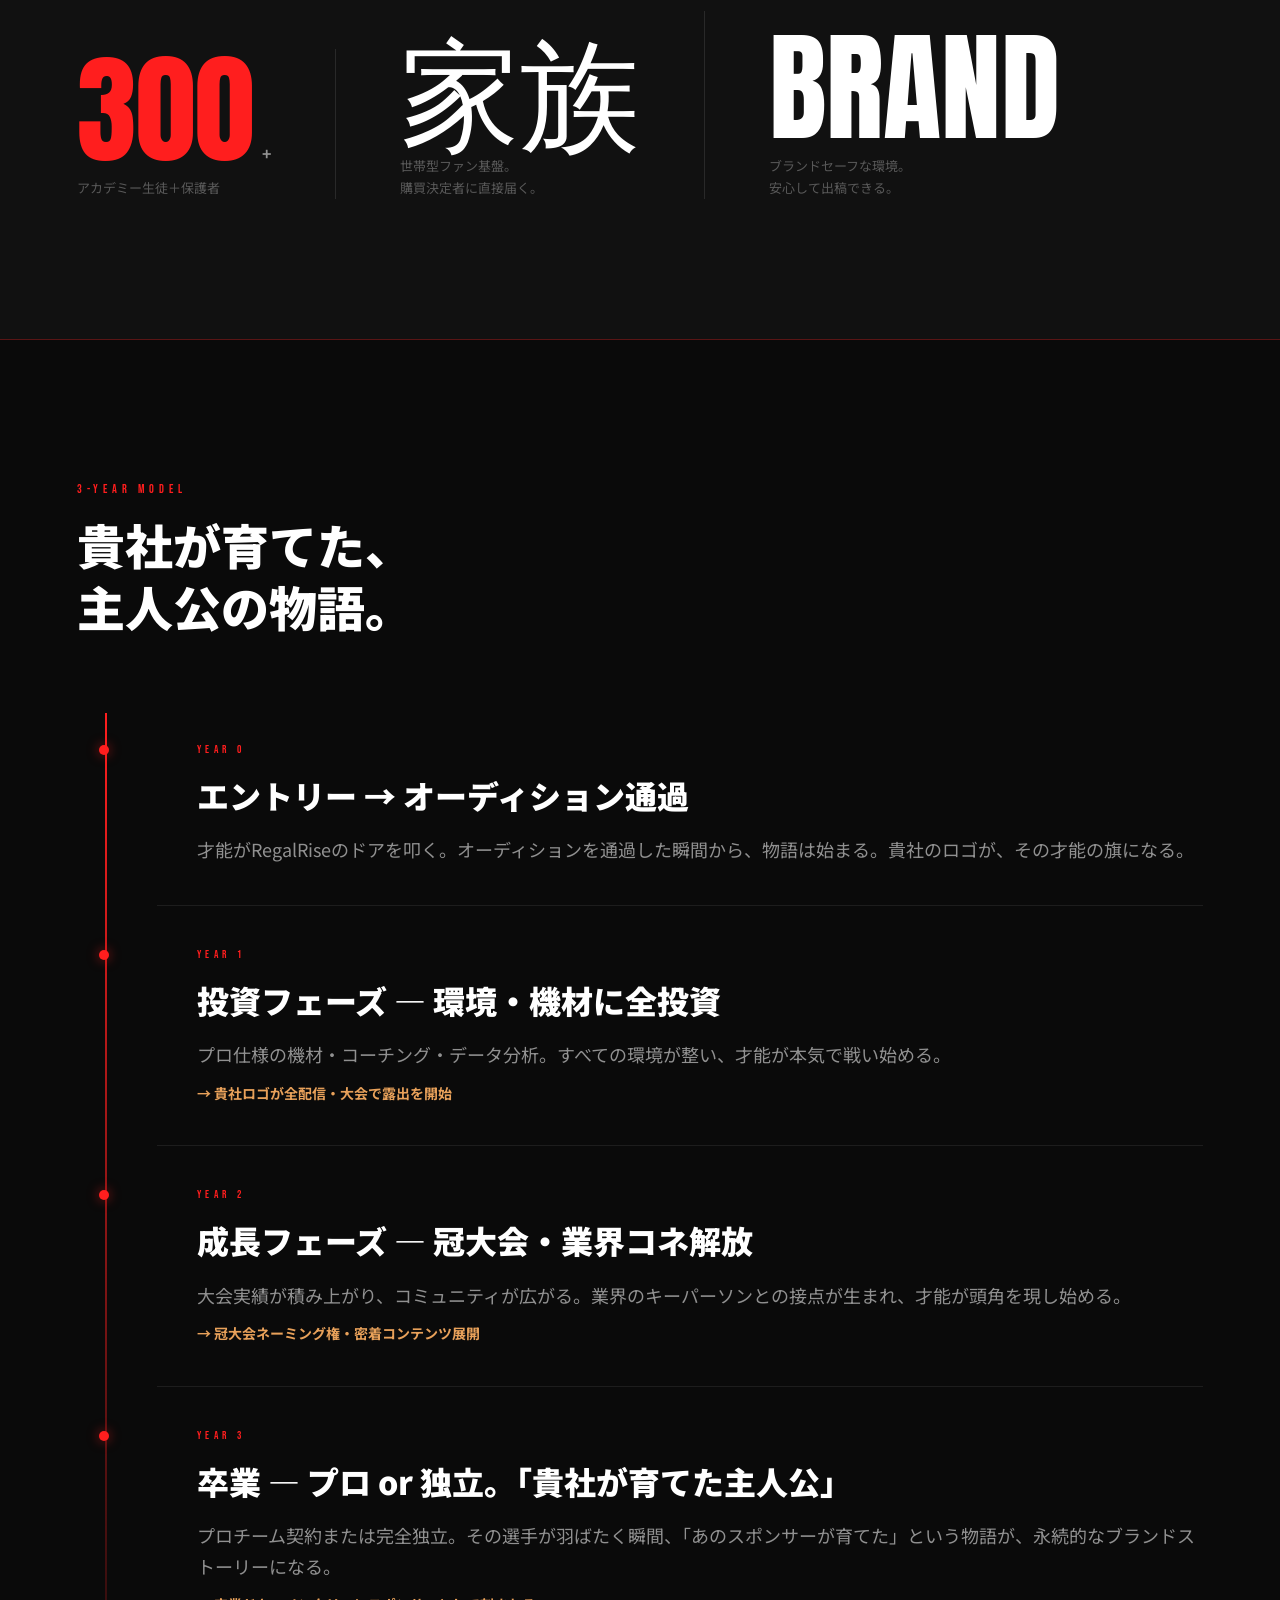
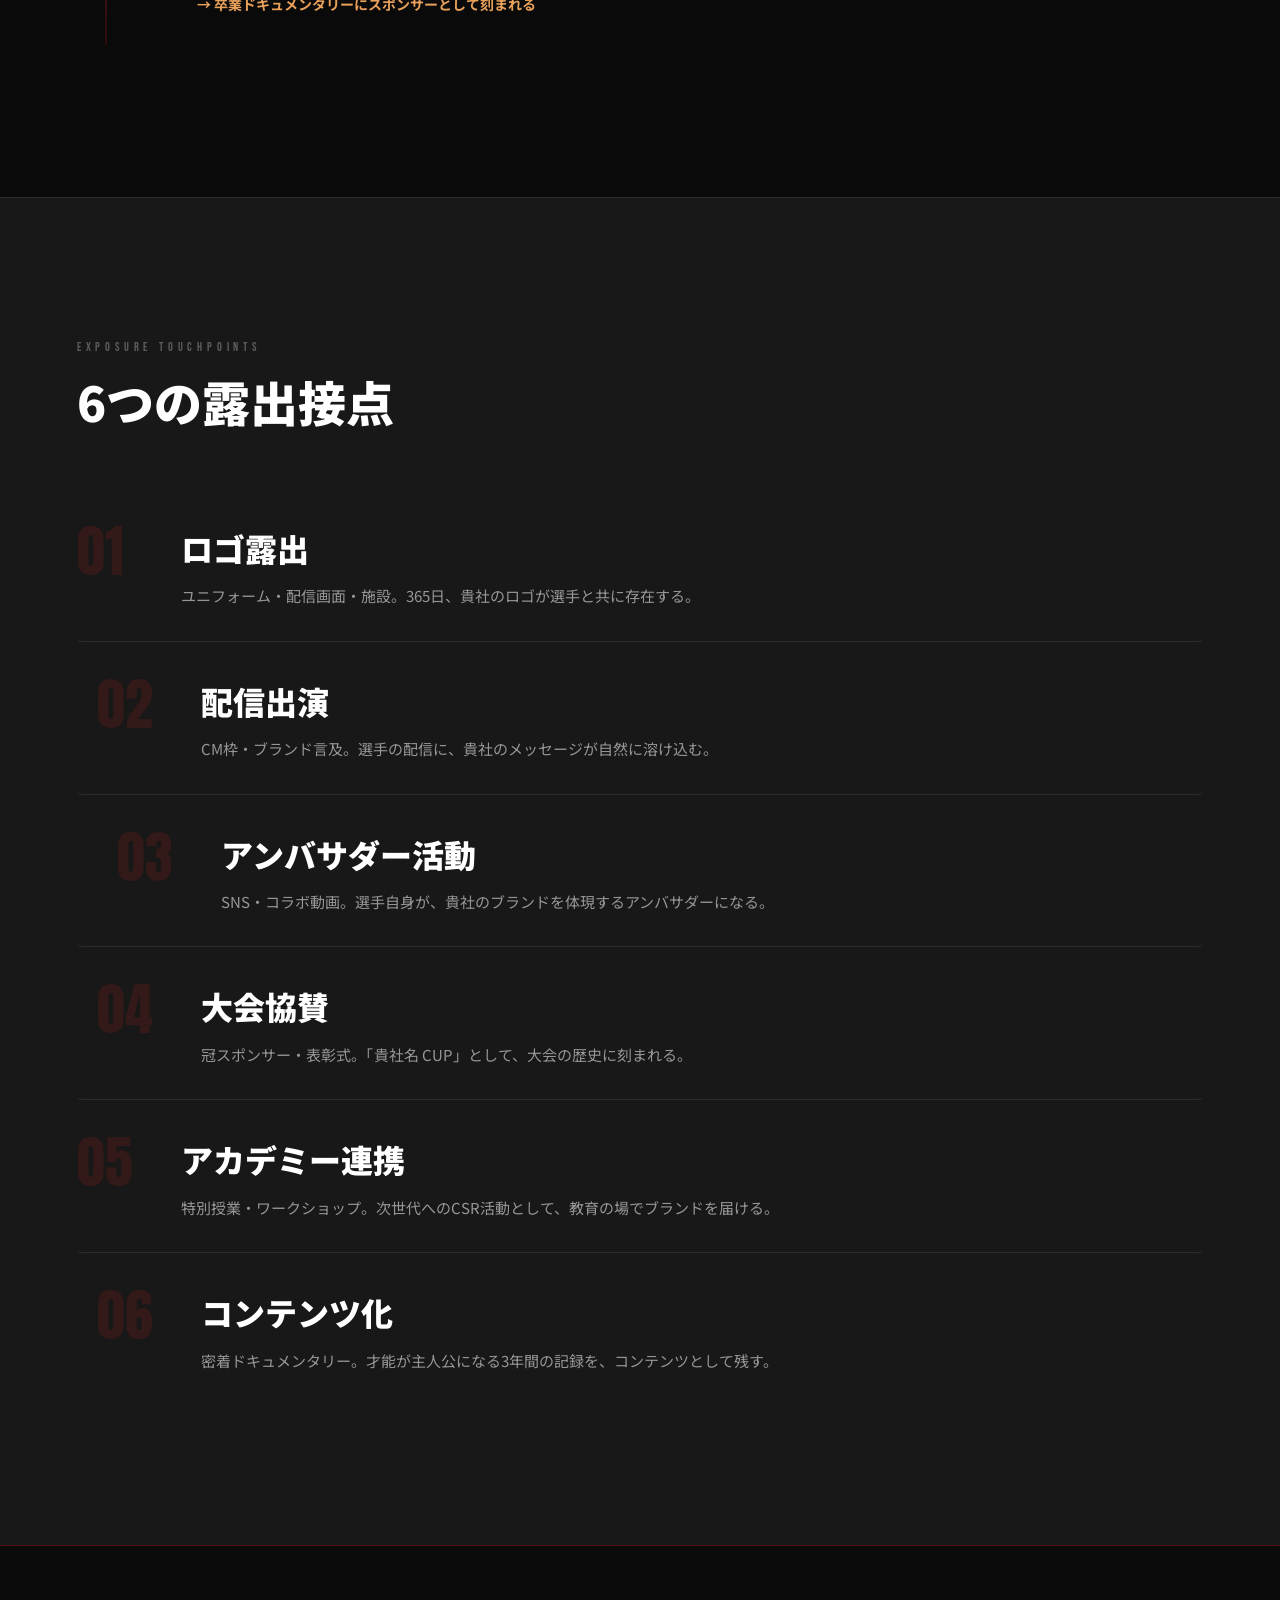
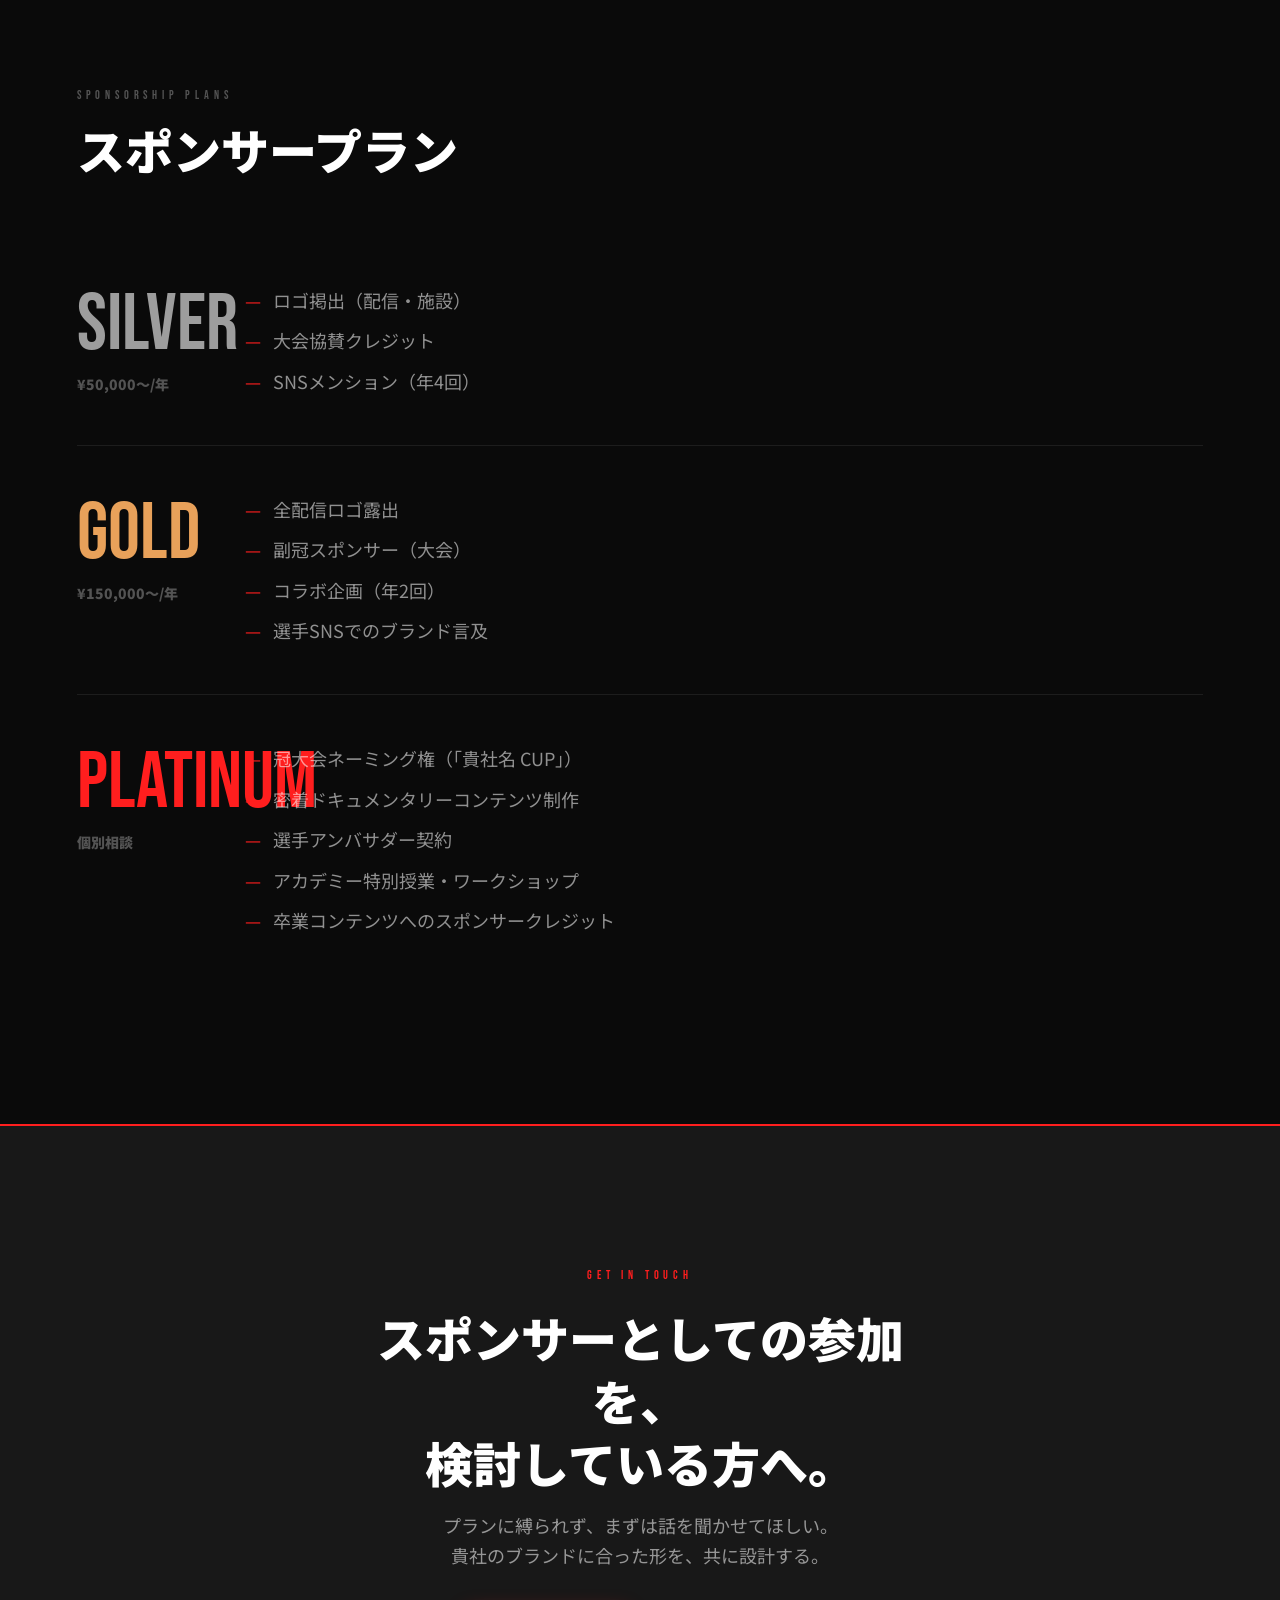
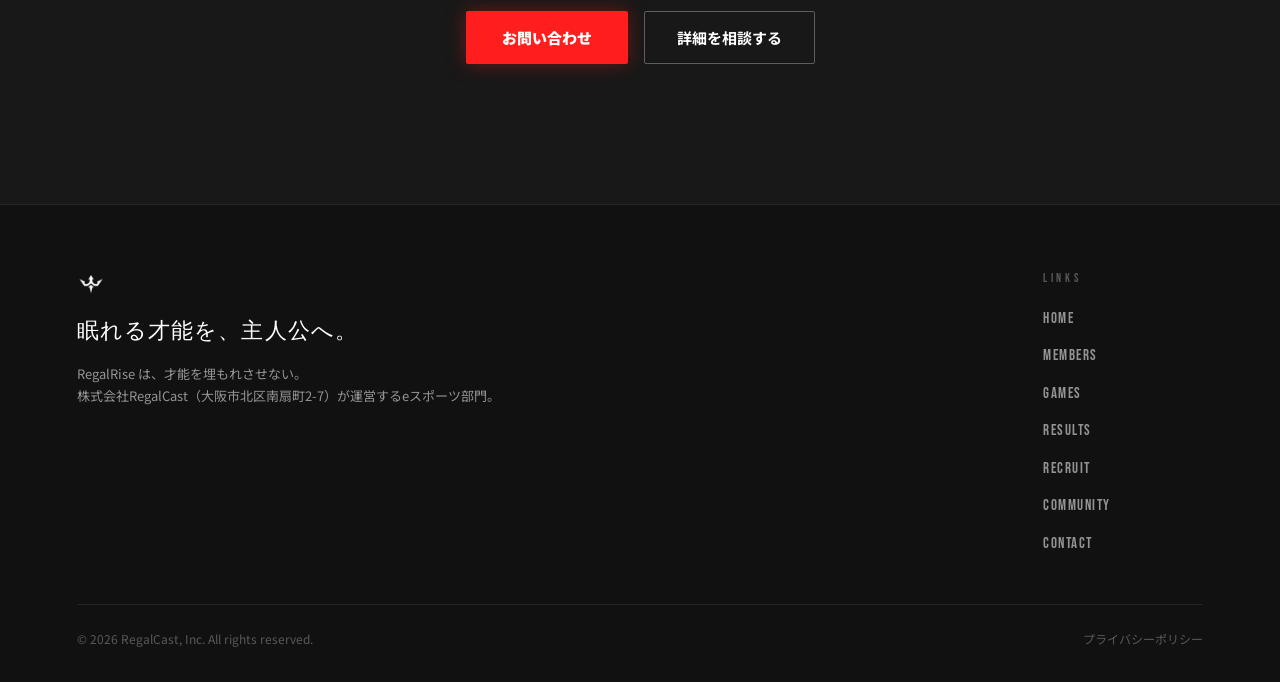
<file: sponsor.html>
<!DOCTYPE html>
<html lang="ja">
<head>
  <meta charset="UTF-8">
  <meta name="viewport" content="width=device-width, initial-scale=1.0">
  <title>SPONSOR — RegalRise</title>
  <meta name="description" content="次世代の主人公を、共に育てる。RegalRiseスポンサーシップ。ロゴを貼るだけの時代は終わった。3年間、才能の成長を共に見届けよう。">
  <link rel="icon" type="image/png" href="assets/logo/favicon.png">
  <link rel="apple-touch-icon" href="assets/logo/regalrise_logo.png">
  <link rel="preconnect" href="https://fonts.googleapis.com">
  <link rel="preconnect" href="https://fonts.gstatic.com" crossorigin>
  <link href="https://fonts.googleapis.com/css2?family=Bebas+Neue&family=Anton&family=Noto+Sans+JP:wght@400;700;900&display=swap" rel="stylesheet">
  <link rel="stylesheet" href="assets/css/variables.css">
  <link rel="stylesheet" href="assets/css/base.css">
  <link rel="stylesheet" href="assets/css/nav.css">
  <style>
    /* ────────────────────────────────────────────
       HERO
    ──────────────────────────────────────────── */
    .sponsor-hero {
      position: relative;
      height: 80vh;
      min-height: 520px;
      background:
        linear-gradient(to bottom, rgba(10,10,10,0.50) 0%, rgba(10,10,10,0.82) 65%, #0A0A0A 100%),
        url('assets/images/studio_bg.png') center/cover no-repeat,
        radial-gradient(ellipse 80% 60% at 50% 50%, rgba(255,30,30,0.18) 0%, transparent 65%),
        #0A0A0A;
      overflow: hidden;
      display: flex;
      align-items: flex-end;
    }

    .sponsor-hero-inner {
      position: relative;
      z-index: 10;
      padding: 0 clamp(20px, 8vw, 120px) clamp(60px, 8vw, 100px);
      width: 100%;
    }

    .sponsor-hero-eyebrow {
      font-family: var(--font-display);
      font-size: 13px;
      letter-spacing: 0.4em;
      color: var(--color-text-muted);
      margin-bottom: 16px;
    }

    .sponsor-hero-heading {
      word-break: keep-all;
      font-family: var(--font-body);
      font-weight: 900;
      font-size: var(--text-display-l);
      color: #FFFFFF;
      line-height: 1.05;
    }

    .sponsor-hero-heading span {
      color: var(--color-red);
      text-shadow: var(--shadow-text-glow);
    }

    .sponsor-hero-sub {
      margin-top: 16px;
      font-family: var(--font-body);
      font-weight: 400;
      font-size: var(--text-body-l);
      color: var(--color-text-secondary);
      max-width: 520px;
    }

    /* ────────────────────────────────────────────
       PHILOSOPHY
    ──────────────────────────────────────────── */
    .philosophy-section {
      background: var(--color-black);
      padding: var(--section-pad-y) clamp(20px, 6vw, 80px);
    }

    .philosophy-inner {
      max-width: var(--container-max);
      margin: 0 auto;
      display: grid;
      grid-template-columns: 30% 1fr;
      gap: 80px;
      align-items: start;
    }

    .philosophy-label-col {
      padding-top: 12px;
    }

    .philosophy-label {
      font-family: var(--font-display);
      font-size: 12px;
      letter-spacing: 0.4em;
      color: var(--color-red);
      margin-bottom: 12px;
    }

    .philosophy-label-big {
      font-family: var(--font-display);
      font-size: var(--text-display-m);
      color: rgba(255,255,255,0.08);
      line-height: 1;
      user-select: none;
    }

    .philosophy-heading {
      font-family: var(--font-body);
      font-weight: 900;
      font-size: var(--text-h2);
      color: #FFFFFF;
      line-height: var(--leading-snug);
      margin-bottom: 28px;
    }

    .philosophy-body {
      font-family: var(--font-body);
      font-weight: 400;
      font-size: var(--text-body-l);
      color: var(--color-text-secondary);
      line-height: var(--leading-normal);
    }

    .philosophy-body p + p { margin-top: 16px; }

    /* ────────────────────────────────────────────
       COMMUNITY SCALE
    ──────────────────────────────────────────── */
    .community-scale {
      background: var(--color-black-mid);
      padding: var(--section-pad-y) clamp(20px, 6vw, 80px);
      border-top: 1px solid var(--color-red-border);
      border-bottom: 1px solid var(--color-red-border);
    }

    .community-scale-inner {
      max-width: var(--container-max);
      margin: 0 auto;
    }

    .community-scale-label {
      font-family: var(--font-display);
      font-size: 12px;
      letter-spacing: 0.4em;
      color: var(--color-text-muted);
      margin-bottom: 16px;
    }

    .community-scale-heading {
      font-family: var(--font-body);
      font-weight: 900;
      font-size: var(--text-h2);
      color: #FFFFFF;
      margin-bottom: 48px;
      line-height: var(--leading-snug);
    }

    .scale-items {
      display: flex;
      align-items: flex-end;
      justify-content: flex-start;
      gap: 0;
    }

    .scale-item {
      display: flex;
      flex-direction: column;
    }

    .scale-item-a {
      padding-right: 64px;
      border-right: 1px solid rgba(255,255,255,0.10);
      padding-top: 0;
    }

    .scale-item-b {
      padding: 0 64px;
      border-right: 1px solid rgba(255,255,255,0.10);
      padding-top: 16px;
    }

    .scale-item-c {
      padding-left: 64px;
      padding-top: 8px;
    }

    .scale-num {
      font-family: var(--font-impact);
      font-size: var(--text-stat);
      line-height: 1;
      color: var(--color-red);
    }

    .scale-num-white { color: #FFFFFF; }

    .scale-unit {
      font-family: var(--font-body);
      font-weight: 700;
      font-size: 16px;
      color: var(--color-text-secondary);
      margin-left: 4px;
    }

    .scale-note {
      font-family: var(--font-body);
      font-weight: 400;
      font-size: 13px;
      color: var(--color-text-muted);
      margin-top: 8px;
      max-width: 200px;
    }

    /* ────────────────────────────────────────────
       3年育成モデル（縦タイムライン）
    ──────────────────────────────────────────── */
    .timeline-section {
      background: var(--color-black);
      padding: var(--section-pad-y) clamp(20px, 6vw, 80px);
    }

    .timeline-inner {
      max-width: var(--container-max);
      margin: 0 auto;
    }

    .timeline-label {
      font-family: var(--font-display);
      font-size: 12px;
      letter-spacing: 0.4em;
      color: var(--color-red);
      margin-bottom: 12px;
    }

    .timeline-heading {
      font-family: var(--font-body);
      font-weight: 900;
      font-size: var(--text-h2);
      color: #FFFFFF;
      margin-bottom: 64px;
      line-height: var(--leading-snug);
    }

    .timeline-list {
      display: flex;
      flex-direction: column;
      gap: 0;
      position: relative;
      padding-left: 80px;
    }

    /* 縦ライン */
    .timeline-list::before {
      content: '';
      position: absolute;
      left: 28px;
      top: 12px;
      bottom: 12px;
      width: 2px;
      background: linear-gradient(to bottom, var(--color-red) 0%, rgba(255,30,30,0.15) 100%);
    }

    .timeline-item {
      position: relative;
      padding: 40px 0 40px 40px;
      border-bottom: 1px solid var(--color-border);
    }

    .timeline-item:last-child { border-bottom: none; }

    /* ドット */
    .timeline-item::before {
      content: '';
      position: absolute;
      left: -58px;
      top: 44px;
      width: 10px;
      height: 10px;
      border-radius: 50%;
      background: var(--color-red);
      box-shadow: 0 0 12px rgba(255,30,30,0.6);
    }

    .timeline-phase {
      font-family: var(--font-display);
      font-size: 11px;
      letter-spacing: 0.4em;
      color: var(--color-red);
      margin-bottom: 8px;
    }

    .timeline-title {
      font-family: var(--font-body);
      font-weight: 900;
      font-size: var(--text-h3);
      color: #FFFFFF;
      margin-bottom: 12px;
    }

    .timeline-body {
      font-family: var(--font-body);
      font-weight: 400;
      font-size: var(--text-body-l);
      color: var(--color-text-secondary);
      line-height: var(--leading-normal);
    }

    .timeline-sponsor-note {
      margin-top: 12px;
      font-family: var(--font-body);
      font-weight: 700;
      font-size: 14px;
      color: var(--color-gold);
    }

    /* ────────────────────────────────────────────
       6つの露出接点（縦リスト）
    ──────────────────────────────────────────── */
    .touchpoints-section {
      background: var(--color-black-soft);
      padding: var(--section-pad-y) clamp(20px, 6vw, 80px);
      border-top: 1px solid var(--color-border);
    }

    .touchpoints-inner {
      max-width: var(--container-max);
      margin: 0 auto;
    }

    .touchpoints-label {
      font-family: var(--font-display);
      font-size: 12px;
      letter-spacing: 0.4em;
      color: var(--color-text-muted);
      margin-bottom: 12px;
    }

    .touchpoints-heading {
      font-family: var(--font-body);
      font-weight: 900;
      font-size: var(--text-h2);
      color: #FFFFFF;
      margin-bottom: 56px;
      line-height: var(--leading-snug);
    }

    .touchpoint-item {
      display: flex;
      align-items: flex-start;
      gap: 40px;
      padding: 32px 0;
      border-bottom: 1px solid var(--color-border);
      transition: padding-left var(--transition-base), background var(--transition-fast);
      border-radius: var(--radius-card);
    }

    .touchpoint-item:last-child { border-bottom: none; }

    .touchpoint-item:hover {
      padding-left: 16px;
      background: var(--color-black-raise);
    }

    .touchpoint-num {
      font-family: var(--font-impact);
      font-size: 56px;
      color: rgba(255,30,30,0.12);
      line-height: 1;
      flex-shrink: 0;
      width: 64px;
      padding-top: 2px;
    }

    .touchpoint-content { flex: 1; }

    .touchpoint-title {
      font-family: var(--font-body);
      font-weight: 900;
      font-size: var(--text-h3);
      color: #FFFFFF;
      margin-bottom: 8px;
    }

    .touchpoint-body {
      font-family: var(--font-body);
      font-weight: 400;
      font-size: var(--text-body);
      color: var(--color-text-secondary);
      line-height: var(--leading-normal);
    }

    /* ────────────────────────────────────────────
       スポンサープラン（縦3段）
    ──────────────────────────────────────────── */
    .plans-section {
      background: var(--color-black);
      padding: var(--section-pad-y) clamp(20px, 6vw, 80px);
      border-top: 1px solid var(--color-red-border);
    }

    .plans-inner {
      max-width: var(--container-max);
      margin: 0 auto;
    }

    .plans-label {
      font-family: var(--font-display);
      font-size: 12px;
      letter-spacing: 0.4em;
      color: var(--color-text-muted);
      margin-bottom: 12px;
    }

    .plans-heading {
      font-family: var(--font-body);
      font-weight: 900;
      font-size: var(--text-h2);
      color: #FFFFFF;
      margin-bottom: 56px;
      line-height: var(--leading-snug);
    }

    .plan-list {
      display: flex;
      flex-direction: column;
      gap: 0;
    }

    .plan-item {
      display: flex;
      align-items: flex-start;
      gap: 48px;
      padding: 48px 0;
      border-bottom: 1px solid var(--color-border);
    }

    .plan-item:last-child { border-bottom: none; }

    .plan-tier-col {
      flex-shrink: 0;
      width: 120px;
    }

    .plan-tier {
      font-family: var(--font-display);
      font-size: var(--text-display-m);
      line-height: 1;
    }

    .plan-tier-silver { color: rgba(255,255,255,0.60); }
    .plan-tier-gold   { color: var(--color-gold); }
    .plan-tier-platinum { color: var(--color-red); }

    .plan-price {
      font-family: var(--font-body);
      font-weight: 900;
      font-size: 14px;
      color: var(--color-text-muted);
      margin-top: 8px;
    }

    .plan-content { flex: 1; }

    .plan-features {
      display: flex;
      flex-direction: column;
      gap: 10px;
    }

    .plan-feature {
      display: flex;
      align-items: flex-start;
      gap: 12px;
      font-family: var(--font-body);
      font-weight: 400;
      font-size: var(--text-body-l);
      color: var(--color-text-secondary);
      line-height: var(--leading-normal);
    }

    .plan-feature::before {
      content: '—';
      color: var(--color-red);
      flex-shrink: 0;
      font-family: var(--font-body);
    }

    /* ────────────────────────────────────────────
       CTA
    ──────────────────────────────────────────── */
    .sponsor-cta {
      background: var(--color-black-soft);
      border-top: 2px solid var(--color-red);
      padding: var(--section-pad-y) clamp(20px, 6vw, 80px);
      text-align: center;
    }

    .sponsor-cta-inner {
      max-width: 560px;
      margin: 0 auto;
    }

    .sponsor-cta-eyebrow {
      font-family: var(--font-display);
      font-size: 12px;
      letter-spacing: 0.4em;
      color: var(--color-red);
      margin-bottom: 20px;
    }

    .sponsor-cta-heading {
      font-family: var(--font-body);
      font-weight: 900;
      font-size: var(--text-h2);
      color: #FFFFFF;
      line-height: var(--leading-snug);
    }

    .sponsor-cta-body {
      margin-top: 16px;
      font-family: var(--font-body);
      font-weight: 400;
      font-size: var(--text-body-l);
      color: var(--color-text-secondary);
    }

    .sponsor-cta-btn-group {
      margin-top: 40px;
      display: flex;
      justify-content: center;
      gap: 16px;
      flex-wrap: wrap;
    }

    /* ────────────────────────────────────────────
       RESPONSIVE
    ──────────────────────────────────────────── */
    @media (max-width: 1199px) {
      .philosophy-inner {
        grid-template-columns: 1fr;
        gap: 32px;
      }
    }

    @media (max-width: 767px) {
      .scale-items {
        flex-direction: column;
        align-items: flex-start;
        gap: 0;
      }

      .scale-item-a,
      .scale-item-b,
      .scale-item-c {
        padding: 24px 0;
        border-right: none;
        border-bottom: 1px solid rgba(255,255,255,0.1);
        padding-top: 0;
      }

      .scale-item-c { border-bottom: none; }

      .timeline-list { padding-left: 48px; }
      .timeline-list::before { left: 16px; }
      .timeline-item::before { left: -36px; }

      .touchpoint-item {
        gap: 20px;
      }

      .touchpoint-num { width: 40px; font-size: 36px; }

      .plan-item {
        flex-direction: column;
        gap: 20px;
      }

      .plan-tier-col { width: 100%; }
    
      .sponsor-hero-heading { font-size: clamp(28px, 8vw, 120px); }
    }
  </style>
</head>
<body>

<!-- ノイズキャンバス -->
<canvas id="noise-canvas" style="position:fixed;inset:0;pointer-events:none;z-index:1;opacity:0.025;"></canvas>
<div class="scanlines"></div>

<!-- ナビゲーション -->
<nav class="nav">
  <a href="home.html" class="nav-logo">
    <img src="assets/logo/regalrise_logo.png" alt="RegalRise" style="filter:invert(1);">
  </a>
  <ul class="nav-links">
    <li><a href="home.html" class="nav-link">HOME</a></li>
    <li><a href="members.html" class="nav-link">MEMBERS</a></li>
    <li><a href="games.html" class="nav-link">GAMES</a></li>
    <li><a href="results.html" class="nav-link">RESULTS</a></li>
    <li><a href="recruit.html" class="nav-link">RECRUIT</a></li>
    <li><a href="community.html" class="nav-link">COMMUNITY</a></li>
    <li><a href="contact.html" class="nav-link">CONTACT</a></li>
  </ul>
  <a href="contact.html" class="btn-primary nav-cta">スポンサー相談</a>
  <button class="nav-hamburger" aria-label="メニューを開く" aria-expanded="false">
    <span></span><span></span><span></span>
  </button>
</nav>

<!-- モバイルメニュー -->
<div class="nav-mobile-menu" role="navigation" aria-label="モバイルナビゲーション">
  <a href="home.html">HOME</a>
  <a href="members.html">MEMBERS</a>
  <a href="games.html">GAMES</a>
  <a href="results.html">RESULTS</a>
  <a href="recruit.html">RECRUIT</a>
  <a href="community.html">COMMUNITY</a>
  <a href="contact.html">CONTACT</a>
  <a href="contact.html" class="btn-primary">スポンサー相談</a>
</div>

<!-- ═══════════════════════════════════════════
  HERO
═══════════════════════════════════════════ -->
<section class="sponsor-hero">
  <div class="sponsor-hero-inner">
    <p class="sponsor-hero-eyebrow fade-up">REGALRISE — SPONSORSHIP</p>
    <h1 class="sponsor-hero-heading fade-up delay-1">
      子供たちの夢を、<span>共に創る。</span>
    </h1>
    <p class="sponsor-hero-sub fade-up delay-2">
      広告枠ではなく、物語を。3年間、一人の才能の成長を共に見届ける。
    </p>
  </div>
</section>

<!-- ═══════════════════════════════════════════
  PHILOSOPHY
═══════════════════════════════════════════ -->
<section class="philosophy-section" aria-labelledby="philosophy-heading">
  <div class="philosophy-inner">
    <div class="philosophy-label-col fade-up">
      <p class="philosophy-label">PHILOSOPHY</p>
      <p class="philosophy-label-big">SPONSOR<br>SHIP</p>
    </div>
    <div>
      <h2 class="philosophy-heading fade-up delay-1" id="philosophy-heading">
        ロゴを貼るだけの時代は、<br>終わった。
      </h2>
      <div class="philosophy-body fade-up delay-2">
        <p>貴社と共に、次世代の主人公を育てる。</p>
        <p>広告枠ではなく、物語を。</p>
        <p>3年間、一人の才能の成長を共に見届ける。</p>
        <p>それがRegalCastのスポンサーシップだ。</p>
      </div>
    </div>
  </div>
</section>

<!-- ═══════════════════════════════════════════
  COMMUNITY SCALE
═══════════════════════════════════════════ -->
<div class="community-scale" aria-label="コミュニティ規模">
  <div class="community-scale-inner">
    <p class="community-scale-label fade-up">COMMUNITY SCALE</p>
    <h2 class="community-scale-heading fade-up delay-1">届く、場所がある。</h2>
    <div class="scale-items">
      <div class="scale-item scale-item-a fade-up delay-1">
        <div style="display:flex;align-items:baseline;gap:4px;">
          <span class="scale-num" data-count="300">300</span>
          <span class="scale-unit">+</span>
        </div>
        <p class="scale-note">アカデミー生徒＋保護者</p>
      </div>
      <div class="scale-item scale-item-b fade-up delay-2">
        <div style="display:flex;align-items:baseline;gap:4px;">
          <span class="scale-num scale-num-white">家族</span>
        </div>
        <p class="scale-note">世帯型ファン基盤。<br>購買決定者に直接届く。</p>
      </div>
      <div class="scale-item scale-item-c fade-up delay-3">
        <div style="display:flex;align-items:baseline;gap:4px;">
          <span class="scale-num scale-num-white">BRAND</span>
        </div>
        <p class="scale-note">ブランドセーフな環境。<br>安心して出稿できる。</p>
      </div>
    </div>
  </div>
</div>

<!-- ═══════════════════════════════════════════
  3年育成モデル（縦タイムライン）
═══════════════════════════════════════════ -->
<section class="timeline-section" aria-labelledby="timeline-heading">
  <div class="timeline-inner">
    <p class="timeline-label fade-up">3-YEAR MODEL</p>
    <h2 class="timeline-heading fade-up delay-1" id="timeline-heading">
      貴社が育てた、<br>主人公の物語。
    </h2>

    <div class="timeline-list">
      <div class="timeline-item fade-up">
        <p class="timeline-phase">YEAR 0</p>
        <h3 class="timeline-title">エントリー → オーディション通過</h3>
        <p class="timeline-body">才能がRegalRiseのドアを叩く。オーディションを通過した瞬間から、物語は始まる。貴社のロゴが、その才能の旗になる。</p>
      </div>
      <div class="timeline-item fade-up delay-1">
        <p class="timeline-phase">YEAR 1</p>
        <h3 class="timeline-title">投資フェーズ — 環境・機材に全投資</h3>
        <p class="timeline-body">プロ仕様の機材・コーチング・データ分析。すべての環境が整い、才能が本気で戦い始める。</p>
        <p class="timeline-sponsor-note">→ 貴社ロゴが全配信・大会で露出を開始</p>
      </div>
      <div class="timeline-item fade-up delay-2">
        <p class="timeline-phase">YEAR 2</p>
        <h3 class="timeline-title">成長フェーズ — 冠大会・業界コネ解放</h3>
        <p class="timeline-body">大会実績が積み上がり、コミュニティが広がる。業界のキーパーソンとの接点が生まれ、才能が頭角を現し始める。</p>
        <p class="timeline-sponsor-note">→ 冠大会ネーミング権・密着コンテンツ展開</p>
      </div>
      <div class="timeline-item fade-up delay-3">
        <p class="timeline-phase">YEAR 3</p>
        <h3 class="timeline-title">卒業 — プロ or 独立。「貴社が育てた主人公」</h3>
        <p class="timeline-body">プロチーム契約または完全独立。その選手が羽ばたく瞬間、「あのスポンサーが育てた」という物語が、永続的なブランドストーリーになる。</p>
        <p class="timeline-sponsor-note">→ 卒業ドキュメンタリーにスポンサーとして刻まれる</p>
      </div>
    </div>
  </div>
</section>

<!-- ═══════════════════════════════════════════
  6つの露出接点
═══════════════════════════════════════════ -->
<section class="touchpoints-section" aria-labelledby="touchpoints-heading">
  <div class="touchpoints-inner">
    <p class="touchpoints-label fade-up">EXPOSURE TOUCHPOINTS</p>
    <h2 class="touchpoints-heading fade-up delay-1" id="touchpoints-heading">
      6つの露出接点
    </h2>

    <div class="touchpoint-item fade-up">
      <p class="touchpoint-num">01</p>
      <div class="touchpoint-content">
        <h3 class="touchpoint-title">ロゴ露出</h3>
        <p class="touchpoint-body">ユニフォーム・配信画面・施設。365日、貴社のロゴが選手と共に存在する。</p>
      </div>
    </div>

    <div class="touchpoint-item fade-up delay-1" style="padding-left:20px;">
      <p class="touchpoint-num">02</p>
      <div class="touchpoint-content">
        <h3 class="touchpoint-title">配信出演</h3>
        <p class="touchpoint-body">CM枠・ブランド言及。選手の配信に、貴社のメッセージが自然に溶け込む。</p>
      </div>
    </div>

    <div class="touchpoint-item fade-up delay-2" style="padding-left:40px;">
      <p class="touchpoint-num">03</p>
      <div class="touchpoint-content">
        <h3 class="touchpoint-title">アンバサダー活動</h3>
        <p class="touchpoint-body">SNS・コラボ動画。選手自身が、貴社のブランドを体現するアンバサダーになる。</p>
      </div>
    </div>

    <div class="touchpoint-item fade-up delay-1" style="padding-left:20px;">
      <p class="touchpoint-num">04</p>
      <div class="touchpoint-content">
        <h3 class="touchpoint-title">大会協賛</h3>
        <p class="touchpoint-body">冠スポンサー・表彰式。「貴社名 CUP」として、大会の歴史に刻まれる。</p>
      </div>
    </div>

    <div class="touchpoint-item fade-up delay-2">
      <p class="touchpoint-num">05</p>
      <div class="touchpoint-content">
        <h3 class="touchpoint-title">アカデミー連携</h3>
        <p class="touchpoint-body">特別授業・ワークショップ。次世代へのCSR活動として、教育の場でブランドを届ける。</p>
      </div>
    </div>

    <div class="touchpoint-item fade-up delay-1" style="padding-left:20px;">
      <p class="touchpoint-num">06</p>
      <div class="touchpoint-content">
        <h3 class="touchpoint-title">コンテンツ化</h3>
        <p class="touchpoint-body">密着ドキュメンタリー。才能が主人公になる3年間の記録を、コンテンツとして残す。</p>
      </div>
    </div>
  </div>
</section>

<!-- ═══════════════════════════════════════════
  スポンサープラン（縦3段）
═══════════════════════════════════════════ -->
<section class="plans-section" aria-labelledby="plans-heading">
  <div class="plans-inner">
    <p class="plans-label fade-up">SPONSORSHIP PLANS</p>
    <h2 class="plans-heading fade-up delay-1" id="plans-heading">
      スポンサープラン
    </h2>

    <div class="plan-list">
      <div class="plan-item fade-up">
        <div class="plan-tier-col">
          <p class="plan-tier plan-tier-silver">SILVER</p>
          <p class="plan-price">¥50,000〜/年</p>
        </div>
        <div class="plan-content">
          <div class="plan-features">
            <p class="plan-feature">ロゴ掲出（配信・施設）</p>
            <p class="plan-feature">大会協賛クレジット</p>
            <p class="plan-feature">SNSメンション（年4回）</p>
          </div>
        </div>
      </div>

      <div class="plan-item fade-up delay-1">
        <div class="plan-tier-col">
          <p class="plan-tier plan-tier-gold">GOLD</p>
          <p class="plan-price">¥150,000〜/年</p>
        </div>
        <div class="plan-content">
          <div class="plan-features">
            <p class="plan-feature">全配信ロゴ露出</p>
            <p class="plan-feature">副冠スポンサー（大会）</p>
            <p class="plan-feature">コラボ企画（年2回）</p>
            <p class="plan-feature">選手SNSでのブランド言及</p>
          </div>
        </div>
      </div>

      <div class="plan-item fade-up delay-2">
        <div class="plan-tier-col">
          <p class="plan-tier plan-tier-platinum">PLATINUM</p>
          <p class="plan-price">個別相談</p>
        </div>
        <div class="plan-content">
          <div class="plan-features">
            <p class="plan-feature">冠大会ネーミング権（「貴社名 CUP」）</p>
            <p class="plan-feature">密着ドキュメンタリーコンテンツ制作</p>
            <p class="plan-feature">選手アンバサダー契約</p>
            <p class="plan-feature">アカデミー特別授業・ワークショップ</p>
            <p class="plan-feature">卒業コンテンツへのスポンサークレジット</p>
          </div>
        </div>
      </div>
    </div>
  </div>
</section>

<!-- ═══════════════════════════════════════════
  CTA
═══════════════════════════════════════════ -->
<section class="sponsor-cta" aria-labelledby="sponsor-cta-heading">
  <div class="sponsor-cta-inner">
    <p class="sponsor-cta-eyebrow fade-up">GET IN TOUCH</p>
    <h2 class="sponsor-cta-heading fade-up delay-1" id="sponsor-cta-heading">
      スポンサーとしての参加を、<br>検討している方へ。
    </h2>
    <p class="sponsor-cta-body fade-up delay-2">
      プランに縛られず、まずは話を聞かせてほしい。<br>
      貴社のブランドに合った形を、共に設計する。
    </p>
    <div class="sponsor-cta-btn-group fade-up delay-3">
      <a href="contact.html" class="btn-primary">お問い合わせ</a>
      <a href="contact.html" class="btn-ghost">詳細を相談する</a>
    </div>
  </div>
</section>

<!-- FOOTER -->
<footer class="footer">
  <div class="footer-inner">
    <div class="footer-top">
      <div class="footer-brand">
        <img src="assets/logo/regalrise_logo.png" class="footer-logo" alt="RegalRise" style="filter:invert(1);">
        <p class="footer-tagline">眠れる才能を、主人公へ。</p>
        <p class="footer-desc">RegalRise は、才能を埋もれさせない。<br>株式会社RegalCast（大阪市北区南扇町2-7）が運営するeスポーツ部門。</p>
      </div>
      <div class="footer-links">
        <p class="footer-nav-label">LINKS</p>
        <a href="home.html">HOME</a>
        <a href="members.html">MEMBERS</a>
        <a href="games.html">GAMES</a>
        <a href="results.html">RESULTS</a>
        <a href="recruit.html">RECRUIT</a>
        <a href="community.html">COMMUNITY</a>
        <a href="contact.html">CONTACT</a>
      </div>
    </div>
    <div class="footer-bottom">
      <span>© 2026 RegalCast, Inc. All rights reserved.</span>
      <a href="#">プライバシーポリシー</a>
    </div>
  </div>
</footer>

<script src="assets/js/noise.js"></script>
<script src="assets/js/scroll-anim.js"></script>
<script>
  window.addEventListener('DOMContentLoaded', function () {
    if (window.noiseBurst) window.noiseBurst(500);
  });

  const hamburger = document.querySelector('.nav-hamburger');
  const mobileMenu = document.querySelector('.nav-mobile-menu');
  if (hamburger && mobileMenu) {
    hamburger.addEventListener('click', function () {
      const isOpen = mobileMenu.classList.toggle('open');
      hamburger.setAttribute('aria-expanded', isOpen);
    });
  }
</script>
  <script src="assets/js/nav.js"></script>
</body>
</html>
</file>
<file: assets/css/variables.css>
/* ============================================================
   RegalRise HP v2 — CSS Variables
   design_spec.md Section 1 完全準拠
   ============================================================ */

:root {
  /* ─── ベースカラー ─── */
  --color-black:        #0A0A0A;
  --color-black-mid:    #111111;
  --color-black-soft:   #181818;
  --color-black-raise:  #1F1F1F;

  /* ─── レッドシステム ─── */
  --color-red:          #FF1E1E;
  --color-red-dim:      #CC1818;
  --color-red-glow:     rgba(255, 30, 30, 0.40);
  --color-red-glow-mid: rgba(255, 30, 30, 0.20);
  --color-red-glow-soft:rgba(255, 30, 30, 0.08);
  --color-red-border:   rgba(255, 30, 30, 0.30);

  /* ─── テキスト ─── */
  --color-text-primary:   #FFFFFF;
  --color-text-secondary: rgba(255,255,255,0.55);
  --color-text-muted:     rgba(255,255,255,0.30);
  --color-text-red:       #FF1E1E;

  /* ─── Gold（Navy/Black背景上専用。White背景上使用絶対禁止） ─── */
  --color-gold:           #E8A15A;
  --color-gold-glow:      rgba(232,161,90,0.20);

  /* ─── ボーダー・区切り ─── */
  --color-border:         rgba(255,255,255,0.08);
  --color-border-red:     rgba(255, 30, 30, 0.30);
  --color-border-strong:  rgba(255,255,255,0.15);

  /* ─── エフェクト ─── */
  --scanline-opacity:     0.04;
  --noise-opacity:        0.025;

  /* ─── グラデーション ─── */
  --grad-hero-bg:
    radial-gradient(ellipse 80% 60% at 60% 40%, rgba(255,30,30,0.18) 0%, transparent 70%),
    #0A0A0A;
  --grad-red-sweep:
    linear-gradient(90deg, transparent 0%, #FF1E1E 50%, transparent 100%);
  --grad-black-bottom:
    linear-gradient(to bottom, transparent 0%, #0A0A0A 100%);
  --grad-red-vignette:
    radial-gradient(ellipse at 50% 100%, rgba(255,30,30,0.15) 0%, transparent 60%);

  /* ─── フォントファミリー ─── */
  --font-display: 'Bebas Neue', sans-serif;
  --font-impact:  'Anton', sans-serif;
  --font-body:    'Noto Sans JP', sans-serif;

  /* ─── タイポグラフィスケール ─── */
  --text-display-xl:  clamp(80px,  14vw, 160px);
  --text-display-l:   clamp(56px,  9vw,  120px);
  --text-display-m:   clamp(40px,  6.5vw, 80px);
  --text-h2:          clamp(28px,  4vw,   48px);
  --text-h3:          clamp(20px,  2.5vw, 32px);
  --text-body-l:      clamp(16px,  1.5vw, 18px);
  --text-body:        15px;
  --text-label:       clamp(11px,  1.1vw, 13px);
  --text-stat:        clamp(64px,  10vw, 120px);
  --text-stat-sub:    clamp(14px,  1.5vw, 18px);

  /* ─── 行間 ─── */
  --leading-tight:    1.0;
  --leading-snug:     1.3;
  --leading-normal:   1.7;
  --leading-loose:    2.0;

  /* ─── セクション余白 ─── */
  --section-pad-y:       clamp(80px, 12vw, 140px);
  --section-pad-x:       clamp(20px, 6vw,  80px);
  --container-max:       1200px;
  --container-wide:      1400px;

  /* ─── カード・サーフェス ─── */
  --radius-card:         4px;
  --radius-btn:          2px;
  --radius-badge:        2px;
  --radius-large:        8px;

  /* ─── シャドウ ─── */
  --shadow-card:         0 2px 20px rgba(0,0,0,0.6);
  --shadow-card-red:     0 0 24px rgba(255,30,30,0.20), 0 2px 16px rgba(0,0,0,0.6);
  --shadow-btn-red:      0 0 20px rgba(255,30,30,0.35);
  --shadow-text-glow:    0 0 40px rgba(255,30,30,0.50);

  /* ─── ボーダー ─── */
  --border-card:         1px solid rgba(255,255,255,0.08);
  --border-card-red:     1px solid rgba(255,30,30,0.25);
  --border-left-accent:  3px solid #FF1E1E;

  /* ─── トランジション ─── */
  --transition-fast:     150ms ease;
  --transition-base:     250ms ease;
  --transition-slow:     450ms cubic-bezier(0.22, 1, 0.36, 1);

  /* ─── z-index ─── */
  --z-nav:        100;
  --z-overlay:    200;
  --z-modal:      300;
}
</file>
<file: assets/css/base.css>
/* ============================================================
   RegalRise HP v2 — Base / Reset / Common
   ============================================================ */

/* ─── Reset ─── */
*, *::before, *::after {
  box-sizing: border-box;
  margin: 0;
  padding: 0;
}

html {
  font-size: 16px;
  scroll-behavior: smooth;
  overflow-x: hidden;
}

body {
  background: var(--color-black);
  color: var(--color-text-primary);
  font-family: var(--font-body);
  font-weight: 400;
  line-height: var(--leading-normal);
  overflow-x: hidden;
  -webkit-font-smoothing: antialiased;
  -moz-osx-font-smoothing: grayscale;
}

img {
  display: block;
  max-width: 100%;
}

a {
  text-decoration: none;
  color: inherit;
}

ul, ol {
  list-style: none;
}

button {
  cursor: pointer;
  border: none;
  background: none;
  font: inherit;
}

/* ─── Scanline Overlay ─── */
.scanlines {
  position: fixed;
  inset: 0;
  background: repeating-linear-gradient(
    0deg,
    transparent,
    transparent 2px,
    rgba(0,0,0,0.06) 2px,
    rgba(0,0,0,0.06) 4px
  );
  pointer-events: none;
  z-index: var(--z-overlay);
  opacity: var(--scanline-opacity);
}

/* ─── Noise Canvas (共通スタイル) ─── */
#noise-canvas {
  position: fixed;
  inset: 0;
  pointer-events: none;
  z-index: 1;
  opacity: var(--noise-opacity);
}

/* ─── Container ─── */
.container {
  max-width: var(--container-max);
  margin: 0 auto;
  padding: 0 var(--section-pad-x);
}

.container-wide {
  max-width: var(--container-wide);
  margin: 0 auto;
  padding: 0 var(--section-pad-x);
}

/* ─── Buttons ─── */
.btn-primary {
  display: inline-flex;
  align-items: center;
  gap: 8px;
  background: var(--color-red);
  color: #FFFFFF;
  border: none;
  padding: 14px 36px;
  font-family: var(--font-body);
  font-weight: 900;
  font-size: 15px;
  border-radius: var(--radius-btn);
  box-shadow: var(--shadow-btn-red);
  cursor: pointer;
  transition: var(--transition-slow);
  white-space: nowrap;
}

.btn-primary:hover {
  background: var(--color-red-dim);
  box-shadow: 0 0 32px rgba(255,30,30,0.45);
  transform: translateY(-2px);
}

.btn-ghost {
  display: inline-flex;
  align-items: center;
  gap: 8px;
  background: transparent;
  color: #FFFFFF;
  border: 1px solid rgba(255,255,255,0.30);
  padding: 13px 32px;
  font-family: var(--font-body);
  font-weight: 700;
  font-size: 15px;
  border-radius: var(--radius-btn);
  cursor: pointer;
  transition: var(--transition-base);
  white-space: nowrap;
}

.btn-ghost:hover {
  border-color: rgba(255,255,255,0.60);
  background: rgba(255,255,255,0.05);
}

/* ─── Game Badges ─── */
.badge-game {
  display: inline-block;
  padding: 3px 10px;
  border-radius: var(--radius-badge);
  font-family: var(--font-body);
  font-weight: 700;
  font-size: 11px;
  letter-spacing: 0.05em;
  white-space: nowrap;
}

.badge-apex      { background: rgba(255,30,30,0.15);  color: #FF1E1E; border: 1px solid rgba(255,30,30,0.30); }
.badge-sf6       { background: rgba(232,161,90,0.15); color: #E8A15A; border: 1px solid rgba(232,161,90,0.30); }
.badge-valorant  { background: rgba(255,70,84,0.15);  color: #FF4654; border: 1px solid rgba(255,70,84,0.30); }
.badge-slayspire { background: rgba(120,80,255,0.15); color: #7850FF; border: 1px solid rgba(120,80,255,0.30); }
.badge-news      { background: var(--color-red-glow-soft); color: var(--color-red); border: 1px solid var(--color-red-border); }

/* ─── Energy Line (セクション区切り) ─── */
.energy-line {
  display: block;
  width: 100%;
  height: 1px;
  background: var(--grad-red-sweep);
  opacity: 0.4;
  margin: 0;
  border: none;
}

/* ─── Fade-up アニメーション ─── */
.fade-up {
  opacity: 0;
  transform: translateY(32px);
  transition: opacity 0.6s cubic-bezier(0.22, 1, 0.36, 1),
              transform 0.6s cubic-bezier(0.22, 1, 0.36, 1);
}

.fade-up.visible {
  opacity: 1;
  transform: translateY(0);
}

.fade-up.delay-1 { transition-delay: 0.1s; }
.fade-up.delay-2 { transition-delay: 0.2s; }
.fade-up.delay-3 { transition-delay: 0.3s; }
.fade-up.delay-4 { transition-delay: 0.4s; }
.fade-up.delay-5 { transition-delay: 0.5s; }

/* ─── Glitch-in (hero 1回のみ) ─── */
.glitch-once {
  animation: glitchIn 0.6s cubic-bezier(0.22, 1, 0.36, 1) both;
}

@keyframes glitchIn {
  0%   { opacity: 0; transform: translateX(-6px) skewX(-2deg); filter: blur(2px); }
  20%  { opacity: 1; transform: translateX(4px) skewX(1deg); filter: blur(0); }
  40%  { transform: translateX(-2px); }
  60%  { transform: translateX(1px); }
  100% { transform: translateX(0); }
}

/* ─── Bounce animation (scroll hint) ─── */
@keyframes bounce {
  0%, 100% { transform: translateY(0); }
  50%       { transform: translateY(8px); }
}

/* ─── Link hover red ─── */
.link-red {
  color: var(--color-text-secondary);
  transition: color var(--transition-fast);
}
.link-red:hover { color: var(--color-red); }

/* ─── Section label ─── */
.section-label {
  font-family: var(--font-display);
  font-size: 12px;
  letter-spacing: 0.4em;
  color: var(--color-red);
  text-transform: uppercase;
}

/* ─── Footer ─── */
.footer {
  background: var(--color-black-mid);
  border-top: 1px solid var(--color-border);
  padding: 64px var(--section-pad-x) 32px;
  position: relative;
  z-index: 10;
}

.footer-inner {
  max-width: var(--container-max);
  margin: 0 auto;
}

.footer-top {
  display: grid;
  grid-template-columns: 1fr auto;
  gap: 64px;
  align-items: flex-start;
  padding-bottom: 48px;
  border-bottom: 1px solid var(--color-border);
}

.footer-logo {
  height: 28px;
  filter: invert(1);
  margin-bottom: 16px;
}

.footer-tagline {
  font-family: var(--font-display);
  font-size: clamp(16px, 2.5vw, 22px);
  letter-spacing: 0.05em;
  color: var(--color-text-primary);
  margin-bottom: 12px;
}

.footer-desc {
  font-size: 13px;
  color: var(--color-text-secondary);
  line-height: var(--leading-normal);
}

.footer-links {
  display: flex;
  flex-direction: column;
  gap: 12px;
  min-width: 160px;
}

.footer-nav-label {
  font-family: var(--font-display);
  font-size: 12px;
  letter-spacing: 0.3em;
  color: var(--color-text-muted);
  margin-bottom: 4px;
}

.footer-links a {
  font-family: var(--font-display);
  font-size: 15px;
  letter-spacing: 0.1em;
  color: var(--color-text-secondary);
  transition: color var(--transition-fast);
}

.footer-links a:hover {
  color: var(--color-red);
}

.footer-bottom {
  display: flex;
  justify-content: space-between;
  align-items: center;
  padding-top: 24px;
  font-size: 12px;
  color: var(--color-text-muted);
}

.footer-bottom a {
  color: var(--color-text-muted);
  transition: color var(--transition-fast);
}

.footer-bottom a:hover {
  color: var(--color-text-secondary);
}

/* ─── Responsive: reduced motion ─── */
@media (prefers-reduced-motion: reduce) {
  *, *::before, *::after {
    animation-duration: 0.01ms !important;
    transition-duration: 0.01ms !important;
  }
}

/* ─── Responsive: mobile footer ─── */
@media (max-width: 767px) {
  .footer-top {
    grid-template-columns: 1fr;
    gap: 40px;
  }

  .footer-bottom {
    flex-direction: column;
    gap: 8px;
    text-align: center;
  }
}
</file>
<file: assets/css/nav.css>
/* ============================================================
   RegalRise HP v2 — Navigation (固定ナビ・全ページ共通)
   design_spec.md NAV仕様準拠
   ============================================================ */

.nav {
  position: fixed;
  top: 0;
  left: 0;
  right: 0;
  height: 64px;
  padding: 0 clamp(20px, 6vw, 80px);
  display: flex;
  align-items: center;
  gap: 0;
  background: rgba(10,10,10,0.92);
  backdrop-filter: blur(12px);
  -webkit-backdrop-filter: blur(12px);
  border-bottom: 1px solid rgba(255,30,30,0.15);
  z-index: var(--z-nav);
}

/* ─── ロゴ ─── */
.nav-logo {
  flex-shrink: 0;
  margin-right: auto;
}

.nav-logo img {
  height: 28px;
  filter: invert(1);
  display: block;
  transition: opacity var(--transition-fast);
}

.nav-logo:hover img {
  opacity: 0.8;
}

/* ─── ナビリンク群 ─── */
.nav-links {
  display: flex;
  align-items: center;
  gap: clamp(24px, 4vw, 48px);
  margin-right: clamp(24px, 4vw, 48px);
}

.nav-link {
  font-family: var(--font-display);
  font-size: 16px;
  letter-spacing: 0.1em;
  color: var(--color-text-secondary);
  transition: color var(--transition-fast);
  position: relative;
  padding-bottom: 4px;
}

/* ホバー下線伸び */
.nav-link::after {
  content: '';
  display: block;
  position: absolute;
  bottom: 0;
  left: 0;
  width: 100%;
  height: 2px;
  background: var(--color-red);
  transform: scaleX(0);
  transform-origin: left;
  transition: transform var(--transition-base);
}

.nav-link:hover {
  color: var(--color-text-primary);
}

.nav-link:hover::after,
.nav-link.active::after {
  transform: scaleX(1);
}

.nav-link.active {
  color: var(--color-text-primary);
}

/* ─── CTAボタン ─── */
.nav-cta {
  flex-shrink: 0;
  font-size: 13px;
  padding: 10px 24px;
}

/* ─── ハンバーガーボタン（モバイル用） ─── */
.nav-hamburger {
  display: none;
  flex-direction: column;
  justify-content: center;
  gap: 5px;
  width: 44px;
  height: 44px;
  margin-left: 8px;
  background: none;
  border: none;
  cursor: pointer;
  padding: 8px;
  flex-shrink: 0;
  -webkit-tap-highlight-color: transparent;
  touch-action: manipulation;
  position: relative;
  z-index: 200;
}

.nav-hamburger span {
  display: block;
  width: 100%;
  height: 2px;
  background: #FFFFFF;
  border-radius: 1px;
  transition: transform 0.3s ease, opacity 0.3s ease;
  transform-origin: center;
}

/* 開いたとき × に変形 */
.nav-hamburger[aria-expanded="true"] span:nth-child(1) {
  transform: translateY(7px) rotate(45deg);
}
.nav-hamburger[aria-expanded="true"] span:nth-child(2) {
  opacity: 0;
  transform: scaleX(0);
}
.nav-hamburger[aria-expanded="true"] span:nth-child(3) {
  transform: translateY(-7px) rotate(-45deg);
}

/* ─── モバイルメニュー ─── */
.nav-mobile-menu {
  display: none;
  position: fixed;
  top: 56px;
  left: 0;
  right: 0;
  width: 100%;
  background: rgba(10,10,10,0.98);
  backdrop-filter: blur(16px);
  -webkit-backdrop-filter: blur(16px);
  border-bottom: 1px solid rgba(255,30,30,0.3);
  padding: 24px clamp(20px, 6vw, 80px) 32px;
  z-index: 190;
  flex-direction: column;
  gap: 0;
  box-sizing: border-box;
}

.nav-mobile-menu.open {
  display: flex;
}

.nav-mobile-menu a {
  font-family: var(--font-display);
  font-size: 24px;
  letter-spacing: 0.1em;
  color: var(--color-text-secondary);
  padding: 16px 0;
  border-bottom: 1px solid var(--color-border);
  transition: color var(--transition-fast);
}

.nav-mobile-menu a:hover {
  color: var(--color-red);
}

.nav-mobile-menu .btn-primary {
  margin-top: 24px;
  width: 100%;
  justify-content: center;
}

/* ─── Responsive ─── */
@media (max-width: 767px) {
  .nav {
    height: 56px;
  }

  .nav-links {
    display: none;
  }

  .nav-cta {
    display: none;
  }

  .nav-hamburger {
    display: flex;
  }

  .nav-logo img {
    height: 24px;
  }

  /* モバイルではメニューのtopをナビの高さに合わせる */
  .nav-mobile-menu {
    top: 56px;
  }
}

@media (min-width: 768px) and (max-width: 1199px) {
  .nav-links {
    gap: 24px;
  }

  .nav-cta {
    font-size: 12px;
    padding: 9px 18px;
  }
}
</file>
